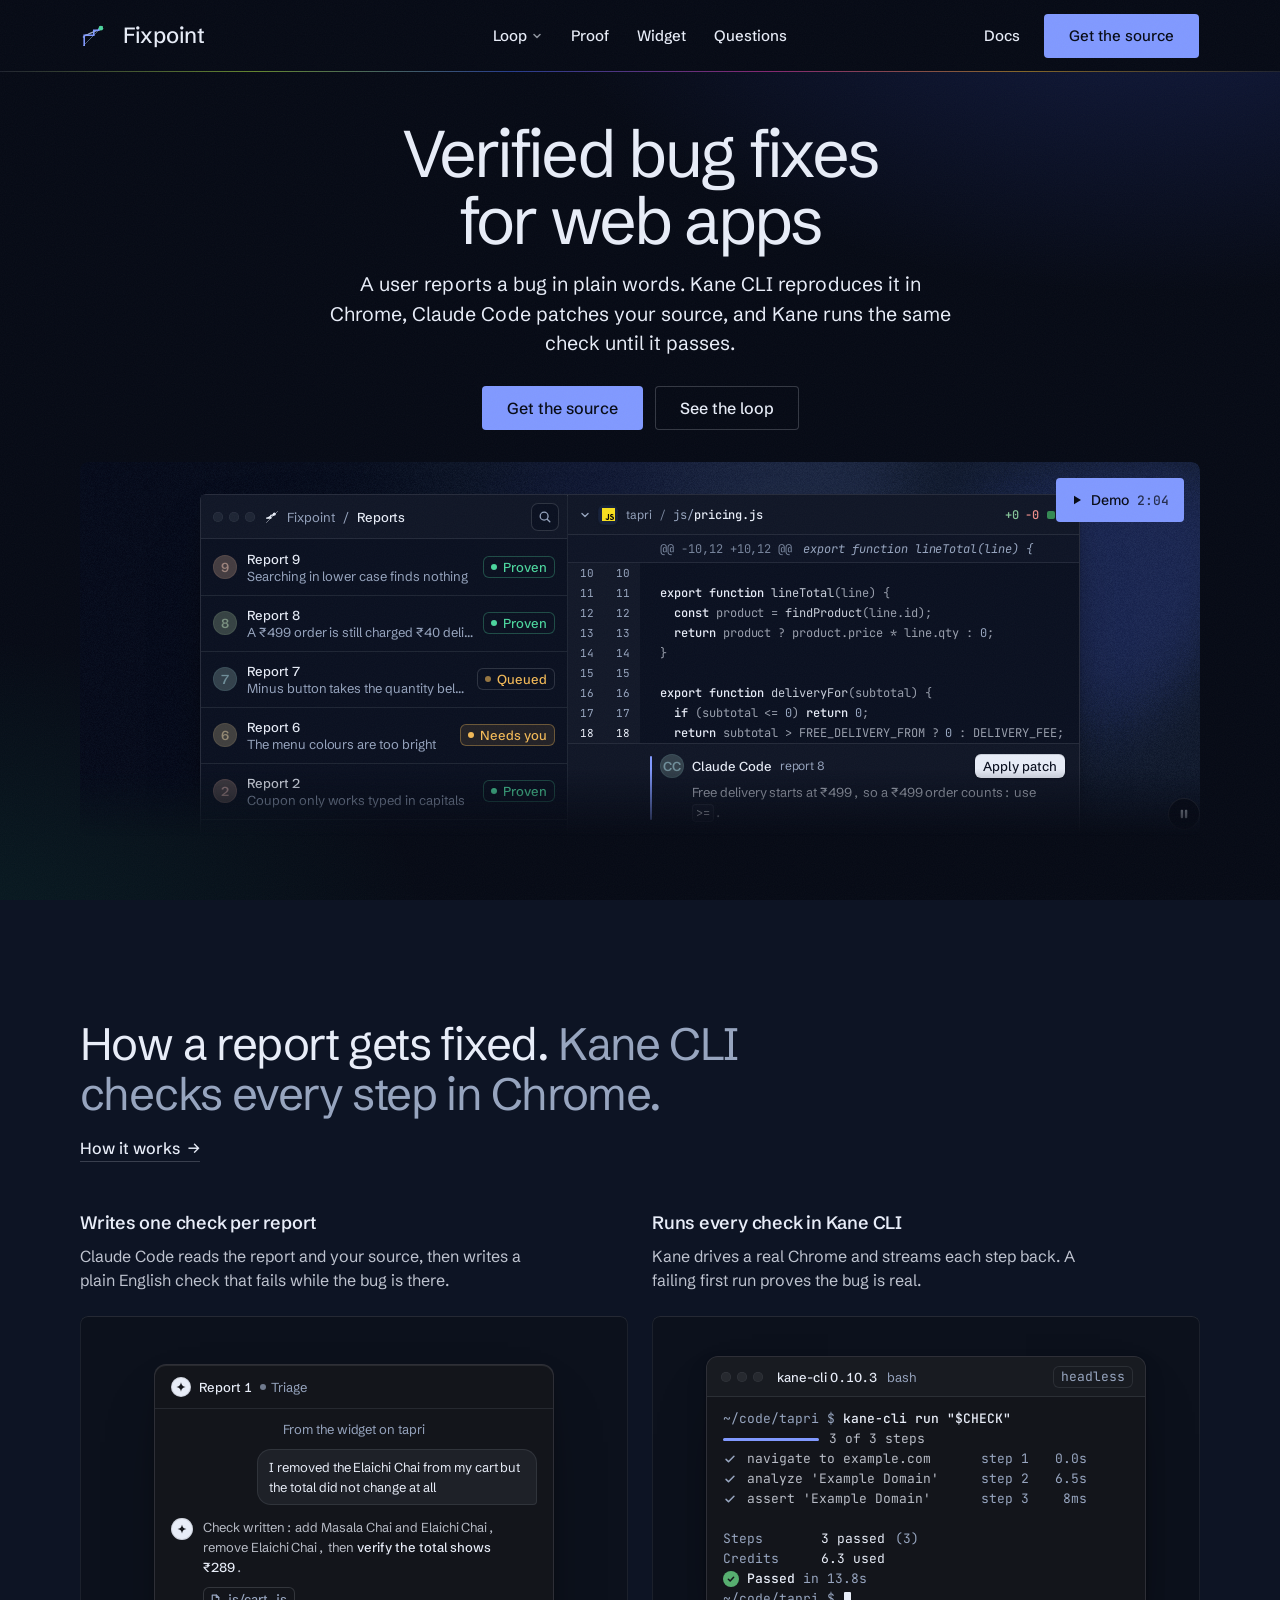
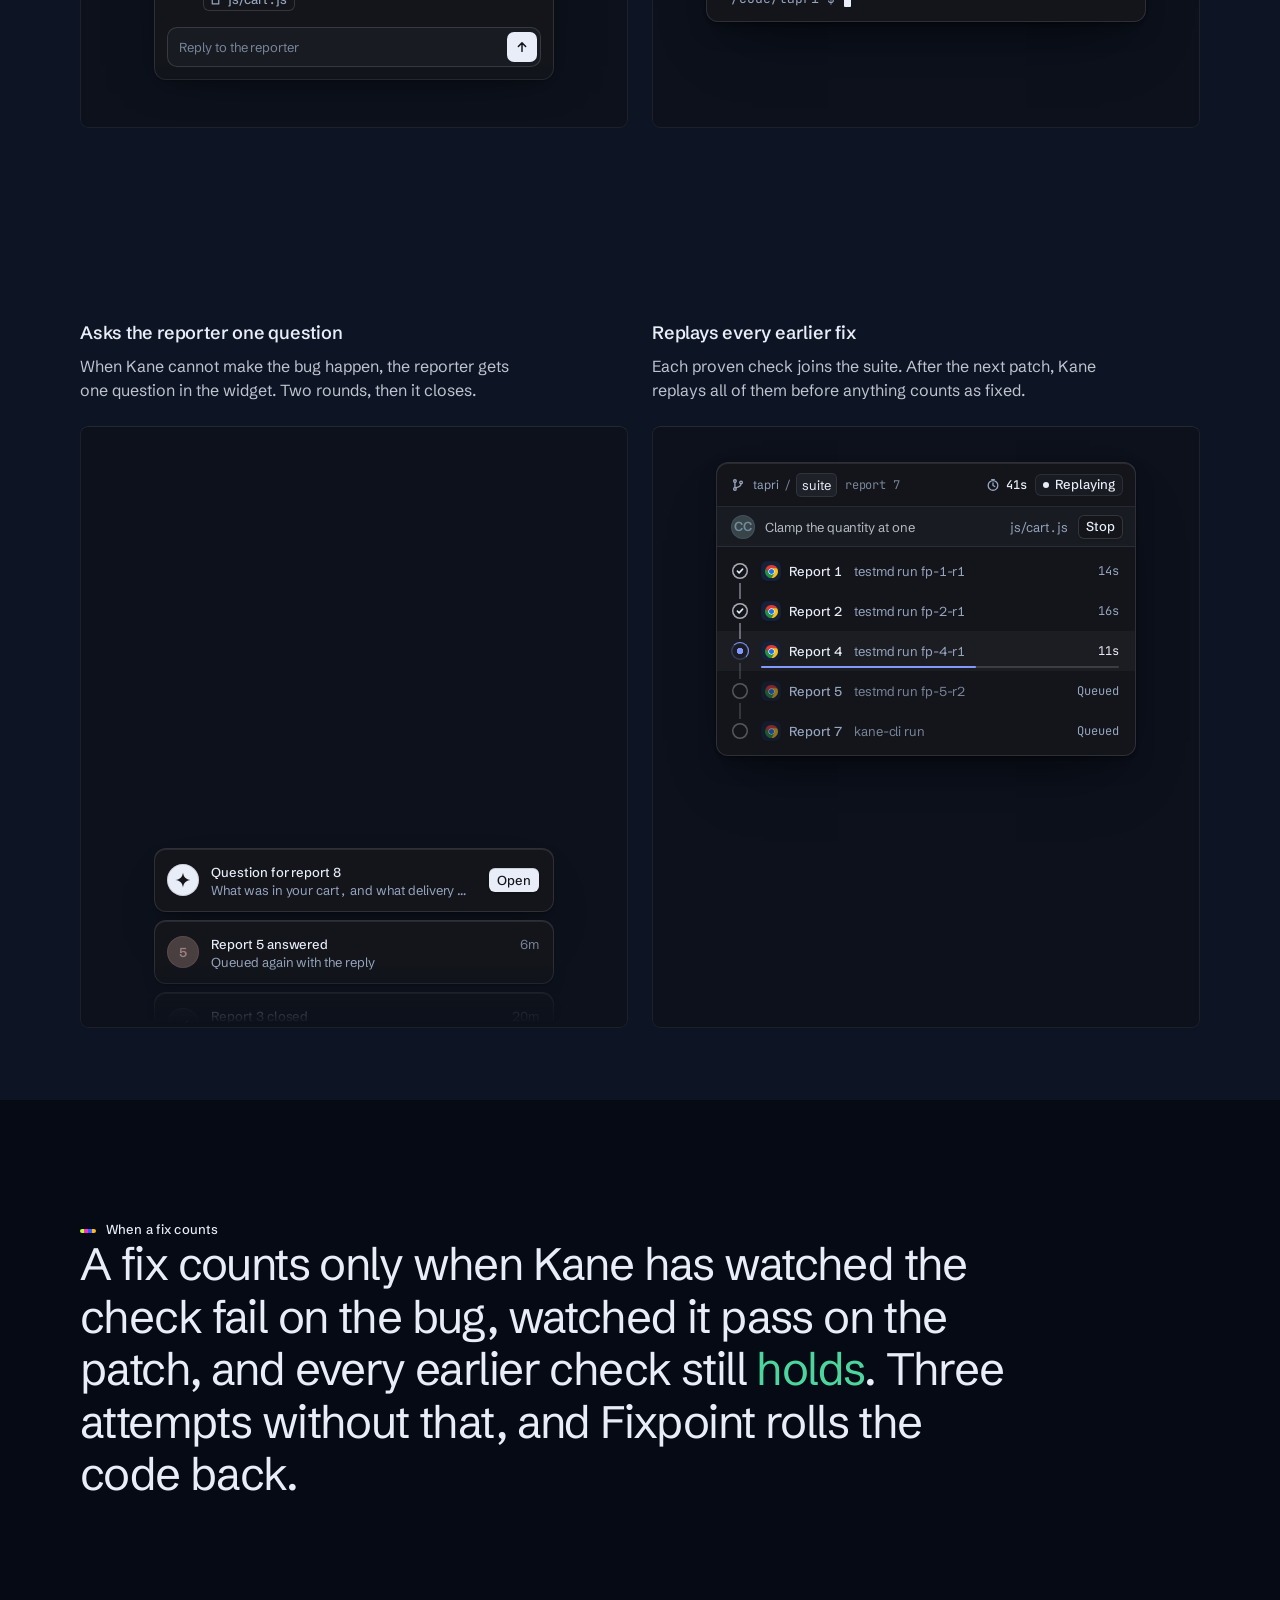
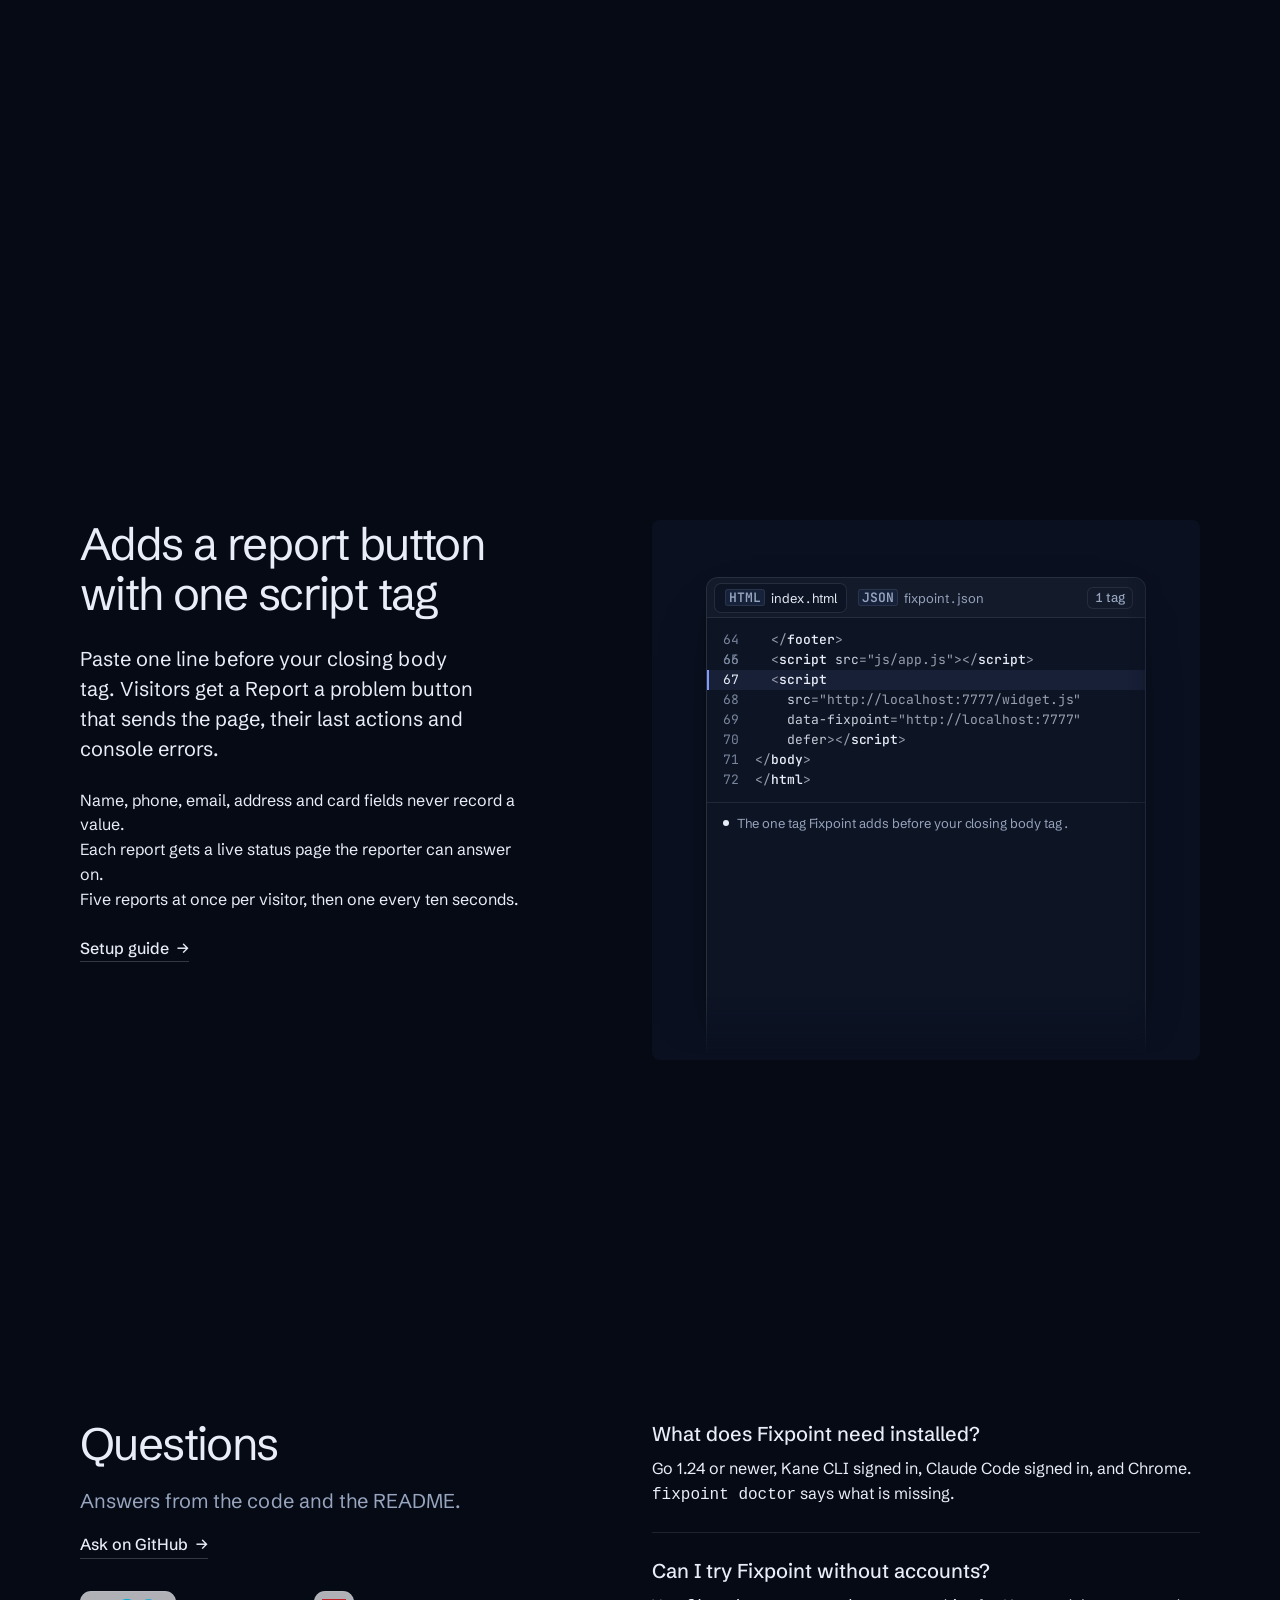
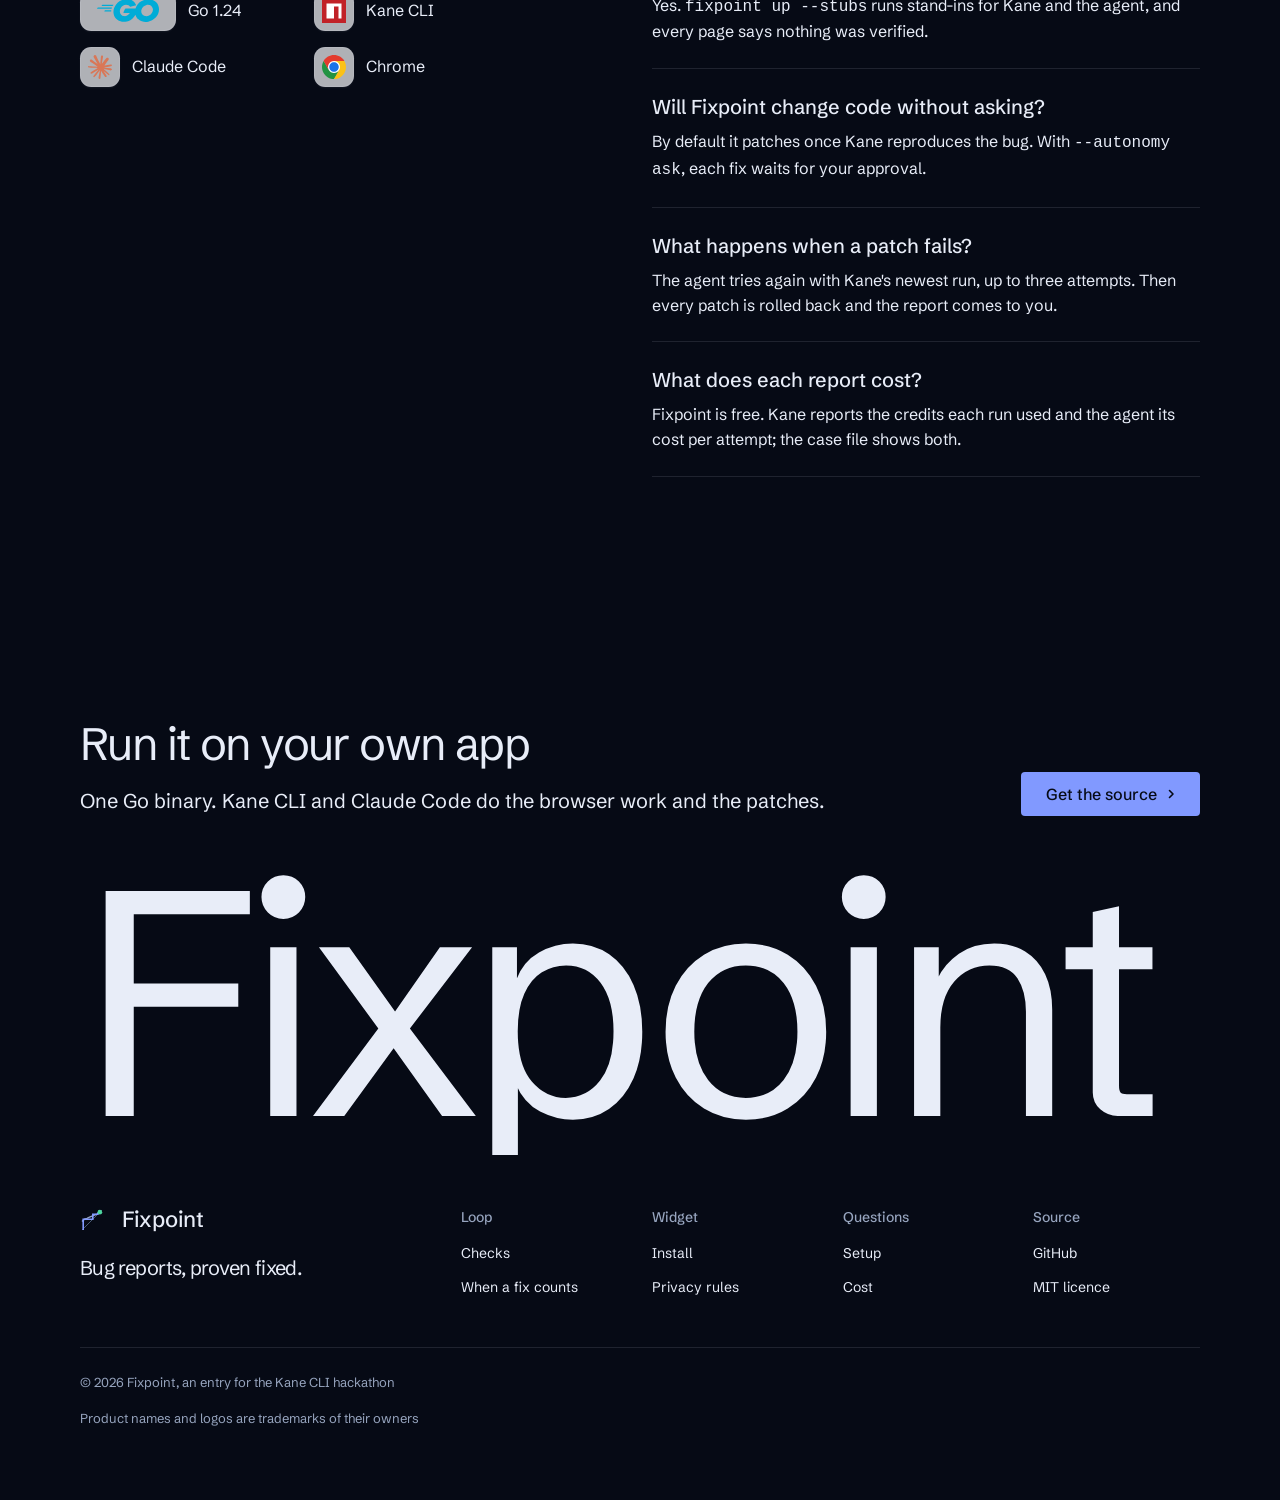
<file: index.html>
<!doctype html>
<html lang="en" data-type="software" data-radius="sharp" data-ground="navy" data-buttons="solid" data-motion>
<head>
<meta charset="utf-8">
<meta name="viewport" content="width=device-width, initial-scale=1, viewport-fit=cover">
<title>Fixpoint: verified bug fixes for web apps</title>
<meta name="description" content="A user reports a bug in plain words; Kane CLI reproduces it in Chrome, Claude Code patches the source and Kane proves the patch. Free and MIT licensed.">
<meta property="og:type" content="website">
<meta property="og:title" content="Fixpoint: verified bug fixes for web apps">
<meta property="og:description" content="Bug reports reproduced, patched and proven in a real browser.">
<meta property="og:image" content="https://manas-sehgxl.github.io/fixpoint/share.jpg">
<meta property="og:url" content="https://manas-sehgxl.github.io/fixpoint/">
<meta name="twitter:card" content="summary_large_image">
<link rel="icon" href="favicon.svg" type="image/svg+xml">
<meta name="theme-color" content="#060A15">
<link rel="canonical" href="https://manas-sehgxl.github.io/fixpoint/">
<meta name="site-kind" content="software">
<meta name="page-type" content="software">
<link rel="preconnect" href="https://fonts.googleapis.com">
<link rel="preconnect" href="https://fonts.gstatic.com" crossorigin>
<link href="https://fonts.googleapis.com/css2?family=Schibsted+Grotesk:wght@400..700&family=JetBrains+Mono:wght@400..500&display=swap" rel="stylesheet">
<link rel="stylesheet" href="assets/system.css">
<link rel="stylesheet" href="assets/ui/cards.css">
<link rel="stylesheet" href="assets/motion/motion.css">
<link rel="stylesheet" href="assets/backgrounds/backgrounds.css">
<link rel="stylesheet" href="assets/layout/layout.css">
<link rel="stylesheet" href="assets/icons/icon.css">
<style>
:root {
  --p-bg: #060A15; --p-surface: #0D1424; --p-ink: #E8EDF8; --p-muted: #97A5BF;
  --p-accent: #8199FF; --p-accent-ink: #060A15; --p-action: #8199FF; --p-action-ink: #060A15;
  --p-inv-bg: #111A2E; --p-inv-surface: #16213A; --p-inv-ink: #E8EDF8; --p-inv-muted: #A3B0C8;
  --p-inv-accent: #8199FF; --p-inv-accent-ink: #060A15; --p-inv-action: #8199FF; --p-inv-action-ink: #060A15;
  --font-display: "Schibsted Grotesk", system-ui, sans-serif;
  --font-text: "Schibsted Grotesk", system-ui, sans-serif;
  --font-mono: "JetBrains Mono", ui-monospace, "SFMono-Regular", Menlo, Consolas, monospace;
  --display-weight: 400;
  --display-tracking: -0.035em;
  --display-tracking-xl: -0.042em;
  --ly-scale: 0.98;
}
</style>
<link rel="stylesheet" href="assets/ui/base.css">
<link rel="stylesheet" href="assets/ui/window/fragment.css">
<link rel="stylesheet" href="assets/ui/diff-review/fragment.css">
<link rel="stylesheet" href="assets/ui/chat/fragment.css">
<link rel="stylesheet" href="assets/ui/terminal-run/fragment.css">
<link rel="stylesheet" href="assets/ui/notify/fragment.css">
<link rel="stylesheet" href="assets/ui/pipeline-board/fragment.css">
<link rel="stylesheet" href="assets/ui/code/fragment.css">
<link rel="stylesheet" href="assets/fixpoint.css">
<script>document.documentElement.classList.add('m-enter');setTimeout(()=>document.documentElement.classList.add('m-enter-done'),700)</script>
<script src="assets/backgrounds/backgrounds.js"></script>
<script>document.documentElement.classList.add('mo-js');setTimeout(()=>document.documentElement.classList.add('mo-safe'),2500)</script>
<link rel="modulepreload" href="assets/moments/moments.js">
<link rel="modulepreload" href="assets/moments/lib.js">
<link rel="modulepreload" href="assets/moments/word-highlight/moment.js">
<link rel="modulepreload" href="assets/moments/liquid-type/moment.js">
<style>
  /* A dynamic bar (the client asked for it, over the kit's still nav): past the hero it condenses into a
     floating pill, its contents on the page's own container edges; a soft marker slides under the word of the section on screen; a thin line tracks the
     page. Desktop only: phones keep the kit's sheet. */
  .nav__links { position: relative; }
  .nav__marker { position: absolute; top: 50%; left: 0; height: 36px; width: var(--mw, 0px); border-radius: 999px; translate: var(--mx, 0px) -50%;
    background: color-mix(in oklab, var(--ink) 9%, transparent); opacity: 0; pointer-events: none;
    transition: translate 500ms cubic-bezier(.22,1,.36,1), width 500ms cubic-bezier(.22,1,.36,1), opacity 300ms ease; }
  .nav__links.has-current .nav__marker { opacity: 1; }
  .nav__links.has-current .nav__item > .nav__link { color: var(--muted); }
  .nav__links.has-current .nav__item > .nav__link.is-current { color: var(--ink); }
  .nav__progress { position: absolute; left: 24px; right: 24px; bottom: -1px; height: 2px; border-radius: 2px; background: var(--action);
    transform-origin: 0 50%; transform: scaleX(var(--p, 0)); opacity: 0; transition: opacity 300ms ease; pointer-events: none; }
  @media (min-width: 1024px) {
    header.nav { transition: background-color 400ms ease, border-color 400ms ease; }
    header.nav > .nav__bar { position: relative; border: 1px solid transparent; border-radius: 999px;
      transition: width 600ms cubic-bezier(.22,1,.36,1), height 600ms cubic-bezier(.22,1,.36,1), margin-top 600ms cubic-bezier(.22,1,.36,1), padding 600ms cubic-bezier(.22,1,.36,1), background-color 400ms ease, border-color 400ms ease, box-shadow 400ms ease; }
    header.nav.is-condensed { background: transparent; border-bottom-color: transparent; pointer-events: none; }
    header.nav.is-condensed > .nav__bar { pointer-events: auto; width: calc(min(100% - 2 * var(--gut), var(--container)) + 40px); height: 56px; margin-top: 10px; padding: 0 20px; gap: var(--s-6);
      background: color-mix(in oklab, var(--bg) 86%, transparent); -webkit-backdrop-filter: blur(16px) saturate(150%); backdrop-filter: blur(16px) saturate(150%);
      border-color: var(--line); box-shadow: 0 20px 44px -24px rgb(0 0 0 / .85); }
    header.nav.is-condensed .nav__logo { font-size: 19px; }
    header.nav.is-condensed .nav__progress { opacity: 1; }
  }
  @media (max-width: 1023px) { .nav__marker, .nav__progress { display: none; } }
  @media (prefers-reduced-motion: reduce) { header.nav, header.nav > .nav__bar, .nav__marker { transition: none; } }
  /* app-frame (sections-library.md), here as the centred hero's window */
  .app.ui { display: grid; grid-template-columns: minmax(0, 5fr) minmax(0, 7fr); background: var(--u-bg); border: 1px solid var(--u-border); border-radius: var(--u-r); box-shadow: var(--u-shadow); }
  .app > .app__pane { position: relative; min-width: 0; min-height: 0; overflow: hidden; }
  .app > .app__pane + .app__pane { border-left: 1px solid var(--u-line); }
  .app > .app__pane > .ui-panel { width: 100%; border: 0; border-radius: 0; box-shadow: none; }
  .app > .app__pane::after { content: ""; position: absolute; inset: auto 0 0 0; height: 64px; background: linear-gradient(transparent, var(--u-bg)); pointer-events: none; }
  .hero__window > .app { height: 440px; }
  @media (max-width: 1023px) {
    .app.ui { grid-template-columns: minmax(0, 1fr); }
    .app > .app__pane--list { display: none; }
    .app > .app__pane + .app__pane { border-left: 0; }
  }
  /* the widget's editor is a navy panel, like the console's */
  #widget .frame .ui { --u-bg: #0D1424; --u-fill-2: #16213A; }
  #widget .frame { min-height: 540px; }
  @media (max-width: 639px) { #widget .frame { min-height: 0; --ratio: 72%; } #widget .facts-list, #widget .link { display: none; } #widget .ui-code__pre { font-size: 11px; } #widget .ui-code__ln { padding-right: 4px; padding-left: 36px; } #widget .ui-code__tab + .ui-code__tab, #widget .ui-code__chip { display: none; } }
  /* the hero lead is read as body text: the ink, 7:1 */
  .hero--centred .hero__lead { color: var(--ink); }
  /* the pause buttons in the hero frame ring in the ink */
  .hero__window .loop-pause:focus-visible { outline-color: #E8EDF8; }
  /* the tools Fixpoint runs on, beside the questions */
  .tool-row { list-style: none; margin: var(--s-6) 0 0; padding: 0; display: grid; grid-template-columns: repeat(2, minmax(0, 1fr)); gap: var(--s-4); }
  .tool-row li { display: flex; align-items: center; gap: var(--s-3); font-size: var(--t-body); }
  /* close-word: the name from line to line (it sets at 3.36 x its size) */
  #contact .close__word { font-size: calc(min(100vw - 160px, 1280px) / 3.5); line-height: .96; }
  @media (max-width: 1023px) { #contact .close__word { font-size: calc((100vw - 96px) / 3.5); } }
  @media (max-width: 639px) { #contact .close__word { font-size: calc((100vw - 48px) / 3.5); } }
  #how .section-head .link { justify-self: start; width: max-content; }
  #how .panel { --p-h: 360px; }
  /* tablets: the four cards as one screen (no second group), the FAQ to four questions */
  @media (min-width: 640px) and (max-width: 1023px) {
    #how { --h: 1; }
    #how > .wrap { display: block; }
    #how > .wrap > .grid { margin-top: var(--s-5); }
    #how .panel { --p-h: 188px; }
    #faq .t-lead, #faq .span-5 > .link { display: none; }
  }
  @media (max-width: 639px) { .hero__c .pill .muted { display: none; } #faq .t-lead, #faq .span-5 > .link, #faq .faq__item:nth-of-type(n+4) { display: none; } }
  @media (min-width: 1024px) and (max-width: 1279px) { #how .panel { --p-h: 256px; } }
  /* a phone keeps three cards, titles and panels, in two screens: the suite card and the card lines go */
  @media (max-width: 639px) { #how .panel { --p-h: 340px; } #how .ui-chat__day { display: none; } #how .card > p { display: none; } #how :is(.card--suite, .card--triage) { display: none; } }
</style>
</head>
<body>
<!-- type: software (a developer tool)
     deal: hero centred, palette graphite-safety-orange (the dealer's own developer-tool dark palette, taken over its first
     white one because the client asked for a bold dark developer look), type schibsted, radius sharp, nav-centre,
     close close-word, footer footer-columns, rhythm surface-pairs, buttons solid, mark arc, lit ground sand
     effect: grain-gradient in the hero frame; card ground: gradient-mesh (one group, #how)
     moments: liquid-type on the hero headline (dealt; the client asked for a fun page); word-highlight in #promise -->
<header class="nav nav--centre">
  <div class="wrap nav__bar">
    <a class="skip-link" href="#top">Skip to content</a>
    <a class="nav__logo" href="#top"><svg class="mark-fp" viewBox="0 0 24 24" width="24" height="24" aria-hidden="true"><path d="M2 22L22 2" stroke="#4A5B75" stroke-width="1"/><path d="M2 13.6L4.5 11.2L7 10.3L9.5 9.2L12 8.1L14.5 7L17 6.1L19.5 5.1L22 4.4" fill="none" stroke="#97A5BF" stroke-width="1.4"/><path d="M3.2 22V11.2H12.8V6.2H17.8V4.6" fill="none" stroke="#8199FF" stroke-width="1.6"/><circle cx="19.85" cy="4.15" r="2.3" fill="#4CD69E"/></svg>Fixpoint</a>
    <nav class="nav__links" aria-label="Main">
      <span class="nav__marker" aria-hidden="true"></span>
      <div class="nav__item">
        <a class="nav__link" href="#how">Loop <svg class="chev" viewBox="0 0 12 12" aria-hidden="true"><path d="M3 4.5l3 3 3-3" fill="none" stroke="currentColor" stroke-width="1.5" stroke-linecap="round" stroke-linejoin="round"/></svg></a>
        <div class="nav__menu">
          <div class="wrap grid">
            <div class="menu-col span-3">
              <p class="t-label">Each report</p>
              <a href="#how">Check<span>One browser check per report</span></a>
              <a href="#how">Reproduce<span>Kane fails it in Chrome</span></a>
              <a href="#top">Fix<span>Claude Code patches the source</span></a>
              <a href="#how">Prove<span>Kane replays every fix</span></a>
            </div>
            <div class="menu-col span-3">
              <p class="t-label">Safety</p>
              <a href="#promise">Rollback<span>After three failed attempts</span></a>
              <a href="#how">Questions<span>One to the reporter</span></a>
              <a href="#faq">Approval<span>Fix only when you say so</span></a>
            </div>
            <a class="menu-card span-3 start-10" href="#how">
              <div class="panel"><img class="frame__img" src="console.jpg" alt="The Fixpoint board with five reports" width="1200" height="750" loading="lazy"></div>
              <span class="t-card">The console</span>
              <span class="t-small muted">Every report, live</span>
            </a>
          </div>
        </div>
      </div>
      <div class="nav__item"><a class="nav__link" href="#promise">Proof</a></div>
      <div class="nav__item"><a class="nav__link" href="#widget">Widget</a></div>
      <div class="nav__item"><a class="nav__link" href="#faq">Questions</a></div>
    </nav>
    <div class="nav__actions">
      <a class="nav__link" href="https://github.com/Manas-Sehgxl/fixpoint#readme">Docs</a>
      <a class="btn btn--primary" href="https://github.com/Manas-Sehgxl/fixpoint">Get the source</a>
    </div>
    <span class="nav__progress" aria-hidden="true"></span>
    <button class="nav__toggle" type="button" aria-expanded="false" aria-label="Menu">
      <svg width="18" height="18" viewBox="0 0 18 18" aria-hidden="true"><path d="M2 5h14M2 13h14" stroke="currentColor" stroke-width="1.6" stroke-linecap="round"/></svg>
    </button>
  </div>
</header>

<main id="top">
  <section class="hero hero--centred" data-enter aria-labelledby="hero-h">
    <div class="wrap"><div class="hero-text">
      <div class="hero__c" data-moment="liquid-type">
        <h1 id="hero-h" class="mo-lt__type">Verified bug fixes for web apps</h1>
        <p class="hero__lead">A user reports a bug in plain words. Kane CLI reproduces it in Chrome, Claude Code patches your source, and Kane runs the same check until it passes.</p>
        <div class="btn-row"><a class="btn btn--primary" href="https://github.com/Manas-Sehgxl/fixpoint">Get the source</a><a class="btn btn--secondary" href="#how">See the loop</a></div>
      </div>
      <div class="hero__window" data-fx="grain-gradient" data-fx-seed="7" data-fx-palette='{"bg":"#0A1020","surface":"#111A2E","ink":"#E8EDF8","muted":"#97A5BF","accent":"#2C3C86"}'>
        <div class="ly-piece ui app" data-ui-pause-host role="img" aria-label="The Fixpoint console: the report queue, and the patch for report 8 in js/pricing.js waiting for Kane to check it">
          <div class="app__pane app__pane--list">
            <div class="ui ui-panel ui-win" data-ui="window" data-open="Queued" data-work="Fixing" data-done="Proven">
              <div class="ui-win__bar">
                <span class="ui-dots" aria-hidden="true"><i></i><i></i><i></i></span>
                <span class="ui-win__crumb"><svg class="ui-brand" aria-hidden="true" viewBox="0 0 24 24" fill="none"><path d="M2 22 22 2" stroke="currentColor" stroke-width="1.6" opacity=".5"/><path d="M2 14h8V9h5V6" stroke="currentColor" stroke-width="2"/><circle cx="16" cy="7" r="2.6" fill="currentColor"/></svg>Fixpoint <i>/</i> <b>Reports</b></span>
                <span class="ui-spacer"></span>
                <span class="ui-win__search" aria-hidden="true"><svg class="ui-icon" viewBox="0 0 16 16"><circle cx="7" cy="7" r="4.5"/><path d="m10.5 10.5 3 3"/></svg><span class="ui-win__ph">Search</span><span class="ui-kbd">/</span></span>
              </div>
              <div class="ui-win__body">
                <nav class="ui-win__side" aria-hidden="true">
                  <span class="ui-win__nav is-on"><svg class="ui-icon" viewBox="0 0 16 16"><path d="M2.5 9h3l1 1.5h3l1-1.5h3"/><path d="M2.5 9 4 3.5h8L13.5 9v3.5h-11z"/></svg>All<em>9</em></span>
                  <span class="ui-win__nav"><svg class="ui-icon" viewBox="0 0 16 16"><circle cx="8" cy="8" r="5.5"/><path d="M8 5v3l2 1.5"/></svg>In progress<em>3</em></span>
                  <span class="ui-win__nav"><svg class="ui-icon" viewBox="0 0 16 16"><circle cx="8" cy="6" r="2.5"/><path d="M3.5 13.5c.6-2.3 2.4-3.5 4.5-3.5s3.9 1.2 4.5 3.5"/></svg>Needs you<em>1</em></span>
                  <span class="ui-win__nav"><svg class="ui-icon" viewBox="0 0 16 16"><path d="m3.5 8.4 2.8 2.8 6.2-6.4"/></svg>Proven</span>
                  <span class="ui-win__label">Apps</span>
                  <span class="ui-win__nav"><span class="ui-win__hash">#</span>tapri</span>
                </nav>
                <div class="ui-win__main">
                  <div class="ui-win__cols" aria-hidden="true"><span>Report</span><span>Check</span><span>Status</span><span>Filed</span></div>
                  <ul class="ui-win__rows">
                    <li class="ui-win__row" data-row><span class="ui-avatar" data-tone="1">9</span><span class="ui-win__who">Report 9</span><span class="ui-win__sub">Searching in lower case finds nothing</span><span class="ui-win__st" data-st>Queued</span><span class="ui-win__age">1m</span></li>
                    <li class="ui-win__row" data-row><span class="ui-avatar" data-tone="3">8</span><span class="ui-win__who">Report 8</span><span class="ui-win__sub">A ₹499 order is still charged ₹40 delivery</span><span class="ui-win__st" data-st>Queued</span><span class="ui-win__age">4m</span></li>
                    <li class="ui-win__row" data-row><span class="ui-avatar" data-tone="4">7</span><span class="ui-win__who">Report 7</span><span class="ui-win__sub">Minus button takes the quantity below one</span><span class="ui-win__st" data-st>Queued</span><span class="ui-win__age">9m</span></li>
                    <li class="ui-win__row" data-row><span class="ui-avatar" data-tone="2">6</span><span class="ui-win__who">Report 6</span><span class="ui-win__sub">The menu colours are too bright</span><span class="ui-win__st is-you" data-st>Needs you</span><span class="ui-win__age">14m</span></li>
                    <li class="ui-win__row" data-row><span class="ui-avatar" data-tone="5">2</span><span class="ui-win__who">Report 2</span><span class="ui-win__sub">Coupon only works typed in capitals</span><span class="ui-win__st is-done" data-st>Proven</span><span class="ui-win__age">31m</span></li>
                    <li class="ui-win__row" data-row><span class="ui-avatar" data-tone="3">1</span><span class="ui-win__who">Report 1</span><span class="ui-win__sub">Total stays the same after removing a pouch</span><span class="ui-win__st is-done" data-st>Proven</span><span class="ui-win__age">38m</span></li>
                  </ul>
                </div>
              </div>
            </div>
          </div>
          <div class="app__pane app__pane--open" data-ui-loop>
            <div class="ui ui-panel ui-diff" data-ui="diff-review">
              <div class="ui-diff__head">
                <svg class="ui-icon ui-diff__fold" viewBox="0 0 16 16" aria-hidden="true"><path d="m4.5 6.25 3.5 3.5 3.5-3.5"/></svg>
                <span class="ui-diff__tool" aria-hidden="true"><img data-icon="javascript" src="assets/icons/javascript.svg" alt="" width="16" height="16"></span>
                <span class="ui-diff__repo">tapri</span><i class="ui-diff__slash" aria-hidden="true">/</i>
                <span class="ui-diff__path"><span class="ui-diff__dir">js/</span><b>pricing.js</b></span>
                <span class="ui-spacer"></span>
                <span class="ui-diff__stat"><b class="is-add"><span class="ui-diff__was">+0</span><span class="ui-diff__now">+1</span></b><b class="is-del"><span class="ui-diff__was">&minus;0</span><span class="ui-diff__now">&minus;1</span></b><span class="ui-diff__bar" aria-hidden="true"><i class="is-add"></i><i class="is-del"></i></span></span>
              </div>
              <div class="ui-diff__hunk"><span>@@ -10,12 +10,12 @@</span> <em class="ui-diff__sig">export function lineTotal(line) {</em></div>
              <div class="ui-diff__lines">
                <div class="ui-diff__ln"><i>10</i><i>10</i><span class="ui-diff__code" data-i="0"></span></div>
                <div class="ui-diff__ln"><i>11</i><i>11</i><span class="ui-diff__code" data-i="0"><span class="k">export function</span> <span class="f">lineTotal</span>(line) {</span></div>
                <div class="ui-diff__ln"><i>12</i><i>12</i><span class="ui-diff__code" data-i="1"><span class="ui-diff__ind">  </span><span class="k">const</span> product = <span class="f">findProduct</span>(line.id);</span></div>
                <div class="ui-diff__ln"><i>13</i><i>13</i><span class="ui-diff__code" data-i="1"><span class="ui-diff__ind">  </span><span class="k">return</span> product ? product.price * line.qty : <span class="n">0</span>;</span></div>
                <div class="ui-diff__ln"><i>14</i><i>14</i><span class="ui-diff__code" data-i="0">}</span></div>
                <div class="ui-diff__ln"><i>15</i><i>15</i><span class="ui-diff__code" data-i="0"></span></div>
                <div class="ui-diff__ln"><i>16</i><i>16</i><span class="ui-diff__code" data-i="0"><span class="k">export function</span> <span class="f">deliveryFor</span>(subtotal) {</span></div>
                <div class="ui-diff__ln"><i>17</i><i>17</i><span class="ui-diff__code" data-i="1"><span class="ui-diff__ind">  </span><span class="k">if</span> (subtotal &lt;= <span class="n">0</span>) <span class="k">return</span> <span class="n">0</span>;</span></div>
                <div class="ui-diff__ln is-target" data-diff-target><i>18</i><i>18</i><span class="ui-diff__code" data-i="1"><span class="ui-diff__ind">  </span><span class="k">return</span> subtotal <mark class="ui-diff__w">&gt;</mark> FREE_DELIVERY_FROM ? <span class="n">0</span> : DELIVERY_FEE;</span></div>
                <div class="ui-diff__sug" data-diff-sug><div class="ui-diff__ln is-add"><i></i><i>18</i><span class="ui-diff__code" data-i="1"><span class="ui-diff__ind">  </span><span class="k">return</span> subtotal <mark class="ui-diff__w">&gt;=</mark> FREE_DELIVERY_FROM ? <span class="n">0</span> : DELIVERY_FEE;</span></div></div>
                <div class="ui-diff__thread">
                  <div class="ui-diff__by">
                    <span class="ui-avatar" data-tone="4">CC</span>
                    <span class="ui-diff__name">Claude Code</span>
                    <span class="ui-diff__time">report 8</span>
                    <span class="ui-spacer"></span>
                    <span class="ui-diff__act" data-diff-act>
                      <button class="ui-btn ui-btn--sm ui-diff__apply" type="button" tabindex="-1" data-diff-apply><span class="ui-diff__lbl">Apply patch</span><i class="ui-diff__spin" aria-hidden="true"></i></button>
                      <span class="ui-chip ui-diff__done"><svg viewBox="0 0 16 16" aria-hidden="true"><path d="m4 8.4 2.6 2.6L12 5.4" fill="none" stroke="currentColor" stroke-width="1.8" stroke-linecap="round" stroke-linejoin="round"/></svg>Kane passed</span>
                    </span>
                  </div>
                  <div class="ui-diff__msg">Free delivery starts at ₹499, so a ₹499 order counts: use <code>&gt;=</code>.</div>
                </div>
                <div class="ui-diff__ln"><i>19</i><i>19</i><span class="ui-diff__code" data-i="0">}</span></div>
                <div class="ui-diff__ln"><i>20</i><i>20</i><span class="ui-diff__code" data-i="0"></span></div>
                <div class="ui-diff__ln"><i>21</i><i>21</i><span class="ui-diff__code" data-i="0"><span class="k">export function</span> <span class="f">priceCart</span>(lines, coupon) {</span></div>
              </div>
            </div>
          </div>
          </div>
          <div class="hero-film" data-hero-film>
          <video class="hero-film__video" muted loop playsinline preload="none" poster="assets/video/preview.jpg" aria-hidden="true" tabindex="-1">
            <source src="assets/video/preview.mp4" type="video/mp4">
          </video>
          <button class="btn btn--primary hero-film__play" type="button" data-film-play aria-label="Play the demo, 2 minutes 4 seconds"><svg viewBox="0 0 12 12" width="12" height="12" aria-hidden="true"><path d="M3 1.8v8.4L10 6z" fill="currentColor"/></svg>Demo<span class="hero-film__len">2:04</span></button>
        </div>
      </div>
      </div>
    </div></div>
  </section>

  <section class="section g2 ground-surface" id="how" aria-labelledby="how-h">
    <div class="wrap">
      <div class="group">
        <div class="section-head">
          <h2 id="how-h">How a report gets fixed. <span class="muted">Kane CLI checks every step in Chrome.</span></h2>
          <a class="link" href="https://github.com/Manas-Sehgxl/fixpoint#how-the-loop-works">How it works</a>
        </div>
        <div class="grid">
          <article class="card card--row card--open span-6 m-nolift card--triage">
            <h3>Writes one check per report</h3>
            <p>Claude Code reads the report and your source, then writes a plain English check that fails while the bug is there.</p>
            <div class="panel" data-fx="gradient-mesh" data-fx-seed="21" data-fx-palette='{"bg":"#0A1020","surface":"#111A2E","ink":"#E8EDF8","muted":"#97A5BF","accent":"#2C3C86"}' data-fx-params='{"speed":0,"calm":0.2,"calmX":0.45,"calmY":0.95,"tint":0.22,"relief":0.25}' style="--calm-k:0%">
              <div class="stage stage--fade-b"><div class="at-rise fit" style="--fit-max:400px;--ax:max(24px, 50% - 200px);--ay:48px;--ay-sm:24px" data-ui-loop>
                <div class="ui ui-panel ui-chat" data-ui="chat">
                  <div class="ui-head"><span class="ui-agent" aria-hidden="true"></span><div class="ui-title">Report 1</div><span class="ui-chat__online">Triage</span><span class="ui-spacer"></span></div>
                  <div class="ui-chat__body">
                    <div class="ui-chat__day">From the widget on tapri</div>
                    <div class="ui-msg ui-msg--me" data-chat-q><span class="ui-msg__text">I removed the Elaichi Chai from my cart but the total did not change at all</span></div>
                    <div class="ui-msg ui-msg--bot" data-chat-a>
                      <span class="ui-agent ui-msg__av" aria-hidden="true"></span>
                      <span class="ui-msg__col">
                        <span class="ui-chat__typing" aria-hidden="true"><i></i><i></i><i></i></span>
                        <span class="ui-chat__answer">Check written: add Masala Chai and Elaichi Chai, remove Elaichi Chai, then <b>verify the total shows ₹289</b>.</span>
                        <span class="ui-chat__srcs"><span class="ui-chat__src"><svg class="ui-icon" viewBox="0 0 16 16"><path d="M4 2.5h5l3 3v8H4z"/><path d="M9 2.5v3h3"/></svg>js/cart.js</span></span>
                      </span>
                    </div>
                  </div>
                  <div class="ui-chat__input"><span class="ui-chat__ph">Reply to the reporter</span><span class="ui-chat__send" aria-hidden="true"><svg viewBox="0 0 16 16" width="14" height="14"><path d="M8 13V3.5M3.8 7.5 8 3.3l4.2 4.2" fill="none" stroke="currentColor" stroke-width="1.7" stroke-linecap="round" stroke-linejoin="round"/></svg></span></div>
                </div>
              </div></div>
            </div>
          </article>
          <article class="card card--row card--open span-6 m-nolift">
            <h3>Runs every check in Kane CLI</h3>
            <p>Kane drives a real Chrome and streams each step back. A failing first run proves the bug is real.</p>
            <div class="panel" data-fx="gradient-mesh" data-fx-seed="22" data-fx-palette='{"bg":"#0A1020","surface":"#111A2E","ink":"#E8EDF8","muted":"#97A5BF","accent":"#1D5E5A"}' data-fx-params='{"speed":0,"calm":0.2,"calmX":0.5,"calmY":0.95,"tint":0.22,"relief":0.25}' style="--calm-k:0%">
              <div class="stage"><div class="at-rise fit" style="--fit-max:440px;--ax:max(24px, 50% - 220px);--ay:40px;--ay-sm:24px">
                <div class="ui ui-panel ui-term" data-ui="terminal-run">
                  <div class="ui-term__head">
                    <span class="ui-dots" aria-hidden="true"><i></i><i></i><i></i></span>
                    <span class="ui-term__title">kane-cli 0.10.3</span>
                    <span class="ui-meta">bash</span>
                    <span class="ui-spacer"></span>
                    <span class="ui-chip ui-chip--plain ui-term__branch">headless</span>
                  </div>
                  <div class="ui-term__screen" data-term-screen>
                    <div class="ui-term__track" data-term-track>
                      <div class="ui-term__ln ui-term__cmd"><span class="ui-term__cwd">~/<span class="ui-term__up">code/</span>tapri</span><span class="ui-term__sig">$</span><span class="ui-term__typed" data-term-cmd>kane-cli run "$CHECK"</span></div>
                      <div class="ui-term__ln ui-term__meter" data-term-out data-term-meter><span class="ui-term__bar" style="--p:1"><i></i></span><span class="ui-term__count" data-term-count>3 of 3 steps</span></div>
                      <div class="ui-term__ln ui-term__log" data-term-out data-term-step><svg class="ui-term__tick" viewBox="0 0 16 16" aria-hidden="true"><path d="m3.5 8.4 2.8 2.8 6.2-6.4"/></svg><span class="ui-term__path">navigate to example.com</span><span class="ui-term__n">step 1</span><span class="ui-term__t">0.0s</span></div>
                      <div class="ui-term__ln ui-term__log" data-term-out data-term-step><svg class="ui-term__tick" viewBox="0 0 16 16" aria-hidden="true"><path d="m3.5 8.4 2.8 2.8 6.2-6.4"/></svg><span class="ui-term__path">analyze 'Example Domain'</span><span class="ui-term__n">step 2</span><span class="ui-term__t">6.5s</span></div>
                      <div class="ui-term__ln ui-term__log" data-term-out data-term-step><svg class="ui-term__tick" viewBox="0 0 16 16" aria-hidden="true"><path d="m3.5 8.4 2.8 2.8 6.2-6.4"/></svg><span class="ui-term__path">assert 'Example Domain'</span><span class="ui-term__n">step 3</span><span class="ui-term__t">8ms</span></div>
                      <div class="ui-term__ln ui-term__gap" data-term-out aria-hidden="true"></div>
                      <div class="ui-term__ln ui-term__sum" data-term-out><span class="ui-term__key">Steps</span><span class="ui-term__val">3 passed</span><span class="ui-term__dim">(3)</span></div>
                      <div class="ui-term__ln ui-term__sum" data-term-out><span class="ui-term__key">Credits</span><span class="ui-term__val">6.3 used</span></div>
                      <div class="ui-term__ln ui-term__done" data-term-out data-term-done><span class="ui-term__ok"><svg viewBox="0 0 16 16" aria-hidden="true"><path d="m4.5 8.3 2.4 2.4 4.6-5"/></svg></span><b>Passed</b><span class="ui-term__dim">in 13.8s</span></div>
                      <div class="ui-term__ln ui-term__cmd" data-term-next><span class="ui-term__cwd">~/<span class="ui-term__up">code/</span>tapri</span><span class="ui-term__sig">$</span><span class="ui-term__typed"></span><i class="ui-term__caret" aria-hidden="true"></i></div>
                    </div>
                  </div>
                </div>
              </div></div>
            </div>
          </article>
        </div>
      </div>
      <div class="grid">
        <article class="card card--row card--open span-6 m-nolift">
          <h3>Asks the reporter one question</h3>
          <p>When Kane cannot make the bug happen, the reporter gets one question in the widget. Two rounds, then it closes.</p>
          <div class="panel" data-fx="gradient-mesh" data-fx-seed="23" data-fx-palette='{"bg":"#0A1020","surface":"#111A2E","ink":"#E8EDF8","muted":"#97A5BF","accent":"#2C3C86"}' data-fx-params='{"speed":0,"calm":0.2,"calmX":0.5,"calmY":0.95,"tint":0.22,"relief":0.25}' style="--calm-k:0%">
            <div class="stage stage--fade-b"><div class="at-rise fit" style="--fit-max:400px;--ax:max(24px, 50% - 200px);--ay:calc(100% - 180px);--ay-sm:calc(100% - 180px)">
              <div class="ui ui-notify" data-ui="notify">
                <ul class="ui-notify__list" data-notify-list>
                  <li class="ui-note"><span class="ui-agent ui-note__av" aria-hidden="true"></span><span class="ui-note__text"><span class="ui-note__title">Question for report 8<time>now</time></span><span class="ui-note__body">What was in your cart, and what delivery charge did the bill show?</span></span><span class="ui-btn ui-btn--sm ui-note__btn">Open</span></li>
                  <li class="ui-note"><span class="ui-avatar ui-note__av" data-tone="5">5</span><span class="ui-note__text"><span class="ui-note__title">Report 5 answered<time>6m</time></span><span class="ui-note__body">Queued again with the reply</span></span></li>
                  <li class="ui-note"><span class="ui-note__ico"><svg class="ui-icon" viewBox="0 0 16 16"><path d="m3.5 8.4 2.8 2.8 6.2-6.4"/></svg></span><span class="ui-note__text"><span class="ui-note__title">Report 3 closed<time>20m</time></span><span class="ui-note__body">Not reproduced after two questions</span></span></li>
                </ul>
              </div>
            </div></div>
          </div>
        </article>
        <article class="card card--row card--open span-6 m-nolift card--suite">
          <h3>Replays every earlier fix</h3>
          <p>Each proven check joins the suite. After the next patch, Kane replays all of them before anything counts as fixed.</p>
          <div class="panel" data-fx="gradient-mesh" data-fx-seed="24" data-fx-palette='{"bg":"#0A1020","surface":"#111A2E","ink":"#E8EDF8","muted":"#97A5BF","accent":"#1D5E5A"}' data-fx-params='{"speed":0,"calm":0.2,"calmX":0.5,"calmY":0.95,"tint":0.22,"relief":0.25}' style="--calm-k:0%">
            <div class="stage"><div class="at-rise fit" style="--fit-max:420px;--ax:max(24px, 50% - 210px);--ay:36px;--ay-sm:24px">
              <div class="ui ui-panel ui-pipe" data-ui="pipeline-board">
                <div class="ui-pipe__head">
                  <svg class="ui-icon ui-pipe__branch" viewBox="0 0 16 16" aria-hidden="true"><circle cx="4.5" cy="3.5" r="1.5"/><circle cx="4.5" cy="12.5" r="1.5"/><circle cx="11.5" cy="5" r="1.5"/><path d="M4.5 5v6M11.5 6.5c0 2.6-2.2 3.6-5.6 4.6"/></svg>
                  <span class="ui-pipe__repo">tapri</span><i class="ui-pipe__slash">/</i><code class="ui-pipe__ref">suite</code>
                  <span class="ui-pipe__run">report 7</span>
                  <span class="ui-spacer"></span>
                  <span class="ui-pipe__total"><svg class="ui-icon" viewBox="0 0 16 16" aria-hidden="true"><circle cx="8" cy="8.5" r="5.5"/><path d="M8 5.5v3l2 1.25M6.5 1.75h3"/></svg><span data-pipe-total>41s</span></span>
                  <span class="ui-chip ui-chip--ink ui-chip--live ui-pipe__chip" data-pipe-chip data-done="Holds">Replaying</span>
                </div>
                <div class="ui-pipe__commit">
                  <span class="ui-avatar" data-tone="4">CC</span>
                  <span class="ui-pipe__msg">Clamp the quantity at one</span>
                  <code class="ui-pipe__sha">js/cart.js</code>
                  <button class="ui-btn ui-btn--ghost ui-btn--sm ui-pipe__btn" type="button" tabindex="-1" data-pipe-btn data-done="Run again">Stop</button>
                </div>
                <ol class="ui-pipe__steps">
                  <li class="ui-pipe__step is-done" data-step="r1"><span class="ui-pipe__ico"><svg viewBox="0 0 16 16" aria-hidden="true"><path d="m4.5 8.2 2.3 2.3 4.7-5"/></svg></span><span class="ui-pipe__name"><span class="ui-pipe__tool" aria-hidden="true"><img data-icon="chrome" src="assets/icons/chrome.svg" alt="" width="16" height="16" loading="lazy"></span><span class="ui-pipe__nm">Report 1</span></span><code class="ui-pipe__cmd">testmd run fp-1-r1</code><span class="ui-pipe__time" data-time>14s</span><span class="ui-pipe__bar"><i></i></span></li>
                  <li class="ui-pipe__step is-done" data-step="r2"><span class="ui-pipe__ico"><svg viewBox="0 0 16 16" aria-hidden="true"><path d="m4.5 8.2 2.3 2.3 4.7-5"/></svg></span><span class="ui-pipe__name"><span class="ui-pipe__tool" aria-hidden="true"><img data-icon="chrome" src="assets/icons/chrome.svg" alt="" width="16" height="16" loading="lazy"></span><span class="ui-pipe__nm">Report 2</span></span><code class="ui-pipe__cmd">testmd run fp-2-r1</code><span class="ui-pipe__time" data-time>16s</span><span class="ui-pipe__bar"><i></i></span></li>
                  <li class="ui-pipe__step is-run" data-step="r4" style="--k:0.6"><span class="ui-pipe__ico"><svg viewBox="0 0 16 16" aria-hidden="true"><path d="m4.5 8.2 2.3 2.3 4.7-5"/></svg></span><span class="ui-pipe__name"><span class="ui-pipe__tool" aria-hidden="true"><img data-icon="chrome" src="assets/icons/chrome.svg" alt="" width="16" height="16" loading="lazy"></span><span class="ui-pipe__nm">Report 4</span></span><code class="ui-pipe__cmd">testmd run fp-4-r1</code><span class="ui-pipe__time" data-time="19s">11s</span><span class="ui-pipe__bar"><i></i></span></li>
                  <li class="ui-pipe__step" data-step="r5"><span class="ui-pipe__ico"><svg viewBox="0 0 16 16" aria-hidden="true"><path d="m4.5 8.2 2.3 2.3 4.7-5"/></svg></span><span class="ui-pipe__name"><span class="ui-pipe__tool" aria-hidden="true"><img data-icon="chrome" src="assets/icons/chrome.svg" alt="" width="16" height="16" loading="lazy"></span><span class="ui-pipe__nm">Report 5</span></span><code class="ui-pipe__cmd">testmd run fp-5-r2</code><span class="ui-pipe__time" data-time="15s">Queued</span><span class="ui-pipe__bar"><i></i></span></li>
                  <li class="ui-pipe__step" data-step="r7"><span class="ui-pipe__ico"><svg viewBox="0 0 16 16" aria-hidden="true"><path d="m4.5 8.2 2.3 2.3 4.7-5"/></svg></span><span class="ui-pipe__name"><span class="ui-pipe__tool" aria-hidden="true"><img data-icon="chrome" src="assets/icons/chrome.svg" alt="" width="16" height="16" loading="lazy"></span><span class="ui-pipe__nm">Report 7</span></span><code class="ui-pipe__cmd">kane-cli run</code><span class="ui-pipe__time" data-time="18s">Queued</span><span class="ui-pipe__bar"><i></i></span></li>
                </ol>
                <div class="ui-pipe__log" aria-hidden="true">
                  <span class="ui-pipe__line" data-step="r1"><b>$</b>kane-cli testmd run fp-1-r1_test.md --agent</span>
                  <span class="ui-pipe__line" data-step="r1">total shows ₹289: passed</span>
                  <span class="ui-pipe__line" data-step="r2"><b>$</b>kane-cli testmd run fp-2-r1_test.md --agent</span>
                  <span class="ui-pipe__line" data-step="r2">chai10 takes 10% off: passed</span>
                  <span class="ui-pipe__line is-on" data-step="r4"><b>$</b>kane-cli testmd run fp-4-r1_test.md --agent</span>
                  <span class="ui-pipe__line is-on" data-step="r4">replaying 6 recorded steps</span>
                  <span class="ui-pipe__line" data-step="r5"><b>$</b>kane-cli testmd run fp-5-r2_test.md --agent</span>
                  <span class="ui-pipe__line" data-step="r7"><b>$</b>kane-cli run "&lt;report 7 check&gt;" --agent</span>
                </div>
              </div>
            </div></div>
          </div>
        </article>
      </div>
    </div>
  </section>

  <section class="section statement" id="promise" data-moment="word-highlight" aria-label="When a fix counts">
    <div class="wrap">
      <p class="t-label">When a fix counts</p>
      <p class="mo-wh__text">A fix counts only when Kane has watched the check fail on the bug, watched it pass on the patch, and every earlier check still <strong>holds</strong>. Three attempts without that, and Fixpoint rolls the code back.</p>
    </div>
  </section>

  <section class="section" id="widget" aria-labelledby="widget-h">
    <div class="wrap">
      <div class="grid">
        <div class="span-5 stack-5">
          <h2 id="widget-h">Adds a report button with one script tag</h2>
          <p class="t-lead">Paste one line before your closing body tag. Visitors get a Report a problem button that sends the page, their last actions and console errors.</p>
          <ul class="facts-list stack-3">
            <li>Name, phone, email, address and card fields never record a value.</li>
            <li>Each report gets a live status page the reporter can answer on.</li>
            <li>Five reports at once per visitor, then one every ten seconds.</li>
          </ul>
          <a class="link" href="https://github.com/Manas-Sehgxl/fixpoint#readme">Setup guide</a>
        </div>
        <div class="frame frame--split frame--lit span-6 start-7">
          <div class="stage stage--fade-br"><div class="at-rise to-edge" style="--w:440px;--ax:max(24px, 50% - 220px);--ay:56px">
            <div class="ui ui-panel ui-code" data-ui="code">
              <div class="ui-code__tabs">
                <span class="ui-code__tab is-on"><i class="ui-code__lang">HTML</i>index.html</span>
                <span class="ui-code__tab"><i class="ui-code__lang">JSON</i>fixpoint.json</span>
                <span class="ui-spacer"></span>
                <span class="ui-chip ui-chip--plain ui-code__chip" data-code-chip>1 tag</span>
              </div>
              <pre class="ui-code__pre"><code><span class="ui-code__ln" data-n="64">  &lt;/<span class="k">footer</span>&gt;</span>
<span class="ui-code__ln" data-n="65"></span>
<span class="ui-code__ln" data-n="66" data-note="Your own scripts stay as they are.">  &lt;<span class="k">script</span> <span class="f">src</span>=<span class="s">"js/app.js"</span>&gt;&lt;/<span class="k">script</span>&gt;</span>
<span class="ui-code__ln is-mark" data-n="67">  &lt;<span class="k">script</span></span>
<span class="ui-code__ln" data-n="68">    <span class="f">src</span>=<span class="s">"http://localhost:7777/widget.js"</span></span>
<span class="ui-code__ln" data-n="69" data-note="Reports go to the console named here.">    <span class="f">data-fixpoint</span>=<span class="s">"http://localhost:7777"</span></span>
<span class="ui-code__ln" data-n="70" data-note="Loads after your page, so it never slows it.">    <span class="f">defer</span>&gt;&lt;/<span class="k">script</span>&gt;</span>
<span class="ui-code__ln" data-n="71">&lt;/<span class="k">body</span>&gt;</span>
<span class="ui-code__ln" data-n="72">&lt;/<span class="k">html</span>&gt;</span></code></pre>
              <div class="ui-code__hint" data-code-hint><span class="ui-dot"></span><span data-code-text>The one tag Fixpoint adds before your closing body tag.</span></div>
            </div>
          </div></div>
        </div>
      </div>
    </div>
  </section>

  <section class="section" id="faq" aria-labelledby="faq-h">
    <div class="wrap">
      <div class="grid">
        <div class="span-5 stack-4">
          <h2 id="faq-h">Questions</h2>
          <p class="t-lead muted">Answers from the code and the README.</p>
          <a class="link" href="https://github.com/Manas-Sehgxl/fixpoint/issues">Ask on GitHub</a>
          <ul class="tool-row" aria-label="What Fixpoint runs on">
            <li><span class="ic-tile ic-tile--40 ic-tile--wide"><img class="ic ic-40 ic-wide" src="assets/icons/go.svg" alt="" width="40" height="15" loading="lazy"></span>Go 1.24</li>
            <li><span class="ic-tile ic-tile--40"><img class="ic ic-40" src="assets/icons/npm.svg" alt="" width="40" height="40" loading="lazy"></span>Kane CLI</li>
            <li><span class="ic-tile ic-tile--40"><img class="ic ic-40" src="assets/icons/claude.svg" alt="" width="40" height="40" loading="lazy"></span>Claude Code</li>
            <li><span class="ic-tile ic-tile--40"><img class="ic ic-40" src="assets/icons/chrome.svg" alt="" width="40" height="40" loading="lazy"></span>Chrome</li>
          </ul>
        </div>
        <div class="faq span-6 start-7">
          <div class="faq__item"><h3>What does Fixpoint need installed?</h3><p>Go 1.24 or newer, Kane CLI signed in, Claude Code signed in, and Chrome. <code>fixpoint doctor</code> says what is missing.</p></div>
          <div class="faq__item"><h3>Can I try Fixpoint without accounts?</h3><p>Yes. <code>fixpoint up --stubs</code> runs stand-ins for Kane and the agent, and every page says nothing was verified.</p></div>
          <div class="faq__item"><h3>Will Fixpoint change code without asking?</h3><p>By default it patches once Kane reproduces the bug. With <code>--autonomy ask</code>, each fix waits for your approval.</p></div>
          <div class="faq__item"><h3>What happens when a patch fails?</h3><p>The agent tries again with Kane's newest run, up to three attempts. Then every patch is rolled back and the report comes to you.</p></div>
          <div class="faq__item"><h3>What does each report cost?</h3><p>Fixpoint is free. Kane reports the credits each run used and the agent its cost per attempt; the case file shows both.</p></div>
        </div>
      </div>
    </div>
  </section>
</main>

<footer class="footer closing g2m" id="contact" aria-labelledby="close-h">
  <div class="wrap">
    <div class="closing__cta close--word">
      <div class="section-head--split">
        <div><h2 id="close-h">Run it on your own app</h2><p class="t-lead">One Go binary. Kane CLI and Claude Code do the browser work and the patches.</p></div>
        <a class="btn btn--primary" href="https://github.com/Manas-Sehgxl/fixpoint">Get the source<svg class="m-arrow" viewBox="0 0 12 12" aria-hidden="true"><path class="m-arrow__stem" d="M1 6h8"/><path class="m-arrow__head" d="M4.5 2.5 8 6l-3.5 3.5"/></svg></a>
      </div>
      <p class="close__word" aria-hidden="true">Fixpoint</p>
    </div>
    <div class="closing__links">
      <div class="grid">
        <div class="span-4 stack-4">
          <a class="nav__logo" href="#top"><svg class="mark-fp" viewBox="0 0 24 24" width="24" height="24" aria-hidden="true"><path d="M2 22L22 2" stroke="#4A5B75" stroke-width="1"/><path d="M2 13.6L4.5 11.2L7 10.3L9.5 9.2L12 8.1L14.5 7L17 6.1L19.5 5.1L22 4.4" fill="none" stroke="#97A5BF" stroke-width="1.4"/><path d="M3.2 22V11.2H12.8V6.2H17.8V4.6" fill="none" stroke="#8199FF" stroke-width="1.6"/><circle cx="19.85" cy="4.15" r="2.3" fill="#4CD69E"/></svg>Fixpoint</a>
          <p class="footer__lede">Bug reports, proven fixed.</p>
        </div>
        <div class="span-2 footer__col"><h3>Loop</h3><ul><li><a href="#how">Checks</a></li><li><a href="#promise">When a fix counts</a></li></ul></div>
        <div class="span-2 footer__col"><h3>Widget</h3><ul><li><a href="#widget">Install</a></li><li><a href="#widget">Privacy rules</a></li></ul></div>
        <div class="span-2 footer__col"><h3>Questions</h3><ul><li><a href="#faq">Setup</a></li><li><a href="#faq">Cost</a></li></ul></div>
        <div class="span-2 footer__col"><h3>Source</h3><ul><li><a href="https://github.com/Manas-Sehgxl/fixpoint">GitHub</a></li><li><a href="https://github.com/Manas-Sehgxl/fixpoint/blob/main/LICENSE">MIT licence</a></li></ul></div>
      </div>
      <div class="footer__legal">
        <span>&copy; 2026 Fixpoint, an entry for the Kane CLI hackathon</span>
        <div class="socials"></div>
        <span class="credits">Product names and logos are trademarks of their owners</span>
      </div>
    </div>
  </div>
</footer>

<script>
/* the dynamic bar: condense past the hero, mark the section on screen, track the page */
(() => {
  const nav = document.querySelector('header.nav'), links = nav.querySelector('.nav__links'), marker = links.querySelector('.nav__marker');
  const prog = nav.querySelector('.nav__progress'), hero = document.querySelector('.hero');
  const map = [['how', 0], ['promise', 1], ['widget', 2], ['faq', 3]];
  const words = [...links.querySelectorAll(':scope > .nav__item > .nav__link')];
  let current = -1, ticking = false;
  const place = () => {
    if (current < 0) { links.classList.remove('has-current'); return; }
    const a = words[current], r = a.getBoundingClientRect(), l = links.getBoundingClientRect();
    links.style.setProperty('--mx', (r.left - l.left) + 'px'); links.style.setProperty('--mw', r.width + 'px');
    words.forEach((w, i) => w.classList.toggle('is-current', i === current));
    links.classList.add('has-current');
  };
  const update = () => {
    ticking = false;
    const y = scrollY, h = innerHeight;
    nav.classList.toggle('is-condensed', y > (hero ? hero.offsetHeight * 0.6 : 200));
    const max = document.documentElement.scrollHeight - h;
    prog.style.setProperty('--p', max > 0 ? Math.min(1, y / max).toFixed(4) : 0);
    let next = -1;
    for (const [id, i] of map) { const el = document.getElementById(id); if (el && el.getBoundingClientRect().top < h * 0.45) next = i; }
    if (document.getElementById('contact').getBoundingClientRect().top < h * 0.45) next = -1;
    if (next !== current) { current = next; place(); }
  };
  const onScroll = () => { if (!ticking) { ticking = true; requestAnimationFrame(update); } };
  addEventListener('scroll', onScroll, { passive: true });
  addEventListener('resize', () => { place(); onScroll(); });
  nav.addEventListener('transitionend', place);
  update();
})();
</script>
<script type="module" src="assets/system.js"></script>
<script type="module" src="assets/motion/motion.js"></script>
<script type="module" src="assets/layout/layout.js"></script>
<script type="module" src="assets/fixpoint.js"></script>
</body>
</html>
</file>
<file: assets/system.css>
/*
  taste-skill system.css - the one system for the page. Link it first, then assets/ui/cards.css (the
  feature card, its panel and the fragment placements), then set the palette (--p-*), the fonts and
  the radius set on :root in the page (node scripts/start.mjs prints that block).
  Do not add a second grid, spacing scale, type scale, radius scale, button or card style.
*/

/* ---------------------------------------------------------------- tokens */
:root {
  /* palette (hex only; fx.js reads --bg --surface --ink --muted --accent --accent-ink) */
  --p-bg: #ffffff;
  --p-surface: #f4f4f4;
  --p-ink: #111111;
  --p-muted: #6b6b6b;
  --p-accent: #1a4be0;
  --p-accent-ink: #ffffff;
  --p-action: #1a4be0;      /* buttons, links, focus: the accent, or the ink when the accent is too pale */
  --p-action-ink: #ffffff;
  --p-inv-bg: #111111;
  --p-inv-surface: #1c1c1c;
  --p-inv-ink: #f4f4f4;
  --p-inv-muted: #a3a3a3;
  --p-inv-accent: #ffffff;
  --p-inv-accent-ink: #111111;
  --p-inv-action: #ffffff;
  --p-inv-action-ink: #111111;
  /* the lit ground behind UI and in the closing band (references/cards.md), one per page, tech pages only
     (none on kind other, which is flat): <html data-ground="sand|sky|sage|painting">. system.js gives it to every ground
     that holds UI, on light and dark pages alike; --hue on one panel changes only its accent */
  --ground-bg: #d9ccb7; --ground-surface: #e9e0d2; --ground-ink: #2a2622; --ground-muted: #5a534a; --ground-accent: #a8794a;

  /* fonts */
  --font-display: system-ui, -apple-system, "Segoe UI", sans-serif;
  --font-text: system-ui, -apple-system, "Segoe UI", sans-serif;
  --font-mono: ui-monospace, "SFMono-Regular", Menlo, Consolas, monospace;
  --display-weight: 400;    /* headlines 400; 500 on a tech page (software, gaming, hardware) */
  --display-tracking: -0.025em;

  /* the page rhythm (references/layout-v4.md): one section per screen. The header is fixed and
     --nav tall; every section is padded --padt above and --padb (plus the phone action bar, --bar)
     below, and is exactly one or two screens tall (--h: 1 or 2; --hm on a phone). The hero's words
     start --hgap under the header and its content ends --hpadb above the fold. */
  --nav: 72px;
  --padt: 120px;
  --padb: 72px;
  --hgap: 48px;
  --hpadb: 64px;
  --bar: 0px;
  /* grid: one .wrap (alias .container) for the header, every section and the footer, the same
     --gut on both sides: 1280 wide at x 80-1360 at 1440, 342 at x 24-366 at 390 */
  --container: 1280px;
  --gut: 80px;
  --pad: var(--gut);
  --gutter: 24px;

  /* spacing: 4/8 scale */
  --s-1: 4px;  --s-2: 8px;  --s-3: 12px; --s-4: 16px; --s-5: 24px;
  --s-6: 32px; --s-7: 48px; --s-8: 64px; --s-9: 96px; --s-10: 128px;
  --section: 40px;      /* only a .section outside main (the kit's demo pages); every main > section and
                           footer.closing take --padt and --padb */
  --section-band: 56px; /* the same for an older footer outside footer.closing */
  --head-gap: 48px;     /* the one heading-to-content gap, 32 on a phone (layout.css reads it as --ly-head-gap) */
  --card-pad: 16px;     /* card padding (cards.css sets its own for cards with a panel) */
  --card-gap: 16px;     /* gap between cards */

  /* type scale (the only sizes on the page) */
  --t-label: 13px;
  --t-small: 14px;
  --t-body: 16px;
  --t-lead: 18px;
  --t-card: 18px;
  --t-h3: 24px;
  /* straight lines from the phone size at 390 to the desktop size at 1440 (system.md's table) */
  --t-h2: clamp(30px, 1.72vw + 23.3px, 48px);
  --t-h1: clamp(38px, 3.24vw + 25.4px, 72px);
  /* a big number stays a step under the h2 (VI-11): 38 at 1440, 28 at 390, so it never reads as a
     section heading; a stats row and a price set their own, smaller still */
  --t-stat: clamp(28px, .952vw + 24.29px, 38px);

  /* radius: one scale (soft by default; data-radius on <html> switches it) */
  --r-sm: 8px;  --r-md: 12px; --r-lg: 20px; --r-btn: 8px;

  /* controls (fixed here; a page never adds its own) */
  --btn-h: 44px;
  --btn-h-sm: 36px;
  --nav-h: var(--nav);  /* the older name, kept for the kit's files */
  --icon: 16px;         /* small icons: socials, menu chevrons, mono brand marks */

  /* motion: the one UI ease-out (motion.css --m-ease and ui/base.css --u-ease read it; references/motion.md) */
  --ease: cubic-bezier(.2, .8, .2, 1);
  --dur: 180ms;
}
html[data-radius="sharp"] { --r-sm: 4px; --r-md: 6px;  --r-lg: 8px;  --r-btn: 4px; }
html[data-radius="soft"]  { --r-sm: 8px; --r-md: 12px; --r-lg: 20px; --r-btn: 8px; }
html[data-radius="round"] { --r-sm: 10px; --r-md: 16px; --r-lg: 24px; --r-btn: 999px; }
/* the four lit grounds (references/cards.md); sand is the default above. painting goes with
   painterly-landscape (x.ai's daylight sky over olive hills) */
html[data-ground="sky"]      { --ground-bg: #c6d3df; --ground-surface: #d6e0e9; --ground-ink: #25303a; --ground-muted: #4d5964; --ground-accent: #3f6a92; }
html[data-ground="sage"]     { --ground-bg: #cdd6c6; --ground-surface: #dce3d6; --ground-ink: #262d24; --ground-muted: #535b51; --ground-accent: #6c8e63; }
html[data-ground="painting"] { --ground-bg: #79a8d6; --ground-surface: #a6c4e2; --ground-ink: #16212c; --ground-muted: #273949; --ground-accent: #9c9b3c; }
/* cards.css takes its card and panel radii from this scale */
html[data-radius] .card { --c-r: var(--r-lg); }
html[data-radius] .panel { --p-r: var(--r-md); }

/* a phone: the header 56, the sections padded 96 / 48, the hero's words 40 under the header and its
   content ending 24 above the fold, 24 at both sides, 12 between columns */
@media (max-width: 639px) {
  :root { --nav: 56px; --padt: 96px; --padb: 48px; --hgap: 40px; --hpadb: 24px; --gut: 24px; --gutter: 12px; --card-gap: 12px; --head-gap: 32px; }
}
@media (min-width: 640px) {
  :root { --gut: 48px; --section: 48px; --section-band: 72px; --card-pad: 24px; }
}
@media (min-width: 1024px) {
  :root { --gut: 80px; --section: 56px; --section-band: 96px; --card-gap: 24px;
          --t-lead: 20px; --t-card: 20px; --t-h3: 28px; }
  /* a place (and a local service): the 1200 column at x 120-1320 */
  html[data-type="place"] { --gut: 120px; --container: 1200px; }
}
/* a place (VI-06, ST-96, PH-23): its own smaller type (h1 48/53 and 32/37, h2 32/40 and 24/30, titles
   and the sub-line 20 and 18), the Recipe 3 hero's gap under its photograph (40, 24 on a phone),
   square photographs and cards and 2px buttons, whatever data-radius and data-buttons say */
:root[data-type="place"] {
  --hgap: 40px;
  --t-h1: clamp(32px, 1.524vw + 26.06px, 48px);
  --t-h2: clamp(24px, .762vw + 21px, 32px);
  --t-h3: clamp(20px, .381vw + 18.51px, 24px);
  --r-sm: 2px; --r-md: 0px; --r-lg: 0px; --r-btn: 2px;
}
:root[data-type="place"] :is(h1, .t-h1) { line-height: 1.104; }
:root[data-type="place"] :is(h2, .t-h2) { line-height: 1.25; }
@media (max-width: 639px) {
  :root[data-type="place"] { --hgap: 24px; }
  :root[data-type="place"] :is(h1, .t-h1) { line-height: 1.156; }
}

/* ---------------------------------------------------------------- grounds (at most three) */
:root, .ground-base {
  --bg: var(--p-bg); --surface: var(--p-surface); --ink: var(--p-ink); --muted: var(--p-muted);
  --accent: var(--p-accent); --accent-ink: var(--p-accent-ink); --card: var(--p-surface);
  --action: var(--p-action); --action-ink: var(--p-action-ink);
}
.ground-surface {
  --bg: var(--p-surface); --surface: var(--p-bg); --ink: var(--p-ink); --muted: var(--p-muted);
  --accent: var(--p-accent); --accent-ink: var(--p-accent-ink); --card: var(--p-bg);
  --action: var(--p-action); --action-ink: var(--p-action-ink);
}
.ground-inverse {
  --bg: var(--p-inv-bg); --surface: var(--p-inv-surface); --ink: var(--p-inv-ink); --muted: var(--p-inv-muted);
  --accent: var(--p-inv-accent); --accent-ink: var(--p-inv-accent-ink); --card: var(--p-inv-surface);
  --action: var(--p-inv-action); --action-ink: var(--p-inv-action-ink);
}
:root, .ground-base, .ground-surface, .ground-inverse {
  --line: color-mix(in oklab, var(--ink) 11%, transparent);
  --line-strong: color-mix(in oklab, var(--ink) 20%, transparent);
  /* effects (fx.js) and UI fragments (assets/ui) take the colours of the ground they sit on */
  --fx-bg: var(--bg); --fx-surface: var(--surface); --fx-ink: var(--ink); --fx-muted: var(--muted);
  --fx-accent: var(--accent); --fx-accent-ink: var(--accent-ink);
  --ui-font: var(--font-text); --ui-mono: var(--font-mono); --ui-radius: var(--r-md);
}
.ground-base, .ground-surface, .ground-inverse { background: var(--bg); color: var(--ink); }

/* ---------------------------------------------------------------- base */
*, *::before, *::after { box-sizing: border-box; }
/* an anchor lands on the section's top (the judge's frame): the fixed header covers --nav of its --padt */
html { -webkit-text-size-adjust: 100%; scroll-padding-top: 0; scroll-behavior: auto; margin: 0; }
body {
  margin: 0; background: var(--bg); color: var(--ink);
  font: 400 var(--t-body)/1.55 var(--font-text);
  -webkit-font-smoothing: antialiased; text-rendering: optimizeLegibility; overflow-x: clip;
}
img, svg, video, canvas { display: block; max-width: 100%; }
/* hidden means hidden, also on an img the line above makes a block (a menu tab's photograph, a peek photograph) */
[hidden] { display: none !important; }
img, video { height: auto; }
a { color: inherit; text-decoration: none; }
button { font: inherit; color: inherit; }
h1, h2, h3, h4, p, ul, ol, figure, blockquote { margin: 0; }
ul, ol { padding: 0; list-style: none; }
h1, h2, h3, h4 {
  font-family: var(--font-display); font-weight: var(--display-weight);
  letter-spacing: var(--display-tracking); text-wrap: balance; overflow-wrap: break-word;
  /* a long word (a German compound at 390) breaks at a syllable with a hyphen, in the language of <html lang>;
     only words of 10 letters or more, 4 at least on each side, so a short English heading never breaks */
  hyphens: auto; -webkit-hyphens: auto; hyphenate-limit-chars: 10 4 4;
}
h1, .t-h1 { font-size: var(--t-h1); line-height: 1.04; }
h2, .t-h2 { font-size: var(--t-h2); line-height: 1.1; }
h3, .t-h3 { font-size: var(--t-h3); line-height: 1.2; }
h4, .t-card { font-family: var(--font-text); font-weight: 500; font-size: var(--t-card); line-height: 1.3; letter-spacing: -0.01em; }
p { text-wrap: pretty; }
.t-lead  { font-size: var(--t-lead); line-height: 1.5; }
.t-body  { font-size: var(--t-body); line-height: 1.55; }
.t-small { font-size: var(--t-small); line-height: 1.5; }
.t-label { font-size: var(--t-label); font-weight: 500; line-height: 1.4; letter-spacing: 0.01em; }
.t-stat  { font-family: var(--font-display); font-weight: var(--display-weight); font-size: var(--t-stat);
           line-height: 1; letter-spacing: var(--display-tracking); font-variant-numeric: tabular-nums; }
.muted { color: var(--muted); }
.mono  { font-family: var(--font-mono); }
.measure { max-width: 62ch; }
:focus-visible { outline: 2px solid var(--action); outline-offset: 2px; border-radius: 2px; }
::selection { background: color-mix(in oklab, var(--accent) 30%, transparent); }

/* ---------------------------------------------------------------- grid */
.wrap, .container { width: min(100% - 2 * var(--gut), var(--container)); margin-inline: auto; padding-inline: 0; }
.grid { display: grid; grid-template-columns: repeat(12, minmax(0, 1fr)); column-gap: var(--gutter); row-gap: var(--card-gap); }
.grid > * { min-width: 0; grid-column: 1 / -1; }
.section { padding-block: var(--section); }

/* ---------------------------------------------------------------- one section per screen
   The page is a stack of screens. Framed at scrollY = k x the screen height, a shot shows exactly one
   section: the hero alone on the first screen, every other section (and footer.closing, the close and
   the footer in one) exactly one or two screens tall, its h2 first, --padt under its top. Heights
   and padding do it: no pinning, snapping or script.
     <section class="section" id=".." style="--h: 2">     (2 screens; --hm sets a phone's count alone)
       <div class="wrap"> the h2 first, then the content </div>     (the one in-flow child)
     </section>
   A layer (a full-bleed photograph or ground behind the words) is an <img class="layer" aria-hidden="true">
   beside the .wrap. Content must fit: one screen holds 708px of content at 1440x900 (900 - 120 - 72),
   two hold 1,608 (the second screen's part starts --padt under its top with .g2). From 640 to 1279 a
   section keeps at least its screens and grows past them rather than overlap the next. */
main > :is(section, .section), footer.closing {
  position: relative; box-sizing: border-box;
  height: calc(var(--h, 1) * 100vh); height: calc(var(--h, 1) * 100svh);
  padding: var(--padt) 0 calc(var(--padb) + var(--bar));
}
main > :is(section, .section) > :is(.wrap, .container), footer.closing > .wrap { position: relative; z-index: 1; height: 100%; }
main > :is(section, .section) > :is(.wrap, .container):not(.grid) { display: flex; flex-direction: column; }
/* a .wrap that is the section's grid too (class="wrap grid"): its rows start at the top */
main > :is(section, .section) > :is(.wrap, .container).grid { align-content: start; }
/* .fill: the block that takes what the screen leaves under the heading (a photograph, a frame) */
main > :is(section, .section) > .wrap > .fill { flex: 1 1 0; min-height: 0; }
/* two screens as two groups: row 1 the h2 and the first group, row 2 the rest (no second h2), starting
   --padt under the second screen's top, so the second shot looks like any other section */
main > :is(section, .section).g2, footer.closing.g2 { --h: 2; }
main > :is(section, .section).g2 > :is(.wrap, .container), footer.closing.g2 > .wrap { display: grid; grid-template-rows: minmax(0, 1fr) minmax(0, 1fr); row-gap: calc(var(--padt) + var(--padb) + var(--bar)); }
main > :is(section, .section).g2 > :is(.wrap, .container) > *, footer.closing.g2 > .wrap > * { min-height: 0; align-self: start; }
main > :is(section, .section).g2 > :is(.wrap, .container) > :is(.group, .fill) { align-self: stretch; }
/* a group: one screen's part of a .g2 section (its h2 and first rows, or the rest) */
.group { display: flex; flex-direction: column; min-height: 0; }
/* each screen's card row runs down to that screen's foot (the cards stretch, their panels grow), so
   the second screen of a .g2 is never a short row over an empty ground; both rows end on the same line */
@media (min-width: 1024px) {
  main > :is(section, .section).g2 > .wrap > .grid:last-child,
  main > :is(section, .section).g2 > .wrap > .group > .grid:last-child { align-self: stretch; flex: 1 1 auto; min-height: 0; }
}
.group > .fill { flex: 1 1 0; min-height: 0; }
@media (min-width: 640px) and (max-width: 1279px) {
  main > :is(section, .section):not(.hero, .section--hero), footer.closing {
    height: auto; min-height: calc(var(--h, 1) * 100vh); min-height: calc(var(--h, 1) * 100svh);
  }
  /* the section is a column and its .wrap takes all of it, so a .fill (a photograph, a frame) still
     grows to the section's foot (a min-height percentage would not resolve, leaving it at its least) */
  /* :where() keeps it at no weight, so a page's own phone- or tablet-only hiding (section.desk-only { display: none }) wins */
  :where(main > :is(section, .section):not(.hero, .section--hero), footer.closing) { display: flex; flex-direction: column; }
  main > :is(section, .section):not(.hero, .section--hero) > :is(.wrap, .container), footer.closing > .wrap { flex: 1 0 auto; height: auto; min-height: 0; }
}
/* a phone: lvh (the screen with its bars hidden) for every section but the hero; --hm when stacking
   makes the content taller than the desktop count */
@media (max-width: 639px) {
  /* at least its screens, never less: content a screen cannot hold makes the section taller (the rhythm
     check then asks for --hm: 2 or less content); a fixed height would lay its last rows over the next
     section, the fault the phone shots showed most (a list under the closing heading and its button) */
  main > :is(section, .section):not(.hero, .section--hero), footer.closing {
    height: auto; min-height: calc(var(--hm, var(--h, 1)) * 100vh); min-height: calc(var(--hm, var(--h, 1)) * 100lvh);
  }
  /* one grid row at least the screens tall that grows with the .wrap's content: the .wrap is stretched to
     it, so its .fill and its two groups still share a definite height */
  /* (at no weight, as on the tablet: a page's own section.desk-only { display: none } still hides it) */
  :where(main > :is(section, .section):not(.hero, .section--hero):has(> :is(.wrap, .container)), footer.closing) {
    display: grid; grid-template-columns: minmax(0, 1fr); grid-template-rows: 1fr; grid-auto-rows: auto;
  }
  main > :is(section, .section):not(.hero, .section--hero) > :is(.wrap, .container), footer.closing > .wrap { height: auto; }
  main > :is(section, .section).g2m, footer.closing.g2m { --hm: 2; }
  main > :is(section, .section).g2m > :is(.wrap, .container), footer.closing.g2m > .wrap { display: grid; grid-template-rows: minmax(0, 1fr) minmax(0, 1fr); row-gap: calc(var(--padt) + var(--padb) + var(--bar)); }
  /* stacked in one, the two groups keep the open cards' 32px, so the first group's last panel never meets
     the next card's title */
  main > :is(section, .section).g2:not(.g2m) > :is(.wrap, .container) { display: flex; row-gap: var(--s-6); }
  /* what the two screens leave goes around the second group, so it opens below the header, not on the fold */
  main > :is(section, .section).g2:not(.g2m) > :is(.wrap, .container) > :last-child { margin-block: auto; }
  main > :is(section, .section).g2:not(.g2m) > :is(.wrap, .container) > * { align-self: stretch; }
}
/* a layer: the photograph or ground of a whole section, under its words, edge to edge */
main > :is(section, .section) > :is(img, video, canvas, picture).layer,
footer.closing > :is(img, video, canvas, picture).layer {
  position: absolute; inset: 0; z-index: 0; width: 100%; height: 100%; max-width: none; object-fit: cover; object-position: var(--pos, 50% 50%);
}
main > :is(section, .section) > picture.layer > img { width: 100%; height: 100%; object-fit: cover; }

/* the hero: exactly the first screen, the fixed header over its top. Its words start --hgap under the
   header (--photo adds a full-bleed photograph's height above them on a place); its content ends
   --hpadb above the fold, and nothing of the next section shows, at 1440, 1024, 820 and 390.
     <section class="hero hero--<type>"><div class="wrap"><div class="hero-text"> .. </div>[one strip]</div></section>
   .hero-text holds the whole composition (the words, and the picture or window beside or under them);
   one docked strip (logos, three facts) may follow it, at most 96px, desktop only. */
main > :is(.hero, .section--hero) {
  height: 100vh; height: 100svh; min-height: 0;
  padding: calc(var(--nav) + var(--photo, 0px) + var(--hgap)) 0 calc(var(--hpadb) + var(--bar));
}
:is(.hero, .section--hero) > .wrap { height: 100%; display: grid; grid-template-rows: minmax(0, 1fr) auto; row-gap: var(--s-7); }
:is(.hero, .section--hero) > .wrap > .hero-text { min-height: 0; }
/* a phone: the hero is at least the first screen and grows when a short phone (320x640) cannot hold its
   words, buttons and picture, so nothing of it lies over the next section or under the header */
@media (max-width: 639px) {
  main > :is(.hero, .section--hero) { height: auto; min-height: 100vh; min-height: 100svh; }
  main > :is(.hero, .section--hero):has(> :is(.wrap, .container)) { display: grid; grid-template-columns: minmax(0, 1fr); grid-template-rows: 1fr; grid-auto-rows: auto; }
  main > :is(.hero, .section--hero) > :is(.wrap, .container) { height: auto; }
}
:is(.hero, .section--hero) > .wrap > .hero-strip { grid-row: 2; max-height: 96px; }
@media (max-width: 639px) { :is(.hero, .section--hero) > .wrap > .hero-strip { display: none; } }
.section--hero .section-head { max-width: 860px; }
/* the starter's own hero (hero-split): the words on span-5 top-aligned, the picture on span-6 start-7
   as tall as the hero's content box (at most 716 at 1440x900); a phone stacks words, then the picture
   in what is left */
.hero-text.hero-split { height: 100%; align-items: stretch; }
.hero-split > .hero-copy { align-self: start; }
.hero-split > .hero-visual { position: relative; min-height: 0; height: 100%; }
@media (max-width: 1023px) {
  .hero-text.hero-split { display: flex; flex-direction: column; gap: var(--s-6); }
  .hero-split > .hero-visual { flex: 1 1 0; min-height: 200px; height: auto; }
}
.hero-copy > * + * { margin-top: var(--s-5); }
/* the h1 first in the words' column: its capitals start on the picture's top line, not the line box's
   (the leading above the capitals would put the words about 12px under the photograph's top) */
.hero-copy > h1:first-child { text-box: trim-start cap alphabetic; }
.hero-copy > .btn-row { margin-top: var(--s-6); }
/* three short facts at the foot of the words' column, on the picture's bottom line (no dead space
   under the buttons): <dl class="hero-facts"><div><dt>..</dt><dd>..</dd></div> x3</dl> */
@media (min-width: 1024px) {
  .hero-split > .hero-copy { height: 100%; display: flex; flex-direction: column; }
  .hero-split > .hero-copy > .hero-facts { margin-top: auto; }
}
.hero-facts { display: grid; grid-template-columns: repeat(3, minmax(0, 1fr)); gap: var(--s-5) var(--gutter); margin: 0; }
.hero-facts > div { display: grid; gap: var(--s-1); align-content: start; }
.hero-facts dt { font-size: var(--t-small); color: var(--muted); }
.hero-facts dd { margin: 0; font-weight: 500; }
@media (max-width: 1023px) { .hero-facts { display: none; } }
/* a notice line above the h1 (changed hours, a delivery cut-off): one line with a number, static,
   starting on the left line like the h1 under it */
.hero-notice { font-size: var(--t-small); font-weight: 500; color: var(--ink); }
.hero-notice b, .hero-notice strong { font-weight: 500; color: var(--accent); }
.hero-copy > .hero-notice + h1 { margin-top: var(--s-5); }

/* a phone: open tiles from a row of three or four (rooms, goods, beans) go two-up, an odd last one
   across the row, so a row of three fits one 844px screen (stacked one under another they need two) */
@media (max-width: 639px) {
  .grid > .tile:is(.span-3, .span-4) { grid-column: auto / span 6; }
  .grid > .tile:is(.span-3, .span-4):nth-child(odd of .tile):nth-last-child(1 of .tile) { grid-column: 1 / -1; }
  .grid > .tile:is(.span-3, .span-4) .tile__head { flex-wrap: wrap; gap: 0 var(--s-2); }
}
/* a phone: open cards (words on the ground, the panel under them) stacked one under another keep 32px
   between a panel's foot and the next card's title, so a title never reads as the panel's caption */
@media (max-width: 639px) { .grid:has(> .card--open) { row-gap: var(--s-6); } }
/* a phone stacks a two-screen section's four open tiles into its two screens: their panels take 180px (a wide
   crop), so the h2 and the first two tiles of two lines each end on the first screen and the four inside both,
   not a third of a screen past. A page that sets its group's own --p-h (#features .panel) sets its phone value
   too, as the starter does */
@media (max-width: 639px) { main > :is(section, .section).g2 .card--open > .panel { --p-h: 180px; } }
/* spans: desktop >= 1024. Tablet 640-1023: text cards on span-3 and span-6 go two-up; cards with a
   panel (a visual needs the width; the one exception is a span-6 pair, below)
   and everything else (split text and visuals, span-4 cards, span-5/7/8 blocks) take the full row, so a split stacks and no row is left half empty. Phone < 640: one column. */
@media (min-width: 640px) and (max-width: 1023px) {
  .grid > .card.span-3:not(:has(> .panel)), .grid > .card.span-6:not(:has(> .panel)) { grid-column: auto / span 6; }
  /* the one exception with a panel: a 2x2 (or a pair) of span-6 cards stays two-up from 720px (a panel
     of about 310px and more, wide enough for a kit fragment), so four cards take one or two screens
     at 768-820 instead of a card per row (four stacked panels run past two screens). Split cards and
     every other span keep the full row. Under 720 a card per row. */
  @media (min-width: 720px) {
    .grid > .card.span-6:has(> .panel):not(.card--split) { grid-column: auto / span 6; }
    .grid > .card.span-6:has(> .panel):not(.card--split):nth-child(odd of .card.span-6):nth-last-child(1 of .card.span-6) { grid-column: 1 / -1; }
  }
  /* open tiles (rooms, models, people, a photo pair) go two-up; an odd last one takes the row */
  .grid > .tile:is(.span-3, .span-4, .span-6) { grid-column: auto / span 6; }
  .grid > .tile:is(.span-3, .span-4, .span-6):nth-child(odd of .tile):nth-last-child(1 of .tile) { grid-column: 1 / -1; }
}
@media (min-width: 1024px) {
  .span-2  { grid-column: auto / span 2; }
  .span-3  { grid-column: auto / span 3; }
  .span-4  { grid-column: auto / span 4; }
  .span-5  { grid-column: auto / span 5; }
  .span-6  { grid-column: auto / span 6; }
  .span-7  { grid-column: auto / span 7; }
  .span-8  { grid-column: auto / span 8; }
  .span-9  { grid-column: auto / span 9; }
  .span-10 { grid-column: auto / span 10; }
  .span-12 { grid-column: auto / span 12; }
  .start-1 { grid-column-start: 1; } .start-2 { grid-column-start: 2; } .start-3 { grid-column-start: 3; }
  .start-5 { grid-column-start: 5; } .start-6 { grid-column-start: 6; } .start-7 { grid-column-start: 7; }
  .start-4 { grid-column-start: 4; } .start-8 { grid-column-start: 8; } .start-9 { grid-column-start: 9; }
  .start-10 { grid-column-start: 10; }
  /* a split is top-aligned: the words' first line and the picture's top on one line (never centred
     against each other, never mirrored: text left, the visual right, on every split of the page) */
  .grid--middle, .grid--top { align-items: start; }
}
/* card rows: every card in a row the same height (a plain .grid stretches them) */
.grid:is(.grid--middle, .grid--top) > .card { align-self: stretch; }
/* 1024-1279: a span-4 card's panel would be about 220px wide, too narrow for real UI. Cards with a
   panel on span-4 go two-up, a span-8 one takes the row, and an odd last one takes the row too
   (steps, proof row: two, then one wide; bento: the wide card, then the four small ones two by two) */
@media (min-width: 1024px) and (max-width: 1279px) {
  .grid > .card.span-4:has(> .panel) { grid-column: auto / span 6; }
  .grid > .card.span-8:has(> .panel),
  .grid > .card.span-4:has(> .panel):nth-child(odd of .card.span-4):nth-last-child(1 of .card.span-4) { grid-column: 1 / -1; }
}

/* ---------------------------------------------------------------- section heading */
.section-head { max-width: 760px; margin-bottom: var(--head-gap); display: grid; gap: var(--s-4); }
/* every heading starts on the left line (a centred head among left ones reads as a mistake): the
   old centred head is left-aligned too */
.section-head--center { text-align: left; justify-items: start; }
/* a head row: the h2 (and its line) left, one link or the section's button at the right line */
.section-head--split { max-width: none; display: flex; align-items: end; justify-content: space-between; gap: var(--s-5); flex-wrap: wrap; }
.section-head--split > div { display: grid; gap: var(--s-4); max-width: 760px; }
.section-head p { color: var(--ink); font-size: var(--t-lead); line-height: 1.5; max-width: 60ch; }
.section-head--row { max-width: none; display: flex; align-items: end; justify-content: space-between; gap: var(--s-5); flex-wrap: wrap; }
.section-head--row > div { display: grid; gap: var(--s-4); max-width: 760px; }
/* the hero row (hero-product, hero-cycle): the h1 and its line left, the buttons right, across 1280 */
.section--hero .section-head--row { max-width: none; }

/* ---------------------------------------------------------------- buttons (one pair, a dealt look)
   One pair a page, .btn--primary and .btn--secondary, in the look dealt with the page (sections.md)
   and set once on <html data-buttons>; the markup never changes:
     solid  filled primary, outlined secondary, the radius scale (Figma; the default)
     pill   pills, a chevron after the primary's label, a tinted secondary (x.ai)
     tonal  the radius scale, a tinted secondary with no outline (Linear, Vercel)
     arrow  an arrow after the primary's label; the secondary is a text link with an arrow (Stripe)
     block  near-square corners, 48px tall; the secondary is an underlined text link (shops, hotels) */
.btn {
  display: inline-flex; align-items: center; justify-content: center; gap: var(--s-2);
  height: var(--btn-h); padding: 0 var(--s-5); border-radius: var(--r-btn); border: 1px solid transparent;
  font: 500 var(--t-body)/1 var(--font-text); letter-spacing: 0; white-space: nowrap; cursor: pointer;
  transition: background-color var(--dur) var(--ease), color var(--dur) var(--ease), border-color var(--dur) var(--ease), text-decoration-color var(--dur) var(--ease);
}
.btn--primary { background: var(--action); color: var(--action-ink); }
.btn--primary:hover { background: color-mix(in oklab, var(--action) 86%, var(--ink)); }
/* an inverted primary (the action is the ground's ink: a brand band, a lit ground): its hover steps toward the ground, as the filled one steps toward the ink */
.ground-brand .btn--primary:hover { background: color-mix(in oklab, var(--action) 88%, var(--bg)); }
/* the ground's own colour with a clear border: never grey on grey, readable on an effect too */
.btn--secondary { background: var(--bg); color: var(--ink); border-color: var(--line-strong); }
.btn--secondary:hover { background: color-mix(in oklab, var(--bg) 94%, var(--ink)); border-color: color-mix(in oklab, var(--ink) 35%, transparent); }
.btn--sm { height: var(--btn-h-sm); padding: 0 var(--s-4); font-size: var(--t-small); }
html[data-buttons="pill"] { --r-btn: 999px; }
html[data-buttons="block"] { --r-btn: 2px; --btn-h: 48px; }
html:is([data-buttons="pill"], [data-buttons="tonal"]) .btn--secondary { background: color-mix(in oklab, var(--ink) 8%, var(--bg)); border-color: transparent; }
html:is([data-buttons="pill"], [data-buttons="tonal"]) .btn--secondary:hover { background: color-mix(in oklab, var(--ink) 14%, var(--bg)); border-color: transparent; }
/* arrow and block: the secondary is a text link at the button's height (no box: one button look) */
html:is([data-buttons="arrow"], [data-buttons="block"]) .btn--secondary {
  background: none; border-color: transparent; padding-inline: var(--s-2);
  text-decoration: underline; text-underline-offset: 4px; text-decoration-color: var(--line-strong);   /* the .link look */
}
html:is([data-buttons="arrow"], [data-buttons="block"]) .btn--secondary:hover { background: none; border-color: transparent; text-decoration-color: currentColor; }
/* the glyph after a label: a chevron (pill) or an arrow (arrow), drawn so every font shows the same */
html[data-buttons="pill"] .btn--primary::after,
html[data-buttons="arrow"] :is(.btn--primary, .btn--secondary)::after {
  content: ""; flex: none; width: 12px; height: 12px; margin-right: -2px; background: currentColor;
  -webkit-mask: var(--btn-glyph) center / contain no-repeat; mask: var(--btn-glyph) center / contain no-repeat;
  transition: transform var(--dur) var(--ease);
}
html[data-buttons="pill"] { --btn-glyph: url("data:image/svg+xml,%3Csvg xmlns='http://www.w3.org/2000/svg' viewBox='0 0 12 12'%3E%3Cpath d='M4.5 2.5 8 6l-3.5 3.5' fill='none' stroke='black' stroke-width='1.6' stroke-linecap='round' stroke-linejoin='round'/%3E%3C/svg%3E"); }
html[data-buttons="arrow"] { --btn-glyph: url("data:image/svg+xml,%3Csvg xmlns='http://www.w3.org/2000/svg' viewBox='0 0 12 12'%3E%3Cpath d='M1.5 6h8.5M6.5 2.5 10 6l-3.5 3.5' fill='none' stroke='black' stroke-width='1.5' stroke-linecap='round' stroke-linejoin='round'/%3E%3C/svg%3E"); }
@media (hover: hover) and (pointer: fine) { html:is([data-buttons="pill"], [data-buttons="arrow"]) .btn:hover::after { transform: translateX(3px); } }
.btn:active { transform: translateY(1px) scale(.985); }
.btn--arrow::after { content: "\2192"; transition: transform var(--dur) var(--ease); }
@media (hover: hover) and (pointer: fine) { .btn--arrow:hover::after { transform: translateX(3px); } }
/* the drawn arrow (assets/motion: its stem grows and its head moves 3px on hover), the last child of
   a primary button, a pill or a link: <svg class="m-arrow" viewBox="0 0 12 12" aria-hidden="true">
   <path class="m-arrow__stem" d="M1 6h8"/><path class="m-arrow__head" d="M4.5 2.5 8 6l-3.5 3.5"/></svg>.
   It replaces the dealt glyph, so a button never shows two */
.m-arrow { flex: none; width: 12px; height: 12px; margin-right: -2px; overflow: visible;
           fill: none; stroke: currentColor; stroke-width: 1.6; stroke-linecap: round; stroke-linejoin: round; }
.btn--xl .m-arrow { width: 0.62em; height: 0.62em; stroke-width: 1.4; }
:is(.btn, .link, .pill):has(> .m-arrow)::after { content: none; display: none; }
.btn-row { display: flex; flex-wrap: wrap; gap: var(--s-3); align-items: center; }
.section-head--center .btn-row { justify-content: center; }
/* on the phone every button row stacks full width */
@media (max-width: 639px) {
  .btn-row { flex-direction: column; align-items: stretch; width: 100%; justify-self: stretch; }
  /* full width, the second action is a text link at the button's height under the filled one (an
     outline across the whole screen reads as a rule, a pale fill as a switched-off button) */
  .btn-row > .btn--secondary { background: none; border-color: transparent; text-decoration: underline; text-underline-offset: 4px; text-decoration-color: var(--line-strong); }
  .section-head--split > .btn { width: 100%; }
}
.link { display: inline-flex; align-items: center; gap: var(--s-2); font-weight: 500; color: var(--ink);
        text-decoration: underline; text-decoration-color: var(--line-strong); text-underline-offset: 4px;
        transition: text-decoration-color var(--dur) var(--ease); }
.link:hover { text-decoration-color: currentColor; }
.link::after { content: "\2192"; display: inline-block; text-decoration: none; transition: transform var(--dur) var(--ease); }
@media (hover: hover) and (pointer: fine) { .link:hover::after { transform: translateX(3px); } }
.pill { display: inline-flex; align-items: center; gap: var(--s-2); height: 32px; padding: 0 var(--s-3);
        border-radius: 999px; border: 1px solid var(--line); background: var(--card);
        font-size: var(--t-label); color: var(--ink); }
.pill .muted { color: var(--muted); }

/* ---------------------------------------------------------------- card (one style) */
.card {
  display: flex; flex-direction: column; gap: var(--s-2); min-width: 0;
  background: var(--card); border: 1px solid var(--line); border-radius: var(--r-lg); padding: var(--card-pad);
}
/* small titles in the text face: a display face at 20px (a condensed or hairline serif) reads smaller than the body */
.card > h3, .card > h4, .card--plan h3 { font-family: var(--font-text); font-weight: 500; font-size: var(--t-card); line-height: 1.3; letter-spacing: -0.01em; }
/* the type floor (system.md): text people read is 16px or more in ink; cards.css sets it for its
   card text, this for a plain card's lines */
.card > p { color: var(--ink); font-size: var(--t-body); max-width: 52ch; }
/* at most two boxes one inside the other (sections.md): a card whose panel holds UI drops its own
   box, so its title and lines sit on the page ground over the panel (Figma's tiles), or runs the
   panel flush to its sides and bottom (cards.css .panel--flush) */
.card.card--open { --c-pad: 0px; background: none; border: 0; box-shadow: none; padding: 0; overflow: visible; }
.card.card--open > .panel { margin: var(--s-5) 0 0; border-radius: var(--r-lg); }
.card.card--open > .panel--top { margin: 0 0 var(--s-5); }
.card--plan.is-featured { border-color: var(--action); box-shadow: inset 0 0 0 1px var(--action); }
/* cards.css (linked after this file) sets .card { gap: 0 } for feature cards; a plan keeps its 16px rows */
.card.card--plan { gap: var(--s-4); }

/* ---------------------------------------------------------------- visuals: panels and frames
   A card's .panel (the inset visual), .stage and the placements (.at-corner, .at-rise, .at-over,
   .at-right, .at-center, .stage--fade-*) come from assets/ui/cards.css (references/cards.md).
   This file adds the frames (hero, split, square, closing band) and lets a .stage work inside them.
   The grounds' colours: system.js lights every ground that holds UI (see there). */
:not(.card) > .panel { border-radius: var(--p-r, var(--r-md)); }   /* a panel on its own: four round corners */
.menu-card .panel { --p-h: 160px; }
.frame {
  position: relative; isolation: isolate; overflow: clip; display: flex; align-items: center; justify-content: center;
  background: var(--surface); border-radius: var(--r-lg); border: 1px solid var(--line);
  padding: clamp(var(--s-4), 4vw, var(--s-7));
}
/* a zero-width spacer keeps --ratio (height / width) as the frame's minimum height */
.frame::before { content: ""; flex: none; width: 0; padding-top: var(--ratio, 0px); }
/* an object or scene (assets/objects) and a photograph (.frame__img) fill the frame themselves */
.frame > :not(canvas, .stage, .loop-pause, .frame__fx, .frame__img, [data-print], [data-scene], .print3d) { position: relative; max-width: 100%; min-width: 0; }
/* a photograph is a plain rectangle in its frame: no border, no print, no filter */
.frame--photo { padding: 0; border: 0; }
/* .frame--fill: as tall as its row (a split's picture beside the words, down to the section's foot);
   stacked on a tablet or a phone it takes what the screen leaves, at least 200px */
.frame--fill { height: 100%; }
@media (max-width: 1023px) {
  .grid.fill:has(> .frame--fill) { display: flex; flex-direction: column; gap: var(--s-6); }
  .grid.fill > .frame--fill { flex: 1 1 0; height: auto; min-height: 200px; }
}
/* a split's words as a column: the last block (stats, a link) on the picture's bottom line */
.split-col { display: flex; flex-direction: column; gap: var(--s-5); }
@media (min-width: 1024px) { .split-col { height: 100%; } .split-col > .split-col__end { margin-top: auto; } }
:is(.frame, .panel) > .frame__img { position: absolute; inset: 0; z-index: 0; width: 100%; height: 100%; max-width: none; object-fit: cover; }
.frame--portrait { --ratio: 125%; }
/* the product stage (hero-product): wide, the product whole on it; a phone gets a tall stage */
.frame--stage { --ratio: 50%; }
@media (max-width: 639px) { .frame--stage, .frame--portrait { --ratio: 120%; } }
.frame--hero { padding: clamp(24px, 5vw, 64px); }
.frame--split { --ratio: 80%; }
.frame--square { --ratio: 100%; }
/* the closing band: the hero's echo, lit with the page's ground (sand, sky, sage or painting) on light
   and dark pages alike, so its text and buttons take that ground's ink. Its effect sits on a layer of
   its own, <div class="frame__fx" data-fx="..">, held still and calm where the text sits (system.js) */
.frame--cta { min-height: 420px; }
/* .frame--lit: the same for an object's frame that holds a few words in its clear half (the
   product statement's facts in a .frame__text, lower left; the object stands right of centre) */
.frame--cta, .frame--lit {
  border-color: transparent; background: var(--ground-bg); color: var(--ground-ink);
  --bg: var(--ground-surface); --surface: var(--ground-surface); --ink: var(--ground-ink); --muted: var(--ground-muted);
  --action: var(--ground-ink); --action-ink: var(--ground-surface);
  --line: color-mix(in oklab, var(--ground-ink) 12%, transparent); --line-strong: color-mix(in oklab, var(--ground-ink) 24%, transparent);
}
.frame > .frame__fx { position: absolute; inset: 0; z-index: 0; }
/* on a light page the buttons on a lit ground keep the page's own action colour: one action, one look
   (a dark page keeps the lit ground's ink, which reads on the bright ground) */
html:not([data-tone="dark"]) :is(.frame--cta, .frame--lit, .footer--statement) { --action: var(--p-action); --action-ink: var(--p-action-ink); }
/* a card on a photograph (a booking form over the room): the card holds the page's colours */
.frame--photo:has(> .card) { padding: clamp(var(--s-5), 5vw, var(--s-8)) clamp(var(--s-4), 4vw, var(--s-7)); }
.frame--photo > .card { position: relative; z-index: 1; width: min(100%, 480px); }   /* flat: no shadow at rest (ST-97) */
.frame--cta > .frame__fx { opacity: .85; }
.frame--lit > .frame__text { z-index: 2; align-self: flex-end; margin-right: auto; width: min(100%, 360px); display: grid; gap: var(--s-5); }
/* 2:1 on a desktop; a phone gets 2:3, the words at the top and the object smaller and low under
   them (its hero preset), so the facts never touch the object */
.frame--lit { --ratio: 50%; }
@media (max-width: 639px) { .frame--lit { --ratio: 150%; } .frame--lit > .frame__text { align-self: flex-start; } }
@media (max-width: 639px) { .frame--split { --ratio: 100%; } }
/* A hero, wide or split frame (x.ai's hero window): --w on the rising fragment's slot (its true width)
   centres it while it fits; anchored 24px in and cut by the right edge once the frame is narrower.
   --pair on the .stage (the main fragment's width plus the part of the second that sticks out)
   centres the pair; below 1024 the main one alone. In a card's panel cards.css places it (.at-corner,
   .at-rise, .at-right; a centred .at-rise.fit narrows with the panel), as its recipe says. */
.frame > .stage > .at-rise { --ax: max(24px, calc(50% - var(--w, 64%) / 2)); }
.frame--hero > .stage > .at-rise { --ax: max(24px, calc(50% - var(--pair, var(--w, 64%)) / 2)); }
.frame--hero > .stage > .at-over { --bx: max(24px, calc(50% - var(--pair, 800px) / 2)); }
@media (max-width: 1023px) { .frame--hero > .stage > .at-rise { --ax: max(24px, calc(50% - var(--w, 64%) / 2)); } }
/* a frame holding a cards.css .stage: the stage fills it and places the fragments (references/cards.md);
   the hero and wide frames are 16:7 and square on a phone; below 1024 only the main fragment shows */
.frame:has(> .stage) { padding: 0; }
.frame--hero:has(> .stage) { aspect-ratio: 16 / 7; }
@media (max-width: 1023px) {
  .frame--hero:has(> .stage) { aspect-ratio: 3 / 2; }   /* a tablet: room for the main fragment's rows */
}
/* a tablet held upright (820x1180): a taller frame, so the hero fills the screen without a gap */
@media (min-width: 640px) and (max-width: 1023px) and (orientation: portrait) {
  .frame--hero:has(> .stage) { aspect-ratio: 4 / 3; }
}
@media (max-width: 1023px) {
  .frame--hero > .stage > :is(.at-over, .at-over-l) { display: none; }
}
/* a split frame is about 440-560px wide from 1024 to 1279: the main piece alone there */
@media (min-width: 1024px) and (max-width: 1279px) {
  .frame--split > .stage > :is(.at-over, .at-over-l) { display: none; }
}
@media (max-width: 639px) {
  .frame--hero:has(> .stage) { aspect-ratio: 1; }
  .frame > .stage > :is(.at-over, .at-over-l) { display: none; }
  /* phone: cards.css sets a fragment 16px in on both sides, and system.js holds every loop on its
     finished picture, so no pause button lands on the UI */
}
/* a small object on a focal tile (.at-center): its true width (--w, 288px for the slider), narrowed
   on a small panel so 24px of ground always shows on both sides (a span-4 panel is 304px at 1280) */
.stage > .at-center { width: calc(100% - 48px); max-width: var(--w, 288px); }
.stage > .at-center > :is([data-ui], .ui) { width: 100%; max-width: none; }
/* .to-edge stretches a fragment's surface past the bottom (cards.css); doc's surface is its page */
.stage > .to-edge > .ui-doc > .ui-doc__page { min-height: 100%; }
/* .hero-stage: whole fragments side by side in a frame, never overlapping or cut (a row of app
   screens); the first is the main one, and the ones that no longer fit drop out from the end */
.hero-stage { container: hero-stage / inline-size; width: 100%; }
.hero-stage__row { display: flex; align-items: center; justify-content: center; gap: var(--s-5); }
.hero-stage__row > * { flex: none; max-width: 100%; }
@container hero-stage (max-width: 1060px) { .hero-stage__row > :nth-child(n + 3) { display: none; } }
@container hero-stage (max-width: 740px)  { .hero-stage__row > :nth-child(n + 2) { display: none; } }
/* the pause button on every visual that moves by itself for more than 5 s (WCAG 2.2.2): ui.js adds it
   to a loop when it starts to move, system.js to the hero's ground. Write a button.loop-pause into
   the frame only for a loop of your own (hero-cycle). The same solid 32px disc in the page colours as
   assets/ui/base.css's, 12px in from the bottom-right corner, with a 44px hit area. */
.loop-pause {
  position: absolute; right: 12px; bottom: 12px; z-index: 6; display: grid; place-items: center;
  width: 32px; height: 32px; margin: 0; padding: 0; border-radius: 50%; cursor: pointer;
  border: 1px solid color-mix(in oklab, var(--ink) 16%, transparent); background: var(--bg); color: var(--ink);
  box-shadow: 0 1px 2px rgb(0 0 0 / .12), 0 4px 12px -4px rgb(0 0 0 / .28);
}
.loop-pause::before { content: ""; position: absolute; inset: -6px; border-radius: 50%; }
.loop-pause svg { width: 14px; height: 14px; fill: currentColor; }
@media (prefers-reduced-motion: reduce) { .loop-pause { display: none; } }

/* ---------------------------------------------------------------- navigation */
/* The header: fixed, opaque, one hairline under it, the same at every depth (no blur, no shadow, no
   floating pill, never hidden on scroll). Its .wrap is the page's, so the logo starts on the left line
   and the main button ends on the right one. Plain words, 15px, sentence case; one filled button. */
.nav {
  position: fixed; inset: 0 0 auto 0; z-index: 50; height: var(--nav);
  background: var(--bg); color: var(--ink); border-bottom: 1px solid var(--line);
}
.nav__bar { height: 100%; display: flex; align-items: center; gap: var(--s-8); }
/* a text logo: the display face at 500, 22px (the client's SVG logo replaces it when there is one) */
.nav__logo { display: inline-flex; align-items: center; gap: var(--s-2); font: 500 22px/1 var(--font-display); letter-spacing: -0.02em; flex: none; }
@media (max-width: 639px) { .nav__logo { font-size: 20px; } }
.nav__logo svg, .nav__logo img { height: 24px; width: auto; }
/* the brand's mark beside its name, in the accent (the client's logo replaces both). Dealt shapes:
   <span class="mark" data-mark="dots|arc|ring|petal|leaf|stack" aria-hidden="true"></span> */
.mark { display: inline-block; flex: none; width: 22px; height: 22px; background: var(--accent);
        -webkit-mask: var(--mark) center / contain no-repeat; mask: var(--mark) center / contain no-repeat; }
.mark[data-mark="dots"]  { --mark: url("data:image/svg+xml,%3Csvg xmlns='http://www.w3.org/2000/svg' viewBox='0 0 24 24'%3E%3Ccircle cx='6.5' cy='6.5' r='4.5'/%3E%3Ccircle cx='17.5' cy='6.5' r='4.5'/%3E%3Ccircle cx='6.5' cy='17.5' r='4.5'/%3E%3Crect x='13' y='13' width='9' height='9' rx='1.5'/%3E%3C/svg%3E"); }
.mark[data-mark="arc"]   { --mark: url("data:image/svg+xml,%3Csvg xmlns='http://www.w3.org/2000/svg' viewBox='0 0 24 24'%3E%3Cpath d='M2.5 21.5V12a9.5 9.5 0 0 1 19 0v9.5h-6V12a3.5 3.5 0 0 0-7 0v9.5z'/%3E%3C/svg%3E"); }
.mark[data-mark="ring"]  { --mark: url("data:image/svg+xml,%3Csvg xmlns='http://www.w3.org/2000/svg' viewBox='0 0 24 24'%3E%3Cpath fill-rule='evenodd' d='M12 2a10 10 0 1 1 0 20 10 10 0 0 1 0-20zm0 5.5a4.5 4.5 0 1 0 0 9 4.5 4.5 0 0 0 0-9z'/%3E%3C/svg%3E"); }
.mark[data-mark="petal"] { --mark: url("data:image/svg+xml,%3Csvg xmlns='http://www.w3.org/2000/svg' viewBox='0 0 24 24'%3E%3Ccircle cx='12' cy='6.6' r='5'/%3E%3Ccircle cx='17.4' cy='12' r='5'/%3E%3Ccircle cx='12' cy='17.4' r='5'/%3E%3Ccircle cx='6.6' cy='12' r='5'/%3E%3Ccircle cx='12' cy='12' r='4'/%3E%3C/svg%3E"); }
.mark[data-mark="leaf"]  { --mark: url("data:image/svg+xml,%3Csvg xmlns='http://www.w3.org/2000/svg' viewBox='0 0 24 24'%3E%3Cpath d='M3 21C3 10 10 3 21 3c0 11-7 18-18 18z'/%3E%3C/svg%3E"); }
.mark[data-mark="stack"] { --mark: url("data:image/svg+xml,%3Csvg xmlns='http://www.w3.org/2000/svg' viewBox='0 0 24 24'%3E%3Crect x='2' y='2.5' width='20' height='5.5' rx='2.75'/%3E%3Crect x='2' y='9.25' width='14' height='5.5' rx='2.75'/%3E%3Crect x='2' y='16' width='8' height='5.5' rx='2.75'/%3E%3C/svg%3E"); }
/* initial: the name's first letter on a small accent tile (<span class="mark mark--initial" aria-hidden="true">K</span>);
   wordmark: no mark, the name alone */
.mark.mark--initial { -webkit-mask: none; mask: none; display: inline-grid; place-items: center; border-radius: calc(var(--r-sm) * 0.75);
  color: var(--accent-ink); font: var(--display-weight, 400) 13px/1 var(--font-display); letter-spacing: 0; }
.footer__mark .mark, .footer .nav__logo .mark { width: 0.8em; height: 0.8em; margin-right: 0.18em; vertical-align: -0.04em; }
.footer__mark .mark--initial, .footer .nav__logo .mark--initial { width: 1em; height: 1em; font-size: 0.6em; }
.nav--split .nav__logo .mark--initial { width: 26px; height: 26px; font-size: 15px; }
.nav__links { display: flex; align-self: stretch; gap: var(--s-1); flex: 1; min-width: 0; }
.nav__item { display: flex; align-items: center; height: 100%; }
.nav__link {
  position: relative; display: inline-flex; align-items: center; gap: var(--s-1); height: 36px; padding: 0 var(--s-3); border-radius: var(--r-sm);
  font-size: 15px; font-weight: 500; color: var(--ink); white-space: nowrap; transition: background-color var(--dur) var(--ease), color var(--dur) var(--ease);
}
/* a small laptop (1024-1279): the words sit closer, so a bar of four words never wraps or reaches the logo */
@media (min-width: 1024px) and (max-width: 1279px) {
  .nav__bar { gap: var(--s-6); }
  .nav__link { padding: 0 var(--s-2); }
  .nav__link::before, .nav__link[aria-current="page"]::after { left: var(--s-2); right: var(--s-2); }
  .nav__links { gap: 0; }
}
/* the words take no pill or fill (ST-08, ST-11): a 2px line draws under the word from the left on hover and focus and leaves to the right */
.nav__link::before { content: ""; position: absolute; left: var(--s-3); right: var(--s-3); bottom: -2px; height: 2px; border-radius: 2px; background: currentColor;
  transform: scaleX(0); transform-origin: right; transition: transform var(--dur) var(--ease); pointer-events: none; }
.nav__link:hover::before, .nav__link:focus-visible::before, .nav__item:hover > .nav__link::before, .nav__item:focus-within > .nav__link::before { transform: scaleX(1); transform-origin: left; }
.nav__actions > .nav__link::before { left: var(--s-2); right: var(--s-2); }
.nav__link .chev { width: 12px; height: 12px; opacity: .6; transition: transform var(--dur) var(--ease); }
/* the page you are on: a 2px bar under its word (still, the same inset as the hover line) */
.nav__link[aria-current="page"]::after { content: ""; position: absolute; left: var(--s-3); right: var(--s-3); bottom: -2px; height: 2px; border-radius: 2px; background: currentColor; }
.nav__expand { display: none; }
.nav__actions { display: flex; align-items: center; gap: var(--s-4); flex: none; }
/* the bar's button: the page's primary at the one button height (44, 48 with data-buttons="block"; ST-09) */
.nav__actions .btn { height: var(--btn-h); padding-inline: var(--s-5); font-size: 15px; }
.nav__actions > .nav__link { padding-inline: var(--s-2); }
.nav__toggle { display: none; }

.nav__menu {
  position: absolute; left: 0; right: 0; top: 100%; background: var(--bg); color: var(--ink);
  border-top: 1px solid var(--line); border-bottom: 1px solid var(--line);
  padding: var(--s-7) 0 var(--s-8); opacity: 0; visibility: hidden; transform: translateY(-6px);
  transition: opacity 120ms var(--ease), transform 120ms var(--ease), visibility 0s linear 120ms;
}
@media (min-width: 1024px) {
  /* hover opens the full-width panel after 150ms of intent; a click on the word goes to its page */
  .nav__item:hover > .nav__menu, .nav__item:focus-within > .nav__menu {
    opacity: 1; visibility: visible; transform: none; transition-duration: 200ms, 200ms, 0s; transition-delay: 150ms, 150ms, 150ms;
  }
  .nav__item:hover > .nav__link .chev, .nav__item:focus-within > .nav__link .chev { transform: rotate(180deg); }
}
.menu-col { display: grid; gap: var(--s-2); align-content: start; }
.menu-col > .t-label { color: var(--muted); margin-bottom: var(--s-2); }
.menu-col a { display: grid; gap: var(--s-1); padding: var(--s-2) 0; font-weight: 500; }
.menu-col a span { font-weight: 400; color: var(--muted); font-size: var(--t-small); }
.menu-col a:hover { color: var(--action); }
.menu-card { display: grid; gap: var(--s-3); }
.menu-card .panel { --ratio: 56.25%; }

@media (max-width: 1023px) {
  .nav__links, .nav__actions { display: none; }
  /* the menu button takes the secondary button's look on a 44px tap area */
  .nav__toggle {
    display: inline-grid; place-items: center; margin-left: auto; width: 44px; height: 44px; border-radius: var(--r-btn);
    border: 1px solid var(--line-strong); background: transparent; color: var(--ink); cursor: pointer; flex: none;
  }
  .nav.is-open .nav__links {
    display: flex; flex-direction: column; position: fixed; top: var(--nav); left: 0; right: 0; bottom: 0;
    padding: var(--s-4) var(--gut) calc(var(--btn-h) * 2 + 56px); background: var(--bg); overflow-y: auto; gap: 0;
  }
  .nav.is-open .nav__item { display: grid; grid-template-columns: 1fr auto; height: auto; border-bottom: 1px solid var(--line); }
  .nav.is-open .nav__link { height: 56px; padding: 0; font-size: 20px; background: none; }
  .nav.is-open .nav__link[aria-current="page"]::after { left: 0; right: auto; width: 24px; bottom: 10px; }
  .nav.is-open .nav__link::before { display: none; }
  .nav.is-open .nav__link .chev { display: none; }
  .nav.is-open .nav__expand {
    display: inline-grid; place-items: center; width: 44px; height: 56px; border: 0; background: none; color: var(--ink); cursor: pointer;
  }
  .nav__expand svg { width: 16px; height: 16px; transition: transform var(--dur) var(--ease); }
  .nav__item.is-expanded .nav__expand svg { transform: rotate(180deg); }
  .nav.is-open .nav__menu {
    position: static; grid-column: 1 / -1; display: none; opacity: 1; visibility: visible; transform: none;
    box-shadow: none; border: 0; padding: 0 0 var(--s-4);
  }
  .nav.is-open .nav__item.is-expanded .nav__menu { display: block; }
  .nav.is-open .nav__menu :is(.container, .wrap) { width: 100%; }
  .nav.is-open .nav__menu .grid { row-gap: var(--s-4); }
  /* menu cards become plain rows in the sheet (their title and line), the picture panel hidden */
  .nav.is-open .menu-card { display: grid; gap: var(--s-1); padding: var(--s-2) 0; }
  .nav.is-open .menu-card .panel { display: none; }
  .nav.is-open .nav__actions {
    display: grid; gap: var(--s-2); position: fixed; left: 0; right: 0; bottom: 0; z-index: 51;
    padding: var(--s-4) var(--gut) calc(var(--s-4) + env(safe-area-inset-bottom)); background: var(--bg); border-top: 1px solid var(--line);
  }
  .nav.is-open .nav__actions .btn { width: 100%; height: 48px; font-size: var(--t-body); }
  /* a text action (Sign in, a phone line) under the buttons, centred at their height */
  .nav.is-open .nav__actions .nav__link { display: inline-flex; order: 2; justify-content: center; height: var(--btn-h); font-size: var(--t-body); }
  body.nav-locked { overflow: hidden; }
}
/* a tablet and a phone (1023 and below, ST-15): the main button stays in the bar, at the right line
   with the menu button 12px after it; the plain words go to the sheet */
@media (max-width: 1023px) {
  .nav__bar { gap: var(--s-3); }
  .nav:not(.is-open) .nav__actions { display: flex; margin-left: auto; }
  .nav:not(.is-open) .nav__actions > :not(.btn--primary) { display: none; }
  .nav:not(.is-open) .nav__actions + .nav__toggle { margin-left: 0; }
}
@media (max-width: 639px) {
  /* a long name (15 characters, "Verdigris Works"), the main button and the menu button fit 342px (390 wide) on
     one line each, with no page CSS: the name steps down with the screen (18px at 390), the button is the small
     size, and the three sit 8px apart. A name of 17 characters or more is the client's to shorten to its mark. */
  .nav__bar { gap: var(--s-2); }
  .nav__logo { font-size: clamp(16px, 4.6vw, 20px); gap: 6px; white-space: nowrap; }
  .nav__logo .mark:not(.mark--initial) { width: 20px; height: 20px; }
  .nav:not(.is-open) .nav__actions .btn { height: 44px; padding-inline: var(--s-3); font-size: var(--t-small); }
  /* with the phone action bar the bar's button is the action's copy at the foot: the nav's goes into the sheet, so
     the first screen shows it once, the hero's (the bar waits until that has scrolled away; without script, twice
     at most, the hero's and the bar's; copy.md rule 5, action-repeat) */
  :root:has(> body > nav.actionbar) .nav:not(.is-open) .nav__actions { display: none; }
  :root:has(> body > nav.actionbar) .nav:not(.is-open) .nav__toggle { margin-left: auto; }
}
/* no script: the sheet cannot open, so the words stay in the bar (it scrolls sideways) and the dead menu button goes */
@media (scripting: none) and (max-width: 1023px) {
  .nav__links { display: flex; overflow-x: auto; scrollbar-width: none; margin-right: var(--s-3); padding-right: var(--s-2); border-right: 1px solid var(--line); }   /* stops short of the button, and a hairline marks where the row is cut (it scrolls) */
  .nav__toggle { display: none; }
}
/* a phone leaves the words under 80px of bar ("Bre" at 320): they stay in the footer's columns, the bar keeps the name
   and the main button */
@media (scripting: none) and (max-width: 639px) { .nav__links { display: none; } }

/* nav types (dealt, sections.md). Every one is the same fixed bar on the page's .wrap; the full-width
   hover panel on a desktop and the full-screen sheet on a phone are shared, so only the bar's order
   and its panel's contents differ.
   (default) nav-mega: the logo, the words 64px right of it, the actions at the right line; the panel
              holds two or three link columns and one picture card (Figma)
   nav-cards: the same bar; its panel holds three or four picture cards (a.menu-card, span-4 or span-3)
   .nav--centre: the words in the middle of the bar (Linear, Vercel)
   .nav--split: the words left, the name in the middle, the actions right (shops, hotels, restaurants)
   .nav--tone: the bar on the page's inverse ground, a band of colour over a light page (x.ai's black
              bar); the panel under it stays on the page ground */
@media (min-width: 1024px) {
  .nav--split .nav__bar, .nav--centre .nav__bar { display: grid; grid-template-columns: minmax(0, 1fr) auto minmax(0, 1fr); }
  .nav--split .nav__logo { grid-column: 2; grid-row: 1; font-size: 26px; }
  .nav--split .nav__links { grid-column: 1; grid-row: 1; }
  /* the first word starts on the left line (its box, its letters and its underline) */
  .nav--split .nav__links > .nav__item:nth-child(1 of .nav__item) > .nav__link { padding-left: 0; }
  .nav--split .nav__links > .nav__item:nth-child(1 of .nav__item) > .nav__link::before,
  .nav--split .nav__links > .nav__item:nth-child(1 of .nav__item) > .nav__link[aria-current="page"]::after { left: 0; }
  .nav--split .nav__actions, .nav--centre .nav__actions { grid-column: 3; grid-row: 1; justify-self: end; }
  .nav--centre .nav__logo { grid-column: 1; grid-row: 1; justify-self: start; }
  .nav--centre .nav__links { grid-column: 2; grid-row: 1; justify-content: center; flex: none; }
}
.nav--tone { --bg: var(--p-inv-bg); --ink: var(--p-inv-ink); --muted: var(--p-inv-muted); --accent: var(--p-inv-accent); --accent-ink: var(--p-inv-accent-ink);
             --action: var(--p-inv-action); --action-ink: var(--p-inv-action-ink); --card: var(--p-inv-surface);
             --line: color-mix(in oklab, var(--p-inv-ink) 14%, transparent); --line-strong: color-mix(in oklab, var(--p-inv-ink) 26%, transparent); }
.nav--tone .nav__menu { --bg: var(--p-bg); --ink: var(--p-ink); --muted: var(--p-muted); --action: var(--p-action); --line: color-mix(in oklab, var(--p-ink) 11%, transparent); }
/* the older float type is the plain bar now (a floating, frosted pill is not a header) */

/* ---------------------------------------------------------------- logo row */
.logos { display: flex; flex-wrap: wrap; justify-content: space-between; align-items: center; gap: var(--s-5) var(--s-6); }
.logos > * { height: 28px; width: auto; max-width: 100%; color: var(--ink); }
.logos .wordmark { height: auto; font: 500 var(--t-card)/1 var(--font-display); letter-spacing: -0.02em; white-space: nowrap; }
/* --mono marks in a logo row: 28px tall, each in the same box (the mask keeps its shape) */
.logos .icon-mono { width: 120px; height: 28px; }
/* tablet and phone: a grid, so a wrapped row never leaves one logo on its own */
@media (max-width: 1023px) { .logos { display: grid; grid-template-columns: repeat(3, minmax(0, 1fr)); justify-items: center; } }
@media (max-width: 639px)  { .logos { grid-template-columns: repeat(2, minmax(0, 1fr)); } }

/* ---------------------------------------------------------------- lists, quote, steps */
.checks { display: grid; gap: var(--s-3); }
.checks li { display: grid; grid-template-columns: 20px 1fr; gap: var(--s-3); align-items: start; }
.checks li::before {
  content: ""; width: 20px; height: 20px; margin-top: 2px; background: var(--action);
  -webkit-mask: url("data:image/svg+xml,%3Csvg xmlns='http://www.w3.org/2000/svg' viewBox='0 0 20 20'%3E%3Cmask id='m'%3E%3Crect width='20' height='20' fill='white'/%3E%3Cpath d='M6 10.2l2.6 2.6L14 7.4' fill='none' stroke='black' stroke-width='1.8' stroke-linecap='round' stroke-linejoin='round'/%3E%3C/mask%3E%3Ccircle cx='10' cy='10' r='10' mask='url(%23m)'/%3E%3C/svg%3E") center / 20px no-repeat;
          mask: url("data:image/svg+xml,%3Csvg xmlns='http://www.w3.org/2000/svg' viewBox='0 0 20 20'%3E%3Cmask id='m'%3E%3Crect width='20' height='20' fill='white'/%3E%3Cpath d='M6 10.2l2.6 2.6L14 7.4' fill='none' stroke='black' stroke-width='1.8' stroke-linecap='round' stroke-linejoin='round'/%3E%3C/mask%3E%3Ccircle cx='10' cy='10' r='10' mask='url(%23m)'/%3E%3C/svg%3E") center / 20px no-repeat;
}
.quote blockquote { font-family: var(--font-display); font-weight: var(--display-weight); font-size: var(--t-h3);
                    line-height: 1.3; letter-spacing: var(--display-tracking); text-wrap: pretty; }
/* cards.css styles .quote as quote text; who said it stays in the text face */
.quote figcaption, .quote .person { font: 400 var(--t-small)/1.45 var(--font-text); letter-spacing: 0; color: var(--ink); }
.person { display: flex; align-items: center; gap: var(--s-3); }
.person img, .person .avatar { width: 40px; height: 40px; border-radius: 999px; object-fit: cover; background: var(--surface); flex: none; }
.person .avatar { display: grid; place-items: center; font: 500 var(--t-small)/1 var(--font-text); color: var(--muted); }
/* the number beside a quote (quote-stat): below 1024 it sits under the quote, by space alone (ST-43) */
@media (max-width: 1023px) { .stat-aside { margin-top: var(--s-7); } }
/* a stats row: two to four short facts, the number above its label (data-m-count on a count) */
.stats { display: grid; grid-template-columns: repeat(auto-fit, minmax(140px, 1fr)); gap: var(--s-5) var(--gutter); margin: 0; }
.stats > div { display: flex; flex-direction: column-reverse; justify-content: flex-end; gap: var(--s-2); }
.stats dd { margin: 0; }
.stats .t-stat { font-size: clamp(26px, 1vw + 22px, 36px); }
@media (max-width: 639px) { .stats .t-stat { font-size: 26px; } }
.step-num { display: inline-grid; place-items: center; width: 32px; height: 32px; border-radius: 999px;
            border: 1px solid var(--line-strong); font: 500 var(--t-small)/1 var(--font-text); font-variant-numeric: tabular-nums; }

/* ---------------------------------------------------------------- tabs */
.tabs { display: flex; flex-wrap: wrap; gap: var(--s-2); }
.tab {
  height: var(--btn-h-sm); padding: 0 var(--s-4); border-radius: var(--r-btn); border: 1px solid var(--line);
  background: transparent; color: var(--muted); font-size: var(--t-small); font-weight: 500; cursor: pointer;
  transition: background-color var(--dur) var(--ease), color var(--dur) var(--ease), border-color var(--dur) var(--ease);
}
.tab:hover { color: var(--ink); border-color: var(--line-strong); }
.tab[aria-selected="true"] { background: var(--ink); color: var(--bg); border-color: var(--ink); }
/* the panel shown at load is there on the first frame (MO-62); system.js fades a chosen one in */
[role="tabpanel"][hidden] { display: none; }

/* ---------------------------------------------------------------- pricing */
.price { display: flex; align-items: baseline; gap: var(--s-2); }
.price .t-stat { font-size: var(--t-stat); }
.card--plan { gap: var(--s-4); }
.card--plan .btn { width: 100%; }
.card--plan .checks { margin-top: var(--s-2); }
.badge { display: inline-flex; align-items: center; height: 24px; padding: 0 var(--s-3); border-radius: 999px; vertical-align: middle;
         background: var(--action); color: var(--action-ink); font: 500 var(--t-label)/1 var(--font-text); letter-spacing: 0; }
.card--plan h3 .badge { margin-left: var(--s-2); }

/* ---------------------------------------------------------------- FAQ
   Every answer is open, always (ST-47, MO-70): no accordion, no +/- marker, nothing changes height.
     <div class="faq"><div class="faq__item"><h3>[Question]</h3><p>[Answer]</p></div> ...</div>
   Older <details> markup shows its answer open too (system.js also sets [open]). */
.faq > :is(.faq__item, details) { display: grid; gap: var(--s-2); padding: var(--s-5) 0; border-bottom: 1px solid var(--line); }   /* each row closes with its rule (ST-43) */
.faq > :is(.faq__item, details):first-child { padding-top: 0; }
.faq :is(.faq__item > h3, summary) { display: block; font: 500 var(--t-lead)/1.4 var(--font-text); letter-spacing: 0; list-style: none; cursor: text; }
.faq summary { pointer-events: none; }
.faq summary::-webkit-details-marker { display: none; }
.faq details::details-content { content-visibility: visible; }
.faq :is(.faq__item, details) p { color: var(--ink); max-width: 64ch; }
@media (max-width: 639px) { .faq > :is(.faq__item, details) { padding: var(--s-4) 0; } }

/* ---------------------------------------------------------------- footer */
.footer { padding-block: var(--section) var(--s-6); border-top: 1px solid var(--line); }   /* an older footer after the last section; footer.closing (below) replaces it */
.footer .grid { row-gap: var(--s-7); }
.footer :is(h3, h4):not(.closing__cta *) { font: 500 var(--t-small)/1.4 var(--font-text); letter-spacing: 0; color: var(--muted); margin-bottom: var(--s-4); }
.footer ul { display: grid; gap: var(--s-3); font-size: var(--t-small); }
.footer ul a:hover { color: var(--action); }
.footer__legal { display: flex; flex-wrap: wrap; gap: var(--s-4) var(--s-6); justify-content: space-between;
                 margin-top: var(--s-8); padding-top: var(--s-5); border-top: 1px solid var(--line);
                 font-size: var(--t-label); color: var(--muted); }
.socials { display: flex; gap: var(--s-2); }
.socials a { display: inline-grid; place-items: center; width: 36px; height: 36px; border-radius: 999px; border: 1px solid var(--line); color: var(--ink); }
.socials a:hover { border-color: var(--line-strong); }
.socials svg, .socials img, .socials .icon-mono { width: var(--icon); height: var(--icon); }
/* a brand mark in the text colour (icons.mjs --mono prints these): the SVG is a mask, so it
   follows currentColor on every ground. The mask image is set in the tag's style attribute. */
.icon-mono { display: inline-block; flex: none; width: var(--icon); height: var(--icon); background: currentColor;
             -webkit-mask: center / contain no-repeat; mask: center / contain no-repeat; }
@media (max-width: 1023px) { .footer .footer__col { grid-column: auto / span 6; } .footer .grid > .span-4 { grid-column: 1 / -1; } }
@media (min-width: 640px) and (max-width: 1023px) { .footer .footer__col { grid-column: auto / span 3; } }

/* the company block's one line, set in the display face (footer-columns) */
.footer__lede { font: var(--display-weight) var(--t-h3)/1.25 var(--font-display); letter-spacing: var(--display-tracking); max-width: 22ch; }
/* the legal row's end: the socials sit right of the copyright line */
.footer__legal .socials a { width: 32px; height: 32px; }

/* footer types (dealt, sections.md).
   .footer--dark (Figma, x.ai): a dark ground (with .ground-inverse), the name set large top left, the
   link columns on the right. On a dark page it stays dark: a step darker than the page, a hairline
   on top (system.js sets <html data-tone="dark">), never a light slab under a dark page. */
.footer--dark { border-top: 0; padding-block: var(--section-band) var(--s-6); }   /* a change of ground: the gap a band gets */
html[data-tone="dark"] .footer--dark {
  --bg: color-mix(in oklab, var(--p-bg) 72%, #000); --surface: var(--p-surface); --ink: var(--p-ink); --muted: var(--p-muted);
  --accent: var(--p-accent); --accent-ink: var(--p-accent-ink); --action: var(--p-action); --action-ink: var(--p-action-ink);
  border-top: 1px solid var(--line);
}
.footer__mark { display: inline-flex; align-items: center; font: var(--display-weight) var(--t-h2)/1 var(--font-display); letter-spacing: var(--display-tracking); }
/* .footer--visit (a place): the address set large with the way there, the hours beside it, then
   one row of the nav's words; no third ask for the main action */
.footer__address { font: var(--display-weight) var(--t-h2)/1.1 var(--font-display); letter-spacing: var(--display-tracking); font-style: normal; }
.footer__nav { display: flex; flex-wrap: wrap; align-items: center; gap: var(--s-3) var(--s-6); margin-top: var(--s-8); padding-top: var(--s-5); border-top: 1px solid var(--line); font-weight: 500; }
.footer__nav a:hover { color: var(--action); }
.footer__nav .socials { margin-left: auto; }
.footer--visit .footer__legal { margin-top: var(--s-5); border-top: 0; padding-top: 0; }
/* .footer--statement: the close and the footer in one inset slab on the page's lit ground (sand,
   sky, sage or painting): one big line, one full-width button, then the columns */
.footer--statement {
  margin: 0; border: 0; border-radius: 0; padding-block: var(--s-10) var(--s-6);
  background: var(--ground-bg); color: var(--ground-ink);
  --bg: var(--ground-bg); --surface: var(--ground-surface); --ink: var(--ground-ink); --muted: var(--ground-muted);
  --action: var(--ground-ink); --action-ink: var(--ground-surface); --accent: var(--ground-accent);
  --line: color-mix(in oklab, var(--ground-ink) 14%, transparent); --line-strong: color-mix(in oklab, var(--ground-ink) 28%, transparent);
}
.footer--statement .cta-type { padding-bottom: var(--s-9); margin-bottom: var(--s-8); border-bottom: 1px solid var(--line); }
@media (max-width: 639px) { .footer--statement:not(.closing) { padding-top: var(--s-9); } }
/* opening hours: <dl class="hours" data-tz="Europe/Berlin">, one dt (its days: "Mon to Fri", "Sat and
   Sun", or data-days="mon-fri") and one dd a row. system.js marks today's row .is-today in the venue's
   time zone (never the visitor's clock); the labels are read, so they stay in ink */
.hours { display: grid; grid-template-columns: auto 1fr; gap: var(--s-2) var(--s-5); font-variant-numeric: tabular-nums; }
.hours dt { color: var(--ink); } .hours dd { margin: 0; }
.hours .is-today { font-weight: 500; }
.hours dt.is-today::after { content: ""; display: inline-block; width: 6px; height: 6px; margin-left: var(--s-2); border-radius: 999px; background: var(--accent); vertical-align: 0.2em; }
/* the visit block (a place, sections.md), on the container's lines. Open by default: the words on the page ground,
   no box (a box as wide as the section on a ground of its own reads as a band to the rhythm check, and a phone's
   padding moves its words off the left line). .visit--card is the panel on --g-alt for the full page, where it
   stands in a split column beside the client's photograph: from 1024px up only, at most half the container,
   48px inside; under 1024 it is open type again. .visit--cols is the short page's: address, hours and access as
   three columns, then the menu as .rows under it in the same section.
   Its head is the label "Visit" left and the open-now line right; under it the address column and the hours column 24
   apart; under both at most two 44px rows (access, a guesthouse's check-in, "By appointment").
   <section class="section" data-place="visit" aria-label="Visit"><div class="wrap"><div class="visit">
     <div class="visit__head"><p class="t-label muted">Visit</p><p class="t-small" data-open-now></p></div>
     <div class="visit__cols">
       <div class="visit__col stack-4"><address class="visit__address">Street<br>District</address>
         <a class="link" href="https://www.openstreetmap.org/search?query=..">Get directions</a></div>
       <div class="visit__col"><dl class="hours" data-tz="Europe/Berlin"><dt>Mon to Fri</dt><dd>8 to 18</dd></dl></div>
     </div>
     <ul class="visit__rows"><li><span>Access</span><span>Step-free at the front door</span></li></ul>
   </div></div></section> */
.visit { display: grid; gap: var(--s-5); color: var(--ink); }
.visit__head { display: flex; align-items: baseline; justify-content: space-between; gap: var(--s-4); flex-wrap: wrap; }
.visit__head > * { margin: 0; }
.visit__cols { display: grid; grid-template-columns: repeat(2, minmax(0, 1fr)); column-gap: var(--s-5); row-gap: var(--s-5); }   /* the columns stretch to one height (row-lines) */
.visit--cols .visit__cols { grid-template-columns: repeat(3, minmax(0, 1fr)); }
.visit__col { min-width: 0; }
.visit__col > .t-label { margin-bottom: var(--s-3); color: var(--muted); }
.visit__address { font: 400 20px/30px var(--font-text); font-style: normal; }
.visit__rows { display: grid; margin: 0; padding: 0; list-style: none; }
.visit__rows > li { display: flex; align-items: center; justify-content: space-between; gap: var(--s-5); min-height: 44px; border-top: 1px solid var(--line); }
.visit__rows > li > :first-child { color: var(--muted); }
.visit__rows > li > :last-child { text-align: right; }
@media (min-width: 1024px) {
  .visit--card { --bg: var(--p-surface); --surface: var(--p-bg); --card: var(--p-bg); background: var(--bg); border-radius: var(--r-lg); padding: var(--s-7); }
}
@media (max-width: 1023px) { .visit--cols .visit__cols { grid-template-columns: repeat(2, minmax(0, 1fr)); } }
@media (max-width: 639px) {
  .visit__cols, .visit--cols .visit__cols { grid-template-columns: minmax(0, 1fr); }
  .visit__address { font-size: 18px; line-height: 28px; }
  .visit__rows > li { align-items: flex-start; flex-direction: column; justify-content: center; gap: 0; padding-block: var(--s-2); }
  .visit__rows > li > :last-child { text-align: left; }
}
/* photo credits: one short line that opens the full list (copy.md), at the end of the legal row:
   <details class="credits"><summary>Photographs via Unsplash and Wikimedia Commons</summary>
   <p>one line a photograph, as photos.mjs credits prints them</p></details> */
.credits { flex-basis: 100%; font-size: var(--t-label); color: var(--muted); }
.credits > summary { display: inline; cursor: pointer; list-style: none; }
.credits > summary::-webkit-details-marker { display: none; }
.credits > summary::after { content: "Credits"; margin-left: var(--s-2); color: var(--ink); text-decoration: underline; text-decoration-color: var(--line-strong); text-underline-offset: 3px; }
.credits[open] > summary::after { content: "Hide"; }
.credits > :not(summary) { margin-top: var(--s-2); max-width: 110ch; }
.credits a { text-decoration: underline; text-decoration-color: var(--line-strong); text-underline-offset: 3px; }

/* ---------------------------------------------------------------- footer.closing: the close and the footer, one screen
   The page ends on one more section: <footer class="footer closing [footer--dark | footer--statement |
   footer--visit]"> whose .wrap holds exactly two children, the close (.closing__cta, row 1, the
   rest of the screen) and the links (.closing__links, row 2: the columns, then the legal row). The
   close sits on the footer's own ground, so it is never a slab flush on a footer under it. Its three
   looks (dealt, sections.md):
     .close--photo  the h2 and the button on one head row, then the client's photograph across the
                    .wrap down to the links (never the hero's photograph)
     .close--type   the h2 and a line, then the big button across the .wrap (Figma's close)
     .close--word   the name set across the .wrap in the display face under the h2 and the button
   A phone stacks it in one screen; add .g2m when the links need a screen of their own. */
footer.closing { border-top: 0; }
footer.closing > .wrap { display: grid; grid-template-rows: minmax(0, 1fr) auto; row-gap: var(--s-8); }
footer.closing.g2 > .wrap { grid-template-rows: minmax(0, 1fr) minmax(0, 1fr); }
.closing__cta { min-height: 0; display: flex; flex-direction: column; gap: var(--s-6); }
.closing__cta > .section-head--split, .closing__cta > .section-head { margin-bottom: 0; }
.closing__cta h2 { max-width: 20ch; }
.closing__cta > .close__media { flex: 1 1 0; min-height: clamp(120px, 18svh, 160px); position: relative; overflow: clip; border-radius: var(--r-lg); background: var(--surface); }
.close__media > img { position: absolute; inset: 0; width: 100%; height: 100%; max-width: none; object-fit: cover; object-position: var(--pos, 50% 50%); }
.closing__cta.close--type > .btn--xl { align-self: stretch; }
/* the 640px button (product, service, place) stays within half the .wrap, so it never stands over half of it off its
   right line: on a place's 1200px column it is 600 (SR-6) */
@media (min-width: 640px) { .closing__cta.close--type > .btn--xl:not(.btn--wide) { width: min(50%, 640px); } }
/* the name across the .wrap: sized in layout.js-free CSS from the container (8 letters fill 1280) */
.close__word { margin-top: auto; font: var(--display-weight) clamp(64px, 14.5vw, 216px)/.86 var(--font-display); letter-spacing: -0.045em;
               white-space: nowrap; overflow: clip; color: var(--ink); }
.closing__links { display: grid; gap: var(--s-7); }
.closing__links > .footer__legal { margin-top: 0; }
.closing__links .footer__lede { font-size: var(--t-lead); max-width: 30ch; }
/* a phone: a close with a photograph takes a screen of its own (the photograph fills what the words
   leave) and the links the next; a close in type stays one screen with its links */
@media (max-width: 639px) {
  footer.closing:has(> .wrap > .closing__cta > .close__media) { --hm: 2; }
  footer.closing:has(> .wrap > .closing__cta > .close__media) > .wrap { grid-template-rows: minmax(0, 1fr) minmax(0, 1fr); row-gap: calc(var(--padt) + var(--padb) + var(--bar)); }
  footer.closing:has(> .wrap > .closing__cta > .close__media) .closing__links { align-self: start; }
}
@media (max-width: 639px) {
  footer.closing > .wrap { row-gap: var(--s-7); }
  .closing__links { gap: var(--s-5); }
  .closing__links > .grid { row-gap: var(--s-5); }
  .closing__links .footer__col { grid-column: auto / span 6; }
  .closing__cta > .close__media { min-height: 140px; }
  .close__word { font-size: clamp(56px, 19vw, 96px); }
}
/* a phone: every link and control outside a line of running text is a 44px target (the bar's name, the
   footer's links, its legal row and credits line, a text link, the pill, a small button, the socials);
   a footer list of links loses its gap, since each row is now its own 44px (a plain row in it, "Two days'
   notice", is 44px too, so the rows keep one rhythm); a pill that is only a label keeps its 32px */
@media (max-width: 639px) {
  :root { --btn-h-sm: 44px; }
  .nav__logo, .footer__mark, .link, :is(a, button).pill { min-height: 44px; }
  :is(a, button).pill { height: auto; }
  .footer ul:has(> li > a) { gap: 0; }
  .footer ul:has(> li > a) > li:not(:has(> a)) { display: flex; align-items: center; min-height: 44px; }
  :is(.footer ul, .footer__legal, .footer__nav) a:not(.btn) { display: inline-flex; align-items: center; min-height: 44px; min-width: 44px; }
  /* a block, not a flex row: "Credits" stays on the line after the sources instead of wrapping alone */
  .credits > summary { display: block; min-height: 44px; padding-block: 12px; line-height: 20px; }
  .socials a, .footer__legal .socials a { width: 44px; height: 44px; }
}

/* ---------------------------------------------------------------- the big close (closing-type) */
/* the close starts on the left line like every other heading; the big button runs across the .wrap */
.cta-type { display: grid; justify-items: start; gap: var(--s-6); text-align: left; }
.cta-type h2 { max-width: 22ch; }
/* the primary button at its one large size, once a page: 640px wide and centred; .btn--wide runs it
   across the container (Figma's close), on a software page only (system.md) */
.btn--xl { width: min(100%, 640px); height: clamp(64px, 1.4vw + 48px, 72px); font: var(--display-weight) clamp(20px, 0.6vw + 16px, 26px)/1 var(--font-display); letter-spacing: var(--display-tracking); }
.btn--xl.btn--wide { width: 100%; height: clamp(64px, 3vw + 40px, 88px); font-size: clamp(22px, 0.95vw + 18px, 32px); justify-content: space-between; padding-inline: var(--s-7); }
html[data-buttons] .btn--xl::after { width: 0.6em; height: 0.6em; }
/* on a phone it is the page's own button at full width, one step taller, so the pair stays one look */
@media (max-width: 639px) { .btn--xl, .btn--xl.btn--wide { width: 100%; height: 48px; font: 500 18px/1 var(--font-text); letter-spacing: 0; } }

/* ---------------------------------------------------------------- photographs
   .photo-band: one photograph (or film) and a few words. Three uses: the older photo hero
   (.photo-band--hero.photo-band--bleed), one media band mid-page (rhythm media-band) and the close
   (closing-photo). Nothing is laid over the photograph to make words readable: no scrim, gradient,
   veil or blurred panel (PH-31, VI-49). From 640 the words stand in a solid box in the section's own
   colours, lower left on the photograph (.photo-band--left: centred on the left side; --light is the
   same box, kept for old markup). On a phone, and on a place at every width (a place photograph
   carries no words), the photograph stands alone and the words go under it on the ground. */
.photo-band { position: relative; isolation: isolate; overflow: clip; display: grid; align-items: end;
              min-height: clamp(440px, 46vw, 720px); border-radius: var(--r-lg); background: var(--surface); }
.photo-band--bleed { border-radius: 0; }
.photo-band--hero { min-height: calc(100svh - var(--nav-h)); }
/* the older photo hero first in main (layout/hero-photo.html replaces it): the first screen, under the fixed header */
main > .photo-band--hero:first-child { height: 100svh; min-height: 0; }
main > .photo-band--hero:first-child > .photo-band__text { padding-top: calc(var(--nav) + var(--hgap)); }
.photo-band > :is(img, video, picture) { position: absolute; inset: 0; z-index: -2; width: 100%; height: 100%; max-width: none; object-fit: cover; }
.photo-band > picture > img { width: 100%; height: 100%; object-fit: cover; }
.photo-band__text { position: relative; display: grid; gap: var(--s-4); justify-items: start; color: var(--ink); }
.photo-band__text > :is(h1, h2, p) { max-width: 18ch; }
.photo-band__text > p { max-width: 44ch; font-size: var(--t-lead); }
/* from 640: a solid box in the section's colours, 32px in from the photograph's lower-left corner;
   on a full-bleed band it starts on the page's left line */
@media (min-width: 640px) {
  :root:not([data-type="place"]) .photo-band__text {
    width: fit-content; max-width: min(560px, calc(100% - 2 * var(--s-6))); margin: var(--s-6);
    padding: var(--s-6); background: var(--bg); border-radius: var(--r-md);
  }
  :root:not([data-type="place"]) .photo-band--bleed > .photo-band__text { margin: var(--s-8) max(var(--gut), (100% - var(--container)) / 2); }
  :root:not([data-type="place"]) main > .photo-band--hero:first-child > .photo-band__text { margin-top: calc(var(--nav) + var(--hgap)); padding-top: var(--s-6); }
  .photo-band--left { align-items: center; }
}
@media (max-width: 639px) {
  .photo-band { display: block; min-height: 0; overflow: visible; background: none; border-radius: 0; }
  .photo-band > :is(img, video, picture) { position: relative; inset: auto; height: auto; aspect-ratio: 4 / 5; border-radius: var(--r-lg); }
  .photo-band--bleed > :is(img, video, picture) { border-radius: 0; }
  .photo-band__text { padding: var(--s-5) 0 0; }
  .photo-band--bleed > .photo-band__text { padding: var(--s-5) var(--pad) 0; }
  .photo-band--hero > .photo-band__text { padding-bottom: var(--section); }
  /* the hero's photograph grows to fill the first screen above its words */
  .photo-band--hero { display: flex; flex-direction: column; min-height: calc(100svh - var(--nav-h)); }
  .photo-band--hero > :is(img, video, picture) { flex: 1 0 0; min-height: 100vw; aspect-ratio: auto; object-fit: cover; }
}
:root[data-type="place"] .photo-band { display: flex; flex-direction: column; min-height: 0; overflow: visible; background: none; border-radius: 0; }
:root[data-type="place"] .photo-band > :is(img, video, picture) { position: relative; inset: auto; flex: 1 1 auto; min-height: 0; height: auto; aspect-ratio: 4 / 3; }
:root[data-type="place"] .photo-band__text { padding: var(--s-6) 0 0; }
:root[data-type="place"] .photo-band--bleed > .photo-band__text { padding-inline: max(var(--gut), (100% - var(--container)) / 2); }

/* .pl-photo: every single in-flow photograph on a place (visit, menu, story, booking, close; PH-80).
   It keeps its ratio (--pl-r as a number: 1.3333 for 4:3, .8 for 4:5, 1 for 1:1) and its column, and
   when the screen is short it gets shorter, narrowing from its column's outer edge (.pl-photo--end
   for a photograph in the right-hand column). Square corners, nothing on it.
     <figure class="pl-photo" style="--pl-r: .8"><img src=".." alt=".." loading="lazy"></figure> */
:root { --pl-room: calc(100svh - var(--padt) - var(--padb) - var(--bar)); }
.pl-photo { container-type: inline-size; margin: 0; min-width: 0; }
.pl-photo > img, .pl-photo > picture > img {
  display: block; aspect-ratio: var(--pl-r, 1.3333); width: auto; max-width: 100%;
  height: min(calc(100cqw / var(--pl-r, 1.3333)), var(--pl-cap, calc(var(--pl-room) - var(--pl-head, 0px))));
  object-fit: cover; object-position: var(--pos, 50% 50%); border-radius: var(--r-lg);
}
.pl-photo--end > img, .pl-photo--end > picture > img { margin-left: auto; }
@media (max-width: 1023px) { .pl-photo > img, .pl-photo > picture > img { width: 100%; height: auto; } }
/* the visit screen on a phone ends in its photograph: the .pl-photo after the words (the last in its row of the
   split) takes what they leave of the screen, from its own ratio to 4:5 at most, so the screen never ends in an
   empty band (the row becomes a column, its gaps kept) */
@media (max-width: 639px) {
  [data-place="visit"] > .wrap:not(.grid) > .grid:has(> .pl-photo:last-child) { flex: 1 0 auto; }
  [data-place="visit"] > .wrap.grid:has(> .pl-photo:last-child),
  [data-place="visit"] > .wrap > .grid:has(> .pl-photo:last-child) { display: flex; flex-direction: column; }
  [data-place="visit"] .grid > .pl-photo:last-child,
  [data-place="visit"] .grid > .pl-photo:last-child > picture { display: flex; flex-direction: column; flex: 1 0 auto; }
  [data-place="visit"] .grid > .pl-photo:last-child > img,
  [data-place="visit"] .grid > .pl-photo:last-child > picture > img { flex: 1 0 auto; max-height: calc(100cqw * 1.25); }
}

/* .tile: an open tile, the picture on top and its words on the page ground under it, no box
   (a room, a model, a person, a case). One --tile-ratio per row so the pictures line up. */
.tile { display: grid; gap: var(--s-4); align-content: start; color: inherit; }
.tile__media { position: relative; overflow: clip; aspect-ratio: var(--tile-ratio, 4 / 3); border-radius: var(--r-lg); background: var(--surface); }
.tile__media > img { width: 100%; height: 100%; object-fit: cover; transition: transform 600ms var(--ease); }
@media (hover: hover) and (pointer: fine) { a.tile:hover .tile__media > img { transform: scale(1.03); } }   /* inside its mask; the tile never grows (motion.css has the same) */
.tile--portrait { --tile-ratio: 4 / 5; }
.tile--wide { --tile-ratio: 16 / 9; }
.tile__head { display: flex; align-items: baseline; justify-content: space-between; gap: var(--s-4); }
.tile__head > :is(h3, h4) { font: 500 var(--t-card)/1.3 var(--font-text); letter-spacing: -0.01em; }
.tile__price { flex: none; font-variant-numeric: tabular-nums; white-space: nowrap; }
.tile__facts { color: var(--muted); font-size: var(--t-small); margin-top: calc(-1 * var(--s-3)); }
.tile > p { color: var(--ink); max-width: 52ch; }
/* an object render or a drawing in a tile (line-up): on the lit ground, the object filling the tile */
.tile__media:has(> [data-print], > .drawing) { display: grid; place-items: center; background: var(--ground-bg); }
.tile__media > [data-print] { position: absolute; inset: 0; }
.tile__media > .drawing { width: min(84%, calc(84% * var(--ar, 1.5))); }

/* .drawing: a product with no photograph and no object of its kind, drawn (sections.md, the weak
   case): one inline SVG in true proportions, its lines a fixed 1.5px at every size, one part in the
   accent, dimension lines with their figures as HTML labels placed in percent of the figure.
   <figure class="drawing" style="--ar: 1.6" role="img" aria-label="..">
     <svg viewBox="0 0 1600 1000" aria-hidden="true">
       <g class="part"><path class="fill" d=".."/><path class="ln" d=".."/></g>
       <g class="dim"><path d="M100 960H1500"/><path d="M100 945v30M1500 945v30"/></g>
     </svg>
     <span class="drawing__dim" style="left: 50%; top: 96%">1,400 mm</span>
   </figure>
   In a frame it fits the frame whole (--ar: the viewBox's width over its height); a crop for a
   feature section is the same SVG with the viewBox set round the part. */
.drawing { position: relative; margin: 0; flex: none; aspect-ratio: var(--ar, 1.5); color: var(--ink); }
.frame > .drawing { width: min(100%, calc(var(--ratio, 50%) * var(--ar, 1.5) * 0.86)); }
/* a crop (a feature section's close-up of one part): it fills the frame and runs out of its edges,
   <svg preserveAspectRatio="xMidYMid slice">, no figures on it */
.frame > .drawing.drawing--crop { position: absolute; inset: 0; width: 100%; height: 100%; aspect-ratio: auto; }
.drawing > svg { display: block; width: 100%; height: 100%; overflow: visible; }
.drawing :is(.ln, .fill, .acc, .dim) { vector-effect: non-scaling-stroke; stroke-linecap: round; stroke-linejoin: round; }
.drawing .ln { fill: none; stroke: currentColor; stroke-width: 1.5; }
.drawing .fill { fill: color-mix(in oklab, var(--ink) 6%, var(--bg)); stroke: currentColor; stroke-width: 1.5; }
.drawing .acc { fill: var(--accent); stroke: currentColor; stroke-width: 1.5; }
/* a dark part (a black steel frame, a rubber foot) solid in ink, its seams .ink-ln */
.drawing .ink { fill: var(--ink); stroke: var(--ink); stroke-width: 1.5; }
.drawing .ink-ln { fill: none; stroke: color-mix(in oklab, var(--bg) 45%, var(--ink)); stroke-width: 1; vector-effect: non-scaling-stroke; }
.drawing .dim, .drawing .dim * { fill: none; stroke: var(--muted); stroke-width: 1; }
.drawing .part { pointer-events: bounding-box; }
.drawing .part :is(.ln, .fill, .ink, .acc) { transition: stroke var(--dur) var(--ease), fill var(--dur) var(--ease); }
@media (hover: hover) {
  .drawing .part:hover :is(.ln, .fill) { stroke: var(--accent); }
  .drawing .part:hover .fill { fill: color-mix(in oklab, var(--accent) 14%, var(--bg)); }
  .drawing .part:hover .ink { fill: var(--accent); stroke: var(--accent); }
}
.drawing__dim { position: absolute; transform: translate(-50%, -50%); padding: 2px var(--s-2); border-radius: 999px;
  background: var(--bg); color: var(--ink); font: 500 var(--t-label)/1.3 var(--font-text); font-variant-numeric: tabular-nums; white-space: nowrap; }
@media (max-width: 639px) {
  .drawing__dim { font-size: var(--t-label); padding: 1px 6px; }
  /* room for a figure at the drawing's edge, which keeps its 13px while the drawing shrinks */
  .frame > .drawing:not(.drawing--crop) { width: min(84%, calc(var(--ratio, 50%) * var(--ar, 1.5) * 0.8)); }
  /* a whole drawing (wider than tall) in a phone frame: the frame shortens to it, so a desk or a bike is
     not a small line across a tall empty box (a hero stage still grows to the first screen) */
  .frame:not(:has(> .frame__text)):has(> .drawing:not(.drawing--crop)) { --ratio: 80%; }
}

/* .peek: a list beside one photograph that changes to the row under the pointer (a place's or a
   service's one moment: rooms, spaces, classes, services, the menu's kinds). system.js runs it:
   <div class="grid grid--middle" data-peek>
     <div class="frame frame--photo frame--portrait span-5">
       <img class="frame__img" data-peek-for="garden" src=".." alt="..">
       <img class="frame__img" data-peek-for="kitchen" src=".." alt=".." hidden> ...</div>
     <ul class="rows span-6 start-7"><li data-peek-to="garden">..</li><li data-peek-to="kitchen">..</li></ul>
   </div> */
/* every row's words stay on the left line; the row on show darkens its rule to ink and marks its name
   with a dot after it. The photograph swaps at once (MO-07). The list runs as tall as the photograph
   (the row's two boxes match), its rows from the top. */
[data-peek] > .rows { align-self: stretch; }
[data-peek-to] { cursor: default; transition: border-color var(--dur) var(--ease); }
[data-peek-to].is-on { border-bottom-color: var(--ink); }
[data-peek-to] .rows__name::after { content: ""; display: inline-block; width: 8px; height: 8px; margin-left: var(--s-2); vertical-align: .1em;
  border-radius: 999px; background: var(--accent); opacity: 0; }
[data-peek-to].is-on .rows__name::after { opacity: 1; }
@media (max-width: 1023px) { [data-peek-to] .rows__name::after { display: none; } }
/* a tablet shows the photograph under the list, full width: 5:4, not a portrait taller than the screen */
@media (min-width: 640px) and (max-width: 1023px) { [data-peek] .frame--portrait { --ratio: 80%; } }

/* .rows: a list read across, a name (and a line) left, a value right, hairlines between: a menu, a
   price list, services with prices, specs, hours. Never cards for these. */
.rows { border-top: 0; }   /* each row closes with its own rule; no rule above the first (ST-43) */
.rows > li { display: grid; grid-template-columns: minmax(0, 1fr) auto; gap: var(--s-1) var(--s-5); padding-block: var(--s-4); border-bottom: 1px solid var(--line); }
/* no rule above the first row, so no padding either: its words start on the line beside it (a photograph's top) */
.rows > li:first-child { padding-top: 0; }
.rows__name { font-weight: 500; }
.rows__value { grid-column: 2; grid-row: 1; text-align: right; font-variant-numeric: tabular-nums; white-space: nowrap; }
/* a narrow phone: a long value ("14 to 22 months") wraps in its own column instead of squeezing the name to a word a line */
@media (max-width: 479px) { .rows__value { white-space: normal; max-width: 11ch; text-wrap: balance; } }
.rows > li > p { grid-column: 1; color: var(--ink); max-width: 56ch; }
.rows--spec .rows__name { font-weight: 400; color: var(--muted); }

/* forms (booking-form): fields on the system's control height, one radius, labels above */
.form { display: grid; grid-template-columns: repeat(2, minmax(0, 1fr)); gap: var(--s-4); }
.form > :is(.field--full, .btn-row, p) { grid-column: 1 / -1; }
.field { display: grid; gap: var(--s-2); font-size: var(--t-small); font-weight: 500; }
.field :is(input, select, textarea) {
  width: 100%; height: var(--btn-h); padding: 0 var(--s-3); border: 1px solid var(--line-strong); border-radius: var(--r-sm);
  background: var(--bg); color: var(--ink); font: 400 var(--t-body)/1.4 var(--font-text);
}
.field textarea { height: auto; min-height: 120px; padding-block: var(--s-3); resize: vertical; }
@media (max-width: 639px) { .form { grid-template-columns: minmax(0, 1fr); } }
/* a field that fails on submit (system.js, references/system.md Forms): a 2px border and the reason under it in words,
   so colour is never the only sign; the error colour is a red pulled towards the ink, 4.5:1 on a light or a dark ground */
.form { --error: color-mix(in oklab, #d92d20 72%, var(--ink)); }
.field :is(input, select, textarea)[aria-invalid="true"] { border: 2px solid var(--error); }
.field__error { font: 500 var(--t-small)/1.4 var(--font-text); color: var(--error); }
.field__error[hidden] { display: none; }
.field__error::before { content: "!"; display: inline-grid; place-items: center; width: 16px; height: 16px; margin-right: var(--s-2);
  border-radius: 50%; background: var(--error); color: var(--bg); font-size: 12px; line-height: 1; vertical-align: -2px; }
/* the status line under the button (role="status"): sending, sent or not sent, in words */
.form__status { grid-column: 1 / -1; min-height: 1.5em; font-size: var(--t-small); color: var(--ink); }
.form__status:empty { min-height: 0; }

/* sections part by a change of ground or by space only: no rule between them (.section--rule is plain) */

/* the phone action bar (a place's directions and booking; other types may use it): fixed at the foot
   under 640px, one 342x48 button or two of 165, and every section's foot pads for it (--bar).
   system.js shows it (data-bar="shown") once the hero's main button has scrolled off the top, and hides it
   (data-bar="hidden", inert) while that button, or a control that does what one of the bar's does, is on the
   screen: the bar never repeats an action the screen already shows. The hero never pads for it then (the bar
   is not on the first screen). Without script it is simply always there at the foot, under every section's
   padding, covering nothing. */
.actionbar { display: none; }
@media (max-width: 639px) {
  :root:has(> body > nav.actionbar) { --bar: calc(64px + env(safe-area-inset-bottom)); }
  .actionbar {
    position: fixed; left: 0; right: 0; bottom: 0; z-index: 40; display: grid; grid-auto-flow: column; grid-auto-columns: minmax(0, 1fr);
    gap: var(--s-3); align-items: center; height: calc(64px + env(safe-area-inset-bottom));
    padding: var(--s-2) var(--gut) env(safe-area-inset-bottom); background: var(--bg); border-top: 1px solid var(--line);
    transition: transform 240ms var(--ease), visibility 0s;
  }
  .actionbar .btn { width: 100%; height: 48px; }
  /* hidden: below the screen's edge and out of the focus order (visibility; system.js adds inert) */
  .actionbar[data-bar="hidden"] { transform: translateY(100%); visibility: hidden; transition: transform 240ms var(--ease), visibility 0s 240ms; }
  :root:has(> body > nav.actionbar:is([data-bar="shown"], [data-bar="hidden"])) main > :is(.hero, .section--hero) { --bar: 0px; }
}
/* with script on, hidden from the first frame until system.js has read the screen, so it never shows over the hero
   (data-bar="always": system.js could not wire it, so it stays, as without script, and the hero pads for it) */
@media (max-width: 639px) and (scripting: enabled) {
  .actionbar:not([data-bar="shown"], [data-bar="always"]) { transform: translateY(100%); visibility: hidden; }
  :root:not(:has(> body > nav.actionbar[data-bar="always"])) main > :is(.hero, .section--hero) { --bar: 0px; }
}
@media (max-width: 639px) and (prefers-reduced-motion: reduce) {
  .actionbar, .actionbar[data-bar="hidden"] { transition: none; }
}

/* a brand-colour band (product and place may add one, in the page's second half): the accent as the
   section's ground, its words in the accent's ink */
.ground-brand { --bg: var(--p-accent); --surface: color-mix(in oklab, var(--p-accent) 88%, var(--p-accent-ink)); --ink: var(--p-accent-ink);
  --muted: color-mix(in oklab, var(--p-accent-ink) 82%, var(--p-accent)); --card: var(--surface);
  --action: var(--p-accent-ink); --action-ink: var(--p-accent); background: var(--bg); color: var(--ink); }
.ground-brand { --line: color-mix(in oklab, var(--ink) 16%, transparent); --line-strong: color-mix(in oklab, var(--ink) 30%, transparent); }

/* a [bracketed placeholder] or a "(sample)" tag left in visible text: system.js marks it so it shows
   in every screenshot; nothing like it ships (copy.md) */
[data-placeholder] { outline: 2px dashed #d92d20; outline-offset: 2px; }

/* ---------------------------------------------------------------- highlight + entrance + motion */
/* data-hl (older markup) is plain ink from the first frame: nothing on the page changes colour on load
   (MO-62); a heading's second half in .muted is the one highlight */
/* the hero's words are set on the first frame: no entrance (.enter stays a no-op for old markup) */
.enter { animation: none; }
@keyframes fade { from { opacity: 0; } }
@media (prefers-reduced-motion: reduce) {
  /* a card loop of motion.css ([data-m-loop]) holds its own finished frame */
  :not([data-m-loop], [data-m-loop] *), ::before, ::after { animation-duration: .001ms !important; animation-iteration-count: 1 !important;
                           transition-duration: .001ms !important; scroll-behavior: auto !important; }
}

/* ---------------------------------------------------------------- helpers */
.sr-only { position: absolute; width: 1px; height: 1px; padding: 0; margin: -1px; overflow: hidden; clip: rect(0 0 0 0); white-space: nowrap; border: 0; }
/* the skip link: the first child of the header's .wrap (starter.html), out of the layout until the first Tab, then
   a plain button over the logo on the page's ground, on the .wrap's left line of the fixed header, so it never
   moves the logo off that line */
.skip-link { position: absolute; left: max(var(--gut), (100% - var(--container)) / 2); top: 50%; z-index: 2; width: 1px; height: 1px; overflow: hidden;
  clip-path: inset(50%); white-space: nowrap; }
.skip-link:focus { width: auto; height: var(--btn-h); padding: 0 var(--s-5); clip-path: none; transform: translateY(-50%);
  display: inline-flex; align-items: center; background: var(--bg); color: var(--ink); border: 1px solid var(--line-strong);
  border-radius: var(--r-btn); font: 500 var(--t-body)/1 var(--font-text); }
.stack-2 > * + * { margin-top: var(--s-2); }
.stack-4 > * + * { margin-top: var(--s-4); }
.stack-5 > * + * { margin-top: var(--s-5); }
.stack-6 > * + * { margin-top: var(--s-6); }
</file>
<file: assets/ui/cards.css>
/*
  taste-skill feature cards - the card, its inset panel and where a fragment sits on it.
  The rules and their reasons are in references/cards.md. Link after system.css (it refines .card
  and .panel there) or on its own with these tokens on a ground:
    --bg (page), --card (one step off the page), --ink, --muted, --accent, --accent-ink,
    --font-text, --font-mono
  Fragments in a panel take --fx-* from .stage (set below from the same tokens).
*/

/* ---------------------------------------------------------------- the card */
.card {
  --c-r: 20px;                      /* card radius */
  --c-pad: 28px;                    /* text padding = the panel's side inset */
  --c-gap: 8px;                     /* an inset panel's margin; its radius is --c-r minus this */
  --c-border: color-mix(in oklab, var(--ink) 8%, transparent);
  --c-text: color-mix(in oklab, var(--ink) 84%, var(--card));   /* card text: the ink, a touch softer than titles */
  --c-hi: oklch(from var(--card) 1 0 0 / clamp(0, calc(0.09 - l * 0.09), 0.07));
  --c-sh: oklch(from var(--card) 0 0 0 / calc(0.07 - l * 0.04));
  position: relative; display: flex; flex-direction: column; min-width: 0;
  padding: var(--c-pad); border-radius: var(--c-r);
  background: var(--card); color: var(--ink);
  border: 1px solid var(--c-border);
  box-shadow: inset 0 1px 0 var(--c-hi), 0 1px 2px var(--c-sh);
  overflow: clip;
  gap: 0;
}
@media (min-width: 1024px) { .card { --c-pad: 32px; } }
@media (max-width: 639px) { .card { --c-r: 18px; --c-pad: 20px; } }

.card > h3, .card__title {
  margin: 0; font-family: var(--font-text); font-size: 18px; line-height: 26px; font-weight: 560;
  letter-spacing: -0.012em; color: var(--ink); text-wrap: balance;
}
/* the two lines under a title: 16px in the ink (a touch softer than the title), never small grey text */
.card > p, .card__text {
  margin: 8px 0 0; font-size: 16px; line-height: 24px; color: var(--c-text);
  max-width: 46ch; text-wrap: pretty;
}
/* two muted lines keep one height in a row so the panels line up; only where cards sit side by side
   (below 1024px a row is one column, and the held line would be an empty gap) */
@media (min-width: 1024px) { .card--row > p { min-height: 2lh; } }
.card__link {
  display: inline-flex; align-items: center; gap: 6px; margin-top: 16px; width: max-content;
  font-size: 15px; font-weight: 500; line-height: 22px; color: var(--ink); text-decoration: none;
}
.card__link svg { width: 14px; height: 14px; transition: transform 200ms cubic-bezier(.2,.7,.2,1); }
.card__link:hover svg { transform: translateX(2px); }

/* ---------------------------------------------------------------- the inset panel */
/* Default (x.ai): aligned with the text column and running off the card's bottom edge.
   The effect canvas mounts on the panel (data-fx) and sits under everything in it. */
.panel {
  --p-r: 12px;
  display: block; padding: 0;
  --p-h: clamp(264px, 22vw + 8px, 340px);
  position: relative; isolation: isolate; overflow: clip;
  min-height: var(--p-h); flex: 1 0 auto;
  border-radius: var(--p-r) var(--p-r) 0 0;
  background: color-mix(in oklab, var(--ink) 4%, var(--card));
}
/* a panel with no effect mounted stands on the page's lit ground (system.css --ground-*: sand, sky,
   sage, painting), never a grey a shade off the white UI on it: flat on kind other (cafes, shops,
   studios); on a tech page (site-kind tech, software or gaming) a soft mesh of the ground's own tones,
   the Figma tile, with no grain (grain or texture would be the page's one effect). A [data-fx] panel
   draws its effect instead. */
.panel:not([data-fx], .panel--device) { background: var(--ground-bg, #d9ccb7); }
:root:has(meta[name="site-kind"]:is([content="tech"], [content="software"], [content="gaming"])) .panel:not([data-fx], .panel--device) {
  background-color: var(--ground-bg, #d9ccb7);
  background-image:
    radial-gradient(70% 90% at 12% 0%, color-mix(in oklab, var(--ground-surface, #e9e0d2) 92%, white), transparent 70%),
    radial-gradient(60% 80% at 100% 100%, color-mix(in oklab, var(--ground-accent, #a8794a) 34%, var(--ground-bg, #d9ccb7)), transparent 72%),
    radial-gradient(50% 60% at 85% 10%, color-mix(in oklab, var(--ground-surface, #e9e0d2) 60%, transparent), transparent 70%);
}
.card > .panel { margin-top: 32px; margin-bottom: calc(-1 * var(--c-pad) - 1px); }
.card > .panel--device { margin-top: 24px; }
/* system.css spaces the text above a panel itself; here the panel carries the 32px */
.card > :has(+ .panel) { margin-bottom: 0; }
/* a crisp 1px edge over the ground and over any fragment it crops */
.panel::after {
  content: ""; position: absolute; inset: 0; z-index: 4; pointer-events: none; border-radius: inherit;
  box-shadow: inset 0 0 0 1px color-mix(in oklab, var(--ink) 7%, transparent), inset 0 1px 0 color-mix(in oklab, var(--ink) 4%, transparent);
}
/* the vignette that calms the ground where the fragment sits (--vx, --vy: its centre) */
.panel::before {
  content: ""; position: absolute; inset: 0; z-index: 0; pointer-events: none; width: auto; padding: 0;
  background: radial-gradient(ellipse 70% 62% at var(--vx, 50%) var(--vy, 62%),
    color-mix(in oklab, var(--calm, var(--card)) var(--calm-k, 34%), transparent), transparent 72%);
}
/* inset on all sides by --c-gap; nested radius */
.card > .panel--inset {
  margin: 32px calc(var(--c-gap) - var(--c-pad)) calc(var(--c-gap) - var(--c-pad));
  border-radius: calc(var(--c-r) - var(--c-gap));
}
/* runs to the card's side and bottom edges (Figma's image band); the card's corners clip it */
.card > .panel--flush {
  margin: 32px calc(-1 * var(--c-pad) - 1px) calc(-1 * var(--c-pad) - 1px);
  border-radius: 0;
}
.panel--flush::after { box-shadow: inset 0 1px 0 color-mix(in oklab, var(--ink) 7%, transparent); }
/* the panel on top, the caption under it (tall cards) */
.card > .panel--top {
  order: -1; margin: calc(var(--c-gap) - var(--c-pad)) calc(var(--c-gap) - var(--c-pad)) 24px;
  border-radius: calc(var(--c-r) - var(--c-gap)); flex: none; min-height: 0; aspect-ratio: 1 / 1;
}
.panel--top.panel--wide { aspect-ratio: 4 / 3; }

/* a device (x.ai's "Computer" card): a status row, then the ground as its screen. The row sits on the
   card itself, not in a frame of its own, so the card stays two levels deep (card > picture > UI) */
.panel--device { display: flex; padding: 0; flex-direction: column; background: none; overflow: visible; isolation: auto; border-radius: 0; }
.panel--device::before, .panel--device::after { display: none; }
.panel__bar {
  display: flex; align-items: center; gap: 8px; height: 32px; margin-bottom: 12px; padding: 0; flex: none;
  font: 500 13px/20px var(--font-text); color: var(--ink);
}
.panel__bar .muted { color: var(--muted); font-weight: 400; }
.panel__bar .sp { flex: 1; }
/* the bar's status is quiet ink: the accent belongs to the one status inside the screen */
.panel__status {
  display: inline-flex; align-items: center; gap: 6px; height: 22px; padding: 0 8px; border-radius: 6px;
  font: 500 var(--t-label)/1 var(--font-text); color: var(--ink);
  background: color-mix(in oklab, var(--ink) 6%, transparent); box-shadow: inset 0 0 0 1px color-mix(in oklab, var(--ink) 8%, transparent);
}
.panel__bar .ui-agent { width: 20px; height: 20px; --u-ink: var(--ink); --u-bg: var(--card); }
/* a still dot: the bar's status never spins on its own (the moving part is the screen's one loop) */
.panel__status i { width: 6px; height: 6px; border-radius: 50%; background: currentColor; opacity: 0.7; }
.panel__screen {
  position: relative; isolation: isolate; overflow: clip; flex: 1;
  margin: 0; border-radius: var(--p-r) var(--p-r) 0 0;
  background: color-mix(in oklab, var(--ink) 4%, var(--card));
}
.panel__screen::after {
  content: ""; position: absolute; inset: 0; z-index: 4; pointer-events: none; border-radius: inherit;
  box-shadow: inset 0 0 0 1px color-mix(in oklab, var(--ink) 7%, transparent);
}
.panel__screen::before {
  content: ""; position: absolute; inset: 0; z-index: 0; pointer-events: none;
  background: radial-gradient(ellipse 70% 62% at var(--vx, 50%) var(--vy, 70%),
    color-mix(in oklab, var(--calm, #000) var(--calm-k, 30%), transparent), transparent 72%);
}

/* ---------------------------------------------------------------- where a fragment sits */
/* .stage holds the fragment(s) and gives them their palette: the fragment surface is one step
   lighter than the card on dark grounds and white on light ones */
.stage, .panel > .stage, .panel__screen > .stage {
  position: absolute; inset: 0; z-index: 1; max-width: none;
  --ui-font: var(--font-text); --ui-mono: var(--font-mono); --ui-radius: 12px;
  /* the fragment surface: white on a light card, one step lighter than a dark card (--frag overrides) */
  --fx-bg: var(--frag, oklch(from var(--card) clamp(calc(l + 0.05), calc((l - 0.5) * 1000), 1) calc(c * 0.5) h));
  --fx-surface: var(--card); --fx-ink: var(--ink); --fx-muted: var(--muted);
  --fx-accent: var(--accent); --fx-accent-ink: var(--accent-ink);
}
.stage > * { position: absolute; max-width: none; }
/* from 640px a fragment keeps its true width and is cropped by the panel, never squeezed to fit
   (on a phone it takes the panel's width instead: see the end of this block) */
@media (min-width: 640px) { .stage > :not(.at-center) > [data-ui] { max-width: none; } }
/* a fragment cut by the panel's edge dissolves into the ground over its last --fade-h (64px; 40px for a
   short panel) instead of being sliced through a line of text (edge-fade-dissolve, 14 of 41 sites).
   The fade only ever covers context: the fragment's point (the row that changes, the number, the
   button) sits above it. */
.stage { --fade-h: 64px; }
.stage--fade-b { -webkit-mask: linear-gradient(to bottom, #000 calc(100% - var(--fade-h)), transparent calc(100% - 4px)); mask: linear-gradient(to bottom, #000 calc(100% - var(--fade-h)), transparent calc(100% - 4px)); }
.stage--fade-r { -webkit-mask: linear-gradient(to right, #000 calc(100% - 72px), transparent calc(100% - 4px)); mask: linear-gradient(to right, #000 calc(100% - 72px), transparent calc(100% - 4px)); }
.stage--fade-br {
  -webkit-mask: linear-gradient(to bottom, #000 calc(100% - var(--fade-h)), transparent calc(100% - 4px)), linear-gradient(to right, #000 calc(100% - 72px), transparent calc(100% - 4px));
  -webkit-mask-composite: source-in;
  mask: linear-gradient(to bottom, #000 calc(100% - var(--fade-h)), transparent calc(100% - 4px)), linear-gradient(to right, #000 calc(100% - 72px), transparent calc(100% - 4px));
  mask-composite: intersect;
}
/* anchored at the top-left inset, cut by the right and bottom edges (19 of 41 sites) */
.at-corner { left: var(--ax, 32px); top: var(--ay, 32px); }
/* anchored at the top-right inset, cut by the bottom only: on a narrow panel it narrows to the panel
   minus both insets rather than run out of the left edge through its text */
.at-right { right: var(--ax, 32px); top: var(--ay, 32px); max-width: calc(100% - 2 * var(--ax, 32px)); }
.stage > .at-right > :is([data-ui], .ui) { max-width: 100%; }
/* rising out of the bottom edge (x.ai) */
.at-rise { left: var(--ax, 18%); top: var(--ay, 48px); }
/* .to-edge: the wrapper reaches --cut (72px) past the panel's bottom edge whatever the panel's height,
   so a fragment that fills its wrapper (stat with opts.fill, a long list) is always cut on purpose and
   never by a few accidental px */
.stage > .to-edge { bottom: calc(-1 * var(--cut, 72px)); }
.stage > .to-edge > :is([data-ui], .ui) { height: 100%; }
/* .fit: the fragment takes the panel's width minus --ax on both sides instead of its own, for a narrow
   panel where a few px of overhang would cut its text (contain it, or cut it by 48px or more).
   --fit-max (its true width, e.g. 400px for chat) keeps it at that width on a wide panel, centred
   between the insets (x.ai's window rising out of the bottom edge), so it only narrows where the
   panel is too small: never a 1-23px sliver, a cut at 1024, or uneven ground at the sides */
.stage > .fit { right: var(--ax, 32px); }
.stage > .fit > :is([data-ui], .ui) { width: 100%; max-width: var(--fit-max, 100%); margin-inline: auto; }
/* .wide: a fluid fragment (files, calendar) set wider than the panel (--w), so it is cut by the right
   edge like a window, not centred with even ground round it; pair with .stage--fade-br. Whatever the
   panel's width it runs at least 64px past the right edge */
.stage > .wide { width: max(var(--w, 680px), 100% - var(--ax, 32px) + 64px); }
.stage > .wide > :is([data-ui], .ui) { width: 100%; max-width: none; }
/* a small control in the calm middle of a focal ground (Figma's Texture tile): never a window or a
   dialog. It never runs past the panel: at most the panel less 24px a side */
.at-center { left: 50%; top: 50%; translate: -50% -50%; max-width: calc(100% - 48px); }
.stage > .at-center > :is([data-ui], .ui) { max-width: 100%; }
/* a second fragment laid over the first one's edge */
.at-over { right: var(--bx, 24px); bottom: var(--by, 24px); z-index: 2; }
.at-over-l { left: var(--bx, 24px); bottom: var(--by, 24px); z-index: 2; }
/* phone: a fragment takes the panel's width minus the inset on both sides (its own width stays the upper
   bound), so it is only ever cut at the bottom, never through a line of text at the side. The desktop
   --ax and --ay are ignored here; --ay-sm sets the top. */
@media (max-width: 639px) {
  .stage > :is(.at-corner, .at-right, .at-rise) { left: var(--ax-sm, 16px); right: var(--ax-sm, 16px); top: var(--ay-sm, 24px); max-width: none; }
  .stage > :is(.at-corner, .at-right, .at-rise) > :is([data-ui], .ui) { max-width: 100%; }
  .stage > .wide { width: auto; }
  .stage > .at-center { max-width: calc(100% - 2 * var(--ax-sm, 16px)); }
  /* a dialog over a window takes the panel's width less 12px a side, never running past it */
  .stage > :is(.at-over, .at-over-l) { left: 12px; right: 12px; bottom: 16px; }
  .stage > :is(.at-over, .at-over-l) > :is([data-ui], .ui) { width: auto; max-width: 100%; }
}

/* ---------------------------------------------------------------- variants */
/* text beside the panel */
.card--split { display: grid; grid-template-columns: minmax(0, 5fr) minmax(0, 7fr); gap: 40px; align-items: stretch; }
.card--split > .card__body { display: flex; flex-direction: column; justify-content: center; padding: 16px 0; }
.card--split > .panel { margin: calc(var(--c-gap) - var(--c-pad)) calc(var(--c-gap) - var(--c-pad)) calc(var(--c-gap) - var(--c-pad)) 0; border-radius: calc(var(--c-r) - var(--c-gap)); min-height: 420px; }
@media (max-width: 899px) {
  .card--split { grid-template-columns: minmax(0, 1fr); gap: 0; }
  .card--split > .card__body { padding: 0; }
  .card--split > .panel { margin: 28px calc(var(--c-gap) - var(--c-pad)) calc(var(--c-gap) - var(--c-pad)); min-height: 360px; }
}
.card__points { display: grid; gap: 0; margin: 24px 0 0; padding: 0; list-style: none; }
.card__points li { display: flex; gap: 12px; padding: 12px 0; border-top: 1px solid var(--c-border); font-size: 16px; line-height: 24px; color: var(--c-text); }
.card__points li b { color: var(--ink); font-weight: 500; }
.card__points svg { width: 18px; height: 18px; margin-top: 3px; flex: none; color: var(--ink); }

/* the big number: filled with an effect through a blend knock-out (see cards.md) */
.knock { position: relative; isolation: isolate; display: inline-block; line-height: 0.92; }
.knock__text {
  position: relative; z-index: 1; display: block;
  font: 600 var(--knock-size, 128px)/0.92 var(--font-display, var(--font-text)); letter-spacing: -0.05em;
  background: var(--card); color: #fff; mix-blend-mode: darken; padding: 0.04em 0.06em 0.08em 0;
}
.knock--light .knock__text { color: #000; mix-blend-mode: lighten; }
/* a plain big number beside a knocked-out one: the same size and the same box, so the rows under both
   start level */
.stat__num {
  display: block; font: 600 var(--knock-size, 128px)/0.92 var(--font-display, var(--font-text)); letter-spacing: -0.05em;
  padding: 0.04em 0.06em 0.08em 0; color: var(--ink); white-space: nowrap;
}
.stat__unit { font-size: 0.32em; letter-spacing: -0.01em; color: var(--muted); font-weight: 500; margin-left: 0.2em; }
.stat__label { font-size: 16px; line-height: 24px; color: var(--c-text); }
.stat__label b { color: var(--ink); font-weight: 500; }

/* testimonial: the quote and who said it, beside one result told as a number and two bars */
.quote { margin: 0; font-family: var(--font-display, var(--font-text)); font-size: clamp(22px, 1.1vw + 12px, 28px); line-height: 1.32; letter-spacing: -0.02em; font-weight: 450; color: var(--ink); text-wrap: pretty; }
.person { display: flex; align-items: center; gap: 12px; margin-top: 28px; }
.person__logo { display: grid; place-items: center; flex: none; width: 40px; height: 40px; border-radius: 10px; color: var(--ink); background: color-mix(in oklab, var(--ink) 5%, var(--card)); box-shadow: inset 0 0 0 1px var(--c-border); }
.person__logo svg { width: 22px; height: 22px; }
.person__name { display: block; font-size: 16px; line-height: 24px; font-weight: 500; color: var(--ink); }
.person__role { display: block; font-size: 16px; line-height: 24px; color: var(--c-text); }
.result { display: flex; flex-direction: column; justify-content: space-between; gap: 32px; padding-left: 40px; border-left: 1px solid var(--c-border); }
.result__fig { font: 600 clamp(64px, 3.4vw + 24px, 88px)/0.95 var(--font-display, var(--font-text)); letter-spacing: -0.05em; color: var(--ink); }
.result__cap { margin: 12px 0 0; max-width: 28ch; font-size: 16px; line-height: 24px; color: var(--c-text); }
.result__bars { display: grid; gap: 14px; margin: 0; padding: 0; list-style: none; }
.result__bars li { display: grid; grid-template-columns: 124px minmax(0, 1fr) auto; align-items: center; gap: 12px; font-size: 16px; line-height: 24px; color: var(--c-text); }
.result__bars i { display: block; height: 8px; width: var(--w); border-radius: 4px; background: color-mix(in oklab, var(--ink) 16%, var(--card)); }
.result__bars li:last-child i { background: var(--accent); }
.result__bars b { font-weight: 500; color: var(--ink); font-variant-numeric: tabular-nums; }
@media (max-width: 1023px) { .result { padding: 28px 0 0; border-left: 0; border-top: 1px solid var(--c-border); } }

/* pricing */
.plan { gap: 0; }
/* every plan's name row is the badge's height, so prices, buttons and lists sit level across the row */
.plan__name { height: 24px; font-size: 16px; line-height: 24px; font-weight: 500; color: var(--ink); display: flex; align-items: center; gap: 8px; }
.plan__price { display: flex; align-items: baseline; gap: 6px; margin-top: 20px; font: 600 44px/1 var(--font-display, var(--font-text)); letter-spacing: -0.04em; }
.plan__price small { font: 400 14px/20px var(--font-text); letter-spacing: 0; color: var(--muted); }
.plan__for { margin-top: 12px; font-size: 16px; line-height: 24px; color: var(--c-text); min-height: 2lh; }
.plan__btn {
  display: inline-flex; align-items: center; justify-content: center; height: 40px; margin-top: 24px; border-radius: 10px;
  font: 500 14px/1 var(--font-text); text-decoration: none; color: var(--ink);
  box-shadow: inset 0 0 0 1px color-mix(in oklab, var(--ink) 16%, transparent);
}
.plan__btn--primary { background: var(--ink); color: var(--card); box-shadow: inset 0 1px 0 color-mix(in oklab, var(--card) 18%, transparent); }
.plan__list { display: grid; gap: 10px; margin: 24px 0 0; padding: 20px 0 0; list-style: none; border-top: 1px solid var(--c-border); font-size: 16px; line-height: 24px; color: var(--c-text); }
.plan__list li { display: flex; gap: 10px; }
.plan__list li::before {
  content: ""; flex: none; width: 16px; height: 16px; margin-top: 4px; background: var(--ink); opacity: 0.85;
  -webkit-mask: url("data:image/svg+xml,%3Csvg xmlns='http://www.w3.org/2000/svg' viewBox='0 0 16 16'%3E%3Cpath d='m3.5 8.4 2.8 2.8 6.2-6.4' fill='none' stroke='black' stroke-width='1.6' stroke-linecap='round' stroke-linejoin='round'/%3E%3C/svg%3E") center / 16px no-repeat;
          mask: url("data:image/svg+xml,%3Csvg xmlns='http://www.w3.org/2000/svg' viewBox='0 0 16 16'%3E%3Cpath d='m3.5 8.4 2.8 2.8 6.2-6.4' fill='none' stroke='black' stroke-width='1.6' stroke-linecap='round' stroke-linejoin='round'/%3E%3C/svg%3E") center / 16px no-repeat;
}
/* the featured plan: the same --card fill as its neighbours and a quiet accent hairline, its one accent
   touch (so the badge is quiet ink). On hover or focus a light runs once round the edge: an edge-glow
   canvas (fill 1, wash 0) mounted for that lap only, which paints the same fill under a lit border and
   then fades. Never a light that runs because the plan scrolled into view, never a comet left on one edge */
.plan.is-featured { border-color: color-mix(in oklab, var(--accent) 48%, transparent); background: var(--card); }
.plan.is-featured.is-fading > .fx-canvas { opacity: 0 !important; transition: opacity 600ms ease !important; }
.plan.is-featured .plan__badge { display: inline-flex; align-items: center; height: 22px; padding: 0 8px; border-radius: 6px; font: 500 var(--t-label)/1 var(--font-text); color: var(--ink); background: color-mix(in oklab, var(--ink) 7%, transparent); box-shadow: inset 0 0 0 1px color-mix(in oklab, var(--ink) 10%, transparent); }

/* on a phone a fragment fits the panel's width (see the placements), so it is only cut at the bottom:
   the side fades go, the bottom fade stays */
/* a phone: the card's link and the plan's button are 44px targets (the link keeps its look, its box grows round it) */
@media (max-width: 639px) { .card__link { min-height: 44px; margin-top: 5px; } .plan__btn { height: 44px; } }
@media (max-width: 639px) {
  .stage--fade-r { -webkit-mask: none; mask: none; }
  .stage--fade-b, .stage--fade-br {
    -webkit-mask: linear-gradient(to bottom, #000 calc(100% - min(56px, var(--fade-h))), transparent calc(100% - 4px));
    mask: linear-gradient(to bottom, #000 calc(100% - min(56px, var(--fade-h))), transparent calc(100% - 4px));
  }
}

@keyframes ui-spin { to { transform: rotate(360deg); } }
</file>
<file: assets/motion/motion.css>
/*
  taste-skill motion.css - the micro-interactions a company site has (figma.com, x.ai): one small
  opt-in layer over system.css and ui/cards.css. Link it after them (data-motion on <html> is optional);
  load motion.js once (it adds the tab indicator, the number tick and the card loops).
  The layer is ON as soon as this file is linked: no attribute is needed (a hover shot of a linked card or photo
  shows the 2px lift and the 1.03 zoom). <html data-motion="off"> switches the whole layer off; data-motion="live"
  is the number tick in a headless shot (motion.js).
  references/motion.md says what moves and how fast. Everything here answers the pointer, the
  keyboard or a number coming into view once, plus the hero's one entrance on load (the end of this
  file); nothing moves because the page scrolled (that is a dealt moment's job, assets/moments).

  Hover moves sit under (hover: hover) and (pointer: fine): a phone never keeps a stuck hover.
  Hover out runs 120ms against 150ms in (motion.md, tokens).
  Under prefers-reduced-motion colours still change and a press still shows; nothing moves or scales.
*/

:root {
  --m-in: 150ms;                              /* hover in: buttons, links, nav, tabs */
  --m-out: 120ms;                             /* hover out */
  --m-press: 90ms;                            /* a press */
  --m-panel: 200ms;                           /* a menu or sheet opening */
  --m-close: 120ms;                           /* a menu closing */
  --m-slide: 240ms;                           /* an indicator travelling between two tabs or links */
  --m-image: 600ms;                           /* a photograph scaling inside its mask */
  --m-image-out: 400ms;                       /* ...and settling back */
  --m-ease: var(--ease, cubic-bezier(.2, .8, .2, 1)); /* the one UI ease-out (system.css --ease): fast start, soft landing */
  --m-ease-io: cubic-bezier(.65, 0, .35, 1);  /* the indicator: leaves and lands softly */
  --m-ease-enter: cubic-bezier(.22, 1, .36, 1); /* an entrance settling: long soft tail, never past its mark */
  --m-cycle: 3.2s;                            /* one cycle of a card's loop (2.5-4 s) */
  --m-lift: -2px;
}

/* ---------------------------------------------------------------- buttons */
html:not([data-motion="off"]) .btn {
  position: relative;
  transition: background-color var(--m-out) var(--m-ease), color var(--m-out) var(--m-ease),
              border-color var(--m-out) var(--m-ease), box-shadow var(--m-out) var(--m-ease),
              transform var(--m-press) var(--m-ease);
}
/* the tone moves toward the ground: a black button greys a little on white, a white one on black */
html:not([data-motion="off"]) .btn--primary:hover { background: color-mix(in oklab, var(--action) 84%, var(--bg)); }
html:not([data-motion="off"]) .btn--secondary:hover {
  background: color-mix(in oklab, var(--bg) 92%, var(--ink));
  border-color: color-mix(in oklab, var(--ink) 32%, transparent);
}
html:not([data-motion="off"]) .btn:hover { transition-duration: var(--m-in), var(--m-in), var(--m-in), var(--m-in), var(--m-press); }
html:not([data-motion="off"]) .btn:active { transform: translateY(1px) scale(.985); }
/* the step: a button rises 1px on hover (2px on the large size) and presses 1px down with a 1.5% shrink on
   click; pointer only. The text-link secondary (arrow and block looks) keeps its underline and does not step.
   Reduced motion keeps the colour change only (see the end of this file). */
@media (hover: hover) and (pointer: fine) {
  html:not([data-motion="off"]) .btn:hover { transform: translateY(-1px); }
  html:not([data-motion="off"]) .btn--xl:hover { transform: translateY(-2px); }
  html:not([data-motion="off"]):is([data-buttons="arrow"], [data-buttons="block"]) .btn--secondary:hover { transform: none; }
  html:not([data-motion="off"]) .btn:active { transform: translateY(1px) scale(.985); }
  html:not([data-motion="off"]):is([data-buttons="arrow"], [data-buttons="block"]) .btn--secondary:active { transform: scale(.985); }
}

/* the arrow: the text arrow (.btn--arrow, .link) nudges 3px; the drawn arrow (.m-arrow) grows its
   stem and moves its head 3px, the way a good product site's "Learn more" does. The pointer's move
   only for a fine pointer; keyboard focus shows it anywhere */
html:not([data-motion="off"]) :is(.btn--arrow, .link)::after { transition: transform var(--m-out) var(--m-ease); }
html:not([data-motion="off"]) :is(.btn--arrow, .link):focus-visible::after { transform: translateX(3px); transition-duration: var(--m-in); }
.m-arrow { width: 12px; height: 12px; flex: none; overflow: visible; fill: none; stroke: currentColor; stroke-width: 1.6;
           stroke-linecap: round; stroke-linejoin: round; }
.m-arrow__stem { opacity: 0; transform: scaleX(.2); transform-origin: 1px 50%; transform-box: fill-box;
                 transition: opacity var(--m-out) var(--m-ease), transform var(--m-out) var(--m-ease); }
.m-arrow__head { transition: transform var(--m-out) var(--m-ease); }
:is(a, button):focus-visible > .m-arrow .m-arrow__stem { opacity: 1; transform: none; transition-duration: var(--m-in); }
:is(a, button):focus-visible > .m-arrow .m-arrow__head { transform: translateX(3px); transition-duration: var(--m-in); }
@media (hover: hover) and (pointer: fine) {
  html:not([data-motion="off"]) :is(.btn--arrow, .link):hover::after { transform: translateX(3px); transition-duration: var(--m-in); }
  :is(a, button):hover > .m-arrow .m-arrow__stem { opacity: 1; transform: none; transition-duration: var(--m-in); }
  :is(a, button):hover > .m-arrow .m-arrow__head { transform: translateX(3px); transition-duration: var(--m-in); }
}

/* a pill that is a link (the line above a hero headline) */
html:not([data-motion="off"]) a.pill { transition: background-color var(--m-out) var(--m-ease), border-color var(--m-out) var(--m-ease); }
html:not([data-motion="off"]) a.pill:hover { background: color-mix(in oklab, var(--card) 90%, var(--ink)); border-color: var(--line-strong); transition-duration: var(--m-in); }

/* ---------------------------------------------------------------- links: an underline that draws */
/* .link and links in running text: a rest line, and the ink line draws left to right on hover and
   leaves to the right. A link in a sentence rests on its own colour at 45% (about 3.3:1 on its
   ground), so it reads as a link even when it is the same colour as the text (WCAG 1.4.1); .link
   and .m-link carry an arrow or sit alone and rest on the faint hairline */
html:not([data-motion="off"]) :is(.link, .m-link, p a:not([class]), .footer ul a, .footer .link) {
  text-decoration: none;
  background-image: linear-gradient(currentColor, currentColor), linear-gradient(var(--m-rest, var(--line-strong)), var(--m-rest, var(--line-strong)));
  background-repeat: no-repeat; background-size: 0% 1px, 100% 1px;
  background-position: right 0 bottom 0, 0 100%;
  transition: background-size var(--m-out) var(--m-ease), color var(--m-out) var(--m-ease);
  padding-bottom: 2px;
}
/* set on its own rule: the shared rule above is (0,3,1) through :is(.footer .link) and would win */
html:not([data-motion="off"]) p a:not([class]) { --m-rest: color-mix(in oklab, currentColor 45%, transparent); }
html:not([data-motion="off"]) :is(.footer ul a, .m-link--bare):not(:hover, :focus-visible) { background-size: 0% 1px, 0% 1px; }
html:not([data-motion="off"]) :is(.link, .m-link, p a:not([class]), .footer ul a, .footer .link):is(:hover, :focus-visible) {
  background-size: 100% 1px, 100% 1px; background-position: left 0 bottom 0, 0 100%; transition-duration: var(--m-in);
}
/* the link's arrow is not underlined: the line runs under the words only */
html:not([data-motion="off"]) .link { background-size: 0% 1px, calc(100% - 1em - var(--s-2)) 1px; }
html:not([data-motion="off"]) .link:is(:hover, :focus-visible) { background-size: calc(100% - 1em - var(--s-2)) 1px, calc(100% - 1em - var(--s-2)) 1px; }
html:not([data-motion="off"]) .link, html:not([data-motion="off"]) .link:is(:hover, :focus-visible) { background-position: 0 100%, 0 100%; }
html:not([data-motion="off"]) .footer ul a:hover { color: var(--ink); }

/* ---------------------------------------------------------------- navigation */
/* the nav words take no pill (ST-08, ST-11): system.css draws the underline under a word from the left on hover and focus, and
   takes it away to the right; the page you are on keeps its still bar (system.css draws it, at the same inset) */
@media (min-width: 1024px) {
  /* the full-width panel: fades and settles 6px in 200ms with its columns together (one surface, read
     as one); it closes in 120ms. While one menu is open, the next word swaps the panel at once
     (motion.js .m-menu-open) */
  html:not([data-motion="off"]) .nav__menu {
    transform: translateY(-6px);
    transition: opacity var(--m-close) var(--m-ease), transform var(--m-close) var(--m-ease), visibility 0s linear var(--m-close);
  }
  html:not([data-motion="off"]) .nav__item:is(:hover, :focus-within) > .nav__menu {
    transition: opacity var(--m-panel) var(--m-ease) 150ms, transform var(--m-panel) var(--m-ease) 150ms, visibility 0s linear 150ms;
  }
  /* .m-menu-open comes on when the first panel starts to show (150ms): from then the next word swaps
     the panel at once. Duration and delay go to 0, the properties stay listed, so the panel that is
     still fading in finishes its own 200ms instead of snapping */
  html:not([data-motion="off"]) .nav.m-menu-open .nav__menu,
  html:not([data-motion="off"]) .nav.m-menu-open .nav__item:is(:hover, :focus-within) > .nav__menu { transition-duration: 0s; transition-delay: 0s; }
  html:not([data-motion="off"]) .menu-col a { transition: color var(--m-out) var(--m-ease); }
  html:not([data-motion="off"]) .menu-col a:hover { transition-duration: var(--m-in); }
  html:not([data-motion="off"]) .menu-card .panel { transition: border-color var(--m-out) var(--m-ease); }
}
/* the phone sheet slides in 8px and fades (system.js opens it) */
@media (max-width: 1023px) {
  html:not([data-motion="off"]) .nav.is-open .nav__links { transition: opacity var(--m-panel) var(--m-ease), transform var(--m-panel) var(--m-ease); }
  @starting-style { html:not([data-motion="off"]) .nav.is-open .nav__links { opacity: 0; transform: translateY(-8px); } }
}

/* ---------------------------------------------------------------- tabs: the indicator slides */
html:not([data-motion="off"]) .tabs.m-has-ind { position: relative; isolation: isolate; }
html:not([data-motion="off"]) .tabs.m-has-ind .tab { position: relative; z-index: 1; }
html:not([data-motion="off"]) .tabs.m-has-ind .tab[aria-selected="true"] { background: transparent; border-color: transparent; }
/* the pill takes its new size at once and travels by transform alone (motion.js: it starts scaled to
   the old tab's size at the old place and settles to scale 1 at the new one), so nothing is laid out
   again while it moves and its corners are true at rest */
.m-tab-ind {
  position: absolute; left: 0; top: 0; z-index: 0; width: var(--w, 0px); height: var(--h, 0px);
  border-radius: var(--r-btn); background: var(--ink); pointer-events: none;
  transform: translate(var(--x, 0px), var(--y, 0px)) scale(var(--sx, 1), var(--sy, 1)); transform-origin: 0 0;
  transition: transform var(--m-slide) var(--m-ease-io);
}
.m-tab-ind.is-jump { transition: none; }
html:not([data-motion="off"]) .tab { transition: color var(--m-slide) var(--m-ease), border-color var(--m-out) var(--m-ease), background-color var(--m-out) var(--m-ease); }

/* ---------------------------------------------------------------- focus */
/* the ring (system.css) is drawn in full in the frame the focus lands; no transition */

/* ---------------------------------------------------------------- cards: a 2px lift */
/* the card rises 2px, its border and shadow deepen; a card without its own box (.card--open) lifts
   its panel. Never tilts, flips or follows the pointer */
html:not([data-motion="off"]) .card:not(.card--open, .card--plan) {
  transition: transform var(--m-out) var(--m-ease), border-color var(--m-out) var(--m-ease), box-shadow var(--m-out) var(--m-ease);
}
html:not([data-motion="off"]) .card--open > .panel { transition: transform var(--m-out) var(--m-ease), box-shadow var(--m-out) var(--m-ease); }
@media (hover: hover) and (pointer: fine) {
  html:not([data-motion="off"]) .card:not(.card--open, .card--plan, .m-nolift):hover {
    transform: translateY(var(--m-lift));
    border-color: color-mix(in oklab, var(--ink) 16%, transparent);
    /* the shadow is deeper on a dark card (its lightness l): about .2 on white, .64 on near-black */
    box-shadow: inset 0 1px 0 var(--c-hi, transparent), 0 1px 2px rgb(0 0 0 / .06),
                0 14px 32px -18px oklch(from var(--card, #fff) 0 0 0 / calc(0.75 - l * 0.55));
    transition-duration: 180ms;
  }
  html:not([data-motion="off"]) .card--open:not(.m-nolift):hover > .panel {
    transform: translateY(var(--m-lift)); box-shadow: 0 14px 32px -18px oklch(from var(--bg, #fff) 0 0 0 / calc(0.75 - l * 0.55)); transition-duration: 180ms;
  }
}

/* ---------------------------------------------------------------- photographs: 1.03 inside the mask */
/* a photograph in a link or a linked card grows 3% inside its own mask (the frame, the tile, a .m-zoom wrapper);
   the mask clips it, so the box never moves. .m-zoom is the hook for any other photograph: wrap it. */
.m-zoom { overflow: clip; }
html:not([data-motion="off"]) :is(.frame__img, .tile__media > img, .m-zoom img, .m-zoom > video) {
  transition: transform var(--m-image-out) var(--m-ease);
}
@media (hover: hover) and (pointer: fine) {
  html:not([data-motion="off"]) :is(a, .card:has(a), .m-zoom):hover :is(.frame__img, .tile__media > img),
  html:not([data-motion="off"]) .m-zoom:hover :is(img, video) { transform: scale(1.03); transition-duration: var(--m-image); }
}

/* ---------------------------------------------------------------- inputs, switches, checks */
html:not([data-motion="off"]) .field :is(input, select, textarea), .m-input {
  transition: border-color var(--m-out) var(--m-ease), box-shadow var(--m-out) var(--m-ease), background-color var(--m-out) var(--m-ease);
}
html:not([data-motion="off"]) .field :is(input, select, textarea):hover, .m-input:hover { border-color: color-mix(in oklab, var(--ink) 48%, transparent); }
html:not([data-motion="off"]) .field :is(input, select, textarea):focus, .m-input:focus {
  /* the field's own ring in place of the outline: a 2px line in --action (3:1 on the ground) and a soft halo,
     there at once like every focus ring (the hover's fade does not apply to focus) */
  outline: none; border-color: var(--action);
  box-shadow: 0 0 0 1px var(--action), 0 0 0 4px color-mix(in oklab, var(--action) 20%, transparent); transition-duration: 0s;
}
/* a switch: <button class="m-switch" role="switch" aria-checked="false" aria-label="..."></button>
   (motion.js flips aria-checked on click unless the page handles it). The knob slides in 180ms and
   stretches 4px while pressed, both by transform (a scaleX from its left edge; on, the 12px shift
   keeps its right edge where it rests). The off track is ink at 48% (3.3:1 or more against the knob
   and the ground, the 3:1 a control needs) */
.m-switch {
  position: relative; flex: none; width: 40px; height: 24px; padding: 0; border: 0; border-radius: 999px; cursor: pointer;
  background: color-mix(in oklab, var(--ink) 48%, var(--bg));
  transition: background-color 180ms var(--m-ease);
}
.m-switch::before {
  content: ""; position: absolute; left: 3px; top: 3px; width: 18px; height: 18px; border-radius: 999px;
  background: var(--bg); box-shadow: 0 1px 3px rgb(0 0 0 / .25);
  transform-origin: 0 50%; transition: transform 180ms var(--m-ease);
}
.m-switch[aria-checked="true"] { background: var(--action); }
.m-switch[aria-checked="true"]::before { transform: translateX(16px); background: var(--action-ink); }
.m-switch:active::before { transform: scaleX(1.22); transition-duration: var(--m-press); }
.m-switch[aria-checked="true"]:active::before { transform: translateX(12px) scaleX(1.22); }
.m-switch:hover:not([aria-checked="true"]) { background: color-mix(in oklab, var(--ink) 58%, var(--bg)); }
/* a check box: <input type="checkbox" class="m-check">, the tick fades in as it grows from 70% to full size, 160ms */
.m-check {
  appearance: none; -webkit-appearance: none; flex: none; margin: 0; width: 20px; height: 20px; border-radius: 6px; cursor: pointer;
  border: 1px solid color-mix(in oklab, var(--ink) 48%, var(--bg)); background: var(--bg) no-repeat center / 14px 14px;
  display: inline-grid; place-items: center;
  transition: background-color var(--m-in) var(--m-ease), border-color var(--m-in) var(--m-ease);
}
.m-check::before {
  content: ""; width: 10px; height: 6px; margin-top: -2px; border: solid var(--action-ink); border-width: 0 0 2px 2px;
  opacity: 0; transform: rotate(-45deg) scale(.7); transform-origin: 50% 50%;
  transition: transform 160ms var(--m-ease), opacity 100ms var(--m-ease);
}
.m-check:hover:not(:checked) { border-color: color-mix(in oklab, var(--ink) 64%, var(--bg)); }
.m-check:checked { background-color: var(--action); border-color: var(--action); }
.m-check:checked::before { opacity: 1; transform: rotate(-45deg) scale(1); }

/* ---------------------------------------------------------------- FAQ
   Every answer stays open (ST-47, system.css): nothing here opens, closes or animates its height. */

/* ---------------------------------------------------------------- numbers that tick once */
[data-m-count] { font-variant-numeric: tabular-nums; }

/* ---------------------------------------------------------------- loops inside a card's panel */
/* a CSS loop the page writes inside [data-m-loop] runs one cycle in --m-cycle (2.5-4 s) and repeats
   while on screen; motion.js pauses it off screen and restarts it on hover (motion.md) */
[data-m-loop] { --m-cycle: 3.2s; --m-still: 0.6; --m-safe: 48px; }
/* the pause button (a 32px disc 12px in from the bottom-right corner) gets a clear band: content in
   the flow ends --m-safe (48px) above the bottom edge, and a fading stage dissolves above that band,
   never under the button. Size the panel so the loop's subject sits above the fade */
[data-m-loop]:not(:has(> .stage)) { padding-bottom: var(--m-safe); }
[data-m-loop] > .stage:is(.stage--fade-b, .stage--fade-br) { bottom: var(--m-safe); }
/* on a phone (as ui.js does) and under reduced motion a loop holds its finished picture: the frame at
   --m-still (0-1) of the cycle, set on the loop where the picture is complete */
@media (max-width: 639px) {
  [data-m-loop] * { animation-duration: var(--m-cycle) !important; animation-delay: calc(-1 * var(--m-still) * var(--m-cycle)) !important;
                    animation-play-state: paused !important; }
}
[data-m-loop].is-m-off *, [data-m-loop].is-m-paused * { animation-play-state: paused !important; }

/* ---------------------------------------------------------------- the hero's entrance */
/* Once on load the hero enters (motion.js enter(), motion.md): the h1 line by line out of word masks,
   then its lead, each button and its facts 60ms apart, the picture settling; about 1.1 s.
   Markup: data-enter on the hero <section> and the one head line that sets html.m-enter before the
   first paint (with its 700ms safety mark, m-enter-done). Only the words wait, and only in that window
   until motion.js takes over (.is-entering): no script, reduced motion, print and data-motion="off"
   show the hero as written; a script later than the mark finds the words fading in here.
   The pictures (a photograph, a window, the collage) are never hidden, so nothing blinks or flashes
   the hero's ground: a photograph waits at 1.05 and a window or collage at .98, by the scale property
   (it composes with any transform of their own), and they settle by transition as soon as the
   entrance starts or the mark passes. */
@media screen and (prefers-reduced-motion: no-preference) {
  html.m-enter:not(.m-enter-done, [data-motion="off"]) .hero[data-enter]:not([data-enter="off"], .is-entering, .is-entered)
    :is(h1, h1 ~ *, :has(> h1) ~ *, :has(~ h1)):not([data-enter-media], .hero__bg, .hero__media, .hero__stage, .hero__art, .hero__window, .hero-visual, .ly-collage,
         :has([data-enter-media], .hero__bg, .hero__media, .hero__stage, .hero__art, .hero__window, .hero-visual, .ly-collage)) { opacity: 0; }
  /* the mark passed before motion.js arrived: the words fade in instead of appearing at once */
  html.m-enter.m-enter-done:not([data-motion="off"]) .hero[data-enter]:not([data-enter="off"], .is-entering, .is-entered)
    :is(h1, h1 ~ *, :has(> h1) ~ *, :has(~ h1)) { transition: opacity 400ms var(--m-ease); }
  /* the settle: a photograph from 1.05 inside its frame (the hero clips one of its own), anything else from .98 */
  html.m-enter:not([data-motion="off"]) .hero[data-enter]:not([data-enter="off"], .is-still)
    :is(:is([data-enter-media], .hero__bg, .hero__media, .hero__stage, .hero__art, .hero__window, .hero-visual, .ly-collage):is(img, picture, video),
        :is([data-enter-media], .hero__bg, .hero__media, .hero__stage, .hero__art, .hero__window, .hero-visual, .ly-collage) > :is(img, picture, video, .frame__img)) {
    transition: scale 1100ms var(--m-ease-enter), clip-path 1100ms var(--m-ease-enter);
  }
  /* the clip's resting value, kept below the waiting rule's weight so that one wins while it applies */
  .hero[data-enter] :is([data-enter-media], .hero__bg, .hero__media, .hero__stage, .hero__art, .hero__window, .hero-visual, .ly-collage):is(img, picture, video) { clip-path: inset(0); }
  html.m-enter:not([data-motion="off"]) .hero[data-enter]:not([data-enter="off"], .is-still)
    :is([data-enter-media], .hero__bg, .hero__media, .hero__stage, .hero__art, .hero__window, .hero-visual, .ly-collage):not(img, picture, video, :has(> :is(img, picture, video, .frame__img))) {
    transition: scale 900ms var(--m-ease-enter);
  }
  html.m-enter:not(.m-enter-done, [data-motion="off"]) .hero[data-enter]:not([data-enter="off"], .is-entering, .is-entered)
    :is(:is([data-enter-media], .hero__bg, .hero__media, .hero__stage, .hero__art, .hero__window, .hero-visual, .ly-collage):is(img, picture, video),
        :is([data-enter-media], .hero__bg, .hero__media, .hero__stage, .hero__art, .hero__window, .hero-visual, .ly-collage) > :is(img, picture, video, .frame__img)) { scale: 1.05; }
  html.m-enter:not(.m-enter-done, [data-motion="off"]) .hero[data-enter]:not([data-enter="off"], .is-entering, .is-entered)
    :is([data-enter-media], .hero__bg, .hero__media, .hero__stage, .hero__art, .hero__window, .hero-visual, .ly-collage):is(img, picture, video) { clip-path: inset(2.381%); }   /* a picture that is itself the media (a band under the header, a full-bleed layer) has no frame: its own clip keeps it inside its box while larger, (1 - 1/1.05) / 2 */
  html.m-enter:not(.m-enter-done, [data-motion="off"]) .hero[data-enter]:not([data-enter="off"], .is-entering, .is-entered)
    :is([data-enter-media], .hero__bg, .hero__media, .hero__stage, .hero__art, .hero__window, .hero-visual, .ly-collage):not(img, picture, video, :has(> :is(img, picture, video, .frame__img))) { scale: .98; }
  html.m-enter:not([data-motion="off"]) .hero[data-enter]:not([data-enter="off"], .is-entered) { overflow: clip; }
}
/* while it runs: each word of the h1 in its own mask (the masks go when the h1 gets its own nodes back) */
.hero[data-enter] .m-w { display: inline-block; overflow: clip; vertical-align: top; padding-bottom: .12em; margin-bottom: -.12em; }
.hero[data-enter] .m-w__in { display: inline-block; }

/* ---------------------------------------------------------------- reduced motion */
@media (prefers-reduced-motion: reduce) {
  html:not([data-motion="off"]) .card:hover, html:not([data-motion="off"]) .card--open:hover > .panel,
  html:not([data-motion="off"]) :is(a, .card:has(a), .m-zoom):hover :is(.frame__img, .tile__media > img, img, video),
  html:not([data-motion="off"]) .btn:is(:hover, :active), html:not([data-motion="off"]) :is(.btn--arrow, .link):hover::after,
  :is(a, button):hover > .m-arrow :is(.m-arrow__head, .m-arrow__stem) { transform: none !important; }
  .m-arrow__stem { opacity: 1; transform: none; }
  html:not([data-motion="off"]) .nav__menu { transform: none !important; }
  /* the controls keep their state and their colour change, without travel: the tab pill and the switch
     knob jump, the tick fades in at full size, the underline is drawn at once */
  .m-tab-ind { transition: none; }
  .m-switch::before { transition-property: background-color; }
  .m-switch:active::before { transform: none; }
  .m-switch[aria-checked="true"]::before, .m-switch[aria-checked="true"]:active::before { transform: translateX(16px); }
  .m-check::before { transform: rotate(-45deg) scale(1); transition-property: opacity; }
  html:not([data-motion="off"]) :is(.link, .m-link, p a:not([class]), .footer ul a, .footer .link) { transition-property: color, opacity, background-color, border-color; }
  /* a press still shows, as a deeper tone instead of a move */
  html:not([data-motion="off"]) .btn--primary:active { background: color-mix(in oklab, var(--action) 74%, var(--bg)); }
  html:not([data-motion="off"]) .btn--secondary:active { background: color-mix(in oklab, var(--bg) 86%, var(--ink)); }
  [data-m-loop] * { animation-duration: var(--m-cycle) !important; animation-iteration-count: infinite !important;
                    animation-delay: calc(-1 * var(--m-still) * var(--m-cycle)) !important; animation-play-state: paused !important; }
}
</file>
<file: assets/backgrounds/backgrounds.css>
/*
  taste-skill backgrounds.css - 16 section and page grounds, drawn in CSS (no WebGL, no images except the
  photograph ground's own). Link after system.css and assets/ui/cards.css. Rules: references/backgrounds.md.

  A ground is one class on a <section> (or on <body> / a wrapper for the two page grounds, or on a panel for
  .bg-stage):
    <section class="section bg-halo"> ... </section>
  Every ground sets the page tokens for its own children (--bg --surface --ink --muted --accent --card
  --action --line, --fx-*), so the system's cards, buttons and fragments work on it unchanged. It draws on
  the page palette (--p-*) and the lit ground (--ground-*, system.css). Body text keeps 7:1 and muted text
  4.5:1 on its text zone (index.json "textZone"; check.mjs measures it on every palette). The one
  exception is .bg-stage, a panel for a visual: words on it sit on a card, never on the stage itself.

  Knobs, all optional, on :root or on one section:
    --g-hue      the colour the tints lean to (default: the accent, hue-guarded: never violet or lavender)
    --g-hue-b    its neighbour, 30 degrees round the wheel (default derived, and guarded the same way)
    --g-k, --g-kl, --g-kd   strength of the tints, of the lines, of the dark grounds: 1 at most; backgrounds.js
                 sets them from the palette's contrast headroom (see there)
    --tone       the second brand tone of .bg-band / .bg-field (default: the lit ground, system.css)
    --tone-ink   its text colour (default: the lit ground's ink)
    --g-photo    url(...) for .bg-photo
  <html data-mode="light|dark"> says whether the page ink is dark or light; <html data-tint="away"> marks a
  palette whose bg is a strong colour or a mid tone (tints then move away from the ink); <html
  data-lowchroma> marks a grey accent (the stage then takes the lit ground's colour). backgrounds.js sets
  them and --g-k / --g-kl / --g-kd from the palette, unless the page already has (load it plain in <head>).
*/

/* ---------------------------------------------------------------- tokens */
:root {
  /* the hue the tints lean to: the accent, with an oklch hue in 262-338 (violet, lavender, purple) moved
     to azure (262-300) or pink (300-338), so a cobalt or plum accent never tints a ground violet */
  --g-hue-src: var(--p-accent);
  /* the tint's lightness is held between these, so a pale lime on a dark page or a navy on a white one
     tints as deeply as a mid blue would */
  --g-L-lo: 0.62; --g-L-hi: 1;
  --g-hue: oklch(from var(--g-hue-src) clamp(var(--g-L-lo), l, var(--g-L-hi)) c
    calc(h + clamp(0, (h - 262) * 1000, 1) * clamp(0, (338 - h) * 1000, 1)
      * (250 + clamp(0, (h - 300) * 1000, 1) * 95 - h)));
  /* the neighbour: 30 degrees toward the cooler side (toward the warmer side for a red or a pink, hues under 40
     or over 330, so it never turns rose-violet). Any colour's own hue goes through this:
     oklch(from X l c calc(h + var(--g-hs))) */
  --g-hs: calc(30 - 60 * clamp(0, (h - 40) * 1000, 1) * clamp(0, (330 - h) * 1000, 1));
  --g-hue-b: oklch(from var(--g-hue) l c calc(h + var(--g-hs)));
  /* the hue as a pale pool, its lightness fixed: for the second-tone grounds, whose ink is dark whatever the page is */
  --g-pool: oklch(from var(--g-hue) 0.8 calc(c * 0.6) h);
  /* a second, different tone for two-colour fields: the lit ground (sand, sky, sage, painting) */
  --g-hue-2: var(--ground-bg, #d9ccb7);
  /* ...as a tint: its lightness held to the same band as --g-hue, so the contrast headroom (--g-k) counts for it too.
     The soft grounds take it as their SECOND hue (not the accent's 30-degree neighbour), so a blue page is not blue
     throughout: a blue wash with a sand light in the corner, as on Figma's colour fields */
  --g-hue-t: oklch(from var(--g-hue-2) clamp(var(--g-L-lo), l, var(--g-L-hi)) c h);
  /* the accent's own hue with the same guard: the stage uses it on a strong-colour page (data-tint="away"),
     where --g-hue is the page's own colour and a stage in it would be a muddy tan on the same colour */
  --g-acc: oklch(from var(--p-accent) 0.7 c calc(h + clamp(0, (h - 262) * 1000, 1) * clamp(0, (338 - h) * 1000, 1)
    * (250 + clamp(0, (h - 300) * 1000, 1) * 95 - h)));
  /* black when the page ink is light, white when it is dark: the way a shade moves away from the ink */
  --g-away: oklab(from var(--p-ink) calc(1 - round(l)) 0 0);
  --g-k: 1; --g-kl: 1; --g-kd: 1; --g-kp: 1;

  /* the dark side: the page's inverse on a light page, its own bg on a dark one (data-mode) */
  --g-dark-bg: var(--p-inv-bg);          --g-dark-surface: var(--p-inv-surface);
  --g-dark-ink: var(--p-inv-ink);        --g-dark-muted: var(--p-inv-muted);
  --g-dark-accent: var(--p-inv-accent);  --g-dark-accent-ink: var(--p-inv-accent-ink);
  --g-dark-action: var(--p-inv-action);  --g-dark-action-ink: var(--p-inv-action-ink);
  --g-light-bg: var(--p-bg);             --g-light-ink: var(--p-ink);        --g-light-muted: var(--p-muted);
  --g-light-action: var(--p-action);     --g-light-action-ink: var(--p-action-ink);
  --g-light-accent: var(--p-accent);     --g-light-accent-ink: var(--p-accent-ink);
  --g-card: var(--p-bg);                 /* a card on a tinted light ground is the page's own white */
  --g-grain: var(--g-noise-mul); --g-grain-mode: multiply;   /* grain on a light page darkens, on a dark page lightens */

  /* a cover over the grain, so it thins out with --g-k (--g-kd on the dark grounds) */
  --g-cover: color-mix(in oklab, var(--bg) calc(100% - 100% * var(--g-k)), transparent);
  --g-cover-d: color-mix(in oklab, var(--bg) calc(100% - 100% * var(--g-kd)), transparent);
  --g-fade: 120px;                       /* the soft grounds fade into the page over this much at top and bottom */
  --g-edge: 160px;                       /* .bg-dusk: how long the tone change takes */

  /* grain: SVG fractal noise as a data URI, 240px tile, two octaves at 1.2 so it is fine, like film, never
     like sand. soft is mean grey (neutral under soft-light, for the mid-tone grounds), mul sits near white
     (multiply, for light pages), scr near black (screen, for dark) */
  --g-noise-soft: url("data:image/svg+xml,%3Csvg xmlns='http://www.w3.org/2000/svg' width='240' height='240'%3E%3Cfilter id='n' x='0' y='0' width='100%25' height='100%25' color-interpolation-filters='sRGB'%3E%3CfeTurbulence type='fractalNoise' baseFrequency='1.2' numOctaves='2' stitchTiles='stitch'/%3E%3CfeColorMatrix values='1 0 0 0 0 1 0 0 0 0 1 0 0 0 0 0 0 0 0 1'/%3E%3CfeComponentTransfer%3E%3CfeFuncR type='linear' slope='0.6' intercept='.2'/%3E%3CfeFuncG type='linear' slope='0.6' intercept='.2'/%3E%3CfeFuncB type='linear' slope='0.6' intercept='.2'/%3E%3C/feComponentTransfer%3E%3C/filter%3E%3Crect width='100%25' height='100%25' filter='url(%23n)'/%3E%3C/svg%3E");
  --g-noise-mul: url("data:image/svg+xml,%3Csvg xmlns='http://www.w3.org/2000/svg' width='240' height='240'%3E%3Cfilter id='n' x='0' y='0' width='100%25' height='100%25' color-interpolation-filters='sRGB'%3E%3CfeTurbulence type='fractalNoise' baseFrequency='1.2' numOctaves='2' stitchTiles='stitch'/%3E%3CfeColorMatrix values='1 0 0 0 0 1 0 0 0 0 1 0 0 0 0 0 0 0 0 1'/%3E%3CfeComponentTransfer%3E%3CfeFuncR type='linear' slope='.26' intercept='.84'/%3E%3CfeFuncG type='linear' slope='.26' intercept='.84'/%3E%3CfeFuncB type='linear' slope='.26' intercept='.84'/%3E%3C/feComponentTransfer%3E%3C/filter%3E%3Crect width='100%25' height='100%25' filter='url(%23n)'/%3E%3C/svg%3E");
  --g-noise-scr: url("data:image/svg+xml,%3Csvg xmlns='http://www.w3.org/2000/svg' width='240' height='240'%3E%3Cfilter id='n' x='0' y='0' width='100%25' height='100%25' color-interpolation-filters='sRGB'%3E%3CfeTurbulence type='fractalNoise' baseFrequency='1.2' numOctaves='2' stitchTiles='stitch'/%3E%3CfeColorMatrix values='1 0 0 0 0 1 0 0 0 0 1 0 0 0 0 0 0 0 0 1'/%3E%3CfeComponentTransfer%3E%3CfeFuncR type='linear' slope='.17' intercept='-.05'/%3E%3CfeFuncG type='linear' slope='.17' intercept='-.05'/%3E%3CfeFuncB type='linear' slope='.17' intercept='-.05'/%3E%3C/feComponentTransfer%3E%3C/filter%3E%3Crect width='100%25' height='100%25' filter='url(%23n)'/%3E%3C/svg%3E");
}
html[data-mode="dark"] {
  --g-L-lo: 0; --g-L-hi: 0.55;
  --g-dark-bg: var(--p-bg);              --g-dark-surface: var(--p-surface);
  --g-dark-ink: var(--p-ink);            --g-dark-muted: var(--p-muted);
  --g-dark-accent: var(--p-accent);      --g-dark-accent-ink: var(--p-accent-ink);
  --g-dark-action: var(--p-action);      --g-dark-action-ink: var(--p-action-ink);
  --g-light-bg: var(--p-inv-bg);         --g-light-ink: var(--p-inv-ink);    --g-light-muted: var(--p-inv-muted);
  --g-light-action: var(--p-inv-action); --g-light-action-ink: var(--p-inv-action-ink);
  --g-light-accent: var(--p-inv-accent); --g-light-accent-ink: var(--p-inv-accent-ink);
  --g-card: var(--p-surface);            /* a card on a dark ground is one step lighter than it */
  --g-grain: var(--g-noise-scr); --g-grain-mode: screen;
}
/* a palette whose bg is a strong colour (cobalt, mustard, pink) or a mid tone (stone, slate): the accent is
   another hue, and mixing the two turns the ground to mud, so the tints are the bg's own colour pushed
   away from the ink: a deeper cobalt on white text, a paler mustard on black text */
html[data-tint="away"][data-mode="light"] { --g-grain: var(--g-noise-scr); --g-grain-mode: screen; }
html[data-tint="away"][data-mode="dark"] { --g-grain: var(--g-noise-mul); --g-grain-mode: multiply; }
html[data-tint="away"] { --g-hue-src: color-mix(in oklab, var(--p-bg) 58%, var(--g-away)); --g-hue-2: color-mix(in oklab, color-mix(in oklab, var(--p-bg) 66%, var(--g-away)) 90%, var(--p-accent)); }

/* ---------------------------------------------------------------- the contract of every ground */
.bg-mist, .bg-halo, .bg-grain, .bg-dusk, .bg-ruled, .bg-dots, .bg-arcs,
.bg-band, .bg-field, .bg-stage, .bg-photo, .bg-horizon, .bg-deep, .bg-liquid {
  position: relative; isolation: isolate; overflow: clip;
  --bg: var(--p-bg); --surface: var(--p-surface); --ink: var(--p-ink);
  /* muted leans to the ink (60/40), so a tint under it never costs the 4.5:1 (backgrounds.js counts on 60/40) */
  --muted: color-mix(in oklab, var(--p-ink) 60%, var(--p-muted));
  --accent: var(--p-accent); --accent-ink: var(--p-accent-ink);
  --action: var(--p-action); --action-ink: var(--p-action-ink);
  --card: var(--g-card);
  --line: color-mix(in oklab, var(--ink) 11%, transparent);
  --line-strong: color-mix(in oklab, var(--ink) 20%, transparent);
  --fx-bg: var(--bg); --fx-surface: var(--surface); --fx-ink: var(--ink); --fx-muted: var(--muted);
  --fx-accent: var(--accent); --fx-accent-ink: var(--accent-ink);
  --ui-font: var(--font-text); --ui-mono: var(--font-mono); --ui-radius: var(--r-md);
  background-color: var(--bg); color: var(--ink);
}
/* the two page grounds (.bg-paper on <body>, .bg-topglow on a wrapper) set NO tokens: the page keeps its own --card,
   --muted, --line and --accent (a ground that restyled the body would turn every card flat). They paint only
   background-image and ::before. */
.bg-paper, .bg-topglow { position: relative; isolation: isolate; }
.bg-paper { background-color: var(--bg); }   /* the base the grain blends with */
/* the soft grounds are overlays: they paint no colour of their own, so they sit on the page ground (plain or .bg-paper) */
:is(.bg-mist, .bg-halo, .bg-ruled, .bg-dots, .bg-arcs, .bg-liquid) { background-color: transparent; }
/* the decorations of the soft grounds sit on ::before, behind the content, and fade into the page at
   the top and bottom, so a soft ground can neighbour any other */
:is(.bg-mist, .bg-halo, .bg-ruled, .bg-dots, .bg-arcs)::before {
  content: ""; position: absolute; inset: 0; z-index: -1; pointer-events: none;
  -webkit-mask-image: linear-gradient(to bottom, transparent, #000 var(--g-fade), #000 calc(100% - var(--g-fade)), transparent);
          mask-image: linear-gradient(to bottom, transparent, #000 var(--g-fade), #000 calc(100% - var(--g-fade)), transparent);
}

/* dark grounds take the dark side's tokens */
.bg-horizon, .bg-deep, .bg-photo {
  --bg: color-mix(in oklab, var(--g-dark-bg) 80%, black);
  --surface: color-mix(in oklab, var(--g-dark-surface) 80%, black);
  --ink: var(--g-dark-ink);
  --muted: color-mix(in oklab, var(--g-dark-ink) 60%, var(--g-dark-muted));
  --accent: var(--g-dark-accent); --accent-ink: var(--g-dark-accent-ink);
  --action: var(--g-dark-action); --action-ink: var(--g-dark-action-ink);
  --card: color-mix(in oklab, var(--bg) 88%, var(--ink));
  /* the light on a dark ground: the ground's own colour and the hue, then pulled toward the ink */
  --lit: color-mix(in oklab, color-mix(in oklab, var(--bg) 55%, var(--g-hue)) 68%, var(--ink));
}
/* the second-tone grounds take the lit ground's tokens (sand, sky, sage, painting), or --tone */
.bg-band, .bg-field {
  /* a little lighter than the lit ground, so its dark ink keeps 7:1 on all four (painting is the darkest) */
  --bg: var(--tone, color-mix(in oklab, var(--ground-bg) 55%, var(--ground-surface)));
  --surface: var(--ground-surface);
  --ink: var(--tone-ink, color-mix(in oklab, var(--ground-ink) 85%, black));
  --muted: color-mix(in oklab, var(--ink) 60%, var(--ground-muted));
  --accent: var(--ground-accent); --accent-ink: var(--ground-surface);
  --action: var(--ink); --action-ink: var(--bg);
  --card: color-mix(in oklab, var(--ground-surface) 70%, white);
  /* the tone's own neighbours, so a field is one family of colour and never two that turn to mud: a richer
     neighbour 30 degrees round the wheel (a peach beside sand, cyan beside sky) and a deeper shade of itself */
  --t-b: oklch(from var(--bg) l clamp(0, c * 1.6 + 0.022, 0.075) calc(h + var(--g-hs)));
  --t-c: oklch(from var(--bg) calc(l - 0.032) calc(c * 1.3 + 0.012) h);
}

/* .bg-inset: a hard ground as a rounded panel on the page's grid, its left and right edges on the container's
   (Figma's colour panels, x.ai's video card). Add it next to the ground class: class="section bg-field bg-inset".
   On a dark page a band or a field is always inset (a pale full-bleed slab is the brightest thing on a dark page and
   harsh at a phone's width); .bg-bleed opts out. */
.bg-inset, html[data-mode="dark"] :is(.bg-band, .bg-field):not(.bg-bleed) { width: min(calc(100% - 2 * var(--pad)), var(--container)); margin-inline: auto; margin-block: var(--s-5); border-radius: var(--r-lg); }

/* Spacing. A ground that changes the colour is spaced like the system's own bands, and a little more; a soft one a half
   step more than a plain section; and each holds a screen of its own (min-height, the words centred), so a shot of one
   section never shows the next. The system's own variants keep what they set: the hero (.section--hero: its top, its
   screen-high box), .section--flush-top and .section--rule are never touched. --g-screen on a section sets its minimum
   height (0px = the words' own height). */
.section:is(.bg-band, .bg-field, .bg-grain, .bg-horizon, .bg-deep, .bg-photo):not(.section--hero, .section--flush-top, .section--rule) { padding-block: calc(var(--section-band) * 1.25); }
.section:is(.bg-mist, .bg-halo, .bg-ruled, .bg-dots, .bg-arcs, .bg-liquid):not(.section--hero, .section--flush-top, .section--rule) { padding-block: calc(var(--section) * 1.5); }
/* a hero on a ground keeps its system top and its screen height and gets the ground's room under it */
.section--hero:is(.bg-band, .bg-field, .bg-grain, .bg-horizon, .bg-deep, .bg-photo) { padding-bottom: calc(var(--section-band) * 1.25); }
.section--hero:is(.bg-mist, .bg-halo, .bg-ruled, .bg-dots, .bg-arcs, .bg-liquid) { padding-bottom: calc(var(--section) * 1.5); }
.section:is(.bg-band, .bg-field, .bg-grain, .bg-dusk, .bg-horizon, .bg-deep):not(.section--hero) { min-height: var(--g-screen, min(88svh, 860px)); display: grid; align-content: center; }
.section:is(.bg-mist, .bg-halo, .bg-ruled, .bg-dots, .bg-liquid):not(.section--hero) { min-height: var(--g-screen, min(76svh, 760px)); display: grid; align-content: center; }
/* on a phone the stacked words already fill the screen: the sections keep their padding and no minimum height */
@media (max-width: 767px) {
  .section:is(.bg-band, .bg-field, .bg-grain, .bg-dusk, .bg-horizon, .bg-deep, .bg-mist, .bg-halo, .bg-ruled, .bg-dots, .bg-liquid):not(.section--hero) { min-height: var(--g-screen, 0px); }
}
/* system.css forces the last section before the footer to one plain bottom padding (!important): a ground that closes the
   page keeps its own (the horizon's dome needs its 150px; a band stays even top and bottom) */
main > section.section:is(.bg-band, .bg-field, .bg-grain, .bg-deep, .bg-photo):not(.section--hero):last-of-type { padding-bottom: calc(var(--section-band) * 1.25) !important; }
main > section.section:is(.bg-mist, .bg-halo, .bg-ruled, .bg-dots, .bg-arcs, .bg-liquid):not(.section--hero):last-of-type { padding-bottom: calc(var(--section) * 1.5) !important; }
main > section.section.bg-horizon:last-of-type { padding-bottom: calc(var(--section-band) * 1.25 + 150px) !important; }

/* ---------------------------------------------------------------- 1 mist: a soft gradient field */
.bg-mist::before {
  background:
    radial-gradient(54% 70% at 4% 6%, color-mix(in oklab, var(--g-hue) calc(42% * var(--g-k)), transparent), transparent),
    radial-gradient(46% 62% at 98% 16%, color-mix(in oklab, var(--g-hue-t) calc(48% * var(--g-k)), transparent), transparent),
    radial-gradient(64% 64% at 66% 116%, color-mix(in oklab, var(--g-hue) calc(24% * var(--g-k)), transparent), transparent),
    radial-gradient(34% 46% at 22% 104%, color-mix(in oklab, var(--g-hue-b) calc(18% * var(--g-k)), transparent), transparent);
}

/* ---------------------------------------------------------------- 2 halo: a radial light behind the heading */
.bg-halo { --halo-x: 50%; --halo-y: 38%; }
.bg-halo::before {
  background:
    radial-gradient(34% 40% at var(--halo-x) var(--halo-y), color-mix(in oklab, var(--g-hue) calc(30% * var(--g-k)), transparent), transparent),
    radial-gradient(70% 76% at var(--halo-x) var(--halo-y), color-mix(in oklab, var(--g-hue) calc(15% * var(--g-k)), transparent), transparent),
    radial-gradient(30% 34% at calc(var(--halo-x) + 18%) calc(var(--halo-y) + 16%), color-mix(in oklab, var(--g-hue-t) calc(32% * var(--g-k)), transparent), transparent);
}

/* ---------------------------------------------------------------- 3 grain: a tint with fine grain on it */
.bg-grain {
  --bg: color-mix(in oklab, var(--p-bg) calc(100% - 11% * var(--g-k)), var(--g-hue));
  --surface: color-mix(in oklab, var(--p-surface) calc(100% - 11% * var(--g-k)), var(--g-hue));
  background-image:
    radial-gradient(90% 100% at 0% 0%, color-mix(in oklab, var(--p-bg) 74%, transparent), transparent 70%),
    radial-gradient(54% 80% at 100% 0%, color-mix(in oklab, var(--g-hue-b) calc(20% * var(--g-k)), transparent), transparent 72%),
    radial-gradient(80% 90% at 100% 100%, color-mix(in oklab, var(--g-hue) calc(26% * var(--g-k)), transparent), transparent 70%),
    radial-gradient(46% 70% at 0% 100%, color-mix(in oklab, var(--g-hue-b) calc(12% * var(--g-k)), transparent), transparent 72%),
    linear-gradient(var(--g-cover), var(--g-cover)),
    var(--g-grain);
  background-blend-mode: normal, normal, normal, normal, normal, var(--g-grain-mode);
}

/* ---------------------------------------------------------------- 4 paper: the page ground, never flat */
.bg-paper {
  overflow: visible;
  background-image:
    radial-gradient(120% 60vh at 50% 0, color-mix(in oklab, var(--g-hue) calc(9% * var(--g-kp)), transparent), transparent),
    radial-gradient(60% 50vh at 100% 0, color-mix(in oklab, var(--g-hue-b) calc(6% * var(--g-kp)), transparent), transparent),
    linear-gradient(to bottom, transparent 70%, color-mix(in oklab, var(--g-hue) calc(6% * var(--g-kp)), transparent)),
    /* the page ground carries every word of the page, so its grain is a quarter of the grain ground's */
    linear-gradient(color-mix(in oklab, var(--bg) calc(100% - 28% * var(--g-kp)), transparent), color-mix(in oklab, var(--bg) calc(100% - 28% * var(--g-kp)), transparent)),
    var(--g-grain);
  background-blend-mode: normal, normal, normal, normal, var(--g-grain-mode);
}

/* ---------------------------------------------------------------- 5 dusk: one tone moves into the next, no edge */
.bg-dusk {
  /* the two ends are transparent, so the tone melts into whatever the page really paints there (plain, .bg-paper's grain, a
     neighbouring tint) and never meets a page colour it was not. Set --g-from / --g-next to a colour to melt from or into one. */
  --g-from: transparent; --g-to: color-mix(in oklab, var(--p-bg) calc(100% - 15% * var(--g-k)), var(--g-hue)); --g-next: transparent;
  --bg: var(--g-to);
  --surface: color-mix(in oklab, var(--p-surface) calc(100% - 15% * var(--g-k)), var(--g-hue));
  background-color: transparent;
  background-repeat: no-repeat;
  /* the two melting edges and, between them (a pixel of overlap each side), the solid tone */
  background-size: 100% var(--g-edge), 100% var(--g-edge), 100% calc(100% - 2 * var(--g-edge) + 2px);
  background-position: top, bottom, center;
  /* a smoothstep: 0, .04, .16, .32, .5, .68, .84, .96, 1 of the way */
  background-image:
    linear-gradient(to bottom,
      var(--g-from), color-mix(in oklab, var(--g-to) 4%, var(--g-from)) 12.5%, color-mix(in oklab, var(--g-to) 16%, var(--g-from)) 25%,
      color-mix(in oklab, var(--g-to) 32%, var(--g-from)) 37.5%, color-mix(in oklab, var(--g-to) 50%, var(--g-from)) 50%,
      color-mix(in oklab, var(--g-to) 68%, var(--g-from)) 62.5%, color-mix(in oklab, var(--g-to) 84%, var(--g-from)) 75%,
      color-mix(in oklab, var(--g-to) 96%, var(--g-from)) 87.5%, var(--g-to)),
    linear-gradient(to top,
      var(--g-next), color-mix(in oklab, var(--g-to) 4%, var(--g-next)) 12.5%, color-mix(in oklab, var(--g-to) 16%, var(--g-next)) 25%,
      color-mix(in oklab, var(--g-to) 32%, var(--g-next)) 37.5%, color-mix(in oklab, var(--g-to) 50%, var(--g-next)) 50%,
      color-mix(in oklab, var(--g-to) 68%, var(--g-next)) 62.5%, color-mix(in oklab, var(--g-to) 84%, var(--g-next)) 75%,
      color-mix(in oklab, var(--g-to) 96%, var(--g-next)) 87.5%, var(--g-to)),
    linear-gradient(var(--g-to), var(--g-to));
}
.section.bg-dusk:not(.section--hero) { padding-block: calc(var(--section) + var(--g-edge) * .5); }

/* ---------------------------------------------------------------- 6 topglow: light under the nav, the page lifts out of it */
/* on <body> (with bg-paper) or a wrapper that holds the nav and the hero: a pool of light and a thin lit line just
   under the nav bar, fading out by 700px down, a second tone leaning in from the right. It draws on ::before, so it
   stacks with bg-paper on one element. */
.bg-topglow { overflow: visible; }
.bg-topglow::before {
  content: ""; position: absolute; z-index: -1; top: 0; left: 0; right: 0; height: min(100%, 720px); pointer-events: none;
  background:
    linear-gradient(90deg, transparent, color-mix(in oklab, var(--g-hue) calc(60% * var(--g-kp)), transparent) 50%, transparent) 50% var(--nav-h, 64px) / 62% 1px no-repeat,
    radial-gradient(62% 470px at 50% var(--nav-h, 64px), color-mix(in oklab, var(--g-hue) calc(27% * var(--g-kp)), transparent), transparent),
    radial-gradient(42% 380px at 86% calc(var(--nav-h, 64px) + 60px), color-mix(in oklab, var(--g-hue-b) calc(18% * var(--g-kp)), transparent), transparent),
    radial-gradient(120% 300px at 50% var(--nav-h, 64px), color-mix(in oklab, var(--g-hue) calc(12% * var(--g-kp)), transparent), transparent);
}

/* ---------------------------------------------------------------- 7 ruled: a fine grid that fades out */
/* square rules (Vercel's and Linear's heroes). The glow is ::before, full width; the grid is ::after, exactly as wide as the
   container: its first rule lies on the container's left edge, the cells are spaced to fit, and its right edge is a rule too, so
   the grid is the page's own frame and never a second system across it. It is clear behind the heading (a hole in the mask)
   and fades toward the top and bottom. For a section with no row rules of its own: never over a table, pricing or a list
   (index.json: ruled is dealt only to the sections that list it). */
.bg-ruled::before {
  background: radial-gradient(50% 44% at 50% 0%, color-mix(in oklab, var(--g-hue) calc(20% * var(--g-k)), transparent), transparent);
}
.bg-ruled::after {
  content: ""; position: absolute; z-index: -1; top: 0; bottom: 0; pointer-events: none; box-sizing: border-box;
  --rule: color-mix(in oklab, var(--ink) calc(8% * var(--g-kl)), transparent);
  --cell: 72px;
  left: max(var(--pad), calc((100% - var(--container)) / 2)); right: max(var(--pad), calc((100% - var(--container)) / 2));
  border-right: 1px solid var(--rule);
  background:
    linear-gradient(90deg, var(--rule) 1px, transparent 1px) 0 0 / var(--cell) var(--cell) space repeat,
    linear-gradient(var(--rule) 1px, transparent 1px) 0 0 / var(--cell) var(--cell) repeat;
  -webkit-mask-image: linear-gradient(to bottom, transparent, #000 var(--g-fade), #000 calc(100% - var(--g-fade)), transparent), radial-gradient(ellipse 120% 90% at 50% 40%, #000 30%, transparent 92%), radial-gradient(ellipse 46% 34% at 50% 38%, transparent 40%, #000 100%);
          mask-image: linear-gradient(to bottom, transparent, #000 var(--g-fade), #000 calc(100% - var(--g-fade)), transparent), radial-gradient(ellipse 120% 90% at 50% 40%, #000 30%, transparent 92%), radial-gradient(ellipse 46% 34% at 50% 38%, transparent 40%, #000 100%);
  -webkit-mask-composite: source-in; mask-composite: intersect;
}
@media (max-width: 767px) { .bg-ruled::after { --cell: 48px; } }

/* ---------------------------------------------------------------- 8 dots: a dot field that fades out */
/* the dots live in the margins and the corners and are clear behind the heading and the words (a hole in the middle of the mask,
   not a spotlight on it), at 24% of the ink, so no line of body copy ever sits on them */
.bg-dots::before {
  background:
    radial-gradient(34% 46% at 6% 34%, color-mix(in oklab, var(--g-hue) calc(16% * var(--g-k)), transparent), transparent),
    radial-gradient(30% 40% at 96% 70%, color-mix(in oklab, var(--g-hue-t) calc(24% * var(--g-k)), transparent), transparent),
    radial-gradient(circle at 11px 11px, color-mix(in oklab, var(--ink) calc(26% * var(--g-kl)), transparent) 1.15px, transparent 1.9px) 0 0 / 22px 22px;
  -webkit-mask-image: linear-gradient(to bottom, transparent, #000 var(--g-fade), #000 calc(100% - var(--g-fade)), transparent), radial-gradient(ellipse 58% 70% at 50% 40%, transparent 24%, #000 78%);
          mask-image: linear-gradient(to bottom, transparent, #000 var(--g-fade), #000 calc(100% - var(--g-fade)), transparent), radial-gradient(ellipse 58% 70% at 50% 40%, transparent 24%, #000 78%);
  -webkit-mask-composite: source-in; mask-composite: intersect;
}

/* ---------------------------------------------------------------- 9 arcs: rings that rise from below, x.ai's footer */
/* the rings need room under the words: a minimum height (the words centred), not more padding, so the gaps stay the page's */
.section.bg-arcs { min-height: clamp(420px, 36vw, 540px); display: grid; align-content: center; }
.bg-arcs::before {
  background:
    radial-gradient(56% 56% at 50% 100%, color-mix(in oklab, var(--g-hue) calc(22% * var(--g-k)), transparent), transparent),
    radial-gradient(30% 40% at 78% 100%, color-mix(in oklab, var(--g-hue-t) calc(24% * var(--g-k)), transparent), transparent),
    repeating-radial-gradient(circle at 50% 140%, transparent 0 79px, color-mix(in oklab, var(--ink) calc(22% * var(--g-kl)), transparent) 79px 80px);
  -webkit-mask-image: linear-gradient(to bottom, transparent, #000 var(--g-fade), #000 calc(100% - var(--g-fade)), transparent), radial-gradient(ellipse 84% 94% at 50% 100%, #000 30%, transparent 82%);
          mask-image: linear-gradient(to bottom, transparent, #000 var(--g-fade), #000 calc(100% - var(--g-fade)), transparent), radial-gradient(ellipse 84% 94% at 50% 100%, #000 30%, transparent 82%);
  -webkit-mask-composite: source-in; mask-composite: intersect;
}

/* ---------------------------------------------------------------- 10 band: a coloured band in a second tone */
/* the lit ground's tone with a light corner, a richer neighbour of the same colour leaning in from the right and a
   deeper shade of itself in the far corner, under fine grain: one family of colour, never flat */
.bg-band {
  background-image:
    var(--g-noise-soft),
    radial-gradient(66% 120% at 0% 0%, color-mix(in oklab, var(--bg) 42%, var(--g-hi, white)), transparent 72%),
    radial-gradient(52% 96% at 100% 0%, color-mix(in oklab, var(--t-b) 62%, transparent), transparent 76%),
    radial-gradient(64% 104% at 100% 100%, color-mix(in oklab, var(--t-c) 70%, transparent), transparent 78%);
  background-blend-mode: soft-light, normal, normal, normal;
}

/* .bg-tint, with .bg-band or .bg-field: the second tone is a pale tint of the accent's own colour (a mint for a teal accent,
   an azure for a blue one, Figma's flat mint panel) instead of the lit ground, so the band is coloured on a sand page too */
.bg-tint {
  --tone: oklch(from var(--g-hue) 0.93 clamp(0.035, c * 0.32, 0.075) h);
  --tone-ink: color-mix(in oklab, var(--g-light-ink) 58%, black);
  --accent: var(--g-light-accent); --accent-ink: var(--g-light-accent-ink);
  --surface: color-mix(in oklab, var(--tone) 60%, white);
  --card: color-mix(in oklab, var(--g-light-bg) 80%, white);
}
/* on a dark page a pale tinted slab is the brightest thing there: the tint is a deep tone of the accent's colour with light words */
html[data-mode="dark"] .bg-tint {
  --tone: oklch(from var(--g-hue) 0.24 clamp(0.04, c * 0.42, 0.09) h);
  --tone-ink: color-mix(in oklab, var(--p-ink) 92%, white);
  --muted: color-mix(in oklab, var(--tone-ink) 82%, var(--tone));
  --accent: var(--p-accent); --accent-ink: var(--p-accent-ink);
  --surface: color-mix(in oklab, var(--tone) 80%, white);
  --card: color-mix(in oklab, var(--tone) 86%, black);
  --action: var(--tone-ink); --action-ink: var(--tone);
  --g-hi: color-mix(in oklab, var(--tone) 88%, white);   /* the light corner of the band and the field stays deep, under light words */
}

/* ---------------------------------------------------------------- 11 field: a grainy gradient in the lit tone, Figma's panel */
.bg-field {
  background-image:
    var(--g-noise-soft),
    linear-gradient(112deg, transparent 38%, color-mix(in oklab, var(--g-hi, white) 26%, transparent) 50%, transparent 62%),
    radial-gradient(58% 86% at 8% 0%, color-mix(in oklab, var(--g-hi, white) 58%, transparent), transparent),
    radial-gradient(54% 80% at 82% 6%, color-mix(in oklab, var(--t-b) 80%, transparent), transparent),
    radial-gradient(60% 96% at 100% 100%, color-mix(in oklab, var(--t-c) 76%, transparent), transparent),
    radial-gradient(40% 60% at 0% 100%, color-mix(in oklab, var(--t-b) 50%, transparent), transparent);
  background-blend-mode: soft-light, normal, normal, normal, normal, normal;
}

/* ---------------------------------------------------------------- 12 stage: a vivid panel for a visual, Figma's tiles */
/* a rounded panel (not a section) behind one card or window: the accent's colour as a mesh with a light corner and a
   deep one, and grain. It has NO text of its own: every word sits on a card on it (that is what lets it be vivid).
     <div class="bg-stage"><div class="mini">...</div></div>
   A grey accent (data-lowchroma) takes the lit ground's colour. --stage-pad is the room round the card. */
.bg-stage {
  --st-src: var(--g-hue);
  /* yellows go olive at mid lightness, so around hue 90 the mid and deep tones are lifted (+.12, +.1) */
  --st-1: oklch(from var(--st-src) calc(0.64 + 0.12 * clamp(0, 1 - max(h - 90, 90 - h) / 45, 1)) clamp(0.07, c * 0.8, 0.14) calc(h - 8 * clamp(0, 1 - max(h - 90, 90 - h) / 45, 1)));
  --st-2: oklch(from var(--st-src) 0.8 clamp(0.05, c * 0.6, 0.1) calc(h + var(--g-hs)));
  --st-3: oklch(from var(--st-src) 0.95 0.035 h);
  /* a yellow darkened turns olive: its deep tone leans to amber instead (hue -24 at yellow) */
  --st-4: oklch(from var(--st-src) calc(0.44 + 0.1 * clamp(0, 1 - max(h - 90, 90 - h) / 45, 1)) clamp(0.05, c * 0.7, 0.12) calc(h - 24 * clamp(0, 1 - max(h - 90, 90 - h) / 45, 1)));
  --stage-pad: clamp(20px, 4.5vw, 64px);
  display: grid; place-items: center; padding: var(--stage-pad); border-radius: var(--r-lg);
  background-color: var(--st-1);
  background-image:
    var(--g-noise-soft),
    radial-gradient(58% 78% at 10% 4%, color-mix(in oklab, var(--st-3) 90%, transparent), transparent 72%),
    radial-gradient(48% 70% at 90% 12%, color-mix(in oklab, var(--st-2) 92%, transparent), transparent 74%),
    radial-gradient(70% 90% at 78% 112%, color-mix(in oklab, var(--st-4) 94%, transparent), transparent 74%),
    radial-gradient(46% 62% at 4% 100%, color-mix(in oklab, var(--st-2) 60%, transparent), transparent 72%);
  background-blend-mode: soft-light, normal, normal, normal, normal;
}
html[data-tint="away"] .bg-stage { --st-src: var(--g-acc); }
html[data-lowchroma] .bg-stage { --st-src: oklch(from var(--ground-accent) l c h); }
.bg-stage > * { position: relative; width: min(100%, var(--stage-w, 520px)); }

/* ---------------------------------------------------------------- 13 photo: a full-bleed photograph under a calm scrim */
/* The photograph is an <img class="bg-photo__img" src alt> child (alt text, lazy loading, found early by the
   browser), or --g-photo: url(...) when the section cannot hold one. The scrim is the dark side's tone and is at
   least .76 deep from the bottom edge up to --scrim-h (the top of the words; backgrounds.js measures it from the
   section's own text and sets it, 66% by default, 86% on a phone), so white words keep 7:1 even on a white
   photograph (a scrim of .76 over white is darker than #595959). A pale photograph takes .bg-photo--light: the scrim is
   the light side's tone and the words are dark. The scrim is the section's ::before, above the photograph.
   --g-photo-pos: where the subject sits (object-position, e.g. "70% 30%"); --g-photo-pos-m the same on a phone, where the
   words take the lower part and the subject belongs in the upper one. */
.bg-photo {
  --scrim: color-mix(in oklab, var(--g-dark-bg) 70%, black);
  /* the scrim deepens as the palette's dark side loses headroom (--g-kd): .88 / .80 / .76 at 1, solid at 0 */
  --scrim-a: color-mix(in oklab, var(--scrim) calc(100% - 12% * var(--g-kd)), transparent);
  --scrim-b: color-mix(in oklab, var(--scrim) calc(100% - 20% * var(--g-kd)), transparent);
  --scrim-c: color-mix(in oklab, var(--scrim) calc(100% - 24% * var(--g-kd)), transparent);
  --scrim-h: 66%; --scrim-w: 56%;
  min-height: clamp(520px, 52vw, 760px); display: grid; align-content: end;
  background: var(--g-photo, none) var(--g-photo-pos, center) / cover no-repeat, var(--scrim);
}
.bg-photo__img { position: absolute; inset: 0; z-index: -2; width: 100%; height: 100%; object-fit: cover; object-position: var(--g-photo-pos, 50% 50%); }
.bg-photo::before {
  content: ""; position: absolute; inset: 0; z-index: -1; pointer-events: none;
  background: linear-gradient(to top, var(--scrim-a), var(--scrim-b) calc(var(--scrim-h) * .45), var(--scrim-c) var(--scrim-h), transparent calc(var(--scrim-h) + 26%));
}
.bg-photo--left { align-content: center; }
.bg-photo--left::before { background: linear-gradient(to right, var(--scrim-a), var(--scrim-b) calc(var(--scrim-w) * .64), var(--scrim-c) var(--scrim-w), transparent calc(var(--scrim-w) + 26%)); }
.bg-photo--light {
  --scrim: var(--g-light-bg);
  --scrim-a: color-mix(in oklab, var(--scrim) 94%, transparent);
  --scrim-b: color-mix(in oklab, var(--scrim) 88%, transparent);
  --scrim-c: color-mix(in oklab, var(--scrim) 76%, transparent);
  --bg: color-mix(in oklab, var(--g-light-bg) 90%, white); --surface: var(--p-surface); --ink: var(--g-light-ink);
  --muted: color-mix(in oklab, var(--g-light-ink) 60%, var(--g-light-muted));
  --accent: var(--g-light-accent); --accent-ink: var(--g-light-accent-ink);
  --action: var(--g-light-action); --action-ink: var(--g-light-action-ink);
  --card: var(--g-light-bg);
}
@media (max-width: 767px) {
  .bg-photo { --scrim-h: 86%; min-height: 640px; background-position: var(--g-photo-pos-m, var(--g-photo-pos, center)); }
  .bg-photo__img { object-position: var(--g-photo-pos-m, var(--g-photo-pos, 50% 50%)); }
  .bg-photo--left { align-content: end; }
  .bg-photo--left::before { background: linear-gradient(to top, var(--scrim-a), var(--scrim-b) calc(var(--scrim-h) * .45), var(--scrim-c) var(--scrim-h), transparent calc(var(--scrim-h) + 12%)); }
}

/* ---------------------------------------------------------------- 14 horizon: a dark band with a lit horizon */
/* a dome of the page's dark tone rising from the bottom edge, its rim a thin line of light that is brightest at the
   top and fades to both sides, with the glow above it (the planet's edge in x.ai's dark pages) */
.section.bg-horizon:not(.section--flush-top, .section--rule) { padding-bottom: calc(var(--section-band) * 1.25 + 150px); }   /* (0,3,0), after the spacing block: keeps the dome's room, hero or not */
.bg-horizon::before {
  content: ""; position: absolute; z-index: -1; left: 0; right: 0; bottom: 0; height: 640px; pointer-events: none;
  background:
    radial-gradient(26% 74px at 50% calc(100% - 140px), color-mix(in oklab, var(--lit) calc(70% * var(--g-kd)), transparent), transparent),
    radial-gradient(54% 76% at 50% 100%, color-mix(in oklab, var(--lit) calc(44% * var(--g-kd)), transparent), transparent 74%),
    radial-gradient(120% 84% at 50% 100%, color-mix(in oklab, var(--g-hue) calc(22% * var(--g-kd)), transparent), transparent 76%);
}
.bg-horizon::after {
  /* a dome as wide as 170% of the section and never less than 1200px, so its curve stays a flat planet's rim on a phone (a
     dome as wide as the phone is a pointed arch) */
  content: ""; position: absolute; z-index: -1; left: 50%; translate: -50% 0; width: max(170%, 1200px); bottom: -560px; height: 700px; pointer-events: none;
  border-radius: 50% 50% 0 0 / 100% 100% 0 0;
  background: radial-gradient(60% 100% at 50% 0, color-mix(in oklab, var(--lit) 34%, var(--bg)), var(--bg) 72%);
  border-top: 2px solid color-mix(in oklab, var(--lit) 90%, white);
  box-shadow: 0 -12px 56px -8px color-mix(in oklab, var(--lit) 62%, transparent), 0 -1px 16px color-mix(in oklab, var(--lit) 70%, transparent);
  -webkit-mask-image: linear-gradient(90deg, transparent 5%, #000 36%, #000 64%, transparent 95%);
          mask-image: linear-gradient(90deg, transparent 5%, #000 36%, #000 64%, transparent 95%);
}

/* ---------------------------------------------------------------- 15 deep: near-black with a spotlight and grain, x.ai's dark */
.bg-deep {
  --bg: color-mix(in oklab, var(--g-dark-bg) 70%, black);
  background-image:
    radial-gradient(64% 70% at 50% 0%, color-mix(in oklab, var(--g-hue) calc(21% * var(--g-kd)), transparent), transparent 76%),
    radial-gradient(48% 60% at 100% 100%, color-mix(in oklab, var(--g-hue-t) calc(18% * var(--g-kd)), transparent), transparent 72%),
    linear-gradient(180deg, color-mix(in oklab, var(--g-dark-surface) calc(40% * var(--g-kd)), var(--bg)), var(--bg) 70%),
    linear-gradient(var(--g-cover-d), var(--g-cover-d)),
    var(--g-noise-scr);
  background-blend-mode: normal, normal, normal, normal, screen;
}
/* a hairline of light along the top edge, brightest in the middle (a lit lip, as on x.ai's cards) */
.bg-deep::before {
  content: ""; position: absolute; z-index: -1; left: 0; right: 0; top: 0; height: 1px; pointer-events: none;
  background: linear-gradient(90deg, transparent 6%, color-mix(in oklab, var(--ink) calc(28% * var(--g-kd)), transparent) 50%, transparent 94%);
}

/* ---------------------------------------------------------------- 16 liquid: a slow mesh of colour, transform only */
/* two layers, each wider than the section (160%), each holding two wide ellipses of colour that fade to nothing inside the
   layer's own height (their radii end before the section's top and bottom, so nothing is clipped into an edge). They drift,
   skew and stretch against each other (translate, skewX, scaleY: transforms only, nothing repaints), so the mesh keeps
   changing shape. Three hues: the accent, the lit ground's tone (a second hue, so the wash is not blue all through) and
   the accent's neighbour, all low in chroma. Held still, it is the same picture. */
.bg-liquid::before, .bg-liquid::after {
  content: ""; position: absolute; z-index: -1; pointer-events: none; top: 0; bottom: 0; left: -30%; right: -30%; will-change: transform;
}
.bg-liquid::before {
  background:
    radial-gradient(ellipse 30% 36% at 30% 44%, color-mix(in oklab, var(--g-hue) calc(40% * var(--g-k)), transparent), transparent),
    radial-gradient(ellipse 22% 24% at 54% 74%, color-mix(in oklab, var(--g-hue-t) calc(44% * var(--g-k)), transparent), transparent);
  animation: g-liq-a 26s ease-in-out infinite alternate;
}
.bg-liquid::after {
  background:
    radial-gradient(ellipse 28% 30% at 68% 38%, color-mix(in oklab, var(--g-hue-b) calc(32% * var(--g-k)), transparent), transparent),
    radial-gradient(ellipse 20% 20% at 44% 26%, color-mix(in oklab, var(--g-hue-t) calc(36% * var(--g-k)), transparent), transparent);
  animation: g-liq-b 34s ease-in-out infinite alternate;
}
@keyframes g-liq-a { from { transform: translate3d(-7%, 0, 0) skewX(-7deg) scaleY(.94); } to { transform: translate3d(8%, 0, 0) skewX(6deg) scaleY(1.05); } }
@keyframes g-liq-b { from { transform: translate3d(8%, 0, 0) skewX(6deg) scaleY(1.04); } to { transform: translate3d(-9%, 0, 0) skewX(-6deg) scaleY(.92); } }
.bg-liquid.is-off::before, .bg-liquid.is-off::after, .bg-liquid.is-held::before, .bg-liquid.is-held::after { animation-play-state: paused; }
/* the pause disc sits on the container's right edge, not the section's corner */
.bg-liquid > .loop-pause { right: max(var(--pad), calc((100% - var(--container)) / 2)); bottom: 16px; }

/* ---------------------------------------------------------------- motion and print */
@media (prefers-reduced-motion: reduce) {
  .bg-liquid::before, .bg-liquid::after { animation: none; }
}
@media print { .bg-liquid::before, .bg-liquid::after { display: none; } }
</file>
<file: assets/layout/layout.css>
/*
  taste-skill layout.css - layout v4 (references/layout-v4.md): one section per screen, equal left and
  right edges, the ten hero types (heroes.json) and the display tokens a font pairing sets (fonts.json).
  Link it after system.css, ui/cards.css and backgrounds/backgrounds.css; load layout.js after system.js.

  Section   system.css sets the rhythm: every main > section exactly one or two screens (--h), its h2
            first, --padt under its top; this file adds the heroes and the display tokens.
  Hero      <section class="hero hero--<type>"><div class="wrap"><div class="hero-text ..">..</div></div>
            first in main: exactly the first screen, the fixed header over its top.
  Edges     one container; no one-sided bleed (a block stands on the lines or runs edge to edge).
  Type      start.mjs deals the pairing (VI-02) and prints --font-*, --display-weight (400; 400 to 500
            on tech) and --display-tracking; a page may add --display-stretch, --display-axes and
            --ly-scale (the face's optical size against the default grotesk, 1 when unsure).
  Place     a place's hero is never dealt: always hero--place (Recipe 3: the photograph under the
            header, the words under it on the ground). Nothing is laid over a photograph to make
            words readable, on any type: no scrim, gradient or veil (PH-31, VI-49).

  Every number here is in references/layout-v4.md with what it was measured on; change it there first.
*/

/* ---------------------------------------------------------------- tokens */
:root {
  --ly-nav: var(--nav, 72px);
  --ly-screen: calc(100svh - var(--ly-nav));      /* one screen under the fixed header: 828 at 1440x900, 788 at 390x844 */
  --ly-pad: var(--padt, 120px);
  --ly-hero-pad: var(--hgap, 48px);
  --ly-head-gap: var(--head-gap, 48px);            /* a section's heading block to its visual (system.css) */
  /* the content box of one screen (708 at 1440x900) and of the hero (716 = 900 - 72 - 48 - 64) */
  --ly-fit: calc(100svh - var(--padt, 120px) - var(--padb, 72px) - var(--bar, 0px));
  --ly-hero-h: calc(100svh - var(--nav, 72px) - var(--hgap, 48px) - var(--hpadb, 64px) - var(--bar, 0px));
  --ly-scale: 1;
  /* hero sizes: straight lines from 390 to 1440, times the pairing's --ly-scale (layout-v4.md, section 3) */
  --ly-h1:       calc(var(--ly-scale) * clamp(40px, 3.048vw + 28.11px, 72px));    /* 72 / 40: split, product, film, centred */
  --ly-h1-xl:    calc(var(--ly-scale) * clamp(44px, 3.429vw + 30.63px, 80px));    /* 80 / 44: photo */
  --ly-h1-col:   calc(var(--ly-scale) * clamp(40px, 2.286vw + 31.09px, 64px));    /* 64 / 40: collage */
  --ly-h1-mega:  calc(var(--ly-scale) * clamp(56px, 9.524vw + 18.86px, 156px));   /* 156 / 56: editorial */
  --ly-h1-word:  calc(var(--ly-scale) * clamp(54px, 8.571vw + 20.57px, 144px));   /* 144 / 54: word */
  --ly-h1-quiet: calc(var(--ly-scale) * clamp(34px, 2.095vw + 25.83px, 56px));    /* 56 / 34: statement */
  --ly-h1-side:  calc(var(--ly-scale) * clamp(40px, 1.143vw + 35.54px, 52px));    /* 52 / 40: triptych */
  --ly-lead: clamp(17px, .286vw + 15.89px, 20px);                                  /* 20 / 17 */
}

/* the pairing's display axes (fonts.json): width through font-stretch, the rest as settings */
h1, h2, h3, .ly-display { font-stretch: var(--display-stretch, 100%); font-variation-settings: var(--display-axes, normal); }
.card h3, .card h4, .tile h3 { font-stretch: 100%; font-variation-settings: normal; }

/* ---------------------------------------------------------------- one section per screen
   system.css makes every main > section exactly one or two screens (--h) with its h2 first; nothing
   here centres a section's content (a short block centred in a tall screen hides that it is short) */
main > .section .section-head { margin-bottom: var(--ly-head-gap); }
/* a visual sized to what one screen leaves after its heading (--ly-head, about 160px for a two-line
   h2 and a sub-line): or put .fill on it inside the section's .wrap */
.fit-screen { height: clamp(280px, calc(var(--ly-fit) - var(--ly-head, 160px) - var(--ly-head-gap)), 720px); }
@media (max-width: 1023px) { .fit-screen { height: auto; } }

/* ---------------------------------------------------------------- edges */
/* no one-sided bleed: a block either stands on the container's lines or runs edge to edge (a
   full-bleed photograph or ground). layout-check.js flags a block that touches one viewport edge. */

/* ---------------------------------------------------------------- the hero (every type) */
/* the box (exactly the first screen, padded under the fixed header) is system.css's; .hero-text fills
   what is left, and a type that grows a picture down to the fold lets it take the rest */
.hero { position: relative; isolation: isolate; }
.hero > .wrap > .hero-text { height: 100%; }
.hero__in { display: flex; flex-direction: column; }
.hero h1 { font-size: var(--ly-h1); line-height: 1.02; letter-spacing: var(--display-tracking-xl, var(--display-tracking)); text-wrap: balance; }
.hero .hero__lead { font-size: var(--ly-lead); line-height: 1.5; max-width: 42ch; text-wrap: pretty; color: var(--ink); }
.hero .hero__lead .muted, .hero__lead.muted { color: var(--muted); }
.hero__kicker { display: flex; align-items: center; gap: var(--s-2); font-size: var(--t-small); color: var(--muted); }
.hero__kicker .dot { width: 8px; height: 8px; border-radius: 50%; background: var(--accent); flex: none; }
.hero__text > * + * { margin-top: var(--s-5); }
.hero__text > .btn-row { margin-top: var(--s-6); }
.hero__text > .hero__kicker + h1 { margin-top: var(--s-4); }
.hero__grid { align-items: center; align-content: center; }
/* a hero grid with a picture as tall as the hero (split, collage, triptych): one row, the whole height */
.hero-text.hero__grid { grid-template-rows: minmax(0, 1fr); align-content: stretch; }
.hero__head { display: grid; grid-template-columns: repeat(12, minmax(0, 1fr)); column-gap: var(--gutter); row-gap: var(--s-5); align-items: end; }
.hero__head > :first-child { grid-column: 1 / span 7; }
.hero__head > :first-child > * + * { margin-top: var(--s-4); }
.hero__head > .btn-row { grid-column: 9 / -1; justify-content: flex-end; }
.hero__foot { margin-top: var(--s-6); align-items: end; }
.hero__foot > .btn-row { justify-content: flex-end; }
.hero__fill { flex: 1 1 auto; position: relative; min-height: 0; }
.hero__media { position: relative; overflow: hidden; border-radius: var(--r-lg); background: var(--surface); }
.hero__media > img, .hero__media > video, .hero__media > picture > img {
  position: absolute; inset: 0; width: 100%; height: 100%; max-width: none; object-fit: cover; object-position: var(--ly-pos, 50% 50%);
}
@media (max-width: 1023px) {
  .hero__head > :first-child, .hero__head > .btn-row { grid-column: 1 / -1; justify-content: flex-start; }
  .hero__foot > .btn-row { justify-content: flex-start; }
  .hero__media > img { object-position: var(--ly-pos-phone, var(--ly-pos, 50% 50%)); }
}
/* facts docked to the hero's foot: a hairline and four short facts on the column lines */
.hero__facts { display: grid; grid-template-columns: repeat(12, minmax(0, 1fr)); column-gap: var(--gutter); row-gap: var(--s-5);
               border-top: 1px solid var(--line); padding-top: var(--s-5); margin: 0; }
.hero__facts > div { grid-column: auto / span 3; display: grid; gap: var(--s-1); }
.hero__facts dt { font-size: var(--t-small); color: var(--muted); }
.hero__facts dd { margin: 0; font-size: var(--t-body); font-weight: 500; }
@media (max-width: 639px) { .hero__facts > div { grid-column: auto / span 6; } }
/* a proof strip (logos, a rating) docked to the hero's foot instead of a section of its own */
.hero__dock { margin-top: auto; padding-top: var(--s-7); }

/* a small card laid on a hero picture, 24px in from a corner (the opening hours, today's bake,
   an order's state): one, opaque, in the page's colours */
.ly-float {
  position: absolute; z-index: 2; left: var(--s-5); bottom: var(--s-5); width: min(300px, calc(100% - 2 * var(--s-5)));
  display: grid; gap: var(--s-1); padding: var(--s-4); border-radius: var(--r-md);
  background: var(--bg); color: var(--ink); border: 1px solid var(--line);   /* flat: no shadow at rest (ST-97) */
}
.ly-float--tr { left: auto; bottom: auto; right: var(--s-5); top: var(--s-5); }
.ly-float__row { display: flex; align-items: center; justify-content: space-between; gap: var(--s-3); font-size: var(--t-small); color: var(--muted); }
.ly-float__title { font-weight: 500; font-size: var(--t-body); }
.ly-live { display: inline-flex; align-items: center; gap: 6px; font-size: var(--t-label); color: var(--ink); }
.ly-live::before { content: ""; width: 7px; height: 7px; border-radius: 50%; background: var(--accent); box-shadow: 0 0 0 0 color-mix(in oklab, var(--accent) 50%, transparent); animation: ly-pulse 2.4s ease-out infinite; }
@keyframes ly-pulse { 70% { box-shadow: 0 0 0 7px transparent; } 100% { box-shadow: 0 0 0 0 transparent; } }
/* kind other (a cafe, a shop, a studio) and a place: nothing moves by itself (MO-07) */
:root:is([data-type="place"], :has(meta[name="site-kind"][content="other"])) .ly-live::before { animation: none; }

/* 1. hero--split: text on span-5, the picture on span-6 start-7, ending on the right line (never out
      to the viewport edge: the page's two edges stay equal), as tall as the screen less the hero's
      padding: 628 x 740 at 1440x900. A phone stacks text then picture, and the picture takes what the
      first screen leaves (at least 240px), so the hero is still one screen */
.hero--split .hero__media { height: 100%; min-height: 0; }
.hero--split .hero__grid { align-items: stretch; }
.hero--split .hero__text { align-self: start; }
.hero--collage .hero__text { align-self: start; }
/* the words' first line on the picture's top line: an h1 first in its column starts at its capitals */
:is(.hero--split, .hero--collage) .hero__text > h1:first-child { text-box: trim-start cap alphabetic; }
@media (max-width: 1023px) {
  .hero--split .hero__grid, .hero--collage .hero__grid { display: flex; flex-direction: column; align-items: stretch; }
  .hero--split .hero__media { height: auto; flex: 1 1 0; min-height: 240px; margin-top: var(--s-6); }
}

/* 2. hero--photo (product, service, software): the photograph over the whole first screen and the
      words on its calm side, in a solid box in the page's own colours (the default), or with
      data-box="none" straight on a calm part of the photograph that is dark (data-tone="dark") or
      light (data-tone="light") and empty at the desktop crop. Nothing is laid over the photograph:
      no scrim, gradient or veil (PH-31, VI-49). From 1023 down the photograph is a layer under the
      header (--photo) and the words sit under it on the ground. On a place see hero--place. */
.hero--photo { color: var(--ink); background: #1b1b1b; }
.hero--photo > .hero__bg { position: absolute; inset: 0; z-index: 0; width: 100%; height: 100%; max-width: none; object-fit: cover; object-position: var(--ly-pos, 50% 50%); }
.hero--photo[data-box="none"][data-tone="dark"] { --ink: #ffffff; --muted: #ffffff; --line: rgb(255 255 255 / .4); --line-strong: rgb(255 255 255 / .7); color: #fff; }
.hero--photo[data-box="none"][data-tone="light"] { --ink: #111111; --muted: #111111; --line: rgb(17 17 17 / .24); --line-strong: rgb(17 17 17 / .5); color: #111; }
.hero--photo:not([data-box="none"]) .hero__text {
  padding: var(--s-7); background: var(--p-bg); color: var(--p-ink); border-radius: var(--r-lg);
  --ink: var(--p-ink); --muted: var(--p-muted); --line: color-mix(in oklab, var(--p-ink) 11%, transparent); --line-strong: color-mix(in oklab, var(--p-ink) 20%, transparent);
}
/* the facts are small words: on the photograph only on a calm part (data-box="none"), never beside a box */
.hero--photo:not([data-box="none"]) .hero__facts { display: none; }
.hero--photo > .wrap > .hero-text { display: flex; flex-direction: column; justify-content: flex-end; }
.hero--photo[data-calm="left"] > .wrap > .hero-text, .hero--photo[data-calm="right"] > .wrap > .hero-text { justify-content: center; }
.hero--photo[data-calm="top"] > .wrap > .hero-text { justify-content: flex-start; }
.hero--photo .hero__text { width: calc(50% - var(--gutter) / 2); }   /* six of the twelve columns: 628 at 1440 */
@media (max-width: 1023px) { .hero--photo .hero__text { width: 100%; } }
.hero--photo[data-calm="right"] .hero__text { margin-left: auto; }
.hero--photo h1 { font-size: var(--ly-h1-xl); max-width: 14ch; }
.hero--photo .hero__facts { margin-top: var(--s-8); }
.hero--photo[data-calm="left"] > .wrap > .hero-text, .hero--photo[data-calm="right"] > .wrap > .hero-text { position: relative; }
.hero--photo[data-calm="left"] .hero__facts, .hero--photo[data-calm="right"] .hero__facts { position: absolute; left: 0; right: 0; bottom: 0; margin: 0; }
/* the page's own button pair (never a third style) */
.hero--photo .btn-row { --ink: var(--p-ink); --bg: var(--p-bg); --action: var(--p-action); --action-ink: var(--p-action-ink); --line-strong: color-mix(in oklab, var(--p-ink) 20%, transparent); }
html:is([data-buttons="arrow"], [data-buttons="block"]) .hero--photo[data-box="none"][data-tone="dark"] .btn--secondary { color: #fff; text-decoration-color: rgb(255 255 255 / .6); }
/* a tablet and a phone: no calm part survives every crop, so the photograph is a layer under the
   header (--photo) and the words sit --hgap under it on the page ground, in the page's own colours */
@media (max-width: 1023px) {
  .hero--photo, .hero--photo[data-tone] { background: var(--bg); color: var(--p-ink); --ink: var(--p-ink); --muted: var(--p-muted);
    --line: color-mix(in oklab, var(--p-ink) 11%, transparent); --line-strong: color-mix(in oklab, var(--p-ink) 20%, transparent); }
  .hero--photo { --photo: min(46svh, 56vw); }
  .hero--photo > .hero__bg { top: var(--nav); bottom: auto; height: var(--photo); object-position: var(--ly-pos-phone, var(--ly-pos, 50% 50%)); }
  .hero--photo .hero__facts { display: none; }
  .hero--photo > .wrap > .hero-text, .hero--photo[data-calm] > .wrap > .hero-text { justify-content: flex-start; }
  .hero--photo .hero__text, .hero--photo:not([data-box="none"]) .hero__text { padding: 0; background: none; border-radius: 0; }
  .hero--photo[data-calm="right"] .hero__text { margin-left: 0; }
  html:is([data-buttons="arrow"], [data-buttons="block"]) .hero--photo[data-tone="dark"] .btn--secondary { color: var(--p-ink); text-decoration-color: var(--line-strong); }
}
@media (max-width: 639px) { .hero--photo { --photo: 42svh; } }

/* 0. hero--place: the only place hero, never dealt (local-business Recipe 3; ST-53, PH-47, PH-81).
      The client's photograph full-bleed under the header (--photo: 480 at 1440x900, y 72-552, at most
      53% of the screen; on a phone a 4:3 crop, 390x292, or with data-phone-fill grown to what the words leave, up to
      4:5), nothing on it. On the ground below, --hgap
      (40, 24 on a phone) under it: the h1 on columns 1-6 (48/53, 32/37 on a phone), and from the
      split line the sub-line (the kind of place, where, today's hours) and one filled 48px button.
      html[data-type="place"] .hero--photo is drawn the same way (the older markup).
      <section class="hero hero--place"><img class="hero__bg" src=".." alt=".." fetchpriority="high">
        <div class="wrap"><div class="hero-text"><div class="hero__text">
          <h1>..</h1><p class="hero__lead">..</p><div class="btn-row"><a class="btn btn--primary">..</a></div>
        </div></div></div></section> */
.hero--place, :root[data-type="place"] .hero--photo { --photo: min(480px, 53svh); background: var(--bg); color: var(--ink); }
.hero--place > .hero__bg, :root[data-type="place"] .hero--photo > .hero__bg {
  position: absolute; left: 0; right: 0; top: var(--nav); bottom: auto; z-index: 0; width: 100%; height: var(--photo); max-width: none;
  object-fit: cover; object-position: var(--ly-pos, 50% 50%); border-radius: 0;
}
/* the hero as photos.mjs fetch prints it: <picture class="hero__bg"><source media="(max-width: 639px)" ..><img ..></picture>.
   The picture is the layer (placed as img.hero__bg above, out of the flow beside the .wrap); its img fills it */
:is(.hero--photo, .hero--place) > picture.hero__bg { display: block; overflow: hidden; }
:is(.hero--photo, .hero--place) > picture.hero__bg > img {
  display: block; width: 100%; height: 100%; max-width: none; border-radius: 0;
  object-fit: cover; object-position: var(--ly-pos, 50% 50%);
}
@media (max-width: 1023px) {
  :is(.hero--photo, .hero--place) > picture.hero__bg > img { object-position: var(--ly-pos-phone, var(--ly-pos, 50% 50%)); }
}
:root[data-type="place"] .hero--photo, :root[data-type="place"] .hero--photo[data-tone] { --ink: var(--p-ink); --muted: var(--p-muted); color: var(--p-ink); }
:is(.hero--place, :root[data-type="place"] .hero--photo) > .wrap > .hero-text { display: block; }
:is(.hero--place, :root[data-type="place"] .hero--photo) .hero__text {
  display: grid; grid-template-columns: repeat(12, minmax(0, 1fr)); column-gap: var(--gutter); align-content: start; align-items: start;
  width: 100%; margin: 0; padding: 0; background: none; border-radius: 0;
}
:is(.hero--place, :root[data-type="place"] .hero--photo) .hero__text > * { grid-column: 7 / -1; margin: 0; }
:is(.hero--place, :root[data-type="place"] .hero--photo) .hero__text > h1 {
  grid-column: 1 / span 6; grid-row: 1 / span 3; max-width: none; font-size: var(--t-h1); line-height: 1.104; text-box: trim-start cap alphabetic;
}
:is(.hero--place, :root[data-type="place"] .hero--photo) .hero__lead { font-size: var(--t-lead); line-height: 1.5; max-width: 40ch; color: var(--ink); }
:is(.hero--place, :root[data-type="place"] .hero--photo) .hero__text > .btn-row { margin-top: var(--s-5); }
:is(.hero--place, :root[data-type="place"] .hero--photo) .btn { height: 48px; }
:is(.hero--place, :root[data-type="place"] .hero--photo) .hero__facts { display: none; }
@media (max-width: 1023px) {
  .hero--place, :root[data-type="place"] .hero--photo { --photo: min(56vw, 46svh); }
  :is(.hero--place, :root[data-type="place"] .hero--photo) .hero__text { display: flex; flex-direction: column; gap: var(--s-5); }
  :is(.hero--place, :root[data-type="place"] .hero--photo) .hero__text > .btn-row { margin-top: 0; }
}
/* a tablet held upright (820x1180): a 56vw photograph would leave a third of the screen empty under
   the button, so the photograph grows to a little over half the screen (656 at 820x1180) */
@media (min-width: 640px) and (max-width: 1023px) and (orientation: portrait) {
  .hero--place, :root[data-type="place"] .hero--photo { --photo: min(80vw, 56svh); }
}
@media (max-width: 639px) {
  .hero--place, :root[data-type="place"] .hero--photo { --photo: 75vw; }
  :is(.hero--place, :root[data-type="place"] .hero--photo) .hero__text > h1 { line-height: 1.156; }
  :is(.hero--place, :root[data-type="place"] .hero--photo) .hero__lead { font-size: 18px; line-height: 1.556; }
  :is(.hero--place, :root[data-type="place"] .hero--photo) .hero__text > .btn-row { margin-top: 0; }
  /* a photograph whose phone source is tall enough (data-phone-fill: photos.mjs prints it with its 4:5 phone crop,
     or with a phone sizes term that covers a 4:5 box) takes what the words leave of the first screen, from --photo
     (390x292 at 390) to 4:5 (390x488), so the screen ends on the button, never on an empty band under it (a 390x844
     screen: about 390x480). Without the attribute it keeps --photo: a 4:3 crop shown taller is blown up. The section's
     grid has two rows, the photograph's (it is placed in that row, still out of the flow: both its lines named, as an
     absolute box's auto line is the section's edge) and the words' */
  main > :is(.hero--place, :root[data-type="place"] .hero--photo):has(> .hero__bg[data-phone-fill]):has(> .wrap) {
    padding-top: var(--nav); grid-template-rows: minmax(calc(var(--photo) + var(--hgap)), 1fr) auto;
  }
  main > :is(.hero--place, :root[data-type="place"] .hero--photo):has(> .wrap) > .hero__bg[data-phone-fill] {
    grid-row: 1 / 2; grid-column: 1 / -1; top: 0; bottom: auto; height: min(calc(100% - var(--hgap)), 125vw);
  }
  main > :is(.hero--place, :root[data-type="place"] .hero--photo):has(> .hero__bg[data-phone-fill]):has(> .wrap) > .wrap { grid-row: 2; }
}

/* 3. hero--product: the head row (h1 and line left, the buttons right on the line's baseline), then
      one object on a stage that fills the rest of the screen. The lit, rounded stage below is for a print
      or a scene (tech, games); the product itself (a render, a cut-out, a photograph) takes 3b: no box */
.hero--product .hero__stage { margin-top: var(--s-7); }
.hero__stage {
  position: relative; overflow: hidden; border-radius: var(--r-lg); min-height: clamp(260px, 40svh, 400px); flex: 1 1 auto;
  background:
    radial-gradient(60% 70% at 50% 42%, color-mix(in oklab, var(--ground-surface, #e9e0d2) 90%, white), transparent 72%),
    linear-gradient(to bottom, var(--ground-bg, #d9ccb7) 0 72%, color-mix(in oklab, var(--ground-bg, #d9ccb7) 86%, black) 100%);
}
.hero__stage > img { position: absolute; inset: 0; width: 100%; height: 100%; max-width: none; object-fit: cover; object-position: var(--ly-pos, 50% 50%); }
.hero__stage > img.is-cutout { object-fit: contain; padding: 5% 0 4%; }
.hero__stage > [data-print], .hero__stage > [data-scene] { position: absolute; inset: 0; }
/* 3b. the product itself on the stage, never boxed (in testing: a render at 44% of a rounded lit box
      read as "small and boxed"). The lit box above stays for a print or a world scene (tech, games).
      - a render (a [data-product] frame) or a cut-out (img.is-cutout): no box, no gradient, no radius;
        the page's own ground. The stage runs across the wrap and down to --s-5 above the fold, the
        head row's gap is --s-6, and a render's frame reaches 7% past the stage's top and bottom, so
        the product's long side fills the stage's height (the place's 0.86-0.88 margin taken back):
        a wide product's widest view (a bike's side) spans 80% or more of the wrap at 1440.
      - a product photograph (any other img): edge to edge across the screen, square corners, no ground;
        crop it (--ly-pos) so the product spans 80% or more of the wrap.
      <div class="hero__stage"><div class="frame" data-product="…/specs/<id>.json" data-product-place="stage"
        data-product-view="side"></div></div> (.ly-spot hotspots only when the brief asks for them) */
.hero--product .hero__stage:is(:has(> [data-product]), :has(> img.is-cutout)) {
  margin-top: var(--s-6); margin-bottom: calc(var(--s-5) - var(--hpadb, 64px));
  border-radius: 0; background: none; overflow: visible;
}
.hero--product .hero__stage > [data-product] {
  position: absolute; inset: -7% 0; width: auto; height: auto; min-height: 0;
  padding: 0; border: 0; border-radius: 0; background: none; overflow: visible;
}
.hero--product .hero__stage > [data-product]::before { content: none; }
/* the head row gives the product its height: the h1 on cols 1-7 (two lines), the lead and the buttons
   stacked on cols 9-12, their foot on the h1's foot (the head ends at y 278 at 1440x900, against y 373
   with the lead under the h1); the stage takes the rest: 1280x566 at y 310 */
@media (min-width: 1024px) {
  .hero--product:has(.hero__stage > :is([data-product], img, picture)) .hero__head { grid-template-rows: auto auto; row-gap: var(--s-5); }
  .hero--product:has(.hero__stage > :is([data-product], img, picture)) .hero__head > :first-child { display: contents; }
  .hero--product:has(.hero__stage > :is([data-product], img, picture)) .hero__head h1 { grid-column: 1 / span 7; grid-row: 1 / span 2; align-self: end; margin: 0; }
  .hero--product:has(.hero__stage > :is([data-product], img, picture)) .hero__head .hero__lead { grid-column: 9 / -1; grid-row: 1; align-self: end; margin: 0; max-width: none; }
  .hero--product:has(.hero__stage > :is([data-product], img, picture)) .hero__head > .btn-row { grid-column: 9 / -1; grid-row: 2; justify-content: flex-start; }
}
/* a small laptop (1024-1279): h1 on cols 1-6, the lead and the buttons on cols 7-12, so the two
   buttons stay on one line and the lead on three */
@media (min-width: 1024px) and (max-width: 1279px) {
  .hero--product:has(.hero__stage > :is([data-product], img, picture)) .hero__head h1 { grid-column: 1 / span 6; }
  .hero--product:has(.hero__stage > :is([data-product], img, picture)) .hero__head .hero__lead,
  .hero--product:has(.hero__stage > :is([data-product], img, picture)) .hero__head > .btn-row { grid-column: 7 / -1; }
}
.hero--product .hero__stage:has(> img:not(.is-cutout), > picture) {
  border-radius: 0; background: none; margin-inline: calc(50% - 50vw); margin-bottom: calc(0px - var(--hpadb, 64px));
}
@media (max-width: 639px) { .hero--product .hero__stage:has(> img:not(.is-cutout), > picture) { margin-bottom: 0; } }
/* every product render frame is the product on its section's ground: never a grey panel (sections.md
   Product, rule 1); the frame keeps its size and clips a close-up at its edges */
.frame[data-product] { background: none; border: 0; padding: 0; }
/* a hotspot on the product: a disc that opens one short spec card on hover, focus or tap */
.ly-spot { position: absolute; z-index: 2; left: var(--x); top: var(--y); transform: translate(-50%, -50%); }
.ly-spot > button {
  display: grid; place-items: center; width: 32px; height: 32px; padding: 0; border-radius: 50%; cursor: pointer;
  border: 0; background: var(--p-bg, #fff); color: var(--p-ink, #111); box-shadow: 0 0 0 6px rgb(255 255 255 / .28), 0 6px 18px -6px rgb(0 0 0 / .45);
  transition: transform var(--dur) var(--ease), box-shadow var(--dur) var(--ease);
}
.ly-spot > button svg { width: 12px; height: 12px; transition: transform var(--dur) var(--ease); }
.ly-spot > button:hover, .ly-spot.is-open > button { transform: scale(1.08); box-shadow: 0 0 0 9px rgb(255 255 255 / .32), 0 6px 18px -6px rgb(0 0 0 / .45); }
.ly-spot.is-open > button svg { transform: rotate(45deg); }
.ly-spot__card {
  position: absolute; left: calc(100% + 12px); top: 50%; width: 230px; padding: var(--s-3) var(--s-4); border-radius: var(--r-md);
  background: var(--p-bg, #fff); color: var(--p-ink, #111); font-size: var(--t-small); line-height: 1.45;
  box-shadow: 0 16px 36px -16px rgb(0 0 0 / .45); opacity: 0; visibility: hidden; transform: translate(-6px, -50%);
  transition: opacity var(--dur) var(--ease), transform var(--dur) var(--ease), visibility 0s linear var(--dur);
}
.ly-spot__card strong { display: block; font-size: var(--t-body); font-weight: 500; margin-bottom: 2px; }
.ly-spot--left .ly-spot__card { left: auto; right: calc(100% + 12px); transform: translate(6px, -50%); }
.ly-spot.is-open .ly-spot__card, .ly-spot:hover .ly-spot__card, .ly-spot:focus-within .ly-spot__card { opacity: 1; visibility: visible; transform: translate(0, -50%); transition-delay: 0s; }
/* a phone: the card opens under its disc, centred on it and nudged by layout.js (--dx) so it stays
   16px inside the stage; never beside the disc, where the stage would cut it */
@media (max-width: 639px) {
  .hero--product .hero__stage { margin-top: var(--s-6); flex: none; min-height: 0; aspect-ratio: 4 / 5; }
  /* a render or a cut-out takes what the head leaves, at least 240 tall: the product's width is the bound */
  .hero--product .hero__stage:is(:has(> [data-product]), :has(> img.is-cutout)) { flex: 1 1 auto; aspect-ratio: auto; min-height: 240px; margin-bottom: 0; }
  .ly-spot__card, .ly-spot--left .ly-spot__card { left: 50%; right: auto; top: calc(100% + 10px); width: 230px;
    transform: translate(calc(-50% + var(--dx, 0px)), -4px); }
  .ly-spot.is-open .ly-spot__card, .ly-spot:hover .ly-spot__card, .ly-spot:focus-within .ly-spot__card { transform: translate(calc(-50% + var(--dx, 0px)), 0); }
}

/* 4. hero--editorial: the headline IS the picture. Three lines of big left-aligned type (128px at
      1440, 52 at 390) across the whole container, with one or two photographs set in the line as
      pills (.ly-pic, 0.8em tall, 1.9em wide), whole on the first frame (no opening, no settle: the
      h1 never reflows after load, MO-62); the lead and the buttons dock to the foot under a
      hairline. No frame under it: the type fills the screen. */
.hero--editorial .hero__in { justify-content: space-between; }
.hero--editorial h1 { font-size: var(--ly-h1-mega); line-height: .98; letter-spacing: var(--display-tracking-xl, -0.04em); max-width: none; margin-block: auto; padding-block: var(--s-6); text-wrap: initial; }
.hero--editorial .hero__foot { margin-top: 0; padding-top: var(--s-5); border-top: 1px solid var(--line); align-items: end; }
.ly-pic {
  display: inline-block; position: relative; overflow: hidden; vertical-align: -0.04em;
  height: .8em; width: var(--w, 1.9em); margin-inline: .04em; border-radius: 999px; background: var(--surface);
}
.ly-pic > img { position: absolute; inset: 0; width: 100%; height: 100%; max-width: none; object-fit: cover; object-position: var(--ly-pos, 50% 50%); }
.ly-pic--sq { border-radius: .16em; }
@media (max-width: 639px) { .ly-pic { --w: 1.5em; } .hero--editorial h1 { padding-block: var(--s-5); } }

/* 5. hero--collage: text on span-5, a UI collage from column 7 out through the right viewport edge;
      the main window starts 56px in from its left and top and runs out through the right and bottom */
.hero--collage h1 { font-size: var(--ly-h1-col); }
.hero__art {
  position: relative; overflow: hidden; height: 100%; min-height: 0;
  border-radius: var(--r-lg); background: var(--ground-bg, #d9ccb7);
  --fx-bg: var(--ground-bg); --fx-surface: var(--ground-surface); --fx-ink: var(--ground-ink); --fx-accent: var(--ground-accent);
}
/* the frame stands on the container's right line; the window inside is cut by the frame's right and
   bottom edges, never by the viewport. It runs --ly-cut (28px) past the right edge and keeps that much
   plus 20px of its own empty margin at its right (--ly-cut-room, on its content), so the cut falls
   after the last column a visitor reads (the status chip), never through it. A window's widest
   columns (times, ids) are left out or hidden (.ly-cut-hide). */
.hero__art > .ly-piece { position: absolute; }
.hero__art { --ly-cut: 28px; --ly-cut-room: calc(var(--ly-cut) + 20px); }
.hero__art > .ly-piece--main { left: var(--s-8); top: var(--s-8); width: calc(100% - var(--s-8) + var(--ly-cut)); }
.hero__art .ly-cut-hide { display: none; }
@media (max-width: 1023px) {
  .hero__art { height: auto; flex: 1 1 0; min-height: 220px; margin-top: var(--s-6); }
  .hero__art > .ly-piece--main { left: var(--s-6); top: var(--s-6); width: calc(100% - var(--s-6) + var(--ly-cut)); }
}
/* a phone: the window alone, its side bar hidden, 16px in; the small card waits for a wider screen
   (a 300px card over a 340px frame covers the window and leaves a sliver of cut rows) */
@media (max-width: 639px) {
  .hero__art > .ly-piece--main { left: var(--s-4); top: var(--s-4); width: calc(100% - var(--s-4) + var(--ly-cut)); }
  .hero__art > .ly-piece:not(.ly-piece--main) { display: none; }
}

/* 6. hero--word: an oversized headline (144px) across the container with one live word last, then a
      foot row: the line and the buttons on span-6, the four facts as a column on span-5 start-8
      (the right half has a job: the prices and promises a visitor checks first) */
.hero--word, .hero--editorial { overflow-x: clip; }
.hero--word .hero__in { justify-content: center; }
.hero--word h1 { font-size: var(--ly-h1-word); line-height: .92; max-width: none; }
.hero--word .hero__foot { margin-top: var(--s-8); align-items: start; }
.hero--word .hero__foot .btn-row { margin-top: var(--s-6); }
.hero--word .hero__facts { margin-top: var(--s-8); }
/* facts as a column: one row each, the label left and the value right, hairlines between */
.hero__facts.hero__facts--col { display: grid; grid-template-columns: minmax(0, 1fr); row-gap: 0; padding-top: 0; border-top: 0; margin-top: 0; }
.hero__facts--col > div { grid-column: auto; display: flex; align-items: baseline; justify-content: space-between; gap: var(--s-4);
                          padding-block: var(--s-3); border-top: 1px solid var(--line); }
.hero__facts--col > div:last-child { border-bottom: 1px solid var(--line); }
.hero__facts--col dd { text-align: right; }
@media (max-width: 1023px) {
  .hero--word .hero__foot > .hero__facts--col { margin-top: var(--s-7); grid-template-columns: repeat(2, minmax(0, 1fr)); column-gap: var(--gutter); }
  .hero__facts--col > div { display: grid; gap: var(--s-1); justify-content: start; }
  .hero__facts--col > div:nth-last-child(2) { border-bottom: 1px solid var(--line); }
  .hero__facts--col dd { text-align: left; }
}
/* the live word: one slot in the headline as wide as its widest word (the grid's one cell holds them
   all), so a change never moves another word or breaks a line; each word carries its own underline in
   the accent and brings it with it */
.ly-word { position: relative; display: inline-grid; vertical-align: bottom; overflow: clip; overflow-clip-margin: .14em; margin-bottom: -.1em; }
.ly-word > span { grid-area: 1 / 1; justify-self: start; white-space: nowrap; padding-bottom: .1em;
                  background: linear-gradient(var(--accent), var(--accent)) 0 calc(100% - .05em) / 100% max(3px, .05em) no-repeat;
                  transition: transform .6s var(--ease, ease), opacity .6s var(--ease, ease); }
.ly-word > span.is-out { transform: translateY(-105%); opacity: 0; }
.ly-word > span.is-next { transform: translateY(105%); opacity: 0; }
/* letters that answer the pointer: each letter's weight (and width, on a face with a wdth axis). The
   headline's lines are locked first (layout.js puts a break where each line ends at rest and stops
   wrapping), so a heavier, wider letter never sends a word to the next line */
.ly-letters .ly-l { display: inline-block; font-weight: var(--w, inherit); font-stretch: var(--wd, inherit); transition: font-weight .32s var(--ease, ease), font-stretch .32s var(--ease, ease); }
h1.ly-locked { white-space: nowrap; text-wrap: nowrap; }

/* 7. hero--film: a cinema frame. The film's poster fills one rounded frame on the container's lines,
      the whole first screen less 16px (1280 x 804 at 1440x900); the headline, the line and the
      buttons stand in a solid box of the page's inverse ground at the frame's lower left, the play
      control and its label (a solid pill) at its right foot (x.ai's film card). Nothing is laid
      over the film to make words readable: no scrim or gradient (PH-31). */
.hero--film { padding-block: var(--s-4); }
.hero--film .hero__media { flex: 1 1 auto; min-height: 520px; background: #000; color: #fff; display: flex; flex-direction: column; justify-content: flex-end; }
.hero__over { position: relative; z-index: 2; display: grid; grid-template-columns: minmax(0, 1fr) auto; align-items: end; gap: var(--s-6); padding: var(--s-6); }
.hero__over > :first-child {
  justify-self: start; max-width: 600px; padding: var(--s-7); border-radius: var(--r-md);
  background: var(--p-inv-bg); color: var(--p-inv-ink);
  --bg: var(--p-inv-bg); --ink: var(--p-inv-ink); --muted: var(--p-inv-muted); --action: var(--p-inv-action); --action-ink: var(--p-inv-action-ink);
  --line: color-mix(in oklab, var(--p-inv-ink) 14%, transparent); --line-strong: color-mix(in oklab, var(--p-inv-ink) 30%, transparent);
}
.hero__over h1 { max-width: 15ch; }
.hero__over .hero__lead { color: var(--p-inv-ink); margin-top: var(--s-4); }
.hero__over .btn-row { margin-top: var(--s-6); }
.hero--film .ly-play { position: relative; left: auto; bottom: auto; }
.hero--film .ly-play__label { padding: var(--s-3) var(--s-4); border-radius: var(--r-md); background: var(--p-inv-bg); color: var(--p-inv-ink); }
/* the running time under the play label (before the media block below, which hides it on a phone) */
.ly-play__label small { display: block; margin-top: 2px; font-size: var(--t-small); color: var(--p-inv-muted); font-weight: 400; }
@media (max-width: 1023px) {
  .hero__over { grid-template-columns: 1fr; gap: var(--s-4); padding: var(--s-5); }
  .hero__over > :first-child { max-width: none; justify-self: stretch; padding: var(--s-6); }
  .hero--film .ly-play { order: -1; justify-self: start; gap: var(--s-3); font-size: var(--t-body); }
  .ly-play__label small { display: none; }
}
@media (max-width: 639px) {
  .hero__over { padding: var(--s-3); }
  .hero__over > :first-child { padding: var(--s-5); }
  .hero--film .hero__media { min-height: 0; }
}
.ly-play { position: absolute; z-index: 2; left: var(--s-6); bottom: var(--s-6); display: inline-flex; align-items: center; gap: var(--s-4);
           padding: 0; border: 0; background: none; color: #fff; cursor: pointer; font: 500 var(--t-lead)/1.2 var(--font-text); text-align: left; }
.ly-play__disc { display: grid; place-items: center; width: 64px; height: 64px; border-radius: 50%; background: #fff; color: #111; flex: none;
                 transition: transform var(--dur) var(--ease); }
.ly-play__disc svg { width: 18px; height: 18px; margin-left: 3px; }
.ly-play:hover .ly-play__disc, .ly-play:focus-visible .ly-play__disc { transform: scale(1.06); }
@media (max-width: 639px) { .ly-play__disc { width: 52px; height: 52px; } }

/* 8. hero--statement: a quiet statement over a ground (assets/backgrounds), facts docked at the foot */
.hero--statement .hero__in { justify-content: space-between; }   /* the h1 top-aligned at y 120 (layout-v4.md section 3), the facts docked at the foot */
.hero--statement h1 { font-size: var(--ly-h1-quiet); line-height: 1.1; max-width: 21ch; }
.hero--statement .hero__lead { margin-top: var(--s-5); }
.hero--statement .btn-row { margin-top: var(--s-6); }
.hero--statement .hero__facts { margin-top: var(--s-8); }
/* on a phone the facts of a photo or statement hero are a desktop line: the hero stays one screen and the
   ground's foot (a horizon's rim, the photograph) stays clear; the next section carries them */
@media (max-width: 639px) { .hero--statement .hero__facts { display: none; } }

/* 9. hero--triptych: the headline on span-3, a collage of three to five pieces on span-6 start-4
      that changes set every 2.8 s, one large button on span-3 at the right line (Figma's hero).
      Every set has one piece (a photograph or a piece with a quiet corner) that ends at 96% of the
      collage's width and height, so the pause disc sits on that piece's corner, never in empty ground;
      no piece covers a line of another piece's text */
.hero--triptych .hero__grid > :first-child { align-self: center; }
.hero--triptych h1 { font-size: var(--ly-h1-side); line-height: 1.04; }
.hero--triptych .hero__lead { font-size: var(--t-body); max-width: 30ch; margin-top: var(--s-4); }
.hero--triptych .hero__cta { display: flex; justify-content: flex-end; }
.hero--triptych .hero__cta .btn { height: 64px; padding-inline: var(--s-6); font-size: var(--t-lead); }
/* 1024 to 1279: three columns get too narrow, so it becomes a split: the headline and the button on
   span-4, the collage on span-7 start-6 to the right line */
@media (min-width: 1024px) and (max-width: 1279px) {
  .hero--triptych .hero__grid { grid-template-rows: 1fr auto 1fr; }
  .hero--triptych .hero__grid > :first-child { grid-column: 1 / span 4; grid-row: 1; align-self: end; }
  .hero--triptych .ly-collage { grid-column: 6 / span 7; grid-row: 1 / span 3; }
  .hero--triptych .hero__cta { grid-column: 1 / span 4; grid-row: 2; justify-content: flex-start; margin-top: var(--s-6); }
  .hero--triptych .hero__cta .btn { height: 56px; font-size: var(--t-body); }
}
.ly-collage { position: relative; height: 100%; min-height: 0; }
/* the crossfade only once the sets start to cycle (.is-cycling, layout.js): a set that changes as the
   page's styles arrive takes its place at once, never fades across the first paint */
.ly-collage__set { position: absolute; inset: 0; }
.ly-collage.is-cycling > .ly-collage__set { transition: opacity .7s var(--ease, ease); }
.ly-collage__set:not(.is-on) { opacity: 0; pointer-events: none; }
/* a copy of the markup that lost its .is-on: the first set shows rather than an empty hole */
.ly-collage:not(:has(> .ly-collage__set.is-on)) > .ly-collage__set:first-child { opacity: 1; pointer-events: auto; }
.ly-collage .ly-piece { position: absolute; overflow: hidden; border-radius: var(--r-md); background: var(--surface);
                        box-shadow: 0 1px 2px rgb(0 0 0 / .08), 0 18px 40px -18px rgb(0 0 0 / .32); }
.ly-collage .ly-piece > img { width: 100%; height: 100%; object-fit: cover; max-width: none; }
.ly-collage > button.loop-pause.loop-pause { right: calc(4% + 12px); bottom: calc(4% + 12px); }
@media (max-width: 1023px) {
  .hero--triptych .hero__cta { justify-content: stretch; } .hero--triptych .hero__cta .btn { width: 100%; height: 56px; }
  .hero--triptych .hero__grid { display: flex; flex-direction: column; align-items: stretch; }
  .hero--triptych .hero__grid > :first-child { align-self: stretch; }
  .ly-collage { height: auto; flex: 1 1 0; min-height: 300px; margin-block: var(--s-6); }
}

/* 10. hero--centred: news pill, centred headline and two buttons, one product window rising out of
       a lit frame that takes the rest of the screen and fades at the hero's foot (x.ai's hero). The
       window's story (the question, the work, the answer, its actions) sits in its top 260px, so it
       stands whole above the fade, which starts at 82% of the frame */
.hero--centred .hero__c { display: grid; justify-items: center; text-align: center; gap: var(--s-4); max-width: 880px; margin-inline: auto; }
.hero--centred h1 { max-width: 16ch; }
.hero--centred .hero__lead { max-width: 52ch; color: var(--muted); }
.hero--centred .btn-row { justify-content: center; margin-top: var(--s-3); }
.hero--centred > .wrap > .hero-text { display: flex; flex-direction: column; }
.hero--centred .hero__window { flex: 1 1 0; min-height: clamp(220px, 32svh, 340px);
  -webkit-mask-image: linear-gradient(to bottom, #000 82%, transparent); mask-image: linear-gradient(to bottom, #000 82%, transparent);
  position: relative; overflow: hidden; margin-top: var(--s-6);
  border-radius: var(--r-lg); background: var(--ground-bg, #d9ccb7);
  --fx-bg: var(--ground-bg); --fx-surface: var(--ground-surface); --fx-ink: var(--ground-ink); --fx-accent: var(--ground-accent); }
.hero--centred .hero__window > .ly-piece { position: absolute; z-index: 1; left: 50%; top: var(--s-6); width: min(880px, calc(100% - 2 * var(--s-6))); transform: translateX(-50%); }
.ly-mark { display: inline-block; width: .8em; height: .8em; vertical-align: -.06em; margin-inline: .06em; border-radius: 50%; background: var(--ink); position: relative; }
.ly-mark::before, .ly-mark::after { content: ""; position: absolute; top: 27%; width: 13%; height: 42%; border-radius: 99px; background: var(--bg); transform: skewX(-12deg); }
.ly-mark::before { left: 31%; } .ly-mark::after { left: 56%; }
@media (max-width: 639px) {
  .hero--centred .btn-row { width: 100%; }
  /* the frame can be 240 to 300px tall here, so its fade is the last 28px, not the last 18% */
  .hero--centred .hero__window { margin-top: var(--s-6); min-height: 240px;
    -webkit-mask-image: linear-gradient(to bottom, #000 calc(100% - 28px), transparent); mask-image: linear-gradient(to bottom, #000 calc(100% - 28px), transparent); }
  .hero--centred .hero__window > .ly-piece { top: var(--s-4); width: calc(100% - 2 * var(--s-4)); left: var(--s-4); transform: none; }
}

/* ---------------------------------------------------------------- micro-interactions the heroes share */
/* buttons keep the page's one hover (system.css, motion.css: the fill steps, the arrow moves 3px, the
   press sinks 1px; no shadow on a button, ST-105); a text link draws its underline from the left */
.ly-link { position: relative; font-weight: 500; text-decoration: none; background: linear-gradient(currentColor, currentColor) 0 100% / 0 1px no-repeat; transition: background-size .28s var(--ease); }
.ly-link:hover, .ly-link:focus-visible { background-size: 100% 1px; }

/* steps inside a piece of UI (layout.js [data-ly-steps]): each arrives in place, nothing travels */
[data-ly-steps] [data-step] { transition: opacity .35s var(--ease, ease), transform .35s var(--ease, ease); }
[data-ly-steps] [data-step].is-off { opacity: 0; transform: translateY(6px); }

/* ---------------------------------------------------------------- no entrance
   the hero is set on its first frame on every kind: no entrance fade, rise or opening (MO-62) */
@media (prefers-reduced-motion: reduce) {
  .ly-live::before { animation: none; }
  .ly-word > span, .ly-collage__set, .ly-collage.is-cycling > .ly-collage__set, .ly-letters .ly-l { transition: none; }
}

/* a short phone (320x640: under 700px tall): the first screen still ends whole with the hero's button on it.
   The photograph over the words takes less of it, the facts under the words go (the lead carries the hard
   fact), and a collage keeps less height */
@media (max-width: 639px) and (max-height: 700px) {
  :root { --hgap: 24px; }
  .hero--photo, .hero--place, :root[data-type="place"] .hero--photo { --photo: min(26svh, 48vw); }
  main > .hero .hero__facts { display: none; }
  .hero--triptych .ly-collage { min-height: 180px; margin-block: var(--s-5); }
}
</file>
<file: assets/icons/icon.css>
/*
  taste-skill icons/icon.css - how a real icon sits on the page: bare, in a tile, in a list row, in a chip,
  in an avatar stack, in an integration grid, on a file card. Link it after system.css. It reads the
  ground tokens (--bg --surface --card --ink --muted --accent --line) and the radius set, so the same
  markup is right on a light page, on .ground-surface and on .ground-inverse. Nothing here animates.

  Markup comes from `node scripts/icons.mjs fetch ... --out assets/icons`: a colour icon is an
  <img class="ic ic-24">, a glyph (ui:) or any --mono icon is an inline <svg class="ic ic-svg ic-24"> that
  takes the text colour (works from file:// too; --mask prints a <span class="ic-mask"> instead, which needs
  http). Sizes: ic-16 ic-20 ic-24 ic-28 ic-32 ic-36 ic-40 ic-48 ic-56.
*/

/* the only colours outside the ground tokens: a white plate for logos, and the connected dot */
:root { --ic-white: #fff; --ic-ok: var(--ok, #2f9e5b); }

/* ------------------------------------------------------------ the icon itself */
.ic { --ic-s: 24px; display: inline-block; flex: none; height: var(--ic-s); width: auto; max-width: none; vertical-align: middle; object-fit: contain; }
.ic-16 { --ic-s: 16px; } .ic-20 { --ic-s: 20px; } .ic-24 { --ic-s: 24px; } .ic-28 { --ic-s: 28px; } .ic-32 { --ic-s: 32px; }
.ic-36 { --ic-s: 36px; } .ic-40 { --ic-s: 40px; } .ic-48 { --ic-s: 48px; } .ic-56 { --ic-s: 56px; }
.ic-svg { width: var(--ic-s); }
.ic-mask { width: var(--ic-s); background-color: currentColor; -webkit-mask-size: contain; mask-size: contain; -webkit-mask-repeat: no-repeat; mask-repeat: no-repeat; -webkit-mask-position: center; mask-position: center; }
.ic-muted { color: var(--muted); }
.ic-accent { color: var(--accent); }

/* a wordmark (aspect over 1.8, flagged ic-wide by the tool) is drawn smaller than a square mark of the same
   size, so a row of both has an even weight; inside a tile it is fitted by the tile rule below */
.ic-wide { height: calc(var(--ic-s) * 0.7); max-width: min(100%, calc(var(--ic-s) * 4.5)); }
.ic-svg.ic-wide { width: auto; }

/* One-tone marks. ic-ink is a black mark (GitHub, Apple, X): white on a dark ground. ic-paper is a white mark
   (Notion): it would vanish on a light ground, so it is shown black there, bare or in a light tile. A tile with
   a dark or brand fill keeps a white mark as drawn and turns a black one white (.ic-tile--ink, --brand). */
.ic-paper { filter: invert(1); }
:is(.ground-inverse, .ic-dark) .ic-ink { filter: invert(1); }
:is(.ground-inverse, .ic-dark) .ic-paper { filter: none; }
.ic-keep { filter: none !important; }

/* ------------------------------------------------------------ the tile behind a logo */
.ic-tile {
  --tile: 40px;
  --tile-bg: color-mix(in oklab, var(--ic-white) 72%, var(--bg));
  --tile-line: var(--line);
  display: inline-grid; place-items: center; flex: none;
  width: var(--tile); height: var(--tile); border-radius: calc(var(--tile) * 0.28);
  background: var(--tile-bg); color: var(--ink);
  box-shadow: inset 0 0 0 1px var(--tile-line), 0 1px 2px color-mix(in oklab, var(--ink) 7%, transparent);
}
.ic-tile > .ic { --ic-s: calc(var(--tile) * 0.6); }
/* a wordmark or an odd-shaped logo is fitted into the square box, never allowed to spill out of its tile */
.ic-tile > img.ic, .ic-file > img.ic, .ic-point > img.ic { width: var(--ic-s); object-fit: contain; }
/* a landscape mark (Salesforce, AWS, YouTube: ic-land) and a portrait one (Google Docs, Figma: ic-tall) are drawn on their long
   side a little larger than a square mark, so a row of marks has an even weight and none reads small in its tile */
.ic-tile > img.ic.ic-land, .ic-tile > .ic-svg.ic-land { width: calc(var(--tile) * 0.7); height: auto; max-height: 80%; }
.ic-tile > img.ic.ic-tall, .ic-tile > .ic-svg.ic-tall { height: calc(var(--tile) * 0.68); width: auto; max-width: 80%; }
.ic-tile--24 { --tile: 24px; } .ic-tile--32 { --tile: 32px; } .ic-tile--40 { --tile: 40px; }
.ic-tile--48 { --tile: 48px; } .ic-tile--56 { --tile: 56px; } .ic-tile--72 { --tile: 72px; }
.ic-tile--round { border-radius: 50%; }
/* a wordmark-only logo (Stripe, Visa): a wide tile, the mark enlarged to fill it (about 1.7 tiles wide, never
   taller than 58% of the tile), at its own proportions */
.ic-tile--wide { width: calc(var(--tile) * 2.4); }
.ic-tile.ic-tile--wide > .ic { width: calc(var(--tile) * 1.7); height: auto; max-width: 80%; max-height: 58%; object-fit: contain; }
.ic-tile--flat { box-shadow: inset 0 0 0 1px var(--tile-line); }
/* a glyph in a tile: the surface colour, ink strokes, or the accent */
.ic-tile--glyph { --tile-bg: color-mix(in oklab, var(--ink) 5%, var(--bg)); box-shadow: none; }
.ic-tile--accent { --tile-bg: color-mix(in oklab, var(--accent) 12%, var(--bg)); color: var(--accent); box-shadow: none; }
.ic-tile--ink { --tile-bg: var(--ink); color: var(--bg); box-shadow: none; }
/* on a dark ground --ink is light, so an ink tile is a dark plate (the ground lifted a little) instead (its black marks are
   inverted to white either way) */
:is(.ground-inverse, .ic-dark) .ic-tile--ink { --tile-bg: color-mix(in oklab, var(--ink) 10%, var(--bg)); color: var(--ink); box-shadow: inset 0 0 0 1px var(--line); }
/* a tile in a brand colour (set --tile-bg inline): white marks stay white, black marks turn white */
.ic-tile--brand { --tile-bg: var(--accent); color: var(--ic-white); box-shadow: none; }
:is(.ic-tile--ink, .ic-tile--brand) .ic-paper { filter: none; }
:is(.ic-tile--ink, .ic-tile--brand) .ic-ink { filter: invert(1); }
/* dark grounds: a light tile, so every brand colour reads and black marks need no inversion */
:is(.ground-inverse, .ic-dark) .ic-tile:not(.ic-tile--glyph, .ic-tile--accent, .ic-tile--ink) {
  --tile-bg: color-mix(in oklab, var(--ink) 94%, var(--bg)); --tile-line: transparent; color: var(--bg);
  box-shadow: 0 1px 2px color-mix(in oklab, var(--bg) 70%, transparent);
}
:is(.ground-inverse, .ic-dark) .ic-tile:not(.ic-tile--ink, .ic-tile--brand) .ic-ink { filter: none; }
:is(.ground-inverse, .ic-dark) .ic-tile:not(.ic-tile--ink, .ic-tile--brand) .ic-paper { filter: invert(1); }
:is(.ground-inverse, .ic-dark) .ic-tile--glyph { --tile-bg: color-mix(in oklab, var(--ink) 9%, var(--bg)); }
:is(.ground-inverse, .ic-dark) .ic-tile--accent { --tile-bg: color-mix(in oklab, var(--accent) 22%, var(--bg)); }
/* a tile of a dark-ground brand, glass: for one-colour marks only */
.ic-tile--ghost { --tile-bg: color-mix(in oklab, var(--ink) 6%, transparent); box-shadow: inset 0 0 0 1px var(--line); }

/* ------------------------------------------------------------ chip: icon and a name */
.ic-chip {
  display: inline-flex; align-items: center; gap: 8px; height: 32px; padding: 0 12px 0 8px;
  border-radius: 999px; background: var(--card, var(--surface)); color: var(--ink);
  box-shadow: inset 0 0 0 1px var(--line); font-size: var(--t-small, 14px); line-height: 1; white-space: nowrap;
}
.ic-chip > .ic { --ic-s: 18px; }
.ic-chip--lg { height: 40px; padding: 0 16px 0 10px; gap: 10px; font-size: var(--t-body, 16px); }
.ic-chip--lg > .ic { --ic-s: 22px; }
.ic-chip > .ic-wide { height: auto; width: calc(var(--ic-s) * 2.2); max-height: calc(var(--ic-s) * 0.9); }
/* on a dark ground a brand colour (Salesforce blue, Dropbox, Jira) or a dark file icon (InDesign) sits close to the
   ground: a bare mark in a chip or on a file card gets a small light plate, as a tile does */
:is(.ground-inverse, .ic-dark) :is(.ic-chip, .ic-file) > img.ic { box-sizing: content-box; padding: 3px; border-radius: 7px; background: color-mix(in oklab, var(--ink) 94%, var(--bg)); }
:is(.ground-inverse, .ic-dark) .ic-file > img.ic { padding: 4px; border-radius: 10px; }
:is(.ground-inverse, .ic-dark) :is(.ic-chip, .ic-file) > img.ic-ink { filter: none; }
:is(.ground-inverse, .ic-dark) :is(.ic-chip, .ic-file) > img.ic-paper { filter: invert(1); }
.ic-chip-row { display: flex; flex-wrap: wrap; gap: 8px; }
a.ic-chip:hover { box-shadow: inset 0 0 0 1px var(--line-strong); }

/* ------------------------------------------------------------ list row: tile, text, a value at the end */
.ic-list { display: grid; }
.ic-row { display: flex; align-items: center; gap: 14px; padding: 12px 0; border-top: 1px solid var(--line); min-width: 0; }
.ic-row:first-child { border-top: 0; }
.ic-row__main { display: grid; gap: 2px; min-width: 0; flex: 1; }
.ic-row__title { font-size: var(--t-body, 16px); font-weight: 500; line-height: 1.3; overflow: hidden; text-overflow: ellipsis; white-space: nowrap; }
.ic-row__meta { font-size: var(--t-small, 14px); color: var(--muted); line-height: 1.3; overflow: hidden; text-overflow: ellipsis; white-space: nowrap; }
.ic-row__end { flex: none; font-size: var(--t-small, 14px); color: var(--muted); display: inline-flex; align-items: center; gap: 8px; }
.ic-row__end .ic { --ic-s: 16px; }
/* a connected / off state as a dot with its word */
.ic-state { display: inline-flex; align-items: center; gap: 6px; }
.ic-state::before { content: ""; width: 6px; height: 6px; border-radius: 50%; background: var(--muted); }
.ic-state--on { color: var(--ink); }
.ic-state--on::before { background: var(--ic-ok); }

/* ------------------------------------------------------------ avatar stack: overlapping tiles */
.ic-stack { display: inline-flex; align-items: center; }
.ic-stack > * { margin-left: -10px; box-shadow: 0 0 0 2px var(--bg); }
.ic-stack > :first-child { margin-left: 0; }
.ic-stack > .ic-tile { box-shadow: inset 0 0 0 1px var(--tile-line), 0 0 0 2px var(--bg); }
.ic-stack__more {
  display: inline-grid; place-items: center; height: 40px; min-width: 40px; padding: 0 10px; border-radius: 999px;
  background: color-mix(in oklab, var(--ink) 8%, var(--bg)); color: var(--muted); font-size: var(--t-label, 13px); font-weight: 500;
}
.ic-stack--sm > .ic-tile { --tile: 32px; } .ic-stack--sm .ic-stack__more { height: 32px; min-width: 32px; }

/* ------------------------------------------------------------ integration grid */
.ic-grid { display: grid; gap: var(--card-gap, 16px); grid-template-columns: repeat(auto-fill, minmax(168px, 1fr)); }
.ic-cell {
  display: grid; align-content: start; gap: 14px; padding: 20px; border-radius: var(--r-md, 12px);
  background: var(--card, var(--surface)); box-shadow: inset 0 0 0 1px var(--line); min-width: 0;
}
.ic-cell__name { font-size: var(--t-body, 16px); font-weight: 500; line-height: 1.25; }
.ic-cell__meta { font-size: var(--t-small, 14px); color: var(--muted); line-height: 1.4; margin-top: 2px; }
a.ic-cell:hover { box-shadow: inset 0 0 0 1px var(--line-strong); }
/* the mosaic: one outline, cells divided by hairlines */
.ic-grid--mosaic { gap: 1px; background: var(--line); border-radius: var(--r-lg, 20px); overflow: hidden; border: 1px solid var(--line); }
.ic-grid--mosaic > .ic-cell { border-radius: 0; box-shadow: none; background: var(--bg); }
.ic-grid--mosaic > .ic-cell:hover { background: color-mix(in oklab, var(--ink) 3%, var(--bg)); }
/* a logo wall: tiles only, no names */
.ic-wall { display: grid; gap: 12px; grid-template-columns: repeat(auto-fill, minmax(64px, 1fr)); }
.ic-wall > .ic-tile { --tile: 64px; justify-self: start; }
.ic-wall > .ic-tile--wide { grid-column: span 2; }
.ic-grid--cols-2 { grid-template-columns: repeat(2, minmax(0, 1fr)); }
@media (min-width: 640px) { .ic-grid--cols-3 { grid-template-columns: repeat(3, minmax(0, 1fr)); } .ic-grid--cols-4 { grid-template-columns: repeat(4, minmax(0, 1fr)); } }
@media (max-width: 639px) { .ic-grid--cols-3, .ic-grid--cols-4 { grid-template-columns: repeat(2, minmax(0, 1fr)); } }

/* ------------------------------------------------------------ file card */
.ic-file {
  display: flex; align-items: center; gap: 14px; padding: 14px 16px; min-width: 0;
  border-radius: var(--r-md, 12px); background: var(--card, var(--surface)); box-shadow: inset 0 0 0 1px var(--line);
}
.ic-file > .ic { --ic-s: 36px; }
/* a wordmark on a file card (a YAML, a Visa) keeps its own proportions at a readable width, never a strip in a 36px square */
.ic-file > img.ic.ic-wide, .ic-file > .ic-svg.ic-wide { width: calc(var(--ic-s) * 1.9); height: auto; max-height: var(--ic-s); }
.ic-file > img.ic.ic-land, .ic-file > .ic-svg.ic-land { width: calc(var(--ic-s) * 1.15); height: auto; }
.ic-file > img.ic.ic-tall, .ic-file > .ic-svg.ic-tall { width: auto; height: var(--ic-s); }
.ic-file__main { display: grid; gap: 2px; min-width: 0; flex: 1; }
.ic-file__name { font-size: var(--t-body, 16px); font-weight: 500; line-height: 1.3; overflow-wrap: anywhere; }
.ic-file__meta { font-size: var(--t-small, 14px); color: var(--muted); line-height: 1.3; overflow-wrap: anywhere; }
.ic-file__end { flex: none; color: var(--muted); font-size: var(--t-small, 14px); }
.ic-file-list { display: grid; gap: 10px; }
/* a file as a compact tile: icon on top, name under it */
.ic-file--tile { display: grid; justify-items: start; gap: 12px; padding: 18px; }
.ic-file--tile > .ic { --ic-s: 40px; }
.ic-file--tile > img.ic.ic-wide, .ic-file--tile > .ic-svg.ic-wide { width: calc(var(--ic-s) * 2.1); }
.ic-file--tile .ic-file__main { width: 100%; }

/* ------------------------------------------------------------ feature list with glyphs */
.ic-points { display: grid; gap: 16px; }
.ic-point { display: grid; grid-template-columns: auto 1fr; gap: 14px; align-items: start; }
.ic-point > .ic-tile { --tile: 36px; }
.ic-point > .ic-tile > .ic { --ic-s: 18px; }
.ic-point__title { font-weight: 500; line-height: 1.3; }
.ic-point__text { color: var(--muted); font-size: var(--t-small, 14px); line-height: 1.5; margin-top: 2px; }

/* ------------------------------------------------------------ a phone: names wrap, file tiles stack */
@media (max-width: 479px) {
  .ic-row__title, .ic-row__meta { white-space: normal; overflow: visible; text-overflow: clip; }
  .ic-grid--cols-2:has(> .ic-file--tile) { grid-template-columns: 1fr; }
  .ic-file--tile { grid-template-columns: auto 1fr; justify-items: start; align-items: center; }
}
</file>
<file: assets/ui/base.css>
/*
  taste-skill UI fragment kit - shared base.
  Small pieces of real product UI, set on an effect ground inside a card's inset panel.
  The standard (references/cards.md): true product scale (13px text, 12px meta, never under 11px).
  A fragment is a picture of a product's screen, so the page's 13px floor (VI-05) does not apply
  inside .ui; every word the page itself says (titles, lines, labels, captions) keeps 13px or more.
  The rest:
  real-looking data, crisp 1px borders, radius 10-12, a soft layered shadow, one accent touch
  (the agent's mark is the ink, so the accent stays free for that one touch).

  Styled only by custom properties set by the page:
    --ui-font, --ui-mono, --ui-radius
    --fx-bg (the fragment's own surface), --fx-surface, --fx-ink, --fx-muted, --fx-accent, --fx-accent-ink
  Light or dark is read from --fx-bg itself (relative colour), so a fragment needs no theme class.
  Every size sits on a 4px grid. Loops stop under prefers-reduced-motion (the JS shows a still state).
*/
:where(.ui) {
  --u-bg: var(--fx-bg, #ffffff);
  --u-surface: var(--fx-surface, #f4f4f3);
  --u-ink: var(--fx-ink, #111111);
  --u-muted: var(--fx-muted, #6b6b6b);
  --u-accent: var(--fx-accent, #e8571f);
  --u-accent-ink: var(--fx-accent-ink, #ffffff);
  --u-r: var(--ui-radius, 12px);
  --u-r2: max(4px, calc(var(--u-r) - 4px));
  --u-r3: max(4px, calc(var(--u-r) - 6px));

  /* lines and fills, all mixed from the palette */
  --u-line: color-mix(in oklab, var(--u-ink) 9%, transparent);
  --u-line-2: color-mix(in oklab, var(--u-ink) 15%, transparent);
  --u-border: color-mix(in oklab, var(--u-ink) 12%, transparent);
  --u-fill: color-mix(in oklab, var(--u-ink) 3.5%, var(--u-bg));
  --u-fill-2: color-mix(in oklab, var(--u-ink) 7%, var(--u-bg));
  --u-fill-3: color-mix(in oklab, var(--u-ink) 11%, var(--u-bg));
  --u-text-2: color-mix(in oklab, var(--u-ink) 80%, var(--u-bg));
  --u-soft: color-mix(in oklab, var(--u-muted) 80%, var(--u-bg));
  --u-tint: color-mix(in oklab, var(--u-accent) 13%, var(--u-bg));
  --u-tint-2: color-mix(in oklab, var(--u-accent) 24%, var(--u-bg));
  --u-accent-text: color-mix(in oklab, var(--u-accent) 74%, var(--u-ink));
  --u-skel: color-mix(in oklab, var(--u-ink) 10%, var(--u-bg));
  /* a brand tile is light on every surface, so a logo keeps its own colours (references/icons.md) */
  --u-tile: #ffffff;
  --u-tile-edge: inset 0 0 0 1px rgb(0 0 0 / 0.09), 0 1px 2px rgb(0 0 0 / 0.12);

  /* depth: shadows grow and a top highlight appears as the fragment surface gets darker */
  --u-sh: rgb(0 0 0 / 0.14);
  --u-sh: oklch(from var(--u-bg) 0 0 0 / calc(0.5 - l * 0.38));
  --u-hi: transparent;
  --u-hi: oklch(from var(--u-bg) 1 0 0 / clamp(0, calc(0.11 - l * 0.11), 0.09));
  --u-shadow:
    inset 0 1px 0 var(--u-hi),
    0 1px 1px color-mix(in oklab, var(--u-sh) 40%, transparent),
    0 2px 4px -1px color-mix(in oklab, var(--u-sh) 45%, transparent),
    0 12px 24px -8px color-mix(in oklab, var(--u-sh) 80%, transparent),
    0 32px 64px -24px var(--u-sh);
  --u-shadow-sm:
    inset 0 1px 0 var(--u-hi),
    0 1px 2px color-mix(in oklab, var(--u-sh) 55%, transparent),
    0 6px 16px -6px color-mix(in oklab, var(--u-sh) 80%, transparent);
  --u-ease: var(--ease, cubic-bezier(.2, .8, .2, 1));   /* the page's one UI ease-out (system.css --ease) */
  /* the name is older than the rule: a strong ease-out that lands softly and never passes its mark (no overshoot, motion.md) */
  --u-spring: cubic-bezier(.22, 1, .36, 1);

  font-family: var(--ui-font, system-ui, -apple-system, "Segoe UI", sans-serif);
  font-size: 13px;
  line-height: 20px;
  font-weight: 400;
  color: var(--u-ink);
  -webkit-font-smoothing: antialiased;
  font-feature-settings: "tnum" 1, "cv11" 1;
  text-align: left;
  letter-spacing: -0.003em;
  box-sizing: border-box;
}
:where(.ui) *, :where(.ui) *::before, :where(.ui) *::after { box-sizing: border-box; }
/* a fragment never runs out of its panel on its own: on a narrow panel it narrows; a placement that
   crops it on purpose (cards.css, from 640px: every placement but .at-center) lifts this */
[data-ui] { max-width: 100%; }
/* fragments use div and span for text so page rules like `.card p` cannot reach them */
.ui :where(ul, ol, li, figure, blockquote, article, aside, nav) { margin: 0; padding: 0; list-style: none; }
.ui :where(mark) { background: none; color: inherit; }
:where(.ui) button { font: inherit; color: inherit; background: none; border: 0; padding: 0; margin: 0; cursor: default; }
:where(.ui) svg { display: block; flex: none; }

/* ---------------------------------------------------------------- the window every fragment sits in */
.ui-panel {
  position: relative;
  background: var(--u-bg);
  border: 1px solid var(--u-border);
  border-radius: var(--u-r);
  box-shadow: var(--u-shadow);
  max-width: 100%;
}
.ui-head {
  display: flex; align-items: center; gap: 8px;
  height: 44px; padding: 0 12px 0 16px;
  border-bottom: 1px solid var(--u-line);
}
.ui-title { font-size: 13px; font-weight: 500; line-height: 20px; white-space: nowrap; }
.ui-meta { font-size: 13px; line-height: 16px; color: var(--u-muted); white-space: nowrap; }
.ui-spacer { flex: 1; }
.ui-sep { width: 1px; height: 16px; background: var(--u-line-2); flex: none; }

/* window chrome: three quiet dots and a centred title */
.ui-dots { display: flex; gap: 6px; flex: none; }
.ui-dots i { width: 10px; height: 10px; border-radius: 50%; background: var(--u-fill-3); box-shadow: inset 0 0 0 0.5px var(--u-line); }

/* ---------------------------------------------------------------- controls */
/* the primary button is the ink (as on figma.com and x.ai); the accent is kept for one touch */
.ui-btn {
  display: inline-flex; align-items: center; justify-content: center; gap: 6px; flex: none;
  height: 28px; padding: 0 10px; border-radius: max(6px, var(--u-r3));
  font-size: 13px; font-weight: 500; line-height: 1; white-space: nowrap;
  background: var(--u-ink); color: var(--u-bg);
  box-shadow: inset 0 1px 0 color-mix(in oklab, var(--u-bg) 14%, transparent), 0 1px 2px color-mix(in oklab, var(--u-sh) 60%, transparent);
  transition: transform 160ms var(--u-ease), background-color 200ms var(--u-ease), color 200ms var(--u-ease);
}
.ui-btn--accent { background: var(--u-accent); color: var(--u-accent-ink); }
.ui-btn--ghost { background: var(--u-bg); color: var(--u-ink); box-shadow: inset 0 0 0 1px var(--u-line-2), 0 1px 2px color-mix(in oklab, var(--u-sh) 30%, transparent); }
.ui-btn--quiet { background: transparent; color: var(--u-muted); box-shadow: none; }
.ui-btn--sm { height: 24px; padding: 0 8px; font-size: 13px; }
.ui-btn .ui-icon { width: 14px; height: 14px; }
.ui-btn.is-pressed { transform: scale(0.96); }

/* status: a dot and a word; quiet by default, the accent only where something is happening */
.ui-chip {
  display: inline-flex; align-items: center; gap: 6px; flex: none;
  height: 22px; padding: 0 8px; border-radius: 6px;
  font-size: 13px; font-weight: 500; line-height: 1; white-space: nowrap;
  background: var(--u-fill); color: var(--u-muted); box-shadow: inset 0 0 0 1px var(--u-line);
}
.ui-chip::before { content: ""; width: 6px; height: 6px; border-radius: 50%; background: currentColor; opacity: 0.55; flex: none; }
.ui-chip--plain::before { display: none; }
.ui-chip--accent { background: var(--u-tint); color: var(--u-accent-text); box-shadow: inset 0 0 0 1px color-mix(in oklab, var(--u-accent) 22%, transparent); }
.ui-chip--accent::before { background: var(--u-accent); opacity: 1; }
.ui-chip--ink { color: var(--u-ink); }
.ui-chip--ink::before { opacity: 1; }
.ui-chip--live::before { animation: ui-live 1.6s var(--u-ease) infinite; }
.ui-chip svg { width: 12px; height: 12px; margin: 0 -1px 0 -2px; }
.ui-chip:has(svg)::before { display: none; }
@keyframes ui-live { 0%, 100% { opacity: 1; } 50% { opacity: 0.35; } }

.ui-dot { width: 6px; height: 6px; border-radius: 50%; background: var(--u-accent); flex: none; }
.ui-kbd {
  display: inline-grid; place-items: center; min-width: 20px; height: 20px; padding: 0 5px; border-radius: 5px;
  font: 500 13px/1 var(--ui-font, inherit); color: var(--u-muted);
  background: var(--u-bg); box-shadow: inset 0 0 0 1px var(--u-line-2), inset 0 -1px 0 var(--u-line);
}
.ui-icon { width: 16px; height: 16px; fill: none; stroke: currentColor; stroke-width: 1.5; stroke-linecap: round; stroke-linejoin: round; }

/* people: initials on a quiet tone, five tones that never reach violet */
.ui-avatar {
  --h: 60;
  display: grid; place-items: center; flex: none;
  width: 24px; height: 24px; border-radius: 50%;
  font-size: 13px; font-weight: 600; line-height: 1; letter-spacing: -0.02em;
  background: color-mix(in oklab, oklch(0.74 0.08 var(--h)) 34%, var(--u-bg));
  color: color-mix(in oklab, oklch(0.5 0.09 var(--h)) 70%, var(--u-ink));
  box-shadow: inset 0 0 0 1px color-mix(in oklab, oklch(0.6 0.08 var(--h)) 22%, transparent);
}
.ui-avatar[data-tone="1"] { --h: 40; }
.ui-avatar[data-tone="2"] { --h: 85; }
.ui-avatar[data-tone="3"] { --h: 150; }
.ui-avatar[data-tone="4"] { --h: 220; }
.ui-avatar[data-tone="5"] { --h: 20; }
.ui-avatar--md { width: 32px; height: 32px; font-size: 13px; }
.ui-avatar--accent { background: var(--u-accent); color: var(--u-accent-ink); box-shadow: none; }

/* the product's own mark (an assistant, a bot): an ink disc with a four-point spark. It is the ink,
   not the accent, so a fragment's one accent touch stays free for its status */
.ui-agent {
  position: relative; display: block; flex: none; width: 24px; height: 24px; border-radius: 50%;
  background: var(--u-ink);
  box-shadow: inset 0 0 0 1px color-mix(in oklab, var(--u-bg) 12%, transparent), inset 0 1px 0 color-mix(in oklab, #fff 16%, transparent);
}
.ui-agent::after {
  content: ""; position: absolute; inset: 26%; background: var(--u-bg);
  -webkit-mask: url("data:image/svg+xml,%3Csvg xmlns='http://www.w3.org/2000/svg' viewBox='0 0 16 16'%3E%3Cpath d='M8 .8c.5 4.3 2.9 6.7 7.2 7.2-4.3.5-6.7 2.9-7.2 7.2C7.5 10.9 5.1 8.5.8 8 5.1 7.5 7.5 5.1 8 .8z'/%3E%3C/svg%3E") center / contain no-repeat;
          mask: url("data:image/svg+xml,%3Csvg xmlns='http://www.w3.org/2000/svg' viewBox='0 0 16 16'%3E%3Cpath d='M8 .8c.5 4.3 2.9 6.7 7.2 7.2-4.3.5-6.7 2.9-7.2 7.2C7.5 10.9 5.1 8.5.8 8 5.1 7.5 7.5 5.1 8 .8z'/%3E%3C/svg%3E") center / contain no-repeat;
}

/* skeleton lines for the parts of a window that are only context */
.ui-skel { display: block; height: 6px; border-radius: 3px; background: var(--u-skel); }

/* ---------------------------------------------------------------- brand marks */
/* Real brand icons are local files (icons/, written by scripts/icons.mjs fetch; icons-credits.json lists them): no page calls
   a CDN for an icon. A mark on a tile (.ui-logo, .ui-file__icon, .ui-field__tile, .ui-diff__tool, .ui-pipe__tool) is a colour
   file as <img src="icons/notion.svg" alt="">, the path as printed by fetch for the page that holds it. A small mark inline beside
   text stays in the ink: the one-colour inline <svg class="ui-brand" aria-hidden="true"> that fetch --mono prints. */
.ui-brand { display: block; flex: none; width: 18px; height: 18px; }
svg.ui-brand { fill: currentColor; color: var(--u-ink); }
.ui-brand--ink { color: var(--u-ink); }
/* a brand logo on a small tile: the tile is light on every surface and the logo in its own colours */
.ui-logo {
  display: grid; place-items: center; flex: none;
  width: 40px; height: 40px; border-radius: var(--u-r2);
  background: var(--u-tile); box-shadow: var(--u-tile-edge);
}
.ui-logo img, .ui-file__icon img, .ui-field__tile img, .ui-diff__tool img, .ui-pipe__tool img { display: block; flex: none; object-fit: contain; }
.ui-logo :is(svg, img, .ui-brand) { width: 20px; height: 20px; }
.ui-logo--sm { width: 32px; height: 32px; border-radius: max(6px, var(--u-r3)); }
.ui-logo--sm :is(svg, img, .ui-brand) { width: 16px; height: 16px; }
.ui-logo--lg { width: 56px; height: 56px; border-radius: var(--u-r); }
.ui-logo--lg :is(svg, img, .ui-brand) { width: 28px; height: 28px; }

/* ---------------------------------------------------------------- the pointer */
.ui-pointer {
  position: absolute; left: 0; top: 0; z-index: 5;
  width: 20px; height: 20px; pointer-events: none;
  filter: drop-shadow(0 1px 1px rgb(0 0 0 / 0.25)) drop-shadow(0 3px 6px rgb(0 0 0 / 0.2));
  will-change: transform;
}
.ui-pointer svg { width: 20px; height: 20px; }
/* a named pointer (a person or the agent working in the product) */
.ui-pointer__name {
  position: absolute; left: 14px; top: 18px; height: 20px; padding: 0 7px; border-radius: 6px 10px 10px 10px;
  font: 500 13px/20px var(--ui-font, inherit); white-space: nowrap;
  background: var(--u-accent); color: var(--u-accent-ink);
}
.ui-ring {
  position: absolute; left: 0; top: 0; width: 28px; height: 28px; margin: -14px 0 0 -14px; border-radius: 50%;
  border: 1.5px solid var(--u-accent); opacity: 0; pointer-events: none; z-index: 4;
}
.ui-ring.is-on { animation: ui-ring 520ms var(--u-ease) forwards; }
@keyframes ui-ring { from { opacity: 0.8; transform: var(--at) scale(0.4); } to { opacity: 0; transform: var(--at) scale(1.5); } }

@keyframes ui-spin { to { transform: rotate(360deg); } }
.ui-spin {
  display: inline-block; width: 12px; height: 12px; border-radius: 50%; flex: none;
  border: 1.5px solid color-mix(in oklab, currentColor 30%, transparent); border-top-color: currentColor;
  animation: ui-spin 700ms linear infinite;
}

/* ---------------------------------------------------------------- held, paused */
/* a fragment held on its finished picture (data-ui-still, its cycles done) shows nothing that moves:
   no caret, spinner or pulse runs on in a still picture */
.is-ui-held, .is-ui-held *, .is-ui-held *::before, .is-ui-held *::after { animation: none !important; }
.is-ui-paused, .is-ui-paused *, .is-ui-paused *::before, .is-ui-paused *::after { animation-play-state: paused !important; }

/* the pause button ui.loop puts by a looping fragment (and an object from assets/objects, as
   .loop-pause): a solid disc in the page colours (never a see-through blur), 32px in a 44px hit area,
   the same as components' .cx-pause and system.css. In a card it sits beside the title (ui.js sets its
   top and right; the title keeps 44px clear), in a panel outside a card 12px in from the bottom-right
   corner, and with no panel under the fragment, in 44px kept free below it. */
button.ui-pause.ui-pause, button.loop-pause {
  position: absolute; right: 12px; bottom: 12px; z-index: 6; display: grid; place-items: center;
  width: 32px; height: 32px; margin: 0; padding: 0; border-radius: 50%; cursor: pointer;
  border: 1px solid color-mix(in oklab, var(--ink, #111) 16%, transparent);
  background: var(--bg, #fff); color: var(--ink, #111);
  box-shadow: 0 1px 2px rgb(0 0 0 / 0.12), 0 4px 12px -4px rgb(0 0 0 / 0.28);
  opacity: 0.88; transition: opacity 200ms ease, border-color 200ms ease;
  -webkit-tap-highlight-color: transparent;
}
button.ui-pause.ui-pause--title { bottom: auto; box-shadow: none; opacity: 1; }
button.ui-pause.ui-pause--below { right: 0; bottom: 6px; box-shadow: none; }
.ui-pause-beside { padding-right: 44px; }
button:is(.ui-pause, .loop-pause)::before { content: ""; position: absolute; inset: -6px; border-radius: 50%; }
button:is(.ui-pause, .loop-pause):is(:hover, :focus-visible) { opacity: 1; border-color: color-mix(in oklab, var(--ink, #111) 32%, transparent); }
button:is(.ui-pause, .loop-pause):focus-visible { outline: 2px solid var(--ink, #111); outline-offset: 2px; }
button:is(.ui-pause, .loop-pause) svg { display: block; width: 14px; height: 14px; fill: currentColor; }
button:is(.ui-pause, .loop-pause).is-paused svg, button.loop-pause[aria-pressed="true"] svg { margin-left: 1px; }
@media (forced-colors: active) { button.ui-pause.ui-pause, button.loop-pause { border-color: ButtonText; } }

@media (prefers-reduced-motion: reduce) {
  :where(.ui) *, :where(.ui) *::before, :where(.ui) *::after { transition-duration: 0ms !important; animation: none !important; }
  button.ui-pause.ui-pause, button.loop-pause { display: none; }
}
</file>
<file: assets/ui/window/fragment.css>
/* window: a helpdesk queue (sidebar, list); the assistant works down the open rows */
.ui-win { width: 600px; overflow: hidden; }
.ui-win__bar { display: flex; align-items: center; gap: 14px; height: 44px; padding: 0 12px 0 14px; border-bottom: 1px solid var(--u-line); background: var(--u-fill); min-width: 0; }
/* the breadcrumb gives way first (an ellipsis), so the search box at the right is never pushed out or cut */
.ui-win__crumb { display: inline-flex; align-items: center; gap: 8px; min-width: 0; flex: 0 1 auto; overflow: hidden; font-size: 13px; line-height: 16px; color: var(--u-muted); white-space: nowrap; }
.ui-win__crumb b { min-width: 0; overflow: hidden; text-overflow: ellipsis; }
.ui-win__crumb .ui-brand, .ui-win__crumb i { flex: none; }
.ui-win__crumb .ui-brand { width: 14px; height: 14px; }
.ui-win__crumb i { font-style: normal; color: var(--u-muted); }
.ui-win__crumb b { font-weight: 500; color: var(--u-ink); }
.ui-win__search { display: inline-flex; flex: none; align-items: center; gap: 8px; height: 28px; width: 168px; padding: 0 4px 0 8px; border-radius: 7px; background: var(--u-bg); box-shadow: inset 0 0 0 1px var(--u-line-2); font-size: 13px; color: var(--u-soft); }
.ui-win__search .ui-icon { width: 14px; height: 14px; color: var(--u-muted); }
.ui-win__search .ui-kbd { margin-left: auto; min-width: 20px; height: 20px; font-size: 13px; }
.ui-win__body { display: grid; grid-template-columns: 152px 1fr; min-height: 312px; }
.ui-win__side { display: grid; align-content: start; gap: 1px; padding: 8px; border-right: 1px solid var(--u-line); }
.ui-win__nav {
  display: flex; align-items: center; gap: 8px; height: 30px; padding: 0 8px; border-radius: 6px;
  font-size: 13px; line-height: 16px; color: var(--u-muted);
}
.ui-win__nav .ui-icon { width: 14px; height: 14px; }
.ui-win__nav em { margin-left: auto; font-style: normal; font-size: 13px; color: var(--u-soft); }
.ui-win__nav.is-on { background: var(--u-fill-2); color: var(--u-ink); font-weight: 500; }
.ui-win__nav.is-on em { color: var(--u-muted); }
.ui-win__label { margin: 12px 8px 4px; font-size: 13px; line-height: 16px; color: var(--u-soft); }
.ui-win__hash { width: 14px; text-align: center; color: var(--u-soft); }
.ui-win__main { min-width: 0; }
.ui-win__cols, .ui-win__row { display: grid; grid-template-columns: 24px 92px minmax(0, 1fr) 96px 28px; align-items: center; gap: 0 12px; padding: 0 16px; }
.ui-win__cols { height: 32px; border-bottom: 1px solid var(--u-line); font-size: 13px; line-height: 16px; color: var(--u-soft); }
.ui-win__cols span:first-child { grid-column: 1 / 3; }
.ui-win__row { height: 44px; font-size: 13px; line-height: 16px; transition: background-color 260ms var(--u-ease); }
.ui-win__row + .ui-win__row { box-shadow: inset 0 1px 0 var(--u-line); }
.ui-win__row.is-sel { background: color-mix(in oklab, var(--u-ink) 4%, var(--u-bg)); }
.ui-win__row .ui-avatar { width: 24px; height: 24px; }
.ui-win__who { font-weight: 500; white-space: nowrap; overflow: hidden; text-overflow: ellipsis; }
.ui-win__sub { color: var(--u-muted); white-space: nowrap; overflow: hidden; text-overflow: ellipsis; }
.ui-win__age { color: var(--u-soft); text-align: right; font-size: 13px; }
.ui-win__st {
  display: inline-flex; align-items: center; gap: 6px; justify-self: start; height: 22px; padding: 0 8px; border-radius: 6px;
  font-size: 13px; font-weight: 500; white-space: nowrap; color: var(--u-muted); box-shadow: inset 0 0 0 1px var(--u-line-2);
  transition: color 240ms var(--u-ease), background-color 240ms var(--u-ease), box-shadow 240ms var(--u-ease);
}
.ui-win__st::before { content: ""; width: 6px; height: 6px; border-radius: 50%; background: currentColor; opacity: 0.6; flex: none; }
/* the row being worked on is the window's one accent touch */
.ui-win__st.is-work { color: var(--u-accent-text); background: var(--u-tint); box-shadow: inset 0 0 0 1px color-mix(in oklab, var(--u-accent) 22%, transparent); }
.ui-win__st.is-work::before { width: 8px; height: 8px; background: none; border: 1.5px solid color-mix(in oklab, currentColor 30%, transparent); border-top-color: currentColor; opacity: 1; animation: ui-spin 800ms linear infinite; }
.ui-win__st.is-done { color: var(--u-soft); box-shadow: inset 0 0 0 1px var(--u-line); }
.ui-win__st.is-you { color: var(--u-ink); box-shadow: inset 0 0 0 1px var(--u-line-2); background: var(--u-fill-2); }
.ui-win__st.is-you::before { background: var(--u-ink); opacity: 1; }
/* compact (opts.compact): a narrower window whose rows stack name over subject, for a card panel
   where the whole width must show; the status stays in view */
.ui-win--compact { width: 456px; }
.ui-win--compact .ui-win__body { grid-template-columns: 128px 1fr; }
.ui-win--compact .ui-win__search { width: 112px; }
.ui-win--compact .ui-win__cols { display: none; }
.ui-win--compact .ui-win__row { grid-template-columns: 24px minmax(0, 1fr) auto; grid-template-rows: 18px 16px; align-content: center; height: 56px; row-gap: 1px; padding: 0 14px; }
.ui-win--compact .ui-win__row .ui-avatar { grid-row: 1 / 3; }
.ui-win--compact .ui-win__who { grid-column: 2; grid-row: 1; line-height: 18px; }
.ui-win--compact .ui-win__sub { grid-column: 2; grid-row: 2; font-size: 13px; }
.ui-win--compact .ui-win__st { grid-column: 3; grid-row: 1 / 3; align-self: center; }
.ui-win--compact .ui-win__age { display: none; }
/* narrow: the window's own width decides its layout (a container query), so a .fit wrapper, a small
   card at 1024 or a phone panel never slices its columns:
   - under 540px the rows stack name over subject, the column heads and the age go (the compact rows);
   - under 420px the sidebar goes too and the search shrinks to its icon. */
.ui-win { container: ui-win / inline-size; }
@container ui-win (max-width: 539px) {
  .ui-win .ui-win__cols { display: none; }
  .ui-win .ui-win__row { grid-template-columns: 24px minmax(0, 1fr) auto; grid-template-rows: 18px 16px; align-content: center; height: 56px; row-gap: 1px; padding: 0 14px; }
  .ui-win .ui-win__row .ui-avatar { grid-row: 1 / 3; }
  .ui-win .ui-win__who { grid-column: 2; grid-row: 1; line-height: 18px; }
  .ui-win .ui-win__sub { grid-column: 2; grid-row: 2; font-size: 13px; }
  .ui-win .ui-win__st { grid-column: 3; grid-row: 1 / 3; align-self: center; }
  .ui-win .ui-win__age { display: none; }
  .ui-win .ui-win__body { grid-template-columns: 128px minmax(0, 1fr); }
  .ui-win .ui-win__search { width: 112px; }
}
@container ui-win (max-width: 419px) {
  .ui-win .ui-win__body { grid-template-columns: minmax(0, 1fr); }
  .ui-win .ui-win__side { display: none; }
  .ui-win .ui-win__search { width: 28px; padding: 0; justify-content: center; gap: 0; }
  .ui-win .ui-win__search :is(.ui-kbd, .ui-win__ph) { display: none; }
  .ui-win .ui-win__row { gap: 0 10px; padding: 0 12px; }
  .ui-win .ui-win__bar { gap: 10px; padding: 0 8px 0 12px; }
}
/* very narrow: the window dots go too, the crumb keeps its last word */
@container ui-win (max-width: 299px) {
  .ui-win .ui-dots { display: none; }
}
/* phone: the window takes the panel's width (cards.css); the queries above lay it out */
@media (max-width: 639px) {
  .ui-win, .ui-win--compact { width: 100%; }
}
</file>
<file: assets/ui/diff-review/fragment.css>
/* diff-review: one file of a code review: a unified diff (file header, hunk header, old and new line
   numbers), one reviewer's suggestion under a line and its Apply button; applied (.is-applied on the
   root), that line becomes a removed line with the suggestion added under it, the header's counts
   take their applied values and the button gives way to an Applied status.
   Removed and added are two fixed hues mixed into the palette (the way base.css tones the avatars), so
   they read red and green on any --fx-bg, light or dark; a page can set --diff-add and --diff-del. Code
   tokens are ink tints, as in code. The accent is used once: the short bar beside the comment's text,
   set in from the comment's edge so it never reads as a third diff marker beside the red and green rows.
   The file's mark is its real one (TypeScript) on a light tile. */
.ui-diff {
  --d-add: var(--diff-add, oklch(0.66 0.15 150));
  --d-del: var(--diff-del, oklch(0.62 0.19 25));
  --d-add-bg: color-mix(in oklab, var(--d-add) 12%, var(--u-bg));
  --d-add-gut: color-mix(in oklab, var(--d-add) 20%, var(--u-bg));
  --d-add-w: color-mix(in oklab, var(--d-add) 30%, var(--u-bg));
  --d-add-ink: color-mix(in oklab, var(--d-add) 62%, var(--u-ink));
  --d-del-bg: color-mix(in oklab, var(--d-del) 10%, var(--u-bg));
  --d-del-gut: color-mix(in oklab, var(--d-del) 17%, var(--u-bg));
  --d-del-w: color-mix(in oklab, var(--d-del) 26%, var(--u-bg));
  --d-del-ink: color-mix(in oklab, var(--d-del) 62%, var(--u-ink));
  --d-ctx-gut: color-mix(in oklab, var(--u-ink) 4.5%, var(--u-bg));   /* the gutter of an unchanged line: every row starts with a filled gutter, so every row starts on one left edge */
  --d-mono: var(--ui-mono, ui-monospace, "SFMono-Regular", Menlo, Consolas, monospace);
  --d-gut: 36px;
  width: 480px; overflow: hidden;
  container: ui-diff / inline-size;
}

/* the file header: fold, file, repo / path, +/- counts and the five-block bar */
.ui-diff__head { display: flex; align-items: center; gap: 8px; height: 40px; padding: 0 14px 0 10px; border-bottom: 1px solid var(--u-line); background: var(--u-fill); min-width: 0; }
.ui-diff__head .ui-icon { width: 14px; height: 14px; color: var(--u-muted); }
.ui-diff__tool { display: grid; place-items: center; flex: none; width: 20px; height: 20px; border-radius: 6px; background: var(--u-tile); box-shadow: var(--u-tile-edge); }
.ui-diff__tool :is(.ui-brand, img) { width: 13px; height: 13px; }
.ui-diff__head .ui-diff__fold { margin-right: -2px; }
.ui-diff__repo { flex: none; font-size: 12px; line-height: 16px; color: var(--u-muted); white-space: nowrap; }
.ui-diff__slash { flex: none; font-style: normal; font-size: 12px; color: var(--u-soft); }
.ui-diff__path { min-width: 0; overflow: hidden; text-overflow: ellipsis; white-space: nowrap; font: 12px/16px var(--d-mono); color: var(--u-muted); }
.ui-diff__path .ui-diff__dir { font-weight: 400; }
.ui-diff__path b { font-weight: 500; color: var(--u-ink); }
.ui-diff__stat { display: inline-flex; align-items: center; gap: 6px; flex: none; font: 500 12px/16px var(--d-mono); }
.ui-diff__stat .is-add { font-weight: 500; color: var(--d-add-ink); }
.ui-diff__stat .is-del { font-weight: 500; color: var(--d-del-ink); }
.ui-diff__bar { display: inline-flex; gap: 2px; margin-left: 2px; }
.ui-diff__bar i { width: 8px; height: 8px; border-radius: 2px; }
.ui-diff__bar .is-add { background: color-mix(in oklab, var(--d-add) 80%, var(--u-bg)); }
.ui-diff__bar .is-del { background: color-mix(in oklab, var(--d-del) 80%, var(--u-bg)); }

/* the hunk header */
.ui-diff__hunk {
  height: 28px; padding: 0 14px 0 calc(2 * var(--d-gut) + 20px); border-bottom: 1px solid var(--u-line);
  font: 12px/28px var(--d-mono); color: var(--u-muted); background: color-mix(in oklab, var(--u-ink) 2.5%, var(--u-bg));
  white-space: nowrap; overflow: hidden; text-overflow: ellipsis;
}
.ui-diff__hunk span { color: var(--u-soft); margin-right: 4px; }
/* the header's counts as written and as applied */
.ui-diff__stat .ui-diff__now { display: none; }
.ui-diff.is-applied .ui-diff__stat .ui-diff__was { display: none; }
.ui-diff.is-applied .ui-diff__stat .ui-diff__now { display: inline; }

/* the lines: old number, new number, then the code with its sign */
.ui-diff__lines { padding: 0 0 8px; }
.ui-diff__ln {
  position: relative; display: grid; grid-template-columns: var(--d-gut) var(--d-gut) minmax(0, 1fr);
  font: 12px/20px var(--d-mono); color: color-mix(in oklab, var(--u-ink) 68%, var(--u-bg));
  transition: background-color 240ms var(--u-ease);
}
.ui-diff__ln > i {
  font-style: normal; font-size: 11px; text-align: right; padding-right: 10px; color: var(--u-muted); background: var(--d-ctx-gut);
  user-select: none; transition: background-color 240ms var(--u-ease), color 240ms var(--u-ease);
}
.ui-diff__code { position: relative; padding: 0 14px 0 20px; white-space: pre; overflow: hidden; }
.ui-diff__code::before { content: ""; position: absolute; left: 6px; top: 0; width: 10px; text-align: center; text-indent: 0; user-select: none; }
/* removed and added; applied, the reviewed line is a removed line (its new number goes) */
.ui-diff__ln.is-del, .ui-diff.is-applied .ui-diff__ln.is-target { background: var(--d-del-bg); }
.ui-diff__ln.is-del > i, .ui-diff.is-applied .ui-diff__ln.is-target > i { background: var(--d-del-gut); color: var(--d-del-ink); }
.ui-diff.is-applied .ui-diff__ln.is-target > i:nth-child(2) { color: transparent; }
.ui-diff__ln.is-del .ui-diff__code::before, .ui-diff.is-applied .ui-diff__ln.is-target .ui-diff__code::before { content: "\2212"; color: var(--d-del-ink); }
.ui-diff__ln.is-add { background: var(--d-add-bg); }
.ui-diff__ln.is-add > i { background: var(--d-add-gut); color: var(--d-add-ink); }
.ui-diff__ln.is-add .ui-diff__code::before { content: "+"; color: var(--d-add-ink); }
.ui-diff mark.ui-diff__w { color: inherit; background: none; border-radius: 3px; padding: 1px 0; transition: background-color 240ms var(--u-ease); }
.ui-diff .is-del mark.ui-diff__w, .ui-diff.is-applied .is-target mark.ui-diff__w { background: var(--d-del-w); }
.ui-diff .is-add mark.ui-diff__w { background: var(--d-add-w); }
/* the suggestion: an added line under the reviewed one, folded away until it is applied */
.ui-diff__sug { display: grid; grid-template-rows: 0fr; transition: grid-template-rows 260ms var(--u-ease); }
.ui-diff__sug > .ui-diff__ln { min-height: 0; overflow: hidden; opacity: 0; transition: opacity 200ms var(--u-ease) 80ms; }
.ui-diff.is-applied .ui-diff__sug { grid-template-rows: 1fr; }
.ui-diff.is-applied .ui-diff__sug > .ui-diff__ln { opacity: 1; }
/* the reviewed line: its numbers go to ink while the comment is open */
.ui-diff:not(.is-applied) .ui-diff__ln.is-target > i { color: var(--u-ink); }

/* tokens: ink tints, as in code */
.ui-diff .k { color: var(--u-ink); font-weight: 500; }
.ui-diff .f { color: color-mix(in oklab, var(--u-ink) 88%, var(--u-bg)); }
.ui-diff .n, .ui-diff .s { color: var(--u-muted); }

/* the review comment, under the line it is about, lined up with the code */
.ui-diff__thread {
  --th-l: calc(2 * var(--d-gut) + 20px);
  position: relative; padding: 10px 14px 10px var(--th-l);
  background: var(--u-fill); border-block: 1px solid var(--u-line);
  font-family: var(--ui-font, system-ui, sans-serif);
}
.ui-diff__by { display: flex; align-items: center; gap: 8px; height: 24px; min-width: 0; }
.ui-diff__name { font-size: 13px; font-weight: 500; line-height: 20px; white-space: nowrap; overflow: hidden; text-overflow: ellipsis; min-width: 0; }
.ui-diff__time { flex: none; font-size: 12px; line-height: 16px; color: var(--u-muted); }
.ui-diff__msg { margin-top: 4px; padding-left: 32px; font-size: 13px; line-height: 20px; color: var(--u-text-2); }
.ui-diff__msg code { font: 12px/16px var(--d-mono); padding: 1px 4px; border-radius: 4px; background: var(--u-fill-2); color: var(--u-ink); box-shadow: inset 0 0 0 1px var(--u-line); }

/* the fragment's one accent touch: a short bar beside the comment's text, 10px left of it and 12px in
   from the comment's top and bottom, so it keeps a gap from the code rows above and below */
.ui-diff__thread::before { content: ""; position: absolute; left: calc(var(--th-l) - 10px); top: 12px; bottom: 12px; width: 2px; border-radius: 1px; background: var(--u-accent); }
/* in a wide panel the comment keeps a reading width, so its button stays beside the reviewer's name */
.ui-diff__by, .ui-diff__msg { max-width: 56ch; }

/* the button and the status share one place: the old one goes before the new one comes */
.ui-diff__act { display: grid; justify-items: end; align-items: center; flex: none; }
.ui-diff__act > * { grid-area: 1 / 1; }
/* the button steps (lifted, a lighter fill, a focus ring), is pressed (down and inset, 140ms), then
   waits at full strength with a spinner in its label's place, so it never reads as disabled */
.ui-diff__apply {
  display: inline-grid; place-items: center;
  transition: transform 140ms var(--u-ease), background-color 140ms var(--u-ease), box-shadow 140ms var(--u-ease), opacity 160ms var(--u-ease) 140ms, visibility 0s 140ms;
}
.ui-diff__apply > * { grid-area: 1 / 1; }
.ui-diff__lbl { transition: opacity 120ms var(--u-ease); }
.ui-diff__spin {
  width: 12px; height: 12px; border-radius: 50%; opacity: 0; box-sizing: border-box;
  border: 1.5px solid color-mix(in oklab, var(--u-bg) 30%, transparent); border-top-color: var(--u-bg);
  animation: ui-diff-spin 800ms linear 2 paused; transition: opacity 120ms var(--u-ease);
}
@keyframes ui-diff-spin { to { transform: rotate(1turn); } }
.ui-diff__apply.is-step {
  background: color-mix(in oklab, var(--u-ink) 72%, var(--u-bg)); transform: translateY(-1px);
  box-shadow: inset 0 1px 0 color-mix(in oklab, var(--u-bg) 14%, transparent), 0 0 0 3px color-mix(in oklab, var(--u-ink) 18%, transparent), 0 4px 10px -3px color-mix(in oklab, var(--u-sh) 80%, transparent);
}
.ui-diff__apply.is-pressed {
  background: var(--u-ink); transform: translateY(1px) scale(0.96); transition-duration: 70ms;
  box-shadow: inset 0 2px 4px var(--u-sh), inset 0 1px 2px var(--u-sh), 0 0 0 3px color-mix(in oklab, var(--u-ink) 24%, transparent);
}
.ui-diff__apply.is-wait {
  background: var(--u-ink); transform: none;
  box-shadow: inset 0 1px 0 color-mix(in oklab, var(--u-bg) 14%, transparent), 0 0 0 3px color-mix(in oklab, var(--u-ink) 14%, transparent);
}
.ui-diff__apply.is-wait .ui-diff__lbl { opacity: 0; }
.ui-diff__apply.is-wait .ui-diff__spin { opacity: 1; animation-play-state: running; }   /* two turns, not a loop: the fragment's one loop is its cycle */
.ui-diff__done {
  color: var(--d-add-ink); background: var(--d-add-bg); box-shadow: inset 0 0 0 1px color-mix(in oklab, var(--d-add) 30%, transparent);
  opacity: 0; visibility: hidden; transition: opacity 140ms var(--u-ease), visibility 0s 140ms;
}
.ui-diff__act.is-done .ui-diff__apply { opacity: 0; visibility: hidden; transition: opacity 120ms var(--u-ease), visibility 0s 120ms; }
.ui-diff__act.is-done .ui-diff__done { opacity: 1; visibility: visible; transition: opacity 160ms var(--u-ease) 120ms, visibility 0s 120ms; }

/* a cycle's reset: the status and the button are both away while the diff goes back */
.ui-diff__act.is-gone .ui-diff__apply, .ui-diff__act.is-gone .ui-diff__done { opacity: 0; visibility: hidden; transition: opacity 120ms var(--u-ease), visibility 0s 120ms; }

/* the file header never cuts its path (its whole row needs about 430px with a wide mono face): under 470px the
   repo goes first, and under 340px the folders, so the file's own name always shows whole beside the counts */
@container ui-diff (max-width: 469px) {
  .ui-diff .ui-diff__repo, .ui-diff .ui-diff__slash { display: none; }
}
@container ui-diff (max-width: 339px) {
  .ui-diff .ui-diff__dir { display: none; }
}
/* at card width (440-499px) the hunk header starts after one gutter, so the whole signature fits */
@container ui-diff (max-width: 499px) {
  .ui-diff .ui-diff__hunk { padding-left: calc(var(--d-gut) + 12px); }
}
/* narrow: the diff's own width decides (a container query), so a .fit wrapper or a phone panel never
   slices a line: narrower gutters, the code wraps with a hanging indent, the comment starts at the left */
@container ui-diff (max-width: 439px) {
  .ui-diff > * { --d-gut: 26px; }
  .ui-diff .ui-diff__repo, .ui-diff .ui-diff__slash, .ui-diff .ui-diff__bar, .ui-diff .ui-diff__fold, .ui-diff .ui-diff__sig { display: none; }
  .ui-diff .ui-diff__head { height: 36px; padding-left: 12px; }
  .ui-diff .ui-diff__hunk { height: 24px; font-size: 11px; line-height: 24px; padding-left: 12px; }
  /* 11/16 rows; one gutter (the new number, the old one on a removed line), so the code keeps its width */
  .ui-diff .ui-diff__ln { grid-template-columns: var(--d-gut) minmax(0, 1fr); font-size: 11px; line-height: 16px; }
  .ui-diff .ui-diff__ln > i { grid-column: 1; grid-row: 1; padding-right: 8px; }
  .ui-diff .ui-diff__ln > i:first-child { visibility: hidden; z-index: 1; }
  .ui-diff .ui-diff__ln:has(> i:nth-child(2):empty) > i:first-child { visibility: visible; }
  /* applied, the reviewed line is a removed line: its second cell goes transparent, so its first (the old number) shows */
  .ui-diff.is-applied .ui-diff__ln.is-target > i:first-child { visibility: visible; }
  .ui-diff .ui-diff__code { grid-column: 2; grid-row: 1; }
  /* wrapped lines hang: the indent is 1ch a level (data-i on the code), and a continuation sits 2ch
     inside the code it continues, never under the sign */
  .ui-diff .ui-diff__code { --i: 0; white-space: pre-wrap; overflow-wrap: anywhere; padding-right: 8px; padding-left: calc(14px + var(--i) * 0.75ch + 2ch); text-indent: -2ch; }
  .ui-diff .ui-diff__code::before { left: 3px; }
  .ui-diff .ui-diff__code[data-i="1"] { --i: 1; }
  .ui-diff .ui-diff__code[data-i="2"] { --i: 2; }
  .ui-diff .ui-diff__code[data-i="3"] { --i: 3; }
  .ui-diff .ui-diff__ind { display: none; }
  .ui-diff .ui-diff__thread { --th-l: 18px; padding-right: 12px; }
}
@container ui-diff (max-width: 339px) {
  .ui-diff .ui-diff__msg { padding-left: 0; }
  .ui-diff .ui-diff__time { display: none; }
}
/* phone: the diff takes the panel's width (cards.css); the queries above lay it out */
@media (max-width: 639px) {
  .ui-diff { width: 100%; }
}
</file>
<file: assets/ui/chat/fragment.css>
/* chat: a customer asks, the assistant answers word by word with the sources it used */
/* in a .to-edge wrapper the body grows to fill it, so the input always sits past the panel's edge */
.ui-chat { width: 400px; overflow: hidden; display: flex; flex-direction: column; }
.ui-chat > .ui-head, .ui-chat__input { flex: none; }
.ui-chat .ui-head .ui-agent { width: 20px; height: 20px; }
.ui-chat__online { display: inline-flex; align-items: center; gap: 5px; font-size: 13px; color: var(--u-muted); }
/* a quiet ink dot, as every status in the kit: no off-palette green */
.ui-chat__online::before { content: ""; width: 6px; height: 6px; border-radius: 50%; background: currentColor; opacity: 0.7; }
.ui-chat__tool { display: grid; place-items: center; width: 28px; height: 28px; border-radius: 6px; color: var(--u-muted); }
/* --chat-body sets the empty room above the input, so a placement can push the input past the panel's
   edge by a clear margin (cut on purpose) or keep it in view */
.ui-chat__body { flex: 1 0 auto; display: grid; gap: 12px; padding: 12px 16px 16px; min-height: var(--chat-body, 216px); align-content: start; }
.ui-chat__day { justify-self: center; font-size: 13px; line-height: 16px; color: var(--u-muted); }
.ui-msg { font-size: 13px; line-height: 20px; transition: opacity 260ms var(--u-ease), transform 360ms var(--u-ease); }
.ui-msg--me {
  justify-self: end; max-width: 280px; padding: 8px 12px; border-radius: 14px 14px 4px 14px;
  background: var(--u-fill-2); color: var(--u-ink); box-shadow: inset 0 0 0 1px var(--u-line);
}
.ui-msg--bot { display: flex; gap: 10px; align-items: flex-start; max-width: 340px; }
.ui-msg__av { width: 22px; height: 22px; margin-top: 1px; }
.ui-msg__col { display: grid; gap: 10px; min-width: 0; color: var(--u-text-2); }
.ui-msg--bot b { font-weight: 500; color: var(--u-ink); }
.ui-msg.is-hidden { opacity: 0; transform: translateY(6px); }
.ui-chat__srcs { display: flex; flex-wrap: wrap; gap: 6px; }
.ui-chat__src {
  display: inline-flex; align-items: center; gap: 6px; height: 24px; padding: 0 8px 0 6px;
  border-radius: 6px; font-size: 13px; font-weight: 500; line-height: 16px; color: var(--u-muted);
  background: var(--u-bg); box-shadow: inset 0 0 0 1px var(--u-line-2);
}
.ui-chat__src :is(.ui-icon, .ui-brand) { width: 13px; height: 13px; }
/* the answer's last sentence is written again in place: its words never drop below 72% ink */
.ui-chat__w { transition: opacity 180ms var(--u-ease); }
.ui-chat__w.is-off { opacity: 0.72; }
.ui-chat__srcs.is-hidden { opacity: 0; }
.ui-chat__src { transition: opacity 240ms var(--u-ease, ease), transform 240ms var(--u-ease, ease); }
.ui-chat__src.is-wait { opacity: 0; transform: translateY(3px); }
/* the typing dots: under the answer where its sources sit, only while the next words are on their way */
.ui-msg__col { position: relative; }
.ui-chat__typing { position: absolute; left: 0; bottom: 4px; display: flex; gap: 4px; opacity: 0; transition: opacity 160ms ease; pointer-events: none; }
.ui-chat__typing i { width: 5px; height: 5px; border-radius: 50%; background: var(--u-muted, #6b6b6b); animation: ui-chat-dot 900ms ease-in-out infinite; }
.ui-chat__typing i:nth-child(2) { animation-delay: 150ms; } .ui-chat__typing i:nth-child(3) { animation-delay: 300ms; }
.ui-chat.is-typing .ui-chat__typing { opacity: 1; }
@keyframes ui-chat-dot { 0%, 60%, 100% { transform: none; opacity: .45; } 30% { transform: translateY(-3px); opacity: 1; } }
@media (prefers-reduced-motion: reduce) { .ui-chat__typing { display: none; } }
.ui-chat__srcs { transition: opacity 320ms var(--u-ease); }
.ui-chat__input {
  display: flex; align-items: center; gap: 8px; height: 40px; margin: 0 12px 12px; padding: 0 4px 0 12px;
  border-radius: 10px; background: var(--u-fill); box-shadow: inset 0 0 0 1px var(--u-line-2);
  font-size: 13px; color: var(--u-soft);
}
.ui-chat__ph { flex: 1; }
.ui-chat__send { display: grid; place-items: center; width: 30px; height: 30px; border-radius: 7px; background: var(--u-ink); color: var(--u-bg); }
</file>
<file: assets/ui/terminal-run/fragment.css>
/* terminal-run: a terminal pane. A command is typed at the prompt and run; a meter, one line per test
   file (a spinner while it runs, then its tick), a summary and a status line stream in below while the
   older run scrolls up. Monospace at the code fragment's size (13/20) in ink tints: the command and the
   status word the ink, output 80% ink, paths and timings muted. The accent is used once, on the
   meter's thin bar. The status line's check is the one green and the strongest mark: an oklch hue
   mixed with the ink (as .ui-avatar mixes its tones), so it follows any palette, light or dark; the
   per-file ticks stay ink (never a row of green checks). */
.ui-term {
  --t-ok: color-mix(in oklab, oklch(0.63 0.15 150) 84%, var(--u-ink));
  width: 440px; overflow: hidden;
  container: ui-term / inline-size;
}
.ui-term__head { display: flex; align-items: center; gap: 10px; height: 40px; padding: 0 12px 0 14px; border-bottom: 1px solid var(--u-line); background: var(--u-fill); min-width: 0; }
.ui-term__title { min-width: 0; margin-left: 4px; overflow: hidden; text-overflow: ellipsis; white-space: nowrap; font-size: 13px; font-weight: 500; line-height: 16px; }
.ui-term__branch { font-family: var(--ui-mono, ui-monospace, monospace); font-weight: 400; }

/* the screen: its height is the finished picture's; while a run streams in it is held at that height
   and the track scrolls up under it, a whole 20px row at a time (every line, the blank one too, is one
   row, so the track never leaves the row grid). A line leaving the top fades out whole (is-gone) as
   it scrolls; the 12px mask only softens its passage through the track's own top padding, so no line
   ever rests half-cut under the header's rule */
.ui-term__screen {
  position: relative; overflow: hidden;
  -webkit-mask: linear-gradient(to bottom, transparent, #000 12px); mask: linear-gradient(to bottom, transparent, #000 12px);
}
.ui-term__track {
  position: relative; padding: 12px 0;
  font: 13px/20px var(--ui-mono, ui-monospace, "SFMono-Regular", Menlo, Consolas, monospace);
  color: var(--u-text-2); letter-spacing: 0; font-feature-settings: normal;
  transition: transform 120ms var(--u-ease);
}
/* every line is one row: it ellipsizes on a narrow pane, never wraps */
.ui-term__ln { display: flex; align-items: center; gap: 10px; height: 20px; padding: 0 16px; min-width: 0; white-space: pre; transition: opacity 120ms var(--u-ease); }
.ui-term__ln > * { flex: none; min-width: 0; overflow: hidden; text-overflow: ellipsis; }
.ui-term__ln.is-gone { opacity: 0; }

/* the prompt: the repo's parent folder goes first on a narrow pane, so the prompt still names it */
.ui-term__cmd { gap: 0; }
.ui-term__cwd { margin-right: 8px; color: var(--u-muted); }
.ui-term__sig { margin-right: 8px; color: var(--u-muted); }
.ui-term__typed { flex: 0 1 auto; color: var(--u-ink); font-weight: 500; }
.ui-term__caret { display: block; width: 7px; height: 15px; margin-left: 1px; border-radius: 1px; background: var(--u-ink); animation: ui-term-caret 1s steps(1) infinite; }
/* typing, paused or off screen: a solid caret (a paused blink could stop in its hidden half) */
.ui-term.is-typing .ui-term__caret, .is-ui-paused .ui-term__caret { animation: none; }
.ui-term__cmd.is-ran .ui-term__caret { display: none; }
@keyframes ui-term-caret { 50% { opacity: 0; } }

/* the meter: its thin bar is the accent touch, quieter than the status check; the count's first
   figure follows the files */
.ui-term__bar { display: block; width: 96px; height: 3px; border-radius: 2px; background: var(--u-fill-3); overflow: hidden; }
.ui-term__bar i { display: block; height: 100%; background: var(--u-accent); transform-origin: left center; transform: scaleX(var(--p, 1)); transition: transform 180ms var(--u-ease); }
.ui-term__count { color: var(--u-text-2); }

/* a file's line: tick (the kit's .ui-spin while the file runs), path, count, time */
.ui-term__tick { width: 14px; height: 14px; fill: none; stroke: var(--u-muted); stroke-width: 1.75; stroke-linecap: round; stroke-linejoin: round; }
.ui-term__wait { display: grid; place-items: center; width: 14px; height: 14px; color: var(--u-text-2); }
.ui-term__wait .ui-spin { width: 12px; height: 12px; border-width: 1.75px; animation-duration: 1s; }
/* the path takes up to 28 characters, so on a card-size pane the count and time stay beside it */
.ui-term__path { flex: 0 1 28ch; color: var(--u-text-2); }
.ui-term__n { color: var(--u-muted); }
.ui-term__t { width: 48px; text-align: right; color: var(--u-muted); }

/* the summary, a blank row above it (one row, so the track stays on the 20px grid) */
.ui-term__key { width: 88px; color: var(--u-muted); }
.ui-term__val { color: var(--u-ink); }
.ui-term__dim { flex: 0 1 auto; color: var(--u-muted); }

/* the status: a green check, the word in ink, the duration */
.ui-term__done { gap: 8px; }
.ui-term__done b { font-weight: 500; color: var(--u-ink); }
.ui-term__ok { display: grid; place-items: center; width: 16px; height: 16px; border-radius: 50%; background: var(--t-ok); color: var(--u-bg); overflow: visible; }
.ui-term__ok svg { width: 12px; height: 12px; fill: none; stroke: currentColor; stroke-width: 2; stroke-linecap: round; stroke-linejoin: round; }

/* a line arriving in a run (the script marks it is-new): a short rise; a file's tick and the status
   check settle in. Nothing here runs in the finished picture, held, or under reduced motion (base.css) */
.ui-term__ln.is-new { animation: ui-term-in 140ms var(--u-ease) 110ms backwards; }
.ui-term__ln.is-new .ui-term__ok { animation: ui-term-pop 240ms var(--u-ease) 110ms both; }
.ui-term__tick.is-new { animation: ui-term-pop 200ms var(--u-ease) both; }
@keyframes ui-term-in { from { opacity: 0; transform: translateY(4px); } }
@keyframes ui-term-pop { from { opacity: 0; transform: scale(0.6); } }

/* narrow: the pane's own width decides (a container query), so a .fit wrapper or a phone panel never
   slices a column: the test counts go first, then the branch and the repo's parent folder
   (the prompt reads ~/api) */
@container ui-term (max-width: 379px) {
  .ui-term .ui-term__n { display: none; }
  .ui-term .ui-term__bar { width: 80px; }
}
@container ui-term (max-width: 299px) {
  .ui-term .ui-term__branch, .ui-term .ui-term__up { display: none; }
  .ui-term .ui-term__t { width: 44px; }
  .ui-term .ui-term__path { flex: 1 1 0; }
  .ui-term .ui-term__ln { padding: 0 12px; }
  .ui-term .ui-term__key { width: 80px; }
}
/* phone: the pane takes the panel's width (cards.css); the queries above lay it out */
@media (max-width: 639px) { .ui-term { width: 100%; } }
</file>
<file: assets/ui/notify/fragment.css>
/* notify: a short stack of notifications; a new one slides in on top, the oldest leaves */
.ui-notify { width: 380px; }
.ui-notify__list { position: relative; display: grid; gap: 8px; }
.ui-note {
  display: flex; align-items: center; gap: 12px; height: 64px; padding: 0 14px 0 12px;
  border-radius: var(--u-r); background: var(--u-bg); border: 1px solid var(--u-border);
  box-shadow: var(--u-shadow-sm);
  transition: transform 520ms var(--u-ease), opacity 360ms var(--u-ease);
}
.ui-note:first-child { box-shadow: var(--u-shadow); }
.ui-note__av { width: 32px; height: 32px; font-size: 13px; }
.ui-note__ico { display: grid; place-items: center; flex: none; width: 32px; height: 32px; border-radius: 50%; background: var(--u-fill-2); color: var(--u-muted); box-shadow: inset 0 0 0 1px var(--u-line); }
.ui-note__ico svg { width: 16px; height: 16px; }
.ui-note__text { display: grid; flex: 1; min-width: 0; }
.ui-note__title { display: flex; align-items: baseline; gap: 8px; font-size: 13px; font-weight: 500; line-height: 20px; white-space: nowrap; }
.ui-note__title time { margin-left: auto; font-size: 13px; font-weight: 400; color: var(--u-soft); }
.ui-note__body { font-size: 13px; line-height: 16px; color: var(--u-muted); white-space: nowrap; overflow: hidden; text-overflow: ellipsis; }
.ui-note__btn { margin-left: 4px; }
.ui-note:has(.ui-note__btn) .ui-note__title time { display: none; }
.ui-note.is-enter { opacity: 0; transform: translateY(-14px) scale(0.98); }
.ui-note.is-leave { opacity: 0; transform: translateY(8px) scale(0.98); }
/* phone: the stack takes the panel's width (cards.css) and a long line wraps instead of being cut */
@media (max-width: 639px) {
  .ui-note { height: auto; min-height: 64px; padding: 12px 12px 12px 12px; align-items: flex-start; }
  .ui-note__av, .ui-note__ico { margin-top: 2px; }
  .ui-note__title, .ui-note__body { white-space: normal; text-wrap: pretty; }
  .ui-note__btn { align-self: center; }
}
</file>
<file: assets/ui/pipeline-board/fragment.css>
/* pipeline-board: a CI run (repo, branch, commit) and its steps on one rail: done steps take an
   ink-outlined check and their time, the running step its spinner and bar, waiting steps stay muted.
   The running step is the fragment's one accent touch (its ring, its bar, its node's edge) and its
   strongest mark; the status chip, the checks and the times are the ink. From 680px of its own width
   (a container query) the steps become a row of connected nodes with the running step's log under them. */
.ui-pipe { width: 420px; overflow: hidden; container: ui-pipe / inline-size; }
.ui-pipe code { font: inherit; }

/* head: branch, run, total time, status */
.ui-pipe__head { display: flex; align-items: center; gap: 8px; height: 44px; padding: 0 12px 0 14px; border-bottom: 1px solid var(--u-line); min-width: 0; }
.ui-pipe__branch { flex: none; width: 14px; height: 14px; color: var(--u-muted); }
.ui-pipe__repo { min-width: 0; overflow: hidden; text-overflow: ellipsis; white-space: nowrap; font-size: 12px; line-height: 16px; color: var(--u-muted); }
.ui-pipe__slash { flex: none; font-style: normal; font-size: 12px; line-height: 16px; color: var(--u-soft); margin: 0 -2px; }
.ui-pipe__ref { flex: none; padding: 2px 6px; border-radius: 5px; font: 500 12px/16px var(--ui-mono, ui-monospace, "SFMono-Regular", Menlo, Consolas, monospace); color: var(--u-ink); background: var(--u-fill-2); box-shadow: inset 0 0 0 1px var(--u-line); }
.ui-pipe__run { flex: none; font: 12px/16px var(--ui-mono, ui-monospace, monospace); color: var(--u-soft); }
.ui-pipe__total { display: inline-flex; align-items: center; gap: 6px; flex: none; font: 500 12px/16px var(--ui-mono, ui-monospace, monospace); color: var(--u-ink); font-variant-numeric: tabular-nums; }
.ui-pipe__total .ui-icon { width: 14px; height: 14px; color: var(--u-muted); }
.ui-pipe__chip::before { opacity: 1; }
/* passed: the chip's dot becomes an ink check on a firmer fill and the total stands frozen in bold ink,
   so the end of the run reads at a glance without a colour of its own */
.ui-pipe.is-passed .ui-pipe__chip { background: var(--u-fill-2); color: var(--u-ink); box-shadow: inset 0 0 0 1px var(--u-line-2); }
.ui-pipe.is-passed .ui-pipe__chip::before {
  width: 10px; height: 10px; border-radius: 0; background: currentColor; opacity: 1; animation: none;
  -webkit-mask: url("data:image/svg+xml,%3Csvg xmlns='http://www.w3.org/2000/svg' viewBox='0 0 16 16'%3E%3Cpath d='m3 8.4 3.2 3.2L13 4.6' fill='none' stroke='black' stroke-width='2.4' stroke-linecap='round' stroke-linejoin='round'/%3E%3C/svg%3E") center / contain no-repeat;
          mask: url("data:image/svg+xml,%3Csvg xmlns='http://www.w3.org/2000/svg' viewBox='0 0 16 16'%3E%3Cpath d='m3 8.4 3.2 3.2L13 4.6' fill='none' stroke='black' stroke-width='2.4' stroke-linecap='round' stroke-linejoin='round'/%3E%3C/svg%3E") center / contain no-repeat;
}
.ui-pipe.is-passed .ui-pipe__total { font-weight: 700; }
.ui-pipe.is-passed .ui-pipe__total .ui-icon { color: var(--u-ink); }

/* the commit the run is for */
.ui-pipe__commit { display: flex; align-items: center; gap: 10px; height: 40px; padding: 0 12px 0 14px; border-bottom: 1px solid var(--u-line); background: var(--u-fill); min-width: 0; }
.ui-pipe__msg { flex: 1; min-width: 0; overflow: hidden; text-overflow: ellipsis; white-space: nowrap; font-size: 13px; line-height: 20px; color: var(--u-text-2); }
.ui-pipe__sha { flex: none; font: 12px/16px var(--ui-mono, ui-monospace, monospace); color: var(--u-muted); }
/* the button steps toward the ink under a fine pointer and presses (the loop presses it to re-run) */
.ui-pipe__btn { transition: transform 90ms var(--u-ease), background-color 200ms var(--u-ease), box-shadow 200ms var(--u-ease); }
@media (hover: hover) and (pointer: fine) {
  .ui-pipe__btn:hover { background: var(--u-fill-2); box-shadow: inset 0 0 0 1px color-mix(in oklab, var(--u-ink) 24%, transparent); transition-duration: 90ms, 140ms, 140ms; }
}
.ui-pipe__btn:active, .ui-pipe__btn.is-pressed { transform: scale(0.96); background: var(--u-fill-3); }

/* steps: rows on a rail */
.ui-pipe__steps { padding: 4px 0; }
.ui-pipe__step {
  position: relative; display: grid; grid-template-columns: 18px auto minmax(0, 1fr) auto; align-items: center; column-gap: 12px;
  height: 40px; padding: 0 16px 0 14px; transition: background-color 240ms var(--u-ease);
}
.ui-pipe__step.is-run { background: color-mix(in oklab, var(--u-ink) 3.5%, transparent); }
/* the marker's box is 18px (the running ring fills it); waiting and done draw a 16px ring inside it */
.ui-pipe__ico {
  position: relative; display: grid; place-items: center; width: 18px; height: 18px; border-radius: 50%; color: var(--u-ink);
  transition: box-shadow 240ms var(--u-ease);
}
.ui-pipe__ico::after {
  content: ""; position: absolute; inset: 1px; border-radius: 50%;
  box-shadow: inset 0 0 0 1.5px color-mix(in oklab, var(--u-ink) 30%, transparent); transition: box-shadow 240ms var(--u-ease);
}
.ui-pipe__ico svg { width: 12px; height: 12px; fill: none; stroke: currentColor; stroke-width: 2; stroke-linecap: round; stroke-linejoin: round; }
.ui-pipe__ico path { stroke-dasharray: 12; stroke-dashoffset: 12; transition: stroke-dashoffset 280ms var(--u-ease) 60ms; }
/* the rail: a short line up to the step before; it darkens once that step is done */
.ui-pipe__step + .ui-pipe__step .ui-pipe__ico::before {
  content: ""; position: absolute; left: 50%; bottom: calc(100% + 3px); width: 1.5px; height: 16px; margin-left: -0.75px;
  background: var(--u-line-2); transition: background-color 240ms var(--u-ease);
}
.ui-pipe__step:is(.is-done, .is-run) .ui-pipe__ico::before { background: color-mix(in oklab, var(--u-ink) 38%, transparent); }
/* done: an ink-outlined ring and an ink check, quieter than the running ring */
.ui-pipe__step.is-done .ui-pipe__ico::after { box-shadow: inset 0 0 0 1.5px color-mix(in oklab, var(--u-ink) 70%, transparent); }
.ui-pipe__step.is-done .ui-pipe__ico path { stroke-dashoffset: 0; }
/* running: an accent ring that turns round an accent dot (the life sign: 1 s a turn) */
.ui-pipe__step.is-run .ui-pipe__ico {
  box-shadow: inset 0 0 0 1.5px color-mix(in oklab, var(--u-accent) 24%, transparent);
  background: radial-gradient(circle, var(--u-accent) 0 3px, transparent 3.5px);
}
.ui-pipe__step.is-run .ui-pipe__ico::after {
  inset: 0; box-shadow: inset 0 0 0 1.5px transparent;
  border: 1.5px solid transparent; border-top-color: var(--u-accent); border-right-color: var(--u-accent);
  animation: ui-spin 1s linear infinite;
}
.ui-pipe__name { display: flex; align-items: center; gap: 8px; min-width: 0; font-size: 13px; line-height: 20px; font-weight: 500; white-space: nowrap; color: var(--u-muted); transition: color 240ms var(--u-ease); }
.ui-pipe__nm { min-width: 0; overflow: hidden; text-overflow: ellipsis; }
/* the tool each step runs, its real mark in its own colours on the light tile every surface gets; a
   waiting step's tile is dimmed, a done or running step's is at full strength */
.ui-pipe__tool {
  display: grid; place-items: center; flex: none; width: 20px; height: 20px; border-radius: 6px;
  background: var(--u-tile); box-shadow: var(--u-tile-edge); opacity: 0.55; transition: opacity 240ms var(--u-ease);
}
.ui-pipe__tool :is(.ui-brand, img) { width: 13px; height: 13px; }
.ui-pipe__step:is(.is-done, .is-run) .ui-pipe__tool { opacity: 1; }
.ui-pipe__cmd { min-width: 0; overflow: hidden; text-overflow: ellipsis; white-space: nowrap; font: 12px/16px var(--ui-mono, ui-monospace, monospace); color: var(--u-soft); transition: color 240ms var(--u-ease); }
.ui-pipe__time { min-width: 48px; text-align: right; white-space: nowrap; font: 12px/16px var(--ui-mono, ui-monospace, monospace); color: var(--u-muted); font-variant-numeric: tabular-nums; }
.ui-pipe__step:is(.is-done, .is-run) .ui-pipe__name { color: var(--u-ink); }
.ui-pipe__step:is(.is-done, .is-run) .ui-pipe__cmd { color: var(--u-muted); }
.ui-pipe__step.is-run .ui-pipe__time { color: var(--u-ink); }
/* the running step's bar (--k, 0 to 1): only the running step shows it */
.ui-pipe__bar {
  position: absolute; left: 44px; right: 16px; bottom: 3px; height: 2px; border-radius: 1px; overflow: hidden;
  background: var(--u-line-2); opacity: 0; transition: opacity 200ms var(--u-ease);
}
.ui-pipe__bar i { position: absolute; inset: 0; background: var(--u-accent); transform-origin: left; transform: scaleX(var(--k, 0)); }
.ui-pipe__step.is-run .ui-pipe__bar { opacity: 1; }
/* the run starting over: every step back at once */
.ui-pipe.is-reset * { transition-duration: 160ms !important; transition-delay: 0ms !important; }

/* the running step's log: only in the wide layout */
.ui-pipe__log { display: none; }
.ui-pipe__line { display: none; overflow: hidden; text-overflow: ellipsis; white-space: nowrap; }
.ui-pipe__line.is-on { display: block; animation: ui-pipe-in 240ms var(--u-ease) both; }
.ui-pipe__line b { margin-right: 8px; font-weight: 500; color: var(--u-ink); }
.ui-pipe__line:has(b) { color: var(--u-text-2); }
@keyframes ui-pipe-in { from { opacity: 0; transform: translateY(2px); } }

/* narrow: the run number, the commit id and the clock give way first, then the repo (the branch glyph,
   the branch, the total and the status always stay), then the commands */
@container ui-pipe (max-width: 399px) {
  .ui-pipe .ui-pipe__run, .ui-pipe .ui-pipe__sha, .ui-pipe .ui-pipe__total .ui-icon { display: none; }
  .ui-pipe .ui-pipe__head { gap: 6px; }
  .ui-pipe .ui-pipe__step { column-gap: 10px; padding: 0 12px; }
  .ui-pipe .ui-pipe__bar { left: 40px; right: 12px; }
}
@container ui-pipe (max-width: 299px) {
  .ui-pipe :is(.ui-pipe__repo, .ui-pipe__slash) { display: none; }
  .ui-pipe .ui-pipe__time { min-width: 40px; }
}
@container ui-pipe (max-width: 279px) {
  .ui-pipe .ui-pipe__step { grid-template-columns: 18px minmax(0, 1fr) auto; }
  .ui-pipe .ui-pipe__cmd { display: none; }
}

/* wide (a .fit in a large panel or a split card): the steps as a row of connected nodes, each with
   its name and time, the running node with its bar; the commands move to the running step's log */
@container ui-pipe (min-width: 680px) {
  .ui-pipe .ui-pipe__steps { display: grid; grid-auto-flow: column; grid-auto-columns: minmax(0, 1fr); gap: 24px; padding: 16px; }
  /* each node is a real 1px border; only its colour and the fill change, the running node's shadow
     comes and goes without a transition */
  .ui-pipe .ui-pipe__step {
    grid-template-columns: 18px minmax(0, 1fr); grid-template-rows: 20px 16px 4px; row-gap: 8px; column-gap: 10px;
    height: auto; padding: 11px; border: 1px solid var(--u-line-2); border-radius: var(--u-r2);
    background: var(--u-bg); box-shadow: none;
    transition: background-color 240ms var(--u-ease);
  }
  .ui-pipe .ui-pipe__step.is-run { background: var(--u-bg); border-color: color-mix(in oklab, var(--u-accent) 46%, transparent); box-shadow: var(--u-shadow-sm); }
  .ui-pipe .ui-pipe__step:not(.is-done, .is-run) { background: var(--u-fill); border-color: var(--u-line); }
  .ui-pipe .ui-pipe__ico { grid-area: 1 / 1; }
  .ui-pipe .ui-pipe__name { grid-area: 1 / 2; min-width: 0; overflow: hidden; }
  .ui-pipe .ui-pipe__time { grid-area: 2 / 2; min-width: 0; text-align: left; }
  .ui-pipe .ui-pipe__cmd { display: none; }
  .ui-pipe .ui-pipe__bar { position: relative; left: auto; right: auto; bottom: auto; grid-area: 3 / 1 / 4 / 3; height: 4px; border-radius: 2px; }
  /* the rail turns sideways: a line across the gap to the next node, from border to border */
  .ui-pipe .ui-pipe__step + .ui-pipe__step .ui-pipe__ico::before { content: none; }
  .ui-pipe .ui-pipe__step:not(:last-child)::after {
    content: ""; position: absolute; left: calc(100% + 1px); top: 20px; width: 24px; height: 1.5px; margin-top: -0.75px;
    background: var(--u-line-2); transition: background-color 240ms var(--u-ease);
  }
  .ui-pipe .ui-pipe__step.is-done:not(:last-child)::after { background: color-mix(in oklab, var(--u-ink) 38%, transparent); }
  .ui-pipe .ui-pipe__log {
    display: block; min-height: 82px; margin: 0 16px 16px; padding: 11px 14px;
    border-radius: var(--u-r2); background: var(--u-fill); box-shadow: inset 0 0 0 1px var(--u-line);
    font: 12px/20px var(--ui-mono, ui-monospace, monospace); color: var(--u-text-2);
  }
}

/* phone: the board takes the panel's width (cards.css); the queries above lay it out */
@media (max-width: 639px) { .ui-pipe { width: 100%; } }
</file>
<file: assets/ui/code/fragment.css>
/* code: an editor pane with one highlighted line and a short note about it. The tokens are ink tints
   (keywords the ink, names a step lighter, numbers and comments muted); the accent is used once,
   on the marked line (its bar and a faint wash) */
.ui-code { width: 440px; overflow: hidden; }
.ui-code__tabs { display: flex; align-items: center; gap: 2px; height: 40px; padding: 0 12px 0 8px; border-bottom: 1px solid var(--u-line); background: var(--u-fill); }
.ui-code__tab { display: inline-flex; align-items: center; gap: 6px; height: 28px; padding: 0 10px; border-radius: var(--u-r3); font-size: 13px; line-height: 16px; color: var(--u-muted); }
.ui-code__tab.is-on { background: var(--u-bg); color: var(--u-ink); box-shadow: 0 0 0 1px var(--u-line), 0 1px 2px rgb(0 0 0 / 0.06); }
.ui-code__lang { font: 600 13px/1 var(--ui-mono, ui-monospace, monospace); font-style: normal; padding: 2px 4px; border-radius: 3px; background: var(--u-fill-2); color: var(--u-muted); box-shadow: inset 0 0 0 1px var(--u-line); }
.ui-code__pre { margin: 0; padding: 12px 0; font: 13px/20px var(--ui-mono, ui-monospace, "SFMono-Regular", Menlo, Consolas, monospace); color: var(--u-ink); white-space: pre; overflow: hidden; }
.ui-code__pre code { display: block; font: inherit; white-space: normal; }
.ui-code__ln { position: relative; display: block; padding: 0 16px 0 48px; white-space: pre; transition: background-color 300ms var(--u-ease); }
.ui-code__ln::before { content: attr(data-n); position: absolute; left: 0; width: 32px; text-align: right; color: var(--u-soft); }
.ui-code__ln::after { content: ""; position: absolute; left: 0; top: 0; bottom: 0; width: 2px; background: var(--u-accent); opacity: 0; transition: opacity 300ms var(--u-ease); }
.ui-code__ln.is-mark { background: color-mix(in oklab, var(--u-accent) 9%, transparent); }
.ui-code__ln.is-mark::after { opacity: 1; }
.ui-code__ln.is-mark::before { color: var(--u-ink); }
.ui-code .k { color: var(--u-ink); font-weight: 500; }
.ui-code .f { color: color-mix(in oklab, var(--u-ink) 88%, var(--u-bg)); }
.ui-code__pre { color: color-mix(in oklab, var(--u-ink) 68%, var(--u-bg)); }
.ui-code .n { color: var(--u-muted); }
.ui-code .c { color: var(--u-muted); font-style: italic; }
.ui-code__hint {
  display: flex; align-items: center; gap: 8px; height: 40px; padding: 0 16px; border-top: 1px solid var(--u-line);
  font-size: 13px; line-height: 16px; color: var(--u-muted); transition: opacity 240ms var(--u-ease);
}
.ui-code__hint .ui-dot { width: 6px; height: 6px; background: var(--u-ink); }
.ui-code__hint.is-hidden { opacity: 0; }
@media (max-width: 440px) { .ui-code { width: 100%; } .ui-code__pre { font-size: 13px; } }
</file>
<file: assets/fixpoint.css>
/* Fixpoint's own layer over the kit: the console's navy world, its status colours, the hero film
   and the one multiverse moment. Colours are the console's (web/console/styles.css, dark). */
:root { --fp-pass: #4CD69E; --fp-wait: #F2B957; --fp-fail: #FF7A66;
  --uv-acid: #B8FF2E; --uv-magenta: #FF2BC2; --uv-electric: #2D5BFF; --uv-sodium: #FFB81F; }

/* the console's navy as the kit's lit ground (the ground behind every product mockup) and the mockups' tiles */
html[data-ground="navy"] { --ground-bg: #0A1020; --ground-surface: #111A2E; --ground-ink: #E8EDF8; --ground-muted: #97A5BF; --ground-accent: #8199FF; }
html .ui { --u-tile: #16213A; }

/* the page: near-black navy, an indigo glow top right, teal bottom left, fine grain so nothing bands */
body { background:
  radial-gradient(1000px 560px at 90% -6%, rgb(70 100 255 / .20), transparent 62%),
  radial-gradient(800px 500px at -4% 104%, rgb(30 180 150 / .10), transparent 60%), var(--bg); background-attachment: fixed; }
body::after { content: ""; position: fixed; inset: 0; z-index: 90; pointer-events: none; opacity: .035;
  background-image: url("data:image/svg+xml,%3Csvg xmlns='http://www.w3.org/2000/svg' width='160' height='160'%3E%3Cfilter id='n'%3E%3CfeTurbulence type='fractalNoise' baseFrequency='.9' numOctaves='2' stitchTiles='stitch'/%3E%3C/filter%3E%3Crect width='100%25' height='100%25' filter='url(%23n)'/%3E%3C/svg%3E"); }
.mark-fp { flex: none; margin-right: 10px; }

/* statuses mean what they mean in the console: green only proven, amber only waiting */
.ui-win__st { color: var(--fp-wait); }
.ui-win__st.is-done { color: var(--fp-pass); box-shadow: inset 0 0 0 1px color-mix(in oklab, var(--fp-pass) 30%, transparent); }
.ui-win__st.is-done::before { opacity: 1; }
.ui-win__st.is-you { color: var(--fp-wait); background: color-mix(in oklab, var(--fp-wait) 10%, transparent); box-shadow: inset 0 0 0 1px color-mix(in oklab, var(--fp-wait) 35%, transparent); }
.ui-win__st.is-you::before { background: var(--fp-wait); }
.ui-win__st.is-work { color: var(--accent); }
.ui-avatar { filter: saturate(.55); }

/* buttons: a visible hover and focus everywhere */
.btn--primary:hover { background: color-mix(in oklab, var(--action) 82%, white); }
.btn:focus-visible, a:focus-visible, button:focus-visible { outline: 2px solid var(--accent); outline-offset: 3px; }

/* the hero film: a muted 6 s loop of the real run, and the whole run on demand
   (the kit makes every .btn relative, so the play button needs the frame in its selector) */
.hero__window { position: relative; }
.hero-film { position: absolute; inset: 0; display: grid; place-items: center; pointer-events: none; z-index: 3; }
.hero-film__video { height: 440px; max-width: calc(100% - 48px); aspect-ratio: 1100 / 620; object-fit: cover; border-radius: var(--u-r, 10px);
  border: 1px solid rgb(255 255 255 / .10); box-shadow: 0 40px 90px -40px rgb(80 110 255 / .45), 0 30px 60px -30px rgb(0 0 0 / .8);
  background: #0D1424; opacity: 0; transition: opacity 600ms ease; pointer-events: none;
  -webkit-mask-image: linear-gradient(#000 70%, transparent); mask-image: linear-gradient(#000 70%, transparent); }
.hero__window .hero-film .hero-film__play { position: absolute; right: 16px; top: 16px; gap: 8px; min-height: 0; padding: 8px 14px; font-size: 14px; pointer-events: auto; }
.hero-film__len { font: 500 13px var(--font-mono); opacity: .75; }
.hero__window > .app { transition: opacity 600ms ease; }
.hero__window.is-film > .app { opacity: 0; }
.hero__window.is-film .hero-film__video { opacity: 1; }
.hero__window.is-playing .hero-film { pointer-events: auto; }
.hero__window.is-playing .hero-film__video { pointer-events: auto; position: absolute; inset: 16px; width: calc(100% - 32px); height: calc(100% - 32px); max-width: none; aspect-ratio: auto; object-fit: contain; background: #060A15; -webkit-mask-image: none; mask-image: none; }
.hero__window.is-playing .hero-film .hero-film__play { display: none; }
@media (max-width: 1023px) { .hero-film__video { height: auto; width: calc(100% - 32px); } .hero__window .hero-film .hero-film__play { right: 14px; top: 14px; } }

/* the multiverse moment: the panel splits into the same UI in four other universes, then snaps back */
.uv { position: absolute; z-index: 2; pointer-events: none; opacity: 0; isolation: isolate;
  animation: uv-split 1050ms cubic-bezier(.2, .8, .2, 1) both; animation-delay: var(--d, 0ms); }
.uv > .app { position: absolute; inset: 0; height: 100% !important; }
.uv::after { content: ""; position: absolute; inset: 0; border-radius: var(--u-r, 10px); pointer-events: none;
  background: repeating-linear-gradient(0deg, rgb(0 0 0 / .18) 0 1px, transparent 1px 3px); mix-blend-mode: multiply; }
.uv__label { position: absolute; top: -14px; z-index: 1; padding: 6px 10px; font: 500 12px/1 var(--font-mono); letter-spacing: .06em; text-transform: uppercase; }
.uv-acid { --fx-bg: #B8FF2E; --fx-surface: #A6EA22; --fx-ink: #0B1400; --fx-muted: #2C4400; --fx-accent: #0B1400; --fx-accent-ink: #B8FF2E; }
.uv-magenta { --fx-bg: #FF2BC2; --fx-surface: #F21AB2; --fx-ink: #1A0012; --fx-muted: #5A0A42; --fx-accent: #1A0012; --fx-accent-ink: #FF2BC2; }
.uv-electric { --fx-bg: #2D5BFF; --fx-surface: #1E48EA; --fx-ink: #FFFFFF; --fx-muted: #C8D3FF; --fx-accent: #FFFFFF; --fx-accent-ink: #2D5BFF; }
.uv-sodium { --fx-bg: #FFB81F; --fx-surface: #F2A90E; --fx-ink: #2A1500; --fx-muted: #5D3A06; --fx-accent: #2A1500; --fx-accent-ink: #FFB81F; }
.uv-acid .uv__label { left: 12px; background: #0B1400; color: var(--uv-acid); }
.uv-magenta .uv__label { right: 12px; background: #1A0012; color: var(--uv-magenta); }
.uv-electric .uv__label { left: 12px; top: 40%; background: #FFFFFF; color: var(--uv-electric); }
.uv-sodium .uv__label { right: 12px; top: 40%; background: #2A1500; color: var(--uv-sodium); }
@keyframes uv-split {
  0% { opacity: 0; transform: translate(0, 0); }
  14% { opacity: 1; transform: translate(var(--dx), var(--dy)) rotate(var(--r)); }
  62% { opacity: 1; transform: translate(calc(var(--dx) * 1.08), calc(var(--dy) * 1.08)) rotate(var(--r)); }
  100% { opacity: 0; transform: translate(0, 0); }
}
.hero__window > .app.is-splitting { animation: uv-rgb 1050ms steps(6) both; }
@keyframes uv-rgb {
  0%, 100% { filter: none; }
  20%, 60% { filter: drop-shadow(-6px 0 0 rgb(255 0 80 / .55)) drop-shadow(6px 0 0 rgb(0 220 255 / .55)); }
  40%, 80% { filter: drop-shadow(-3px 0 0 rgb(255 0 80 / .4)) drop-shadow(3px 0 0 rgb(0 220 255 / .4)); }
}

/* the row that held, lit for a moment */
.ui-win__row.fp-just { animation: fp-just 1400ms ease-out both; }
@keyframes fp-just { from { background: color-mix(in oklab, var(--fp-pass) 18%, transparent); } to { background: transparent; } }

/* hovering the main action: the page's edges flicker with the other universes, twice */
.uv-edges { position: fixed; inset: 0; z-index: 80; pointer-events: none; opacity: 0;
  box-shadow: inset 6px 0 0 var(--uv-acid), inset -6px 0 0 var(--uv-magenta), inset 0 6px 0 var(--uv-electric), inset 0 -6px 0 var(--uv-sodium); }
html.uv-flicker .uv-edges { animation: uv-edge 700ms steps(1) both; }
@keyframes uv-edge { 0% { opacity: .9; } 20% { opacity: 0; } 50% { opacity: .6; } 70%, 100% { opacity: 0; } }

@media (prefers-reduced-motion: reduce) {
  .uv, .uv-edges { display: none; }
  .hero__window > .app.is-splitting { animation: none; }
  .hero__window > .app, .hero-film__video { transition: opacity 300ms ease; }
}

/* "holds" is the proven state, so it reads in the proven green, not the interactive indigo */
#promise strong .mo-w.is-on { color: var(--fp-pass); }
@media (prefers-reduced-motion: reduce) { #promise strong .mo-w { color: var(--fp-pass); } }

/* moving to another section: the nav's rim flashes once with the other universes (the headings stay at rest) */
html header.nav.is-condensed > .nav__bar.fp-jump::before { animation: fp-rim 14s linear infinite, fp-flash 520ms steps(4) both; }
html header.nav.is-condensed > .nav__bar.fp-jump { box-shadow: 0 20px 44px -24px rgb(0 0 0 / .85), -8px 0 26px -6px rgb(184 255 46 / .45), 8px 0 26px -6px rgb(255 43 194 / .45), 0 6px 26px -8px rgb(45 91 255 / .5); }
@keyframes fp-flash { 0% { opacity: 1; filter: saturate(1.8) brightness(1.3); } 50% { opacity: .4; } 100% { opacity: .65; filter: none; } }

/* The nav: a thin rim of the other universes on the floating bar, a hairline under the full one,
   and the page's progress drawn through all four colours. */
@property --fp-a { syntax: "<angle>"; inherits: false; initial-value: 0deg; }
html header.nav > .nav__bar::before { content: ""; position: absolute; inset: -1px; border-radius: inherit; padding: 1px; pointer-events: none;
  background: conic-gradient(from var(--fp-a), var(--uv-acid), var(--uv-electric), var(--uv-magenta), var(--uv-sodium), var(--uv-acid));
  -webkit-mask: linear-gradient(#000 0 0) content-box, linear-gradient(#000 0 0); -webkit-mask-composite: xor; mask-composite: exclude;
  opacity: 0; transition: opacity 400ms ease; animation: fp-rim 14s linear infinite; }
html header.nav.is-condensed > .nav__bar::before { opacity: .65; }
html header.nav.is-condensed > .nav__bar { box-shadow: 0 20px 44px -24px rgb(0 0 0 / .85), 0 0 32px -8px rgb(45 91 255 / .35),
  -18px 0 34px -16px rgb(184 255 46 / .22), 18px 0 34px -16px rgb(255 43 194 / .22); }
html header.nav::after { content: ""; position: absolute; left: 0; right: 0; bottom: -1px; height: 1px; pointer-events: none; opacity: .45;
  background: linear-gradient(90deg, transparent, var(--uv-acid) 20%, var(--uv-electric) 40%, var(--uv-magenta) 60%, var(--uv-sodium) 80%, transparent); }
html header.nav.is-condensed::after { opacity: 0; }
html .nav__progress { background: linear-gradient(90deg, var(--uv-acid), var(--uv-electric), var(--uv-magenta), var(--uv-sodium)); }
@keyframes fp-rim { to { --fp-a: 360deg; } }

/* small marks of the multiverse: section labels carry the four colours, each card glows in its own on hover */
.section .t-label::before { content: ""; display: inline-block; width: 16px; height: 4px; margin-right: 10px; vertical-align: middle; border-radius: 2px;
  background: linear-gradient(90deg, var(--uv-acid) 0 25%, var(--uv-magenta) 25% 50%, var(--uv-electric) 50% 75%, var(--uv-sodium) 75%); }
#how .card { --uv: var(--uv-electric); }
#how .grid .card:nth-child(2) { --uv: var(--uv-magenta); }
#how > .wrap > .grid .card:nth-child(1) { --uv: var(--uv-acid); }
#how > .wrap > .grid .card:nth-child(2) { --uv: var(--uv-sodium); }
/* the cards' mesh ground, held down to a low glow under the UI */
#how .card .panel { transition: box-shadow 300ms ease; }
#how .card .panel > .fx-canvas { opacity: .4; }
#how .card:hover .panel { box-shadow: 0 0 0 1px color-mix(in oklab, var(--uv) 55%, transparent), 0 0 44px -12px var(--uv); }
::selection { background: color-mix(in oklab, var(--uv-magenta) 45%, transparent); color: #fff; }

@media (prefers-reduced-motion: reduce) { html header.nav > .nav__bar::before { animation: none; } }
</file>
